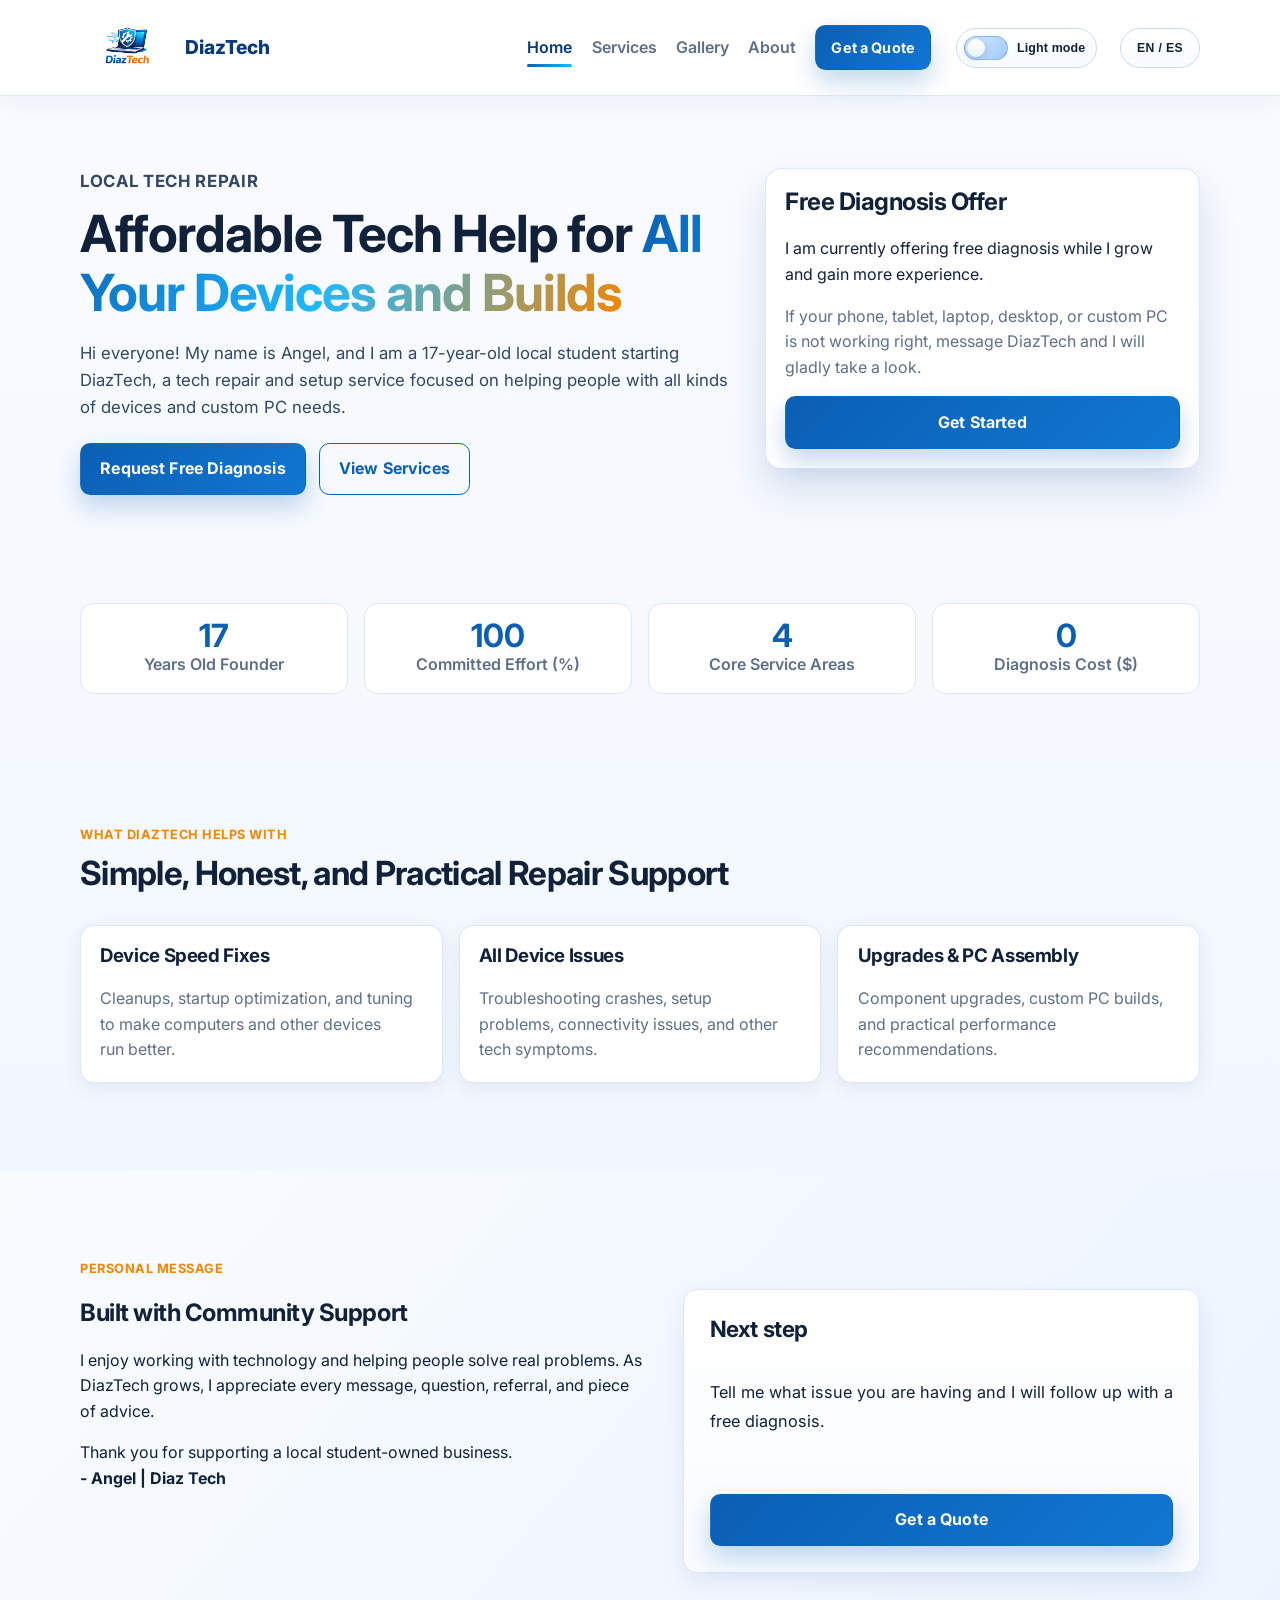
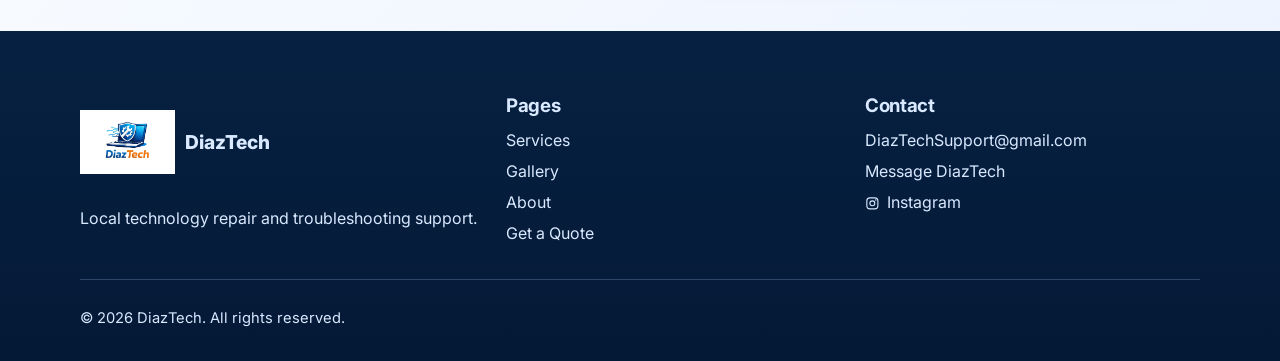
<file: index.html>
<!DOCTYPE html>
<html lang="en">
  <head>
    <meta charset="UTF-8" />
    <meta name="viewport" content="width=device-width, initial-scale=1.0" />
    <title>DiazTech | Local Device Repair & PC Assembly by Angel</title>
    <meta
      name="description"
      content="DiazTech is a local tech service by Angel offering help with phones, tablets, computers, troubleshooting, upgrades, and custom PC assembly."
    />
    <meta name="theme-color" content="#0a5fb4" />
    <link rel="preconnect" href="https://fonts.googleapis.com" />
    <link rel="preconnect" href="https://fonts.gstatic.com" crossorigin />
    <link
      href="https://fonts.googleapis.com/css2?family=Inter:wght@400;500;600;700;800&display=swap"
      rel="stylesheet"
    />
    <link rel="stylesheet" href="styles.css?v=20260424" />
  </head>
  <body>
    <a class="skip-link" href="#main">Skip to content</a>
    <header class="header">
      <div class="container nav-wrap">
        <a class="brand" href="index.html" aria-label="DiazTech Home">
          <img src="assets/logo.jpeg" alt="DiazTech logo" />
          <span>DiazTech</span>
        </a>
        <button class="menu-toggle" aria-expanded="false" aria-controls="site-nav">
          <span class="sr-only">Toggle menu</span>
          <span></span>
          <span></span>
          <span></span>
        </button>
        <nav id="site-nav" class="nav" aria-label="Main navigation">
          <a class="active" href="index.html">Home</a>
          <a href="services.html">Services</a>
          <a href="gallery.html">Gallery</a>
          <a href="about.html">About</a>
          <a class="btn btn-sm" href="quote.html">Get a Quote</a>
        </nav>
      </div>
    </header>

    <main id="main">
      <section class="hero section">
        <div class="container hero-grid">
          <div class="hero-copy">
            <p class="eyebrow">Local Tech Repair</p>
            <h1>Affordable Tech Help for <span class="hero-accent">All Your Devices and Builds</span></h1>
            <p>
              Hi everyone! My name is Angel, and I am a 17-year-old local student starting DiazTech,
              a tech repair and setup service focused on helping people with all kinds of devices and custom PC needs.
            </p>
            <div class="hero-cta">
              <a class="btn" href="quote.html">Request Free Diagnosis</a>
              <a class="btn btn-outline" href="services.html">View Services</a>
            </div>
          </div>
          <aside class="hero-card">
            <h2>Free Diagnosis Offer</h2>
            <p>I am currently offering free diagnosis while I grow and gain more experience.</p>
            <p class="note">
              If your phone, tablet, laptop, desktop, or custom PC is not working right, message DiazTech and I will gladly
              take a look.
            </p>
            <a class="btn btn-block" href="quote.html">Get Started</a>
          </aside>
        </div>
      </section>

      <section class="stats">
        <div class="container stats-grid">
          <article><strong data-counter="17">0</strong><span>Years Old Founder</span></article>
          <article><strong data-counter="100">0</strong><span>Committed Effort (%)</span></article>
          <article><strong data-counter="4">0</strong><span>Core Service Areas</span></article>
          <article><strong data-counter="0">0</strong><span>Diagnosis Cost ($)</span></article>
        </div>
      </section>

      <section class="section">
        <div class="container">
          <div class="section-head">
            <p class="eyebrow">What DiazTech Helps With</p>
            <h2>Simple, Honest, and Practical Repair Support</h2>
          </div>
          <div class="card-grid">
            <article class="card">
              <h3>Device Speed Fixes</h3>
              <p>Cleanups, startup optimization, and tuning to make computers and other devices run better.</p>
            </article>
            <article class="card">
              <h3>All Device Issues</h3>
              <p>Troubleshooting crashes, setup problems, connectivity issues, and other tech symptoms.</p>
            </article>
            <article class="card">
              <h3>Upgrades &amp; PC Assembly</h3>
              <p>Component upgrades, custom PC builds, and practical performance recommendations.</p>
            </article>
          </div>
        </div>
      </section>

      <section class="section section-alt">
        <div class="container two-col">
          <div>
            <p class="eyebrow">Personal Message</p>
            <h2>Built with Community Support</h2>
            <p>
              I enjoy working with technology and helping people solve real problems. As DiazTech
              grows, I appreciate every message, question, referral, and piece of advice.
            </p>
            <p>
              Thank you for supporting a local student-owned business.
              <br />
              <strong>- Angel | Diaz Tech</strong>
            </p>
          </div>
          <div class="panel panel-light">
            <h3>Next step</h3>
            <p>Tell me what issue you are having and I will follow up with a free diagnosis.</p>
            <a class="btn btn-block" href="quote.html">Get a Quote</a>
          </div>
        </div>
      </section>
    </main>

    <footer class="footer">
      <div class="container footer-grid">
        <div>
          <a class="brand brand-footer" href="index.html" aria-label="DiazTech Home">
            <img src="assets/logo.jpeg" alt="DiazTech logo" loading="lazy" />
            <span>DiazTech</span>
          </a>
          <p>Local technology repair and troubleshooting support.</p>
        </div>
        <div>
          <h3>Pages</h3>
          <ul>
            <li><a href="services.html">Services</a></li>
            <li><a href="gallery.html">Gallery</a></li>
            <li><a href="about.html">About</a></li>
            <li><a href="quote.html">Get a Quote</a></li>
          </ul>
        </div>
        <div>
          <h3>Contact</h3>
          <ul>
            <li><a href="mailto:DiazTechSupport@gmail.com">DiazTechSupport@gmail.com</a></li>
            <li><a href="quote.html">Message DiazTech</a></li>
            <li><a class="social-link" href="https://www.instagram.com/diaztech8/?hl=en" target="_blank" rel="noopener noreferrer" aria-label="DiazTech Instagram"><svg viewBox="0 0 24 24" aria-hidden="true" focusable="false"><rect x="3" y="3" width="18" height="18" rx="5" ry="5" fill="none" stroke="currentColor" stroke-width="1.8"></rect><circle cx="12" cy="12" r="4" fill="none" stroke="currentColor" stroke-width="1.8"></circle><circle cx="17.5" cy="6.5" r="1.2" fill="currentColor"></circle></svg><span>Instagram</span></a></li>
          </ul>
        </div>
      </div>
      <div class="container footer-bottom">
        <p>&copy; <span id="year"></span> DiazTech. All rights reserved.</p>
      </div>
    </footer>
    <script src="script.js?v=20260424"></script>
  </body>
</html>
</file>
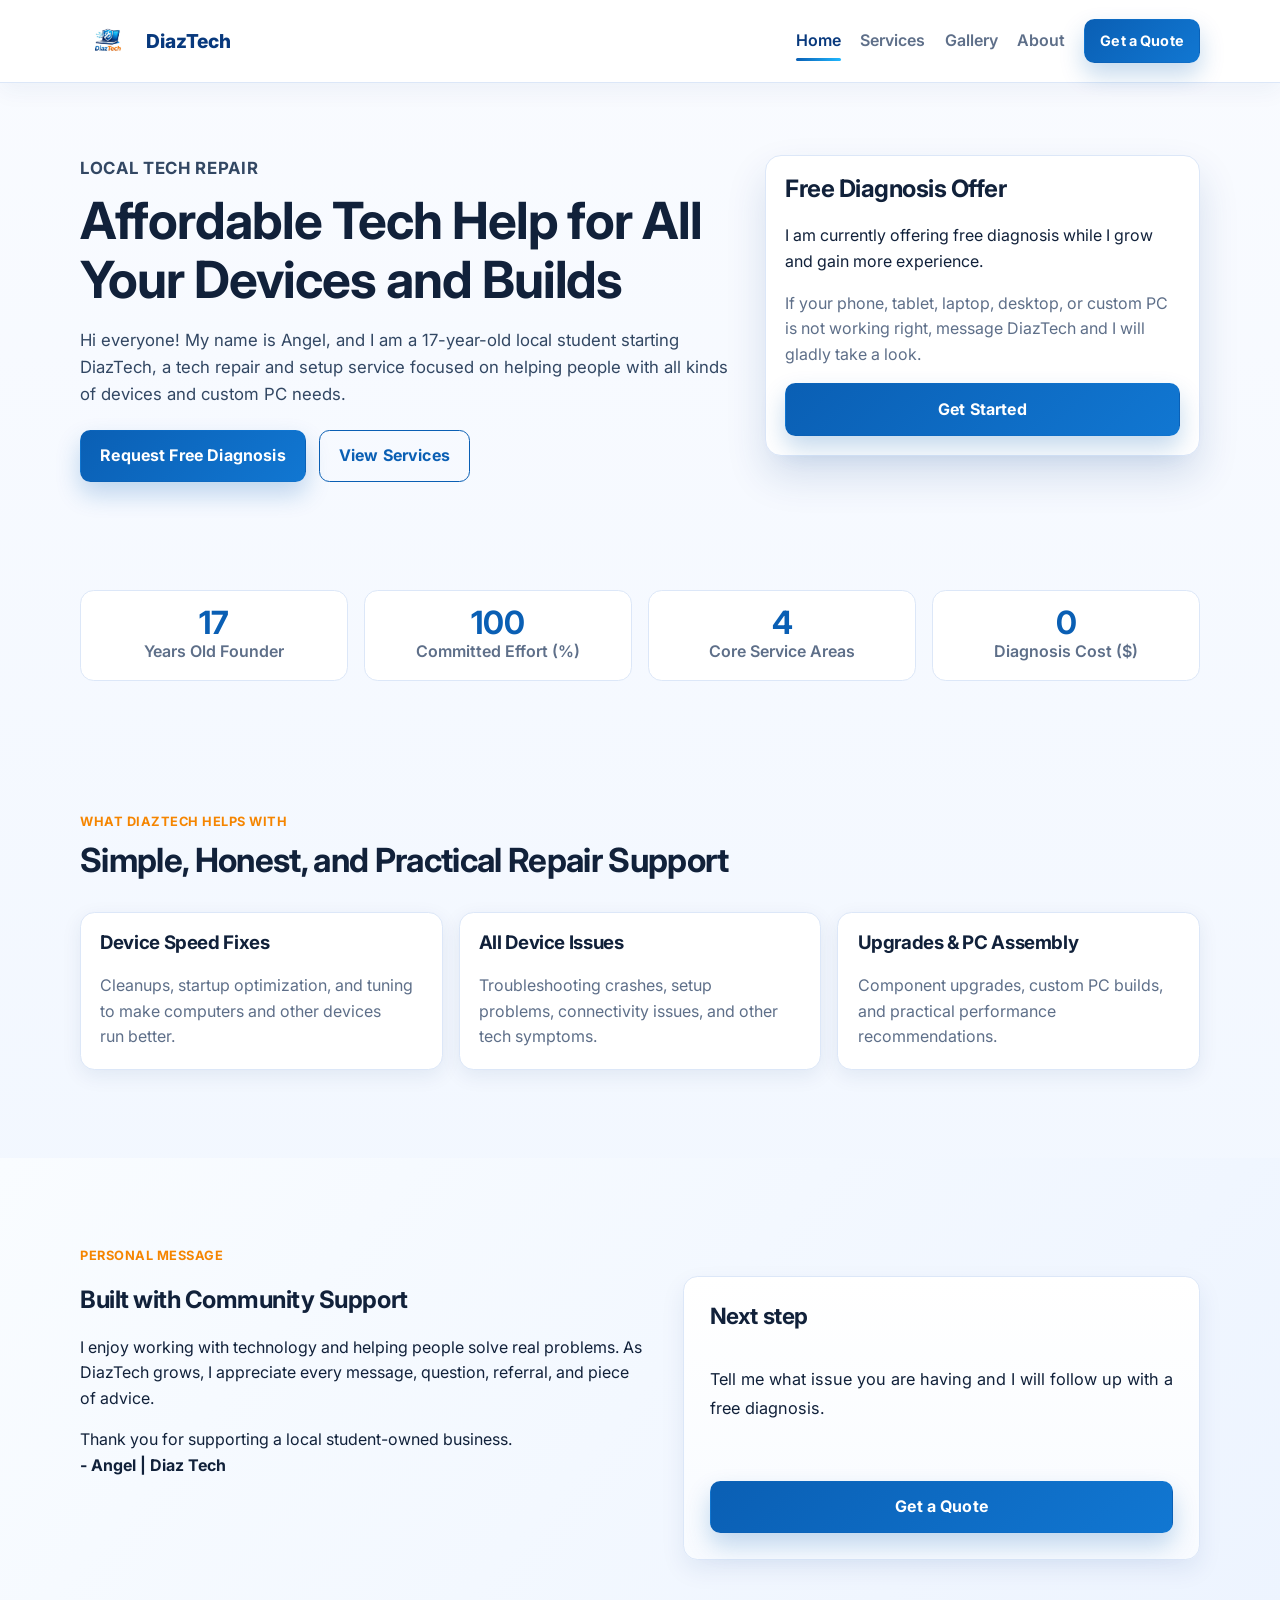
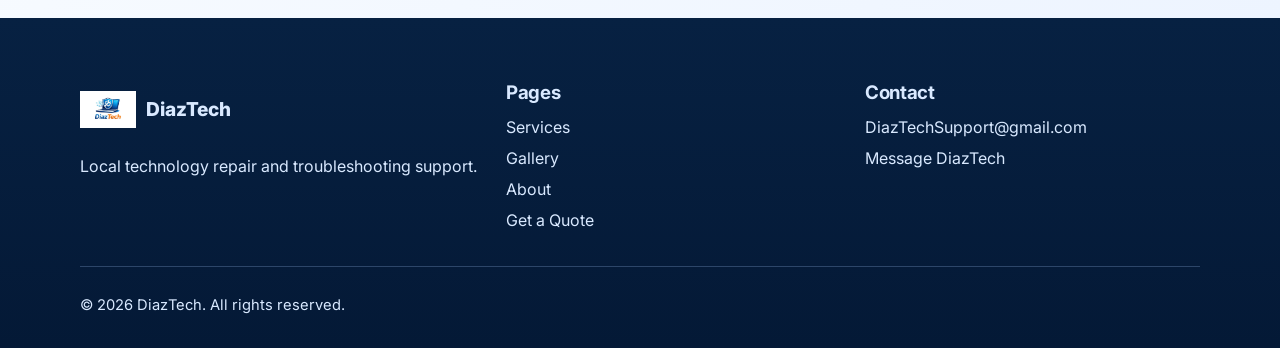
<file: Diaz-Tech-main/Diaz Test Folder/index.html>
<!DOCTYPE html>
<html lang="en">
  <head>
    <meta charset="UTF-8" />
    <meta name="viewport" content="width=device-width, initial-scale=1.0" />
    <title>DiazTech | Local Device Repair & PC Assembly by Angel</title>
    <meta
      name="description"
      content="DiazTech is a local tech service by Angel offering help with phones, tablets, computers, troubleshooting, upgrades, and custom PC assembly."
    />
    <meta name="theme-color" content="#0a5fb4" />
    <link rel="preconnect" href="https://fonts.googleapis.com" />
    <link rel="preconnect" href="https://fonts.gstatic.com" crossorigin />
    <link
      href="https://fonts.googleapis.com/css2?family=Inter:wght@400;500;600;700;800&display=swap"
      rel="stylesheet"
    />
    <link rel="stylesheet" href="styles.css" />
  </head>
  <body>
    <a class="skip-link" href="#main">Skip to content</a>
    <header class="header">
      <div class="container nav-wrap">
        <a class="brand" href="index.html" aria-label="DiazTech Home">
          <img src="assets/logo.jpeg" alt="DiazTech logo" />
          <span>DiazTech</span>
        </a>
        <button class="menu-toggle" aria-expanded="false" aria-controls="site-nav">
          <span class="sr-only">Toggle menu</span>
          <span></span>
          <span></span>
          <span></span>
        </button>
        <nav id="site-nav" class="nav" aria-label="Main navigation">
          <a class="active" href="index.html">Home</a>
          <a href="services.html">Services</a>
          <a href="gallery.html">Gallery</a>
          <a href="about.html">About</a>
          <a class="btn btn-sm" href="quote.html">Get a Quote</a>
        </nav>
      </div>
    </header>

    <main id="main">
      <section class="hero section">
        <div class="container hero-grid">
          <div class="hero-copy">
            <p class="eyebrow">Local Tech Repair</p>
            <h1>Affordable Tech Help for All Your Devices and Builds</h1>
            <p>
              Hi everyone! My name is Angel, and I am a 17-year-old local student starting DiazTech,
              a tech repair and setup service focused on helping people with all kinds of devices and custom PC needs.
            </p>
            <div class="hero-cta">
              <a class="btn" href="quote.html">Request Free Diagnosis</a>
              <a class="btn btn-outline" href="services.html">View Services</a>
            </div>
          </div>
          <aside class="hero-card">
            <h2>Free Diagnosis Offer</h2>
            <p>I am currently offering free diagnosis while I grow and gain more experience.</p>
            <p class="note">
              If your phone, tablet, laptop, desktop, or custom PC is not working right, message DiazTech and I will gladly
              take a look.
            </p>
            <a class="btn btn-block" href="quote.html">Get Started</a>
          </aside>
        </div>
      </section>

      <section class="stats">
        <div class="container stats-grid">
          <article><strong data-counter="17">0</strong><span>Years Old Founder</span></article>
          <article><strong data-counter="100">0</strong><span>Committed Effort (%)</span></article>
          <article><strong data-counter="4">0</strong><span>Core Service Areas</span></article>
          <article><strong data-counter="0">0</strong><span>Diagnosis Cost ($)</span></article>
        </div>
      </section>

      <section class="section">
        <div class="container">
          <div class="section-head">
            <p class="eyebrow">What DiazTech Helps With</p>
            <h2>Simple, Honest, and Practical Repair Support</h2>
          </div>
          <div class="card-grid">
            <article class="card">
              <h3>Device Speed Fixes</h3>
              <p>Cleanups, startup optimization, and tuning to make computers and other devices run better.</p>
            </article>
            <article class="card">
              <h3>All Device Issues</h3>
              <p>Troubleshooting crashes, setup problems, connectivity issues, and other tech symptoms.</p>
            </article>
            <article class="card">
              <h3>Upgrades &amp; PC Assembly</h3>
              <p>Component upgrades, custom PC builds, and practical performance recommendations.</p>
            </article>
          </div>
        </div>
      </section>

      <section class="section section-alt">
        <div class="container two-col">
          <div>
            <p class="eyebrow">Personal Message</p>
            <h2>Built with Community Support</h2>
            <p>
              I enjoy working with technology and helping people solve real problems. As DiazTech
              grows, I appreciate every message, question, referral, and piece of advice.
            </p>
            <p>
              Thank you for supporting a local student-owned business.
              <br />
              <strong>- Angel | Diaz Tech</strong>
            </p>
          </div>
          <div class="panel panel-light">
            <h3>Next step</h3>
            <p>Tell me what issue you are having and I will follow up with a free diagnosis.</p>
            <a class="btn btn-block" href="quote.html">Get a Quote</a>
          </div>
        </div>
      </section>
    </main>

    <footer class="footer">
      <div class="container footer-grid">
        <div>
          <a class="brand brand-footer" href="index.html" aria-label="DiazTech Home">
            <img src="assets/logo.jpeg" alt="DiazTech logo" />
            <span>DiazTech</span>
          </a>
          <p>Local technology repair and troubleshooting support.</p>
        </div>
        <div>
          <h3>Pages</h3>
          <ul>
            <li><a href="services.html">Services</a></li>
            <li><a href="gallery.html">Gallery</a></li>
            <li><a href="about.html">About</a></li>
            <li><a href="quote.html">Get a Quote</a></li>
          </ul>
        </div>
        <div>
          <h3>Contact</h3>
          <ul>
            <li><a href="mailto:DiazTechSupport@gmail.com">DiazTechSupport@gmail.com</a></li>
            <li><a href="quote.html">Message DiazTech</a></li>
          </ul>
        </div>
      </div>
      <div class="container footer-bottom">
        <p>&copy; <span id="year"></span> DiazTech. All rights reserved.</p>
      </div>
    </footer>
    <script src="script.js"></script>
  </body>
</html>
</file>
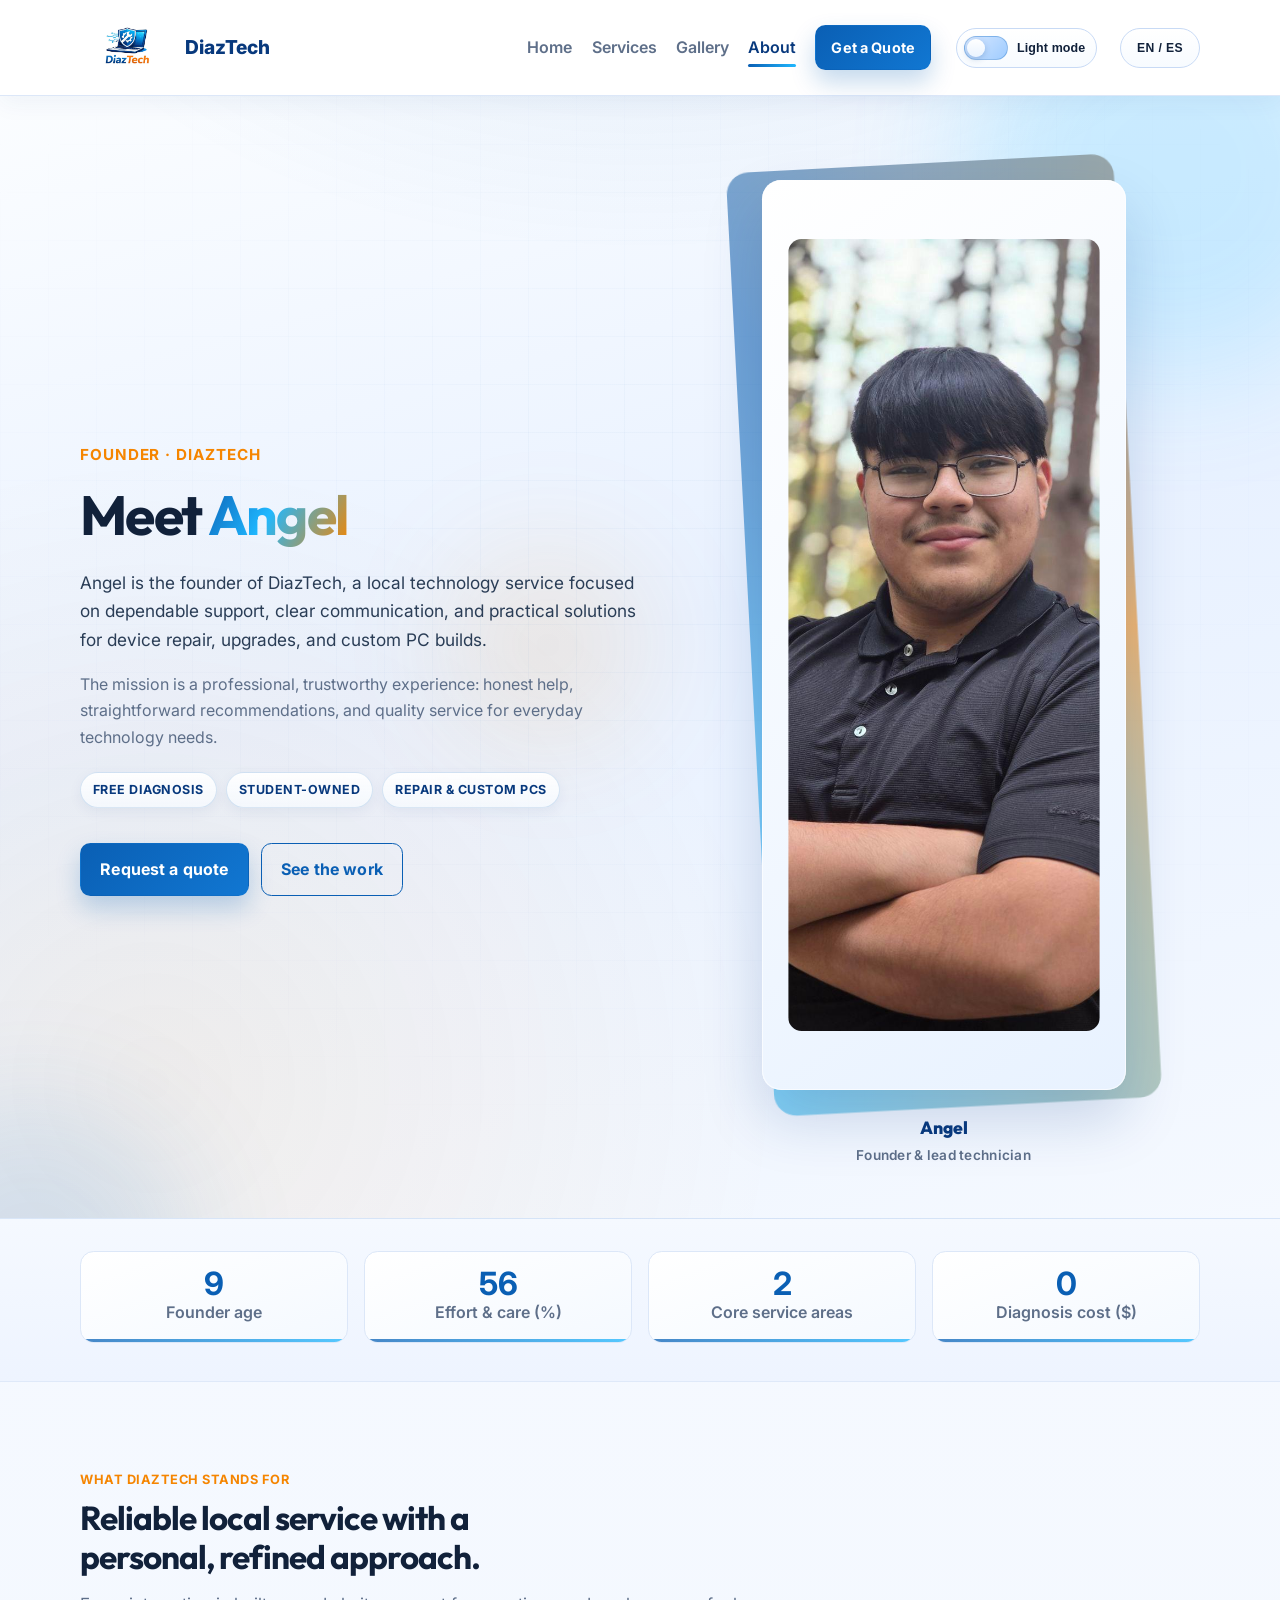
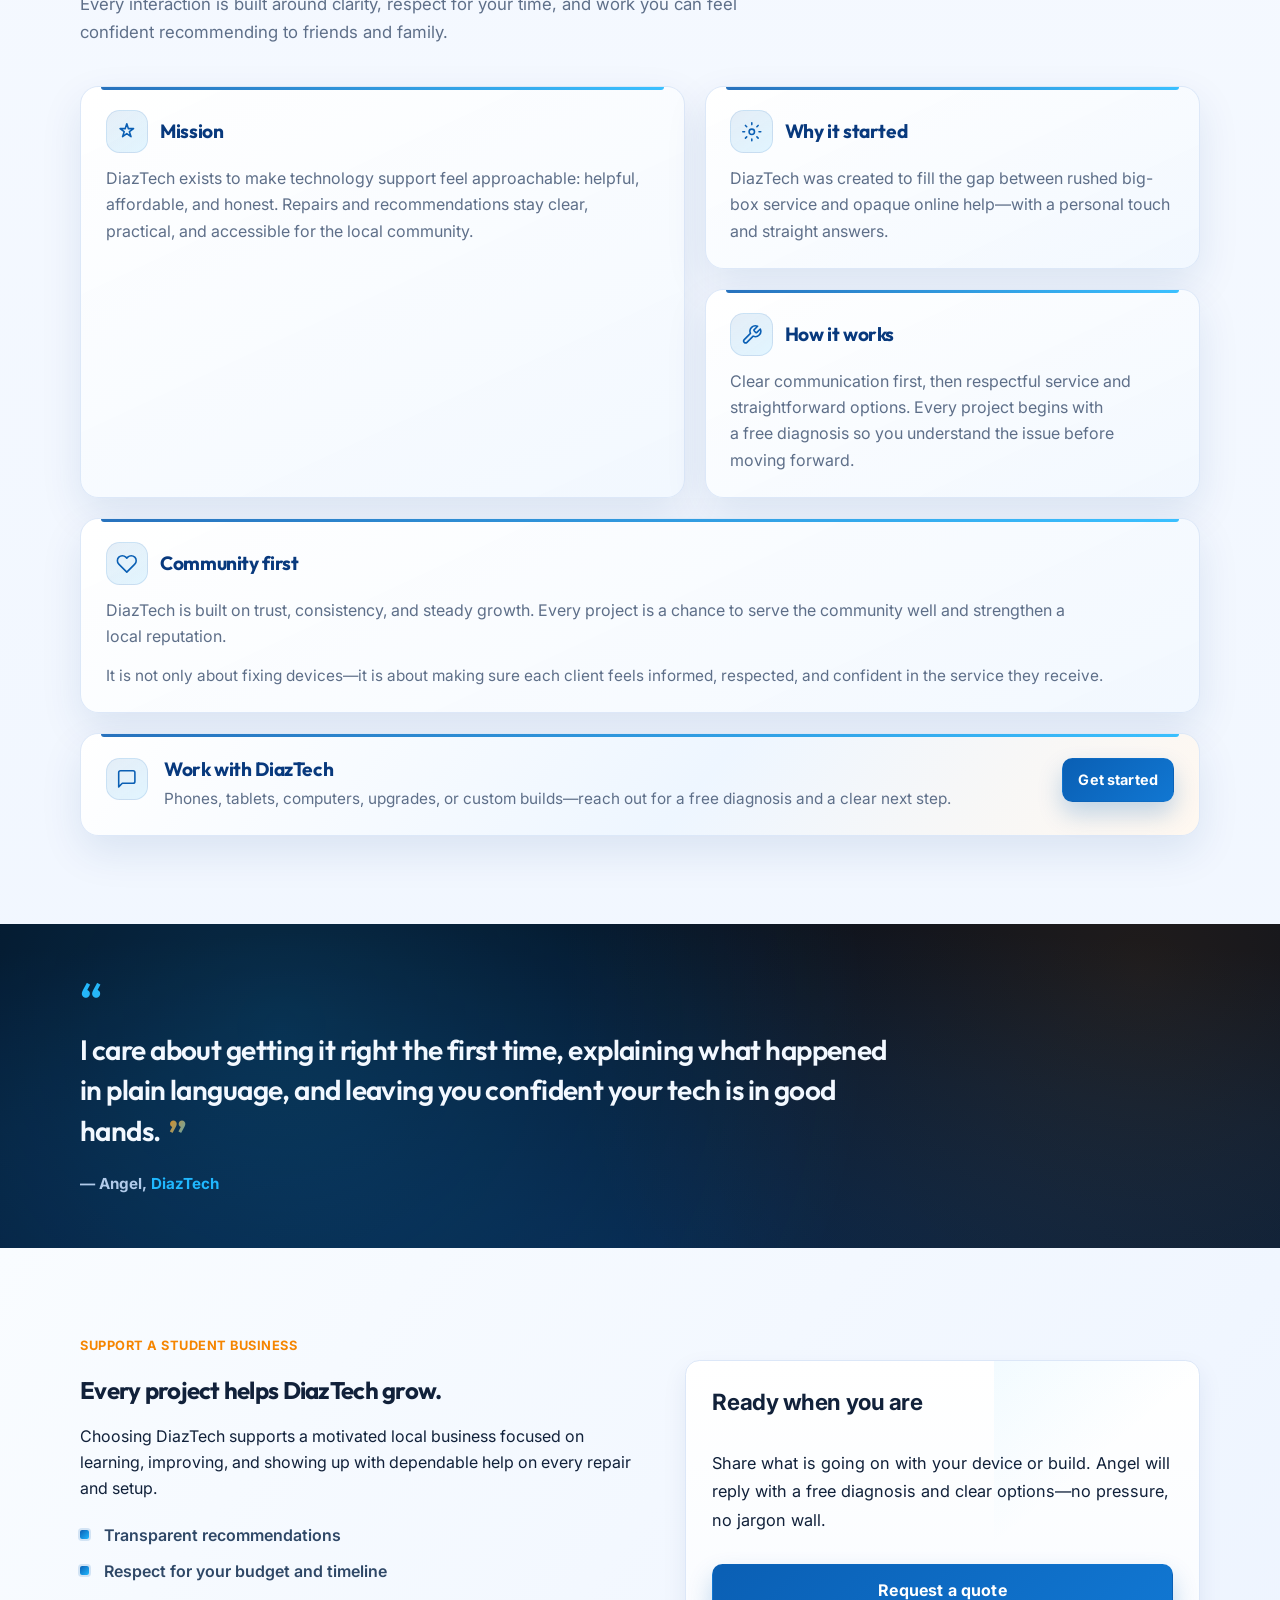
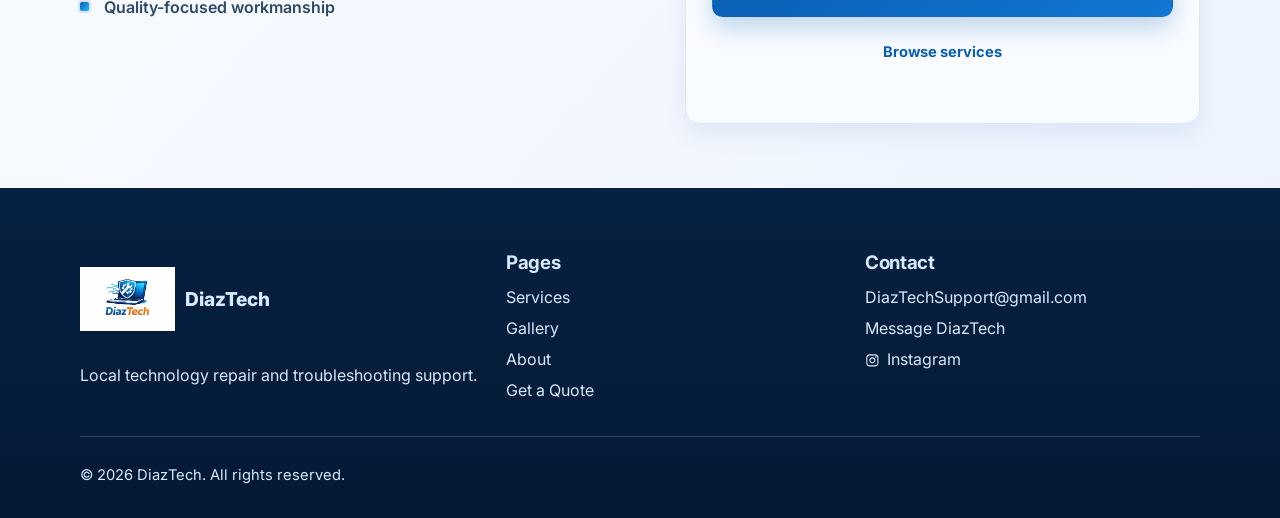
<file: about.html>
<!DOCTYPE html>
<html lang="en">
  <head>
    <meta charset="UTF-8" />
    <meta name="viewport" content="width=device-width, initial-scale=1.0" />
    <title>About DiazTech | Angel's Tech Story</title>
    <meta
      name="description"
      content="Learn about Angel, the founder of DiazTech, and the mission to help with all kinds of devices, repairs, and custom PC builds."
    />
    <meta name="theme-color" content="#0a5fb4" />
    <link rel="preconnect" href="https://fonts.googleapis.com" />
    <link rel="preconnect" href="https://fonts.gstatic.com" crossorigin />
    <link
      href="https://fonts.googleapis.com/css2?family=Inter:wght@400;500;600;700;800&family=Outfit:wght@500;600;700;800&display=swap"
      rel="stylesheet"
    />
    <link rel="stylesheet" href="styles.css?v=20260424" />
  </head>
  <body>
    <a class="skip-link" href="#main">Skip to content</a>
    <header class="header">
      <div class="container nav-wrap">
        <a class="brand" href="index.html" aria-label="DiazTech Home"><img src="assets/logo.jpeg" alt="DiazTech logo" /><span>DiazTech</span></a>
        <button class="menu-toggle" aria-expanded="false" aria-controls="site-nav"><span class="sr-only">Toggle menu</span><span></span><span></span><span></span></button>
        <nav id="site-nav" class="nav" aria-label="Main navigation">
          <a href="index.html">Home</a>
          <a href="services.html">Services</a>
          <a href="gallery.html">Gallery</a>
          <a class="active" href="about.html">About</a>
          <a class="btn btn-sm" href="quote.html">Get a Quote</a>
        </nav>
      </div>
    </header>
    <main id="main" class="about-page">
      <section class="page-hero about-hero-pro" aria-labelledby="about-hero-title">
        <div class="about-hero-bg" aria-hidden="true">
          <span class="about-hero-orb about-hero-orb--a"></span>
          <span class="about-hero-orb about-hero-orb--b"></span>
          <span class="about-hero-orb about-hero-orb--c"></span>
          <span class="about-hero-gridlines"></span>
        </div>
        <div class="container about-hero about-hero-pro-inner">
          <div class="about-copy about-copy-pro">
            <p class="eyebrow about-hero-eyebrow">Founder · DiazTech</p>
            <h1 id="about-hero-title">Meet <span class="about-hero-accent">Angel</span></h1>
            <p class="about-lead">
              Angel is the founder of DiazTech, a local technology service focused on dependable support, clear communication,
              and practical solutions for device repair, upgrades, and custom PC builds.
            </p>
            <p class="about-sub">
              The mission is a professional, trustworthy experience: honest help, straightforward recommendations, and quality
              service for everyday technology needs.
            </p>
            <ul class="about-hero-tags" aria-label="Highlights">
              <li>Free diagnosis</li>
              <li>Student-owned</li>
              <li>Repair &amp; custom PCs</li>
            </ul>
            <div class="about-hero-actions">
              <a class="btn" href="quote.html">Request a quote</a>
              <a class="btn btn-outline" href="gallery.html">See the work</a>
            </div>
          </div>
          <figure class="about-hero-figure">
            <div class="about-photo-stage">
              <span class="about-photo-ring" aria-hidden="true"></span>
              <div class="about-photo-frame">
                <img class="about-photo" src="assets/gallery-owner.jpeg" alt="Angel, owner of DiazTech" width="720" height="900" loading="lazy" decoding="async" />
              </div>
            </div>
            <figcaption class="about-photo-caption">
              <span class="about-photo-caption-name">Angel</span>
              <span class="about-photo-caption-role">Founder &amp; lead technician</span>
            </figcaption>
          </figure>
        </div>
      </section>

      <section class="stats about-stats" aria-label="At a glance">
        <div class="container stats-grid about-stats-grid">
          <article data-reveal><strong data-counter="17">0</strong><span>Founder age</span></article>
          <article data-reveal><strong data-counter="100">0</strong><span>Effort &amp; care (%)</span></article>
          <article data-reveal><strong data-counter="4">0</strong><span>Core service areas</span></article>
          <article data-reveal><strong data-counter="0">0</strong><span>Diagnosis cost ($)</span></article>
        </div>
      </section>

      <section class="section about-values-section">
        <div class="container">
          <div class="section-head about-section-head">
            <p class="eyebrow">What DiazTech stands for</p>
            <h2>Reliable local service with a personal, refined approach.</h2>
            <p class="about-section-deck">
              Every interaction is built around clarity, respect for your time, and work you can feel confident recommending to
              friends and family.
            </p>
          </div>

          <div class="about-bento">
            <article class="about-bento-card about-bento__mission" data-reveal>
              <div class="about-bento-card__head">
                <span class="about-bento-icon" aria-hidden="true">
                  <svg viewBox="0 0 24 24" fill="none" stroke="currentColor" stroke-width="1.75" stroke-linecap="round" stroke-linejoin="round">
                    <path d="M12 3l1.8 5.5h5.7l-4.6 3.4 1.8 5.5-4.7-3.4-4.7 3.4 1.8-5.5-4.6-3.4h5.7z" />
                  </svg>
                </span>
                <h3>Mission</h3>
              </div>
              <p>
                DiazTech exists to make technology support feel approachable: helpful, affordable, and honest. Repairs and
                recommendations stay clear, practical, and accessible for the local community.
              </p>
            </article>
            <div class="about-bento__stack">
              <article class="about-bento-card" data-reveal>
                <div class="about-bento-card__head">
                  <span class="about-bento-icon" aria-hidden="true">
                    <svg viewBox="0 0 24 24" fill="none" stroke="currentColor" stroke-width="1.75" stroke-linecap="round" stroke-linejoin="round">
                      <circle cx="12" cy="12" r="3" />
                      <path d="M12 2v2M12 20v2M4.93 4.93l1.41 1.41M17.66 17.66l1.41 1.41M2 12h2M20 12h2M4.93 19.07l1.41-1.41M17.66 6.34l1.41-1.41" />
                    </svg>
                  </span>
                  <h3>Why it started</h3>
                </div>
                <p>
                  DiazTech was created to fill the gap between rushed big-box service and opaque online help—with a personal
                  touch and straight answers.
                </p>
              </article>
              <article class="about-bento-card" data-reveal>
                <div class="about-bento-card__head">
                  <span class="about-bento-icon" aria-hidden="true">
                    <svg viewBox="0 0 24 24" fill="none" stroke="currentColor" stroke-width="1.75" stroke-linecap="round" stroke-linejoin="round">
                      <path d="M14.7 6.3a1 1 0 000 1.4l1.6 1.6a1 1 0 001.4 0l3.77-3.77a6 6 0 01-7.94 7.94l-6.91 6.91a2.12 2.12 0 01-3-3l6.91-6.91a6 6 0 017.94-7.94l-3.76 3.76z" />
                    </svg>
                  </span>
                  <h3>How it works</h3>
                </div>
                <p>
                  Clear communication first, then respectful service and straightforward options. Every project begins with a
                  free diagnosis so you understand the issue before moving forward.
                </p>
              </article>
            </div>
            <article class="about-bento-card about-bento__community" data-reveal>
              <div class="about-bento-card__head">
                <span class="about-bento-icon" aria-hidden="true">
                  <svg viewBox="0 0 24 24" fill="none" stroke="currentColor" stroke-width="1.75" stroke-linecap="round" stroke-linejoin="round">
                    <path d="M20.84 4.61a5.5 5.5 0 00-7.78 0L12 5.67l-1.06-1.06a5.5 5.5 0 00-7.78 7.78l1.06 1.06L12 21.23l7.78-7.78 1.06-1.06a5.5 5.5 0 000-7.78z" />
                  </svg>
                </span>
                <h3>Community first</h3>
              </div>
              <p>
                DiazTech is built on trust, consistency, and steady growth. Every project is a chance to serve the community
                well and strengthen a local reputation.
              </p>
              <p class="about-bento-muted">
                It is not only about fixing devices—it is about making sure each client feels informed, respected, and confident
                in the service they receive.
              </p>
            </article>
            <article class="about-bento-card about-bento__work" data-reveal>
              <div class="about-bento-card__head about-bento-card__head--inline">
                <span class="about-bento-icon" aria-hidden="true">
                  <svg viewBox="0 0 24 24" fill="none" stroke="currentColor" stroke-width="1.75" stroke-linecap="round" stroke-linejoin="round">
                    <path d="M21 15a2 2 0 01-2 2H7l-4 4V5a2 2 0 012-2h14a2 2 0 012 2z" />
                  </svg>
                </span>
                <div>
                  <h3>Work with DiazTech</h3>
                  <p class="about-bento-muted about-bento-muted--tight">
                    Phones, tablets, computers, upgrades, or custom builds—reach out for a free diagnosis and a clear next step.
                  </p>
                </div>
                <a class="btn btn-sm about-bento-cta" href="quote.html">Get started</a>
              </div>
            </article>
          </div>
        </div>
      </section>

      <section class="about-quote-band" aria-labelledby="quote-heading">
        <div class="about-quote-band__glow" aria-hidden="true"></div>
        <div class="container">
          <blockquote class="about-quote">
            <p id="quote-heading">
              I care about getting it right the first time, explaining what happened in plain language, and leaving you confident
              your tech is in good hands.
            </p>
            <footer>— Angel, <cite>DiazTech</cite></footer>
          </blockquote>
        </div>
      </section>

      <section class="section section-alt about-closer">
        <div class="container about-closer-grid">
          <div class="about-closer-copy">
            <p class="eyebrow">Support a student business</p>
            <h2>Every project helps DiazTech grow.</h2>
            <p>
              Choosing DiazTech supports a motivated local business focused on learning, improving, and showing up with
              dependable help on every repair and setup.
            </p>
            <ul class="about-closer-list">
              <li>Transparent recommendations</li>
              <li>Respect for your budget and timeline</li>
              <li>Quality-focused workmanship</li>
            </ul>
          </div>
          <div class="about-closer-panel panel panel-light">
            <div class="about-closer-panel__shine" aria-hidden="true"></div>
            <h3>Ready when you are</h3>
            <p>
              Share what is going on with your device or build. Angel will reply with a free diagnosis and clear options—no
              pressure, no jargon wall.
            </p>
            <a class="btn btn-block" href="quote.html">Request a quote</a>
            <a class="about-closer-secondary" href="services.html">Browse services</a>
          </div>
        </div>
      </section>
    </main>
    <footer class="footer">
      <div class="container footer-grid">
        <div>
          <a class="brand brand-footer" href="index.html"><img src="assets/logo.jpeg" alt="DiazTech logo" loading="lazy" /><span>DiazTech</span></a>
          <p>Local technology repair and troubleshooting support.</p>
        </div>
        <div>
          <h3>Pages</h3>
          <ul>
            <li><a href="services.html">Services</a></li>
            <li><a href="gallery.html">Gallery</a></li>
            <li><a href="about.html">About</a></li>
            <li><a href="quote.html">Get a Quote</a></li>
          </ul>
        </div>
        <div>
          <h3>Contact</h3>
          <ul>
            <li><a href="mailto:DiazTechSupport@gmail.com">DiazTechSupport@gmail.com</a></li>
            <li><a href="quote.html">Message DiazTech</a></li>
            <li><a class="social-link" href="https://www.instagram.com/diaztech8/?hl=en" target="_blank" rel="noopener noreferrer" aria-label="DiazTech Instagram"><svg viewBox="0 0 24 24" aria-hidden="true" focusable="false"><rect x="3" y="3" width="18" height="18" rx="5" ry="5" fill="none" stroke="currentColor" stroke-width="1.8"></rect><circle cx="12" cy="12" r="4" fill="none" stroke="currentColor" stroke-width="1.8"></circle><circle cx="17.5" cy="6.5" r="1.2" fill="currentColor"></circle></svg><span>Instagram</span></a></li>
          </ul>
        </div>
      </div>
      <div class="container footer-bottom"><p>&copy; <span id="year"></span> DiazTech. All rights reserved.</p></div>
    </footer>
    <script src="script.js?v=20260424"></script>
  </body>
</html>
</file>
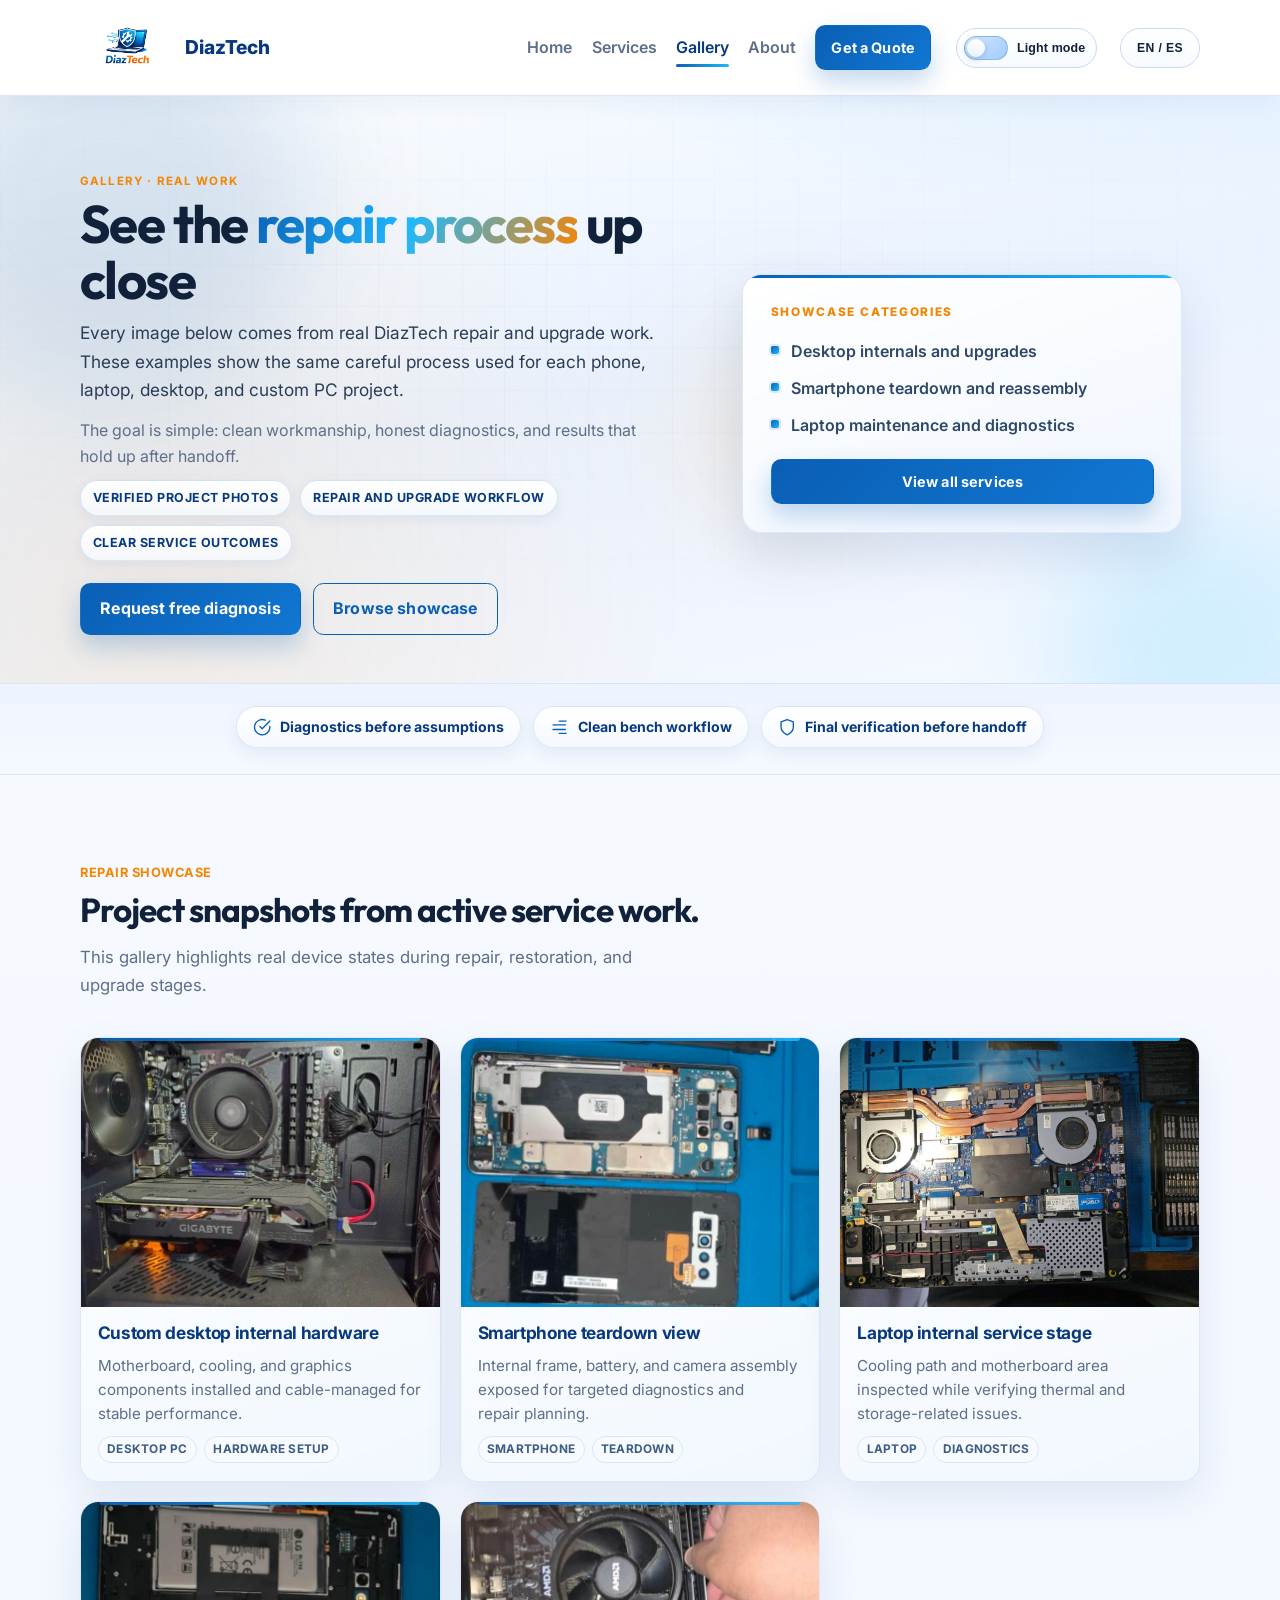
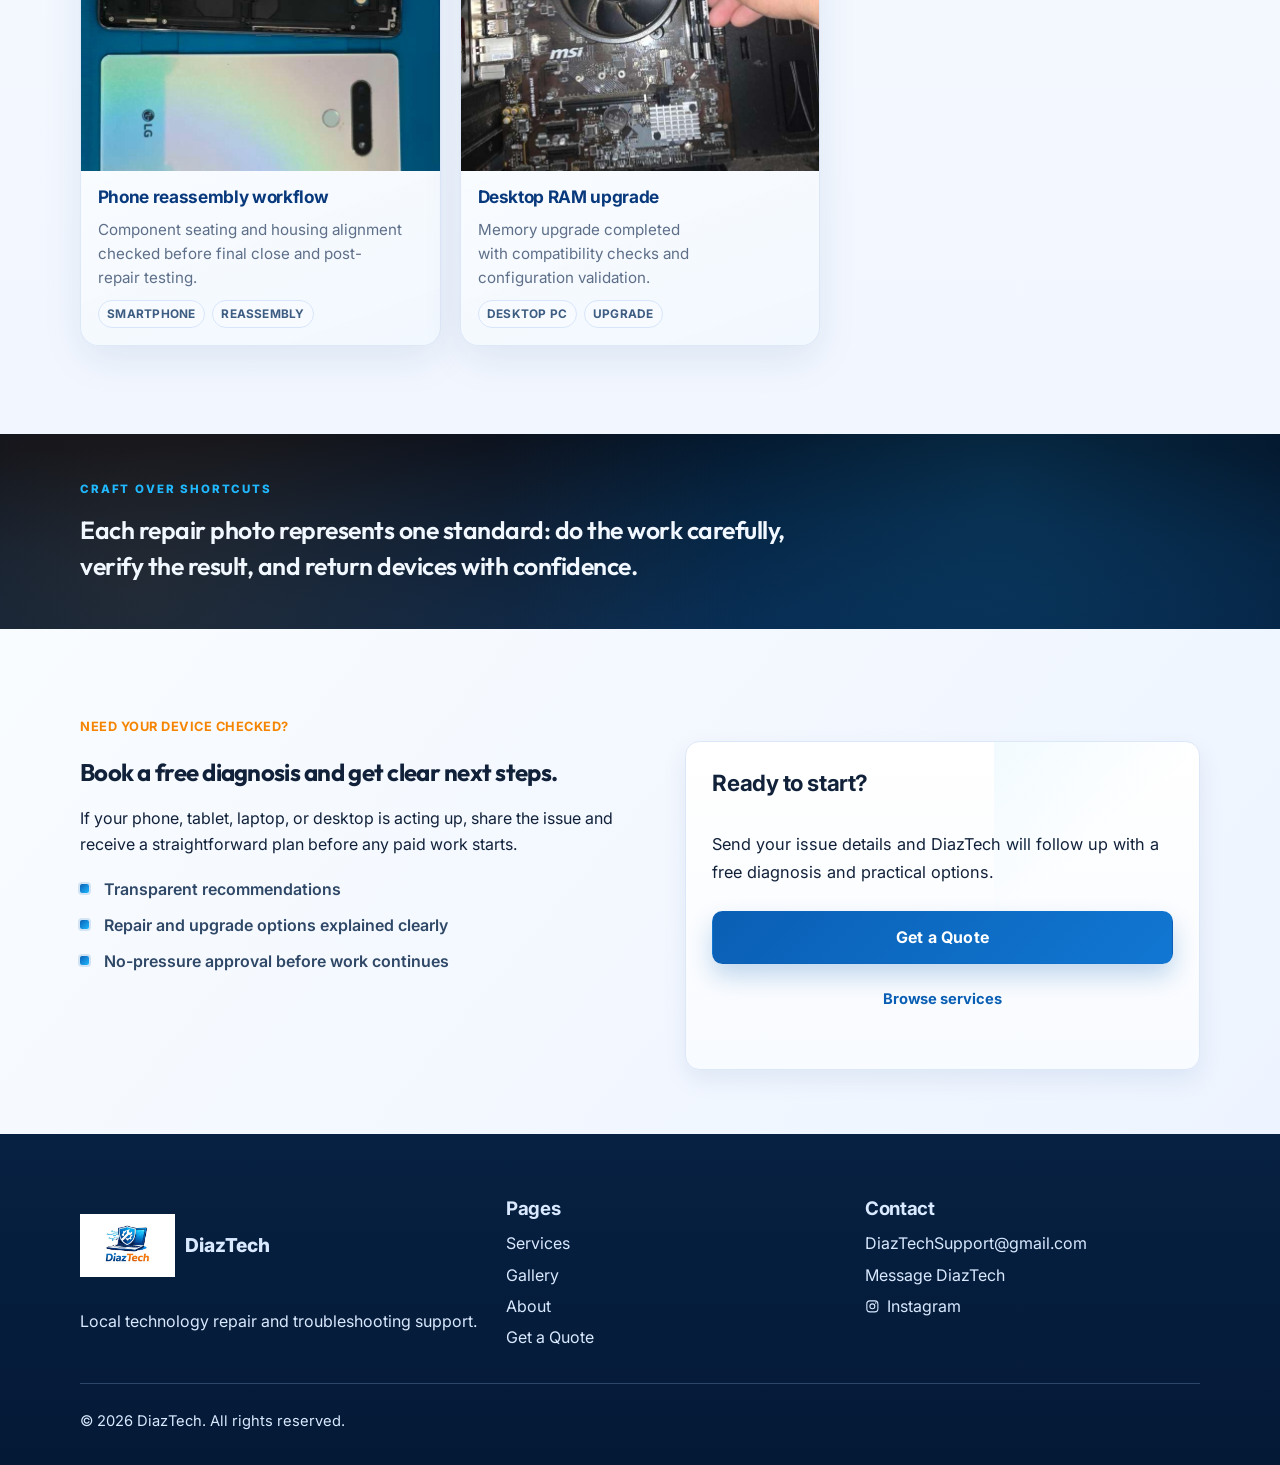
<file: gallery.html>
<!DOCTYPE html>
<html lang="en">
  <head>
    <meta charset="UTF-8" />
    <meta name="viewport" content="width=device-width, initial-scale=1.0" />
    <title>DiazTech Gallery | Recent Work</title>
    <meta name="description" content="View DiazTech repair gallery and examples of common computer repair and upgrade jobs." />
    <meta name="theme-color" content="#0a5fb4" />
    <link rel="preconnect" href="https://fonts.googleapis.com" />
    <link rel="preconnect" href="https://fonts.gstatic.com" crossorigin />
    <link
      href="https://fonts.googleapis.com/css2?family=Inter:wght@400;500;600;700;800&family=Outfit:wght@500;600;700;800&display=swap"
      rel="stylesheet"
    />
    <link rel="stylesheet" href="styles.css?v=20260424" />
  </head>
  <body>
    <a class="skip-link" href="#main">Skip to content</a>
    <header class="header">
      <div class="container nav-wrap">
        <a class="brand" href="index.html" aria-label="DiazTech Home"><img src="assets/logo.jpeg" alt="DiazTech logo" /><span>DiazTech</span></a>
        <button class="menu-toggle" aria-expanded="false" aria-controls="site-nav"><span class="sr-only">Toggle menu</span><span></span><span></span><span></span></button>
        <nav id="site-nav" class="nav" aria-label="Main navigation">
          <a href="index.html">Home</a>
          <a href="services.html">Services</a>
          <a class="active" href="gallery.html">Gallery</a>
          <a href="about.html">About</a>
          <a class="btn btn-sm" href="quote.html">Get a Quote</a>
        </nav>
      </div>
    </header>
    <main id="main" class="gallery-page">
      <section class="gallery-hero-pro" aria-labelledby="gallery-hero-title">
        <div class="gallery-hero-bg" aria-hidden="true">
          <span class="gallery-hero-orb gallery-hero-orb--a"></span>
          <span class="gallery-hero-orb gallery-hero-orb--b"></span>
          <span class="gallery-hero-orb gallery-hero-orb--c"></span>
          <span class="gallery-hero-gridlines"></span>
        </div>
        <div class="container gallery-hero-inner">
          <div class="gallery-hero-copy">
            <p class="eyebrow gallery-hero-eyebrow">Gallery · Real Work</p>
            <h1 id="gallery-hero-title">See the <span class="gallery-hero-accent">repair process</span> up close</h1>
            <p class="gallery-lead">
              Every image below comes from real DiazTech repair and upgrade work. These examples show the same careful process used for each phone,
              laptop, desktop, and custom PC project.
            </p>
            <p class="gallery-sub">
              The goal is simple: clean workmanship, honest diagnostics, and results that hold up after handoff.
            </p>
            <ul class="gallery-hero-tags" aria-label="Gallery highlights">
              <li>Verified project photos</li>
              <li>Repair and upgrade workflow</li>
              <li>Clear service outcomes</li>
            </ul>
            <div class="gallery-hero-actions">
              <a class="btn" href="quote.html">Request free diagnosis</a>
              <a class="btn btn-outline" href="#repair-showcase">Browse showcase</a>
            </div>
          </div>
          <aside class="gallery-hero-aside" aria-label="What this gallery includes">
            <div class="gallery-hero-card">
              <p class="gallery-hero-card-label">Showcase categories</p>
              <ul class="gallery-hero-card-list">
                <li>
                  <span class="gallery-hero-card-dot" aria-hidden="true"></span>
                  <span>Desktop internals and upgrades</span>
                </li>
                <li>
                  <span class="gallery-hero-card-dot" aria-hidden="true"></span>
                  <span>Smartphone teardown and reassembly</span>
                </li>
                <li>
                  <span class="gallery-hero-card-dot" aria-hidden="true"></span>
                  <span>Laptop maintenance and diagnostics</span>
                </li>
              </ul>
              <a class="btn btn-block btn-sm" href="services.html">View all services</a>
            </div>
          </aside>
        </div>
      </section>

      <section class="gallery-trust-strip" aria-label="Service standards">
        <div class="container gallery-trust-strip-inner">
          <div class="gallery-trust-pill" data-reveal>
            <span class="gallery-trust-pill-icon" aria-hidden="true">
              <svg viewBox="0 0 24 24" fill="none" stroke="currentColor" stroke-width="1.75" stroke-linecap="round" stroke-linejoin="round">
                <path d="M22 11.08V12a10 10 0 11-5.93-9.14" />
                <path d="M22 4L12 14.01l-3-3" />
              </svg>
            </span>
            <span>Diagnostics before assumptions</span>
          </div>
          <div class="gallery-trust-pill" data-reveal>
            <span class="gallery-trust-pill-icon" aria-hidden="true">
              <svg viewBox="0 0 24 24" fill="none" stroke="currentColor" stroke-width="1.75" stroke-linecap="round" stroke-linejoin="round">
                <path d="M12 20h9" />
                <path d="M12 4h9" />
                <path d="M4 9h16" />
                <path d="M4 15h16" />
              </svg>
            </span>
            <span>Clean bench workflow</span>
          </div>
          <div class="gallery-trust-pill" data-reveal>
            <span class="gallery-trust-pill-icon" aria-hidden="true">
              <svg viewBox="0 0 24 24" fill="none" stroke="currentColor" stroke-width="1.75" stroke-linecap="round" stroke-linejoin="round">
                <path d="M12 22s8-4 8-10V5l-8-3-8 3v7c0 6 8 10 8 10z" />
              </svg>
            </span>
            <span>Final verification before handoff</span>
          </div>
        </div>
      </section>

      <section class="section gallery-showcase" id="repair-showcase">
        <div class="container">
          <div class="section-head gallery-section-head-pro">
            <p class="eyebrow">Repair Showcase</p>
            <h2>Project snapshots from active service work.</h2>
            <p class="gallery-section-deck">
              This gallery highlights real device states during repair, restoration, and upgrade stages.
            </p>
          </div>
          <div class="gallery-showcase-grid">
            <article class="gallery-shot" data-reveal>
              <figure class="gallery-shot-media">
                <img src="assets/gallery-1.jpeg" alt="Custom desktop PC internal hardware setup" loading="lazy" decoding="async" />
              </figure>
              <div class="gallery-shot-copy">
                <h3>Custom desktop internal hardware</h3>
                <p>Motherboard, cooling, and graphics components installed and cable-managed for stable performance.</p>
                <div class="gallery-shot-meta"><span>Desktop PC</span><span>Hardware Setup</span></div>
              </div>
            </article>
            <article class="gallery-shot" data-reveal>
              <figure class="gallery-shot-media">
                <img src="assets/gallery-2.jpeg" alt="Smartphone disassembled with battery and camera module" loading="lazy" decoding="async" />
              </figure>
              <div class="gallery-shot-copy">
                <h3>Smartphone teardown view</h3>
                <p>Internal frame, battery, and camera assembly exposed for targeted diagnostics and repair planning.</p>
                <div class="gallery-shot-meta"><span>Smartphone</span><span>Teardown</span></div>
              </div>
            </article>
            <article class="gallery-shot" data-reveal>
              <figure class="gallery-shot-media">
                <img src="assets/gallery-3.jpeg" alt="Laptop internals with cooling system and motherboard exposed" loading="lazy" decoding="async" />
              </figure>
              <div class="gallery-shot-copy">
                <h3>Laptop internal service stage</h3>
                <p>Cooling path and motherboard area inspected while verifying thermal and storage-related issues.</p>
                <div class="gallery-shot-meta"><span>Laptop</span><span>Diagnostics</span></div>
              </div>
            </article>
            <article class="gallery-shot" data-reveal>
              <figure class="gallery-shot-media">
                <img src="assets/gallery-4.jpeg" alt="LG smartphone reassembly with back cover and battery visible" loading="lazy" decoding="async" />
              </figure>
              <div class="gallery-shot-copy">
                <h3>Phone reassembly workflow</h3>
                <p>Component seating and housing alignment checked before final close and post-repair testing.</p>
                <div class="gallery-shot-meta"><span>Smartphone</span><span>Reassembly</span></div>
              </div>
            </article>
            <article class="gallery-shot" data-reveal>
              <figure class="gallery-shot-media">
                <img src="assets/gallery-5.jpeg" alt="Desktop motherboard with RAM installation in progress" loading="lazy" decoding="async" />
              </figure>
              <div class="gallery-shot-copy">
                <h3>Desktop RAM upgrade</h3>
                <p>Memory upgrade completed with compatibility checks and configuration validation.</p>
                <div class="gallery-shot-meta"><span>Desktop PC</span><span>Upgrade</span></div>
              </div>
            </article>
          </div>
        </div>
      </section>

      <section class="gallery-quote-band" aria-labelledby="gallery-quote-heading">
        <div class="gallery-quote-band__glow" aria-hidden="true"></div>
        <div class="container">
          <p class="gallery-quote-band__eyebrow" id="gallery-quote-heading">Craft over shortcuts</p>
          <p class="gallery-quote-band__text">
            Each repair photo represents one standard: do the work carefully, verify the result, and return devices with confidence.
          </p>
        </div>
      </section>

      <section class="section section-alt gallery-closer">
        <div class="container gallery-closer-grid">
          <div class="gallery-closer-copy">
            <p class="eyebrow">Need your device checked?</p>
            <h2>Book a free diagnosis and get clear next steps.</h2>
            <p>
              If your phone, tablet, laptop, or desktop is acting up, share the issue and receive a straightforward plan before any paid work starts.
            </p>
            <ul class="gallery-closer-list">
              <li>Transparent recommendations</li>
              <li>Repair and upgrade options explained clearly</li>
              <li>No-pressure approval before work continues</li>
            </ul>
          </div>
          <div class="gallery-closer-panel panel panel-light">
            <div class="gallery-closer-panel__shine" aria-hidden="true"></div>
            <h3>Ready to start?</h3>
            <p>Send your issue details and DiazTech will follow up with a free diagnosis and practical options.</p>
            <a class="btn btn-block" href="quote.html">Get a Quote</a>
            <a class="gallery-closer-secondary" href="services.html">Browse services</a>
          </div>
        </div>
      </section>
    </main>
    <footer class="footer">
      <div class="container footer-grid">
        <div>
          <a class="brand brand-footer" href="index.html"><img src="assets/logo.jpeg" alt="DiazTech logo" loading="lazy" /><span>DiazTech</span></a>
          <p>Local technology repair and troubleshooting support.</p>
        </div>
        <div>
          <h3>Pages</h3>
          <ul>
            <li><a href="services.html">Services</a></li>
            <li><a href="gallery.html">Gallery</a></li>
            <li><a href="about.html">About</a></li>
            <li><a href="quote.html">Get a Quote</a></li>
          </ul>
        </div>
        <div>
          <h3>Contact</h3>
          <ul>
            <li><a href="mailto:DiazTechSupport@gmail.com">DiazTechSupport@gmail.com</a></li>
            <li><a href="quote.html">Message DiazTech</a></li>
            <li><a class="social-link" href="https://www.instagram.com/diaztech8/?hl=en" target="_blank" rel="noopener noreferrer" aria-label="DiazTech Instagram"><svg viewBox="0 0 24 24" aria-hidden="true" focusable="false"><rect x="3" y="3" width="18" height="18" rx="5" ry="5" fill="none" stroke="currentColor" stroke-width="1.8"></rect><circle cx="12" cy="12" r="4" fill="none" stroke="currentColor" stroke-width="1.8"></circle><circle cx="17.5" cy="6.5" r="1.2" fill="currentColor"></circle></svg><span>Instagram</span></a></li>
          </ul>
        </div>
      </div>
      <div class="container footer-bottom"><p>&copy; <span id="year"></span> DiazTech. All rights reserved.</p></div>
    </footer>
    <script src="script.js?v=20260424"></script>
  </body>
</html>
</file>
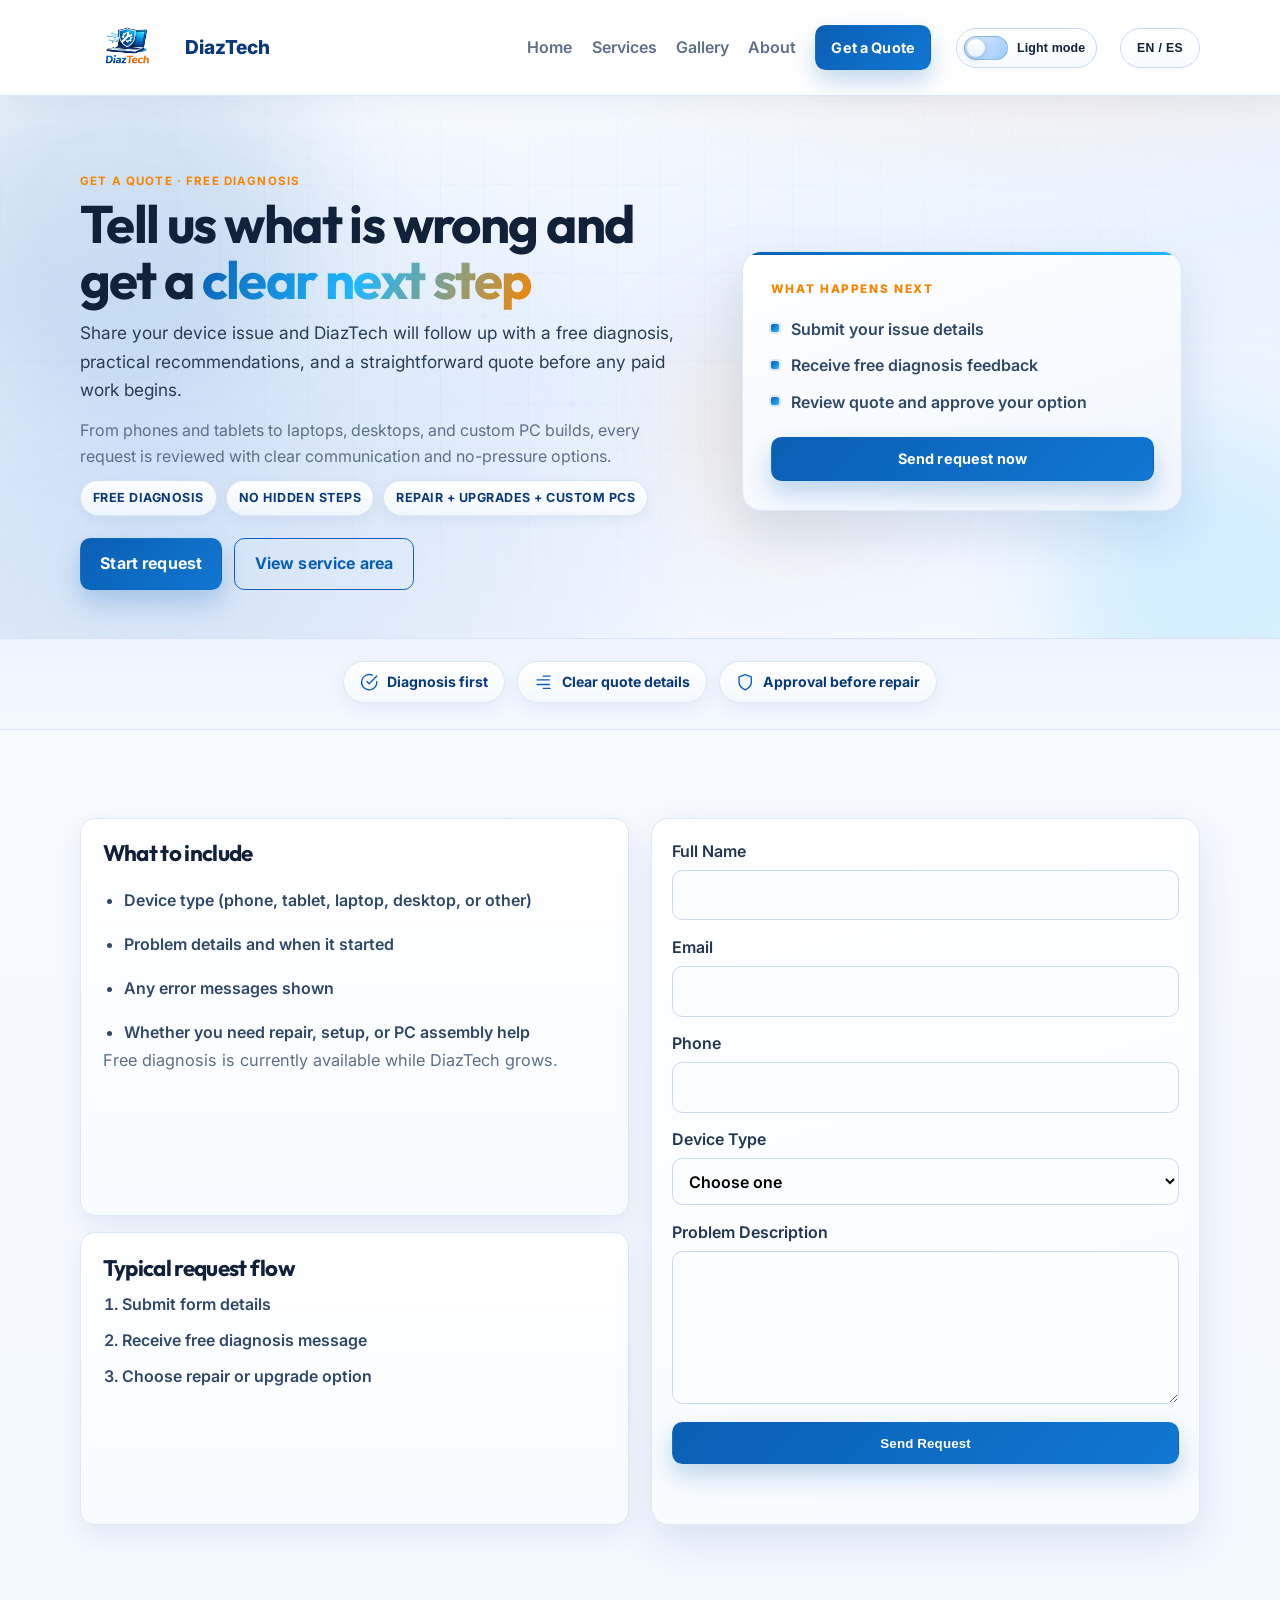
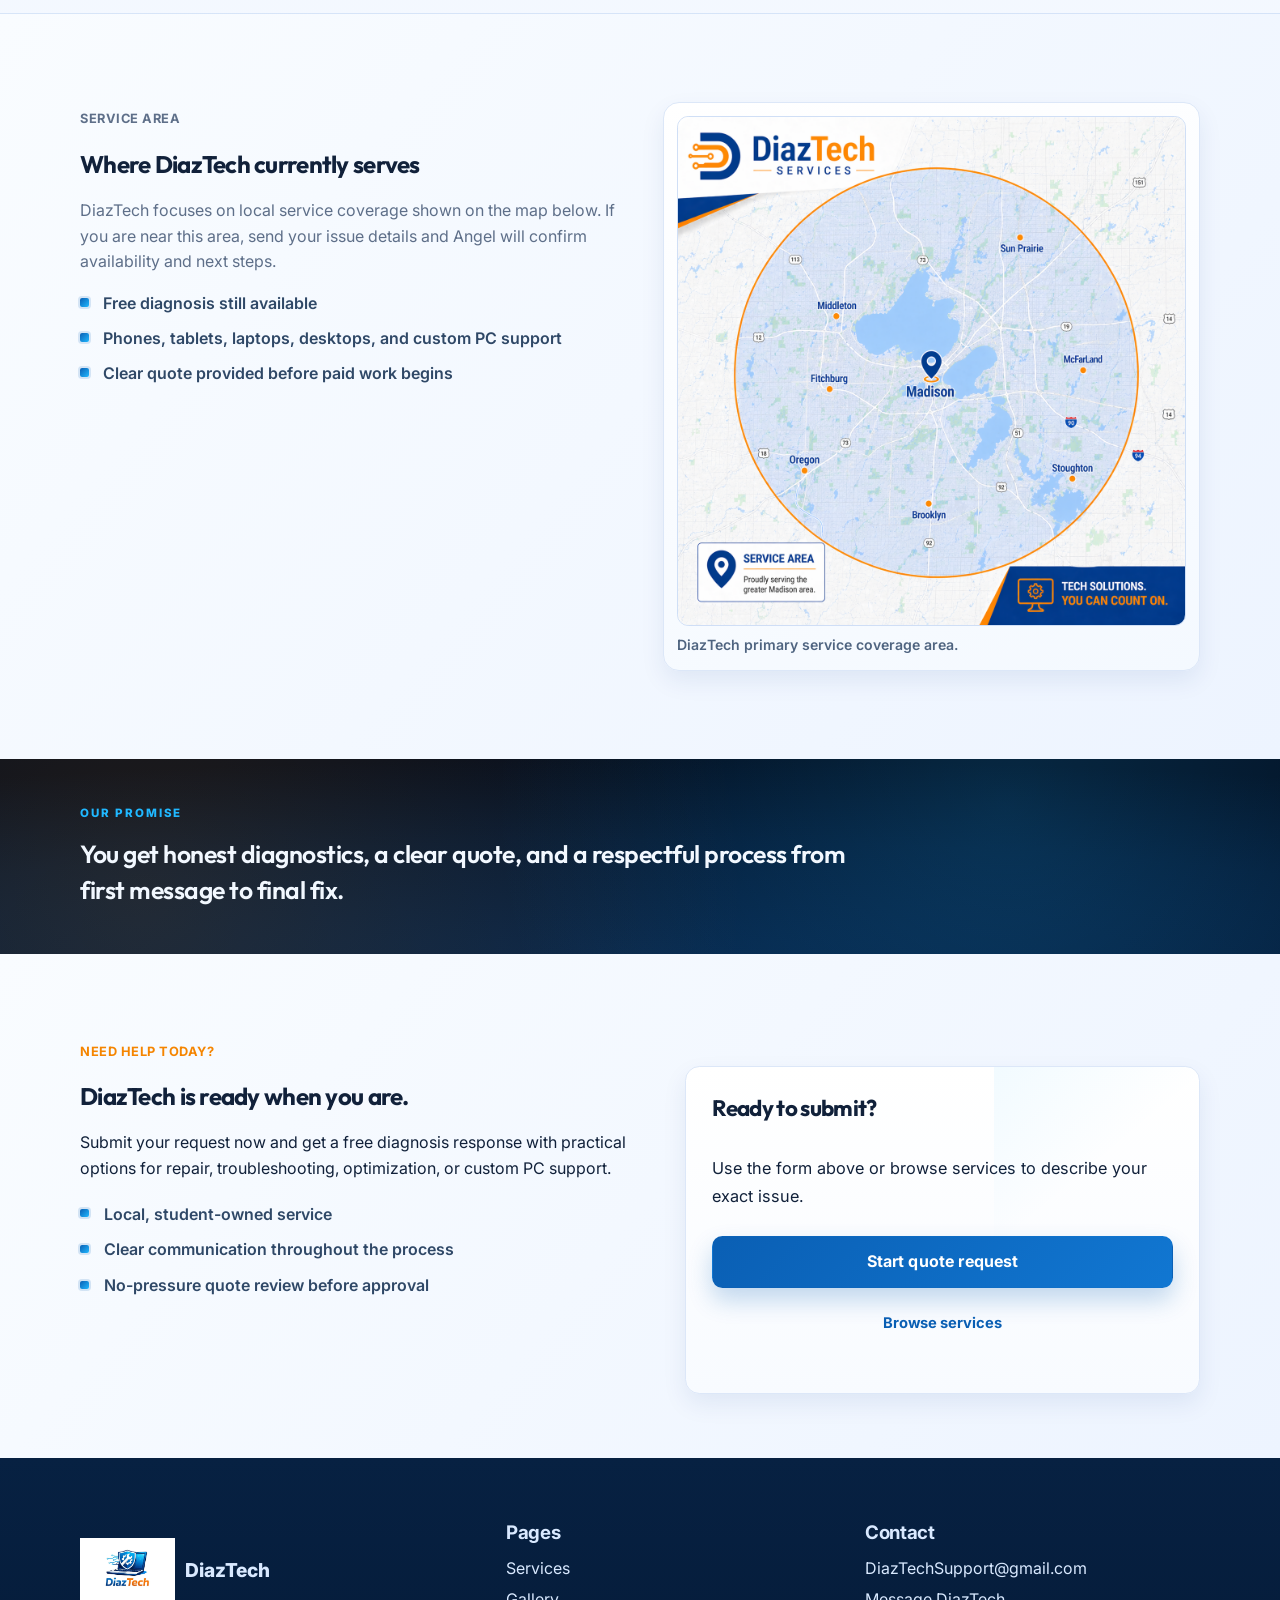
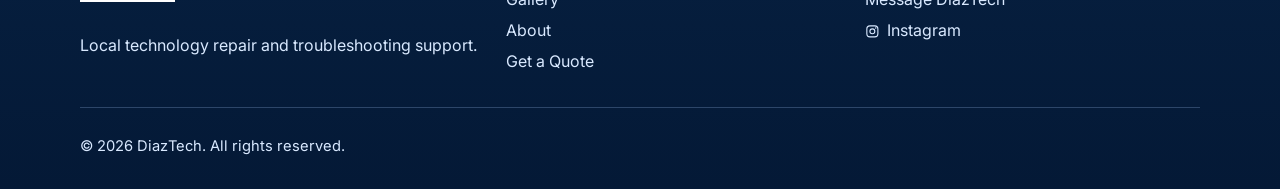
<file: quote.html>
<!DOCTYPE html>
<html lang="en">
  <head>
    <meta charset="UTF-8" />
    <meta name="viewport" content="width=device-width, initial-scale=1.0" />
    <title>Get a Quote | DiazTech</title>
    <meta name="description" content="Request a free diagnosis and quote from DiazTech for phones, tablets, computers, upgrades, and custom PC builds." />
    <meta name="theme-color" content="#0a5fb4" />
    <link rel="preconnect" href="https://fonts.googleapis.com" />
    <link rel="preconnect" href="https://fonts.gstatic.com" crossorigin />
    <link
      href="https://fonts.googleapis.com/css2?family=Inter:wght@400;500;600;700;800&family=Outfit:wght@500;600;700;800&display=swap"
      rel="stylesheet"
    />
    <link rel="stylesheet" href="styles.css?v=20260424" />
  </head>
  <body>
    <a class="skip-link" href="#main">Skip to content</a>
    <header class="header">
      <div class="container nav-wrap">
        <a class="brand" href="index.html" aria-label="DiazTech Home"><img src="assets/logo.jpeg" alt="DiazTech logo" /><span>DiazTech</span></a>
        <button class="menu-toggle" aria-expanded="false" aria-controls="site-nav"><span class="sr-only">Toggle menu</span><span></span><span></span><span></span></button>
        <nav id="site-nav" class="nav" aria-label="Main navigation">
          <a href="index.html">Home</a>
          <a href="services.html">Services</a>
          <a href="gallery.html">Gallery</a>
          <a href="about.html">About</a>
          <a class="btn btn-sm active" href="quote.html">Get a Quote</a>
        </nav>
      </div>
    </header>
    <main id="main" class="quote-page">
      <section class="quote-hero-pro" aria-labelledby="quote-hero-title">
        <div class="quote-hero-bg" aria-hidden="true">
          <span class="quote-hero-orb quote-hero-orb--a"></span>
          <span class="quote-hero-orb quote-hero-orb--b"></span>
          <span class="quote-hero-orb quote-hero-orb--c"></span>
          <span class="quote-hero-gridlines"></span>
        </div>
        <div class="container quote-hero-inner">
          <div class="quote-hero-copy">
            <p class="eyebrow quote-hero-eyebrow">Get a Quote · Free Diagnosis</p>
            <h1 id="quote-hero-title">Tell us what is wrong and get a <span class="quote-hero-accent">clear next step</span></h1>
            <p class="quote-lead">
              Share your device issue and DiazTech will follow up with a free diagnosis, practical recommendations,
              and a straightforward quote before any paid work begins.
            </p>
            <p class="quote-sub">
              From phones and tablets to laptops, desktops, and custom PC builds, every request is reviewed with
              clear communication and no-pressure options.
            </p>
            <ul class="quote-hero-tags" aria-label="Quote page highlights">
              <li>Free diagnosis</li>
              <li>No hidden steps</li>
              <li>Repair + upgrades + custom PCs</li>
            </ul>
            <div class="quote-hero-actions">
              <a class="btn" href="#booking-form">Start request</a>
              <a class="btn btn-outline" href="#service-area-title">View service area</a>
            </div>
          </div>
          <aside class="quote-hero-aside" aria-label="Request timeline">
            <div class="quote-hero-card">
              <p class="quote-hero-card-label">What happens next</p>
              <ul class="quote-hero-card-list">
                <li>
                  <span class="quote-hero-card-dot" aria-hidden="true"></span>
                  <span>Submit your issue details</span>
                </li>
                <li>
                  <span class="quote-hero-card-dot" aria-hidden="true"></span>
                  <span>Receive free diagnosis feedback</span>
                </li>
                <li>
                  <span class="quote-hero-card-dot" aria-hidden="true"></span>
                  <span>Review quote and approve your option</span>
                </li>
              </ul>
              <a class="btn btn-block btn-sm" href="#booking-form">Send request now</a>
            </div>
          </div>
        </div>
      </section>

      <section class="quote-trust-strip" aria-label="Quote process standards">
        <div class="container quote-trust-strip-inner">
          <div class="quote-trust-pill" data-reveal>
            <span class="quote-trust-pill-icon" aria-hidden="true">
              <svg viewBox="0 0 24 24" fill="none" stroke="currentColor" stroke-width="1.75" stroke-linecap="round" stroke-linejoin="round">
                <path d="M22 11.08V12a10 10 0 11-5.93-9.14" />
                <path d="M22 4L12 14.01l-3-3" />
              </svg>
            </span>
            <span>Diagnosis first</span>
          </div>
          <div class="quote-trust-pill" data-reveal>
            <span class="quote-trust-pill-icon" aria-hidden="true">
              <svg viewBox="0 0 24 24" fill="none" stroke="currentColor" stroke-width="1.75" stroke-linecap="round" stroke-linejoin="round">
                <path d="M12 20h9" />
                <path d="M12 4h9" />
                <path d="M4 9h16" />
                <path d="M4 15h16" />
              </svg>
            </span>
            <span>Clear quote details</span>
          </div>
          <div class="quote-trust-pill" data-reveal>
            <span class="quote-trust-pill-icon" aria-hidden="true">
              <svg viewBox="0 0 24 24" fill="none" stroke="currentColor" stroke-width="1.75" stroke-linecap="round" stroke-linejoin="round">
                <path d="M12 22s8-4 8-10V5l-8-3-8 3v7c0 6 8 10 8 10z" />
              </svg>
            </span>
            <span>Approval before repair</span>
          </div>
        </div>
      </section>

      <section class="section quote-request" aria-labelledby="quote-form-heading">
        <div class="container quote-request-grid">
          <div class="quote-request-info" data-reveal>
            <div class="quote-info-card panel panel-light">
              <h2 id="quote-form-heading">What to include</h2>
              <ul class="quote-check-list">
                <li>Device type (phone, tablet, laptop, desktop, or other)</li>
                <li>Problem details and when it started</li>
                <li>Any error messages shown</li>
                <li>Whether you need repair, setup, or PC assembly help</li>
              </ul>
              <p class="note">Free diagnosis is currently available while DiazTech grows.</p>
            </div>
            <div class="quote-info-card panel panel-light" data-reveal>
              <h3>Typical request flow</h3>
              <ol class="quote-steps">
                <li>Submit form details</li>
                <li>Receive free diagnosis message</li>
                <li>Choose repair or upgrade option</li>
              </ol>
            </div>
          </div>
          <form class="form quote-form-card" id="booking-form" data-reveal>
            <label>
              Full Name
              <input type="text" name="name" required />
            </label>
            <label>
              Email
              <input type="email" name="email" required />
            </label>
            <label>
              Phone
              <input type="tel" name="phone" required />
            </label>
            <label>
              Device Type
              <select name="device" required>
                <option value="">Choose one</option>
                <option>Phone</option>
                <option>Tablet</option>
                <option>Laptop</option>
                <option>Desktop</option>
                <option>Custom PC Build</option>
                <option>Other</option>
              </select>
            </label>
            <label>
              Problem Description
              <textarea name="issue" rows="5" required></textarea>
            </label>
            <button type="submit" class="btn btn-block">Send Request</button>
            <p class="form-msg" role="status" aria-live="polite"></p>
          </form>
        </div>
      </section>

      <section class="section section-alt quote-service-area" aria-labelledby="service-area-title">
        <div class="container quote-service-area-grid">
          <div class="quote-service-area-copy" data-reveal>
            <p class="eyebrow">Service Area</p>
            <h2 id="service-area-title">Where DiazTech currently serves</h2>
            <p>
              DiazTech focuses on local service coverage shown on the map below. If you are near this area,
              send your issue details and Angel will confirm availability and next steps.
            </p>
            <ul class="quote-service-area-list">
              <li>Free diagnosis still available</li>
              <li>Phones, tablets, laptops, desktops, and custom PC support</li>
              <li>Clear quote provided before paid work begins</li>
            </ul>
          </div>
          <figure class="quote-map-card" data-reveal>
            <img src="assets/Diaz-Tech Map.png" alt="DiazTech service area map" loading="lazy" />
            <figcaption>DiazTech primary service coverage area.</figcaption>
          </figure>
        </div>
      </section>

      <section class="quote-quote-band" aria-labelledby="quote-band-heading">
        <div class="quote-quote-band__glow" aria-hidden="true"></div>
        <div class="container">
          <p class="quote-quote-band__eyebrow" id="quote-band-heading">Our promise</p>
          <p class="quote-quote-band__text">
            You get honest diagnostics, a clear quote, and a respectful process from first message to final fix.
          </p>
        </div>
      </section>

      <section class="section section-alt quote-closer">
        <div class="container quote-closer-grid">
          <div class="quote-closer-copy">
            <p class="eyebrow">Need help today?</p>
            <h2>DiazTech is ready when you are.</h2>
            <p>
              Submit your request now and get a free diagnosis response with practical options for repair,
              troubleshooting, optimization, or custom PC support.
            </p>
            <ul class="quote-closer-list">
              <li>Local, student-owned service</li>
              <li>Clear communication throughout the process</li>
              <li>No-pressure quote review before approval</li>
            </ul>
          </div>
          <div class="quote-closer-panel panel panel-light">
            <div class="quote-closer-panel__shine" aria-hidden="true"></div>
            <h3>Ready to submit?</h3>
            <p>Use the form above or browse services to describe your exact issue.</p>
            <a class="btn btn-block" href="#booking-form">Start quote request</a>
            <a class="quote-closer-secondary" href="services.html">Browse services</a>
          </div>
        </div>
      </section>
    </main>
    <footer class="footer">
      <div class="container footer-grid">
        <div>
          <a class="brand brand-footer" href="index.html"><img src="assets/logo.jpeg" alt="DiazTech logo" loading="lazy" /><span>DiazTech</span></a>
          <p>Local technology repair and troubleshooting support.</p>
        </div>
        <div>
          <h3>Pages</h3>
          <ul>
            <li><a href="services.html">Services</a></li>
            <li><a href="gallery.html">Gallery</a></li>
            <li><a href="about.html">About</a></li>
            <li><a href="quote.html">Get a Quote</a></li>
          </ul>
        </div>
        <div>
          <h3>Contact</h3>
          <ul>
            <li><a href="mailto:DiazTechSupport@gmail.com">DiazTechSupport@gmail.com</a></li>
            <li><a href="quote.html">Message DiazTech</a></li>
            <li><a class="social-link" href="https://www.instagram.com/diaztech8/?hl=en" target="_blank" rel="noopener noreferrer" aria-label="DiazTech Instagram"><svg viewBox="0 0 24 24" aria-hidden="true" focusable="false"><rect x="3" y="3" width="18" height="18" rx="5" ry="5" fill="none" stroke="currentColor" stroke-width="1.8"></rect><circle cx="12" cy="12" r="4" fill="none" stroke="currentColor" stroke-width="1.8"></circle><circle cx="17.5" cy="6.5" r="1.2" fill="currentColor"></circle></svg><span>Instagram</span></a></li>
          </ul>
        </div>
      </div>
      <div class="container footer-bottom"><p>&copy; <span id="year"></span> DiazTech. All rights reserved.</p></div>
    </footer>
    <script src="script.js?v=20260424"></script>
  </body>
</html>
</file>
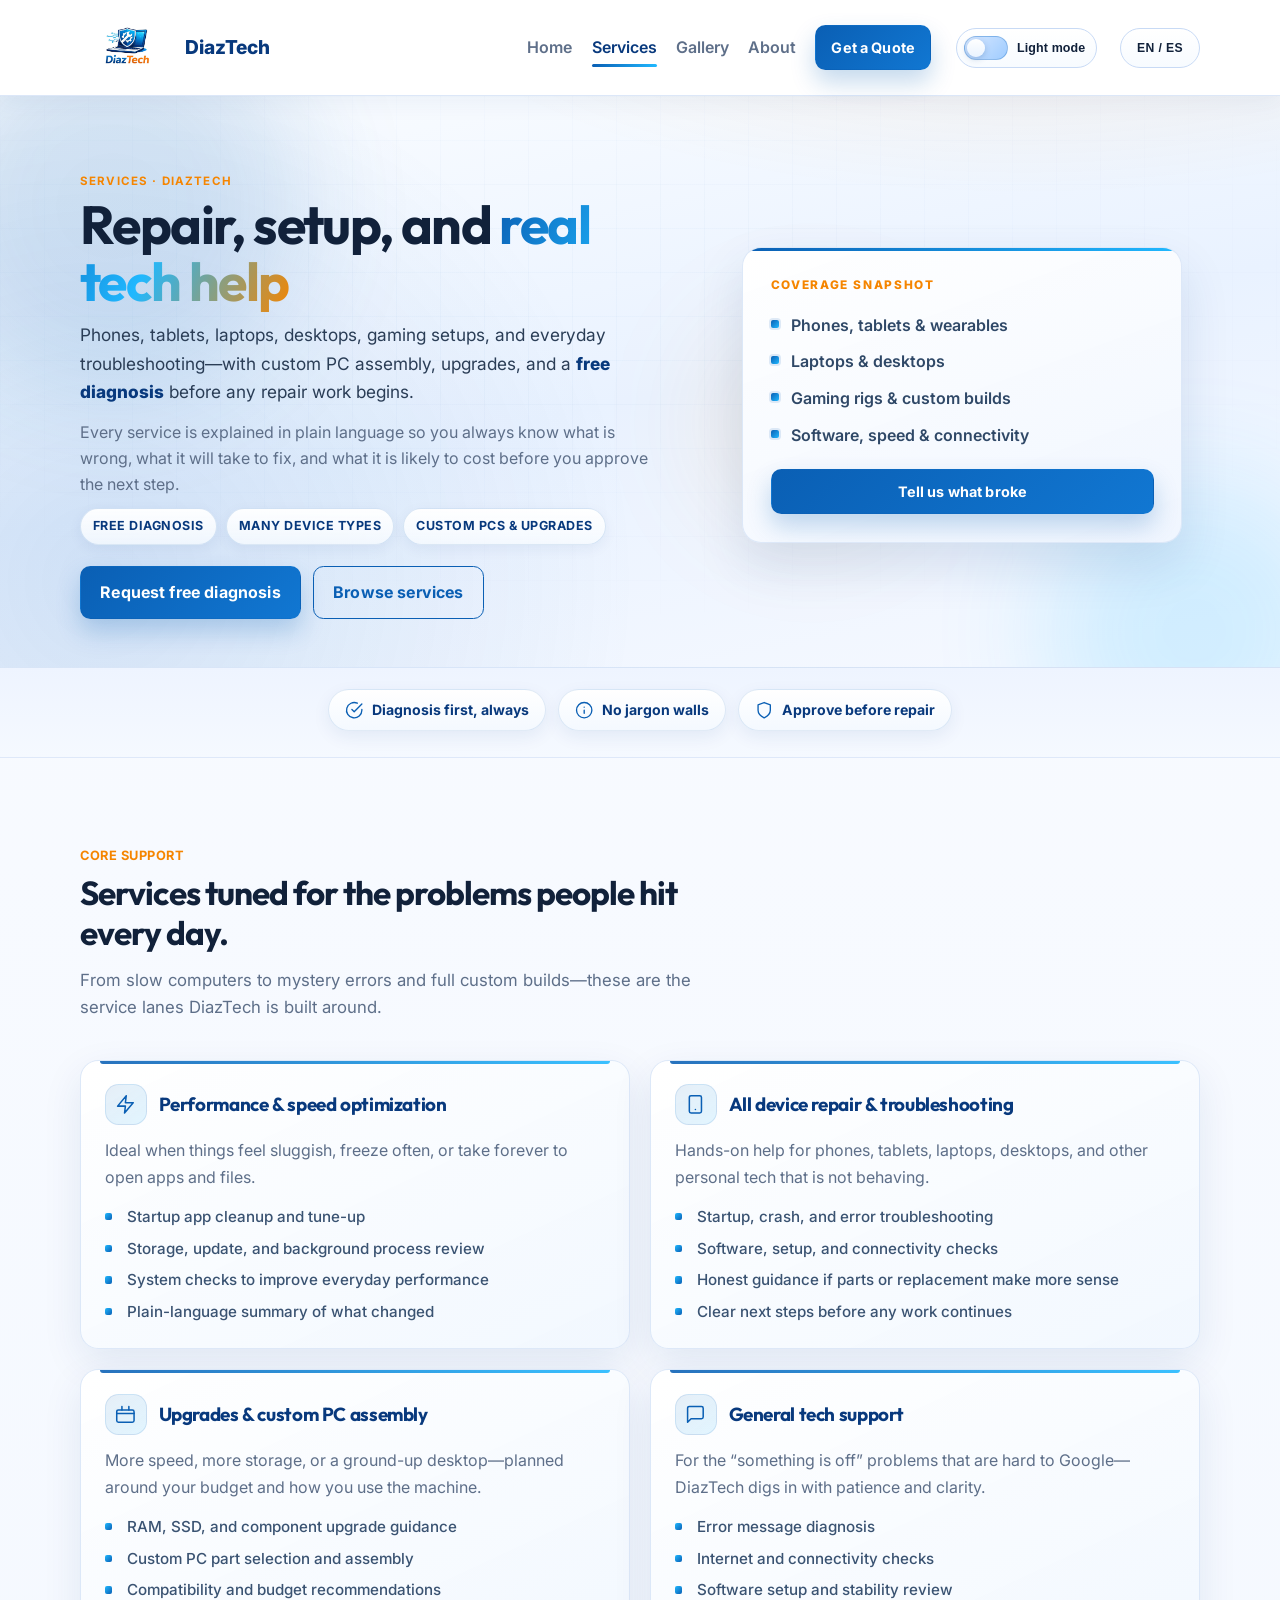
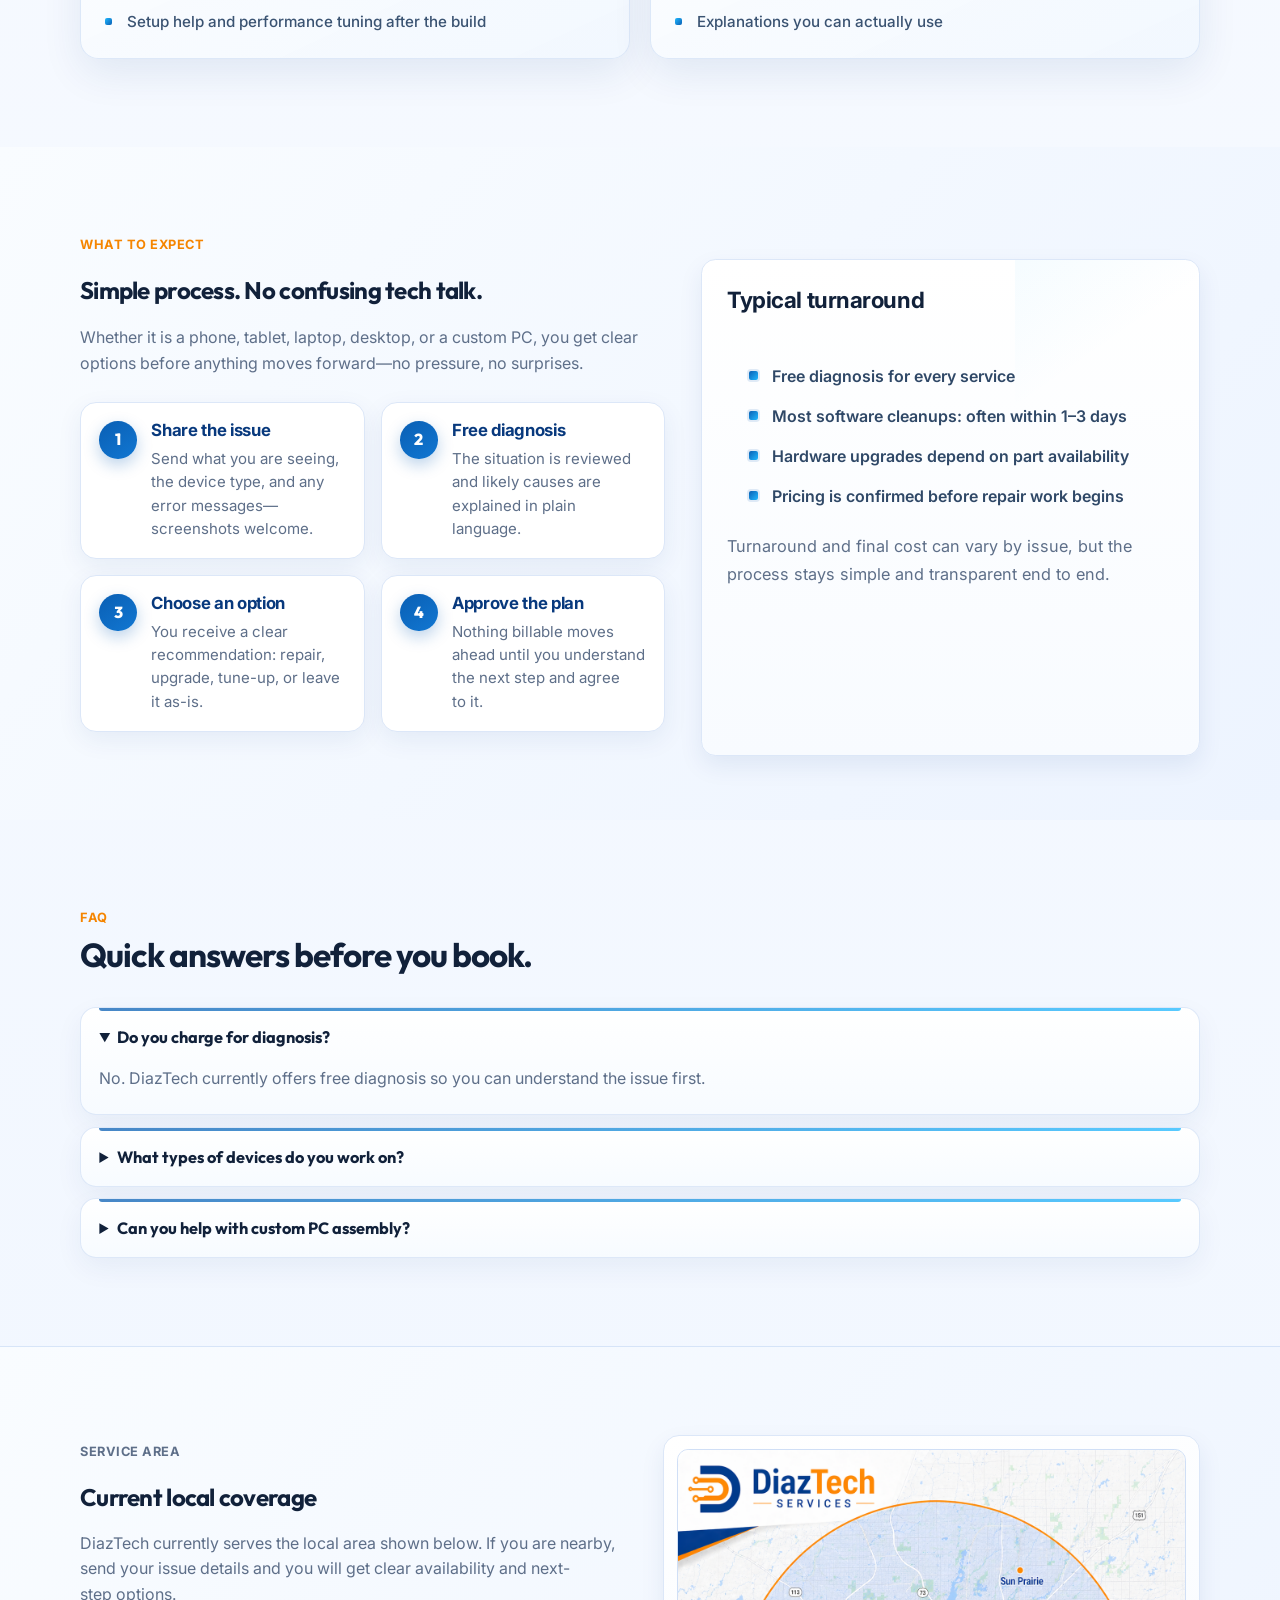
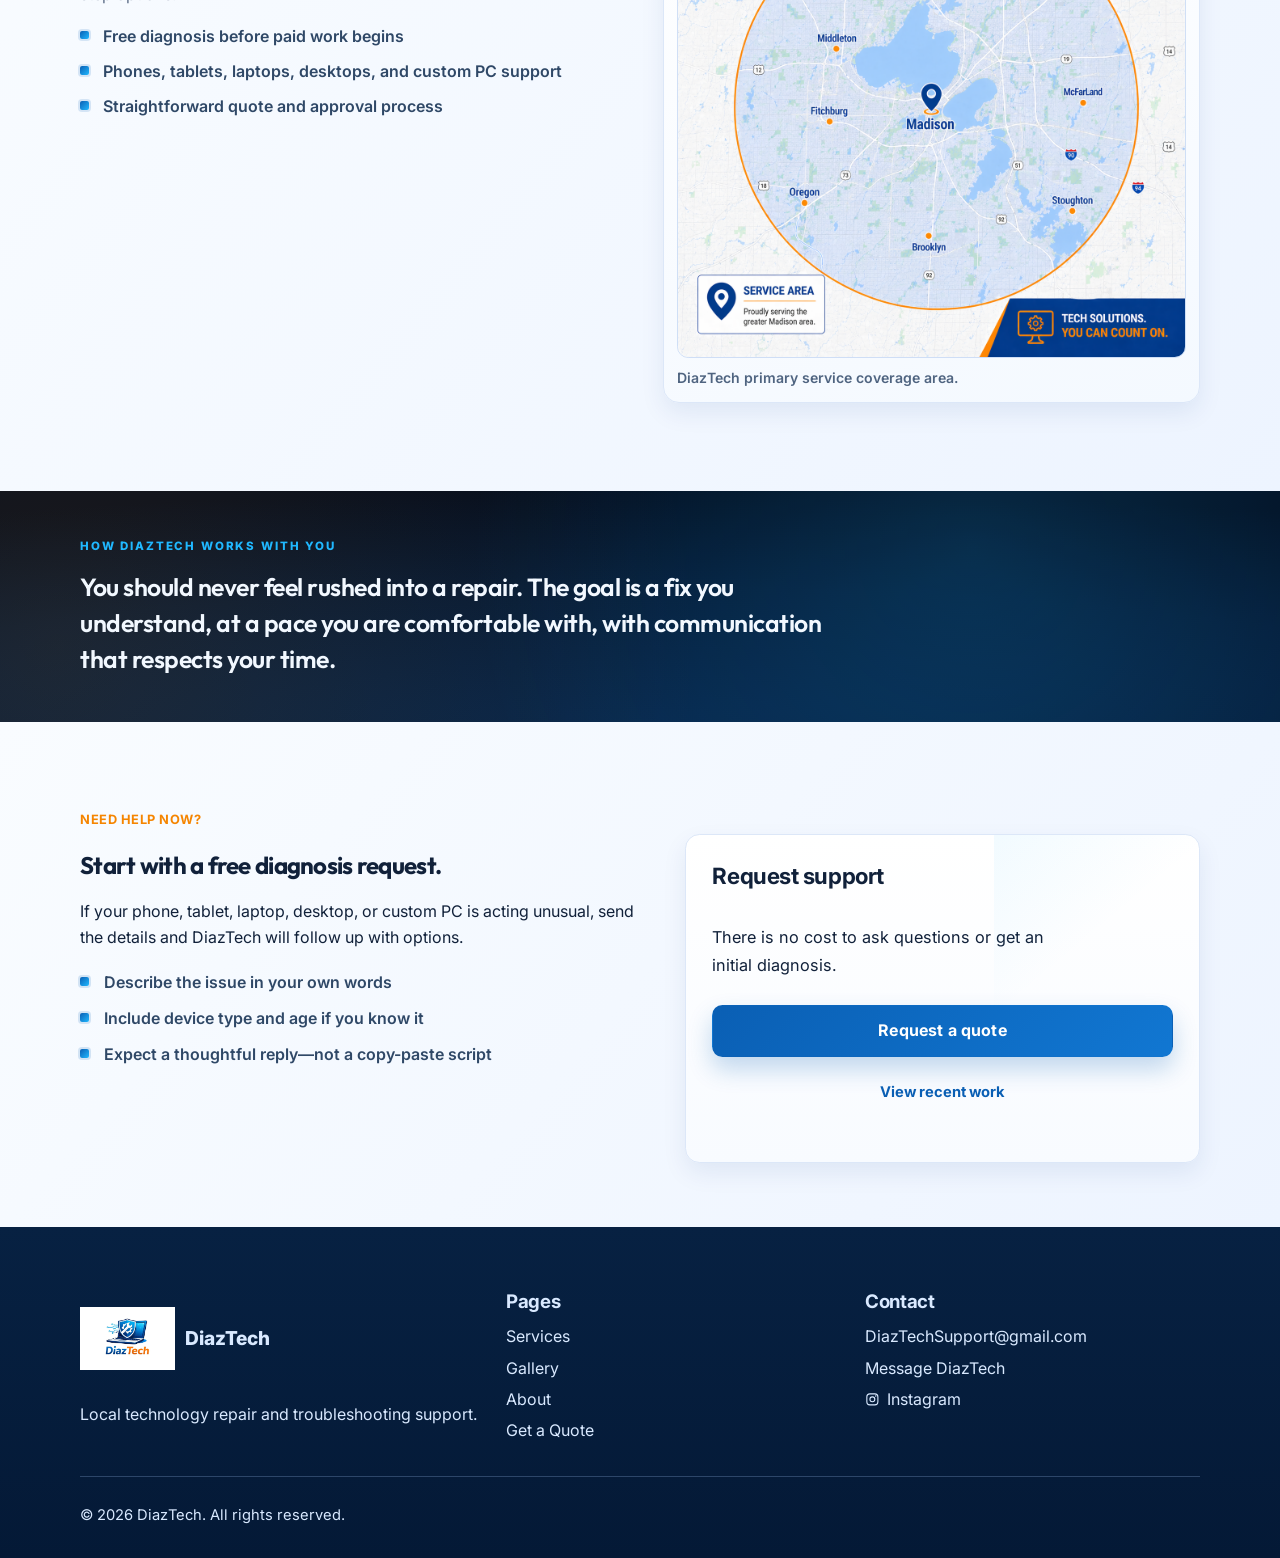
<file: services.html>
<!DOCTYPE html>
<html lang="en">
  <head>
    <meta charset="UTF-8" />
    <meta name="viewport" content="width=device-width, initial-scale=1.0" />
    <title>DiazTech Services | Device Repair & PC Assembly</title>
    <meta
      name="description"
      content="Explore DiazTech services for phones, tablets, laptops, desktops, troubleshooting, upgrades, and custom PC assembly."
    />
    <meta name="theme-color" content="#0a5fb4" />
    <link rel="preconnect" href="https://fonts.googleapis.com" />
    <link rel="preconnect" href="https://fonts.gstatic.com" crossorigin />
    <link
      href="https://fonts.googleapis.com/css2?family=Inter:wght@400;500;600;700;800&family=Outfit:wght@500;600;700;800&display=swap"
      rel="stylesheet"
    />
    <link rel="stylesheet" href="styles.css?v=20260424" />
  </head>
  <body>
    <a class="skip-link" href="#main">Skip to content</a>
    <header class="header">
      <div class="container nav-wrap">
        <a class="brand" href="index.html" aria-label="DiazTech Home"><img src="assets/logo.jpeg" alt="DiazTech logo" /><span>DiazTech</span></a>
        <button class="menu-toggle" aria-expanded="false" aria-controls="site-nav"><span class="sr-only">Toggle menu</span><span></span><span></span><span></span></button>
        <nav id="site-nav" class="nav" aria-label="Main navigation">
          <a href="index.html">Home</a>
          <a class="active" href="services.html">Services</a>
          <a href="gallery.html">Gallery</a>
          <a href="about.html">About</a>
          <a class="btn btn-sm" href="quote.html">Get a Quote</a>
        </nav>
      </div>
    </header>
    <main id="main" class="services-page">
      <section class="services-hero-pro" aria-labelledby="services-hero-title">
        <div class="services-hero-bg" aria-hidden="true">
          <span class="services-hero-orb services-hero-orb--a"></span>
          <span class="services-hero-orb services-hero-orb--b"></span>
          <span class="services-hero-orb services-hero-orb--c"></span>
          <span class="services-hero-gridlines"></span>
        </div>
        <div class="container services-hero-inner">
          <div class="services-hero-copy">
            <p class="eyebrow services-hero-eyebrow">Services · DiazTech</p>
            <h1 id="services-hero-title">Repair, setup, and <span class="services-hero-accent">real tech help</span></h1>
            <p class="services-lead">
              Phones, tablets, laptops, desktops, gaming setups, and everyday troubleshooting—with custom PC assembly,
              upgrades, and a <strong>free diagnosis</strong> before any repair work begins.
            </p>
            <p class="services-sub">
              Every service is explained in plain language so you always know what is wrong, what it will take to fix, and
              what it is likely to cost before you approve the next step.
            </p>
            <ul class="services-hero-tags" aria-label="Highlights">
              <li>Free diagnosis</li>
              <li>Many device types</li>
              <li>Custom PCs &amp; upgrades</li>
            </ul>
            <div class="services-hero-actions">
              <a class="btn" href="quote.html">Request free diagnosis</a>
              <a class="btn btn-outline" href="#core-services">Browse services</a>
            </div>
          </div>
          <aside class="services-hero-aside" aria-label="What DiazTech covers">
            <div class="services-hero-card">
              <p class="services-hero-card-label">Coverage snapshot</p>
              <ul class="services-hero-card-list">
                <li>
                  <span class="services-hero-card-dot" aria-hidden="true"></span>
                  <span>Phones, tablets &amp; wearables</span>
                </li>
                <li>
                  <span class="services-hero-card-dot" aria-hidden="true"></span>
                  <span>Laptops &amp; desktops</span>
                </li>
                <li>
                  <span class="services-hero-card-dot" aria-hidden="true"></span>
                  <span>Gaming rigs &amp; custom builds</span>
                </li>
                <li>
                  <span class="services-hero-card-dot" aria-hidden="true"></span>
                  <span>Software, speed &amp; connectivity</span>
                </li>
              </ul>
              <a class="btn btn-block btn-sm" href="quote.html">Tell us what broke</a>
            </div>
          </aside>
        </div>
      </section>

      <section class="services-trust-strip" aria-label="Service principles">
        <div class="container services-trust-strip-inner">
          <div class="services-trust-pill" data-reveal>
            <span class="services-trust-pill-icon" aria-hidden="true">
              <svg viewBox="0 0 24 24" fill="none" stroke="currentColor" stroke-width="1.75" stroke-linecap="round" stroke-linejoin="round">
                <path d="M22 11.08V12a10 10 0 11-5.93-9.14" />
                <path d="M22 4L12 14.01l-3-3" />
              </svg>
            </span>
            <span>Diagnosis first, always</span>
          </div>
          <div class="services-trust-pill" data-reveal>
            <span class="services-trust-pill-icon" aria-hidden="true">
              <svg viewBox="0 0 24 24" fill="none" stroke="currentColor" stroke-width="1.75" stroke-linecap="round" stroke-linejoin="round">
                <circle cx="12" cy="12" r="10" />
                <path d="M12 16v-4M12 8h.01" />
              </svg>
            </span>
            <span>No jargon walls</span>
          </div>
          <div class="services-trust-pill" data-reveal>
            <span class="services-trust-pill-icon" aria-hidden="true">
              <svg viewBox="0 0 24 24" fill="none" stroke="currentColor" stroke-width="1.75" stroke-linecap="round" stroke-linejoin="round">
                <path d="M12 22s8-4 8-10V5l-8-3-8 3v7c0 6 8 10 8 10z" />
              </svg>
            </span>
            <span>Approve before repair</span>
          </div>
        </div>
      </section>

      <section class="section services-core" id="core-services">
        <div class="container">
          <div class="section-head services-section-head">
            <p class="eyebrow">Core support</p>
            <h2>Services tuned for the problems people hit every day.</h2>
            <p class="services-section-deck">
              From slow computers to mystery errors and full custom builds—these are the service lanes DiazTech is built around.
            </p>
          </div>

          <div class="services-cards">
            <article class="services-card" data-reveal>
              <div class="services-card__head">
                <span class="services-card-icon" aria-hidden="true">
                  <svg viewBox="0 0 24 24" fill="none" stroke="currentColor" stroke-width="1.75" stroke-linecap="round" stroke-linejoin="round">
                    <path d="M13 2L3 14h9l-1 8 10-12h-9l1-8z" />
                  </svg>
                </span>
                <h3>Performance &amp; speed optimization</h3>
              </div>
              <p>Ideal when things feel sluggish, freeze often, or take forever to open apps and files.</p>
              <ul>
                <li>Startup app cleanup and tune-up</li>
                <li>Storage, update, and background process review</li>
                <li>System checks to improve everyday performance</li>
                <li>Plain-language summary of what changed</li>
              </ul>
            </article>
            <article class="services-card" data-reveal>
              <div class="services-card__head">
                <span class="services-card-icon" aria-hidden="true">
                  <svg viewBox="0 0 24 24" fill="none" stroke="currentColor" stroke-width="1.75" stroke-linecap="round" stroke-linejoin="round">
                    <rect x="5" y="2" width="14" height="20" rx="2" ry="2" />
                    <line x1="12" y1="18" x2="12.01" y2="18" />
                  </svg>
                </span>
                <h3>All device repair &amp; troubleshooting</h3>
              </div>
              <p>Hands-on help for phones, tablets, laptops, desktops, and other personal tech that is not behaving.</p>
              <ul>
                <li>Startup, crash, and error troubleshooting</li>
                <li>Software, setup, and connectivity checks</li>
                <li>Honest guidance if parts or replacement make more sense</li>
                <li>Clear next steps before any work continues</li>
              </ul>
            </article>
            <article class="services-card" data-reveal>
              <div class="services-card__head">
                <span class="services-card-icon" aria-hidden="true">
                  <svg viewBox="0 0 24 24" fill="none" stroke="currentColor" stroke-width="1.75" stroke-linecap="round" stroke-linejoin="round">
                    <rect x="2" y="7" width="20" height="14" rx="2" ry="2" />
                    <path d="M16 3v4M8 3v4M2 11h20" />
                  </svg>
                </span>
                <h3>Upgrades &amp; custom PC assembly</h3>
              </div>
              <p>More speed, more storage, or a ground-up desktop—planned around your budget and how you use the machine.</p>
              <ul>
                <li>RAM, SSD, and component upgrade guidance</li>
                <li>Custom PC part selection and assembly</li>
                <li>Compatibility and budget recommendations</li>
                <li>Setup help and performance tuning after the build</li>
              </ul>
            </article>
            <article class="services-card" data-reveal>
              <div class="services-card__head">
                <span class="services-card-icon" aria-hidden="true">
                  <svg viewBox="0 0 24 24" fill="none" stroke="currentColor" stroke-width="1.75" stroke-linecap="round" stroke-linejoin="round">
                    <path d="M21 15a2 2 0 01-2 2H7l-4 4V5a2 2 0 012-2h14a2 2 0 012 2z" />
                  </svg>
                </span>
                <h3>General tech support</h3>
              </div>
              <p>For the “something is off” problems that are hard to Google—DiazTech digs in with patience and clarity.</p>
              <ul>
                <li>Error message diagnosis</li>
                <li>Internet and connectivity checks</li>
                <li>Software setup and stability review</li>
                <li>Explanations you can actually use</li>
              </ul>
            </article>
          </div>
        </div>
      </section>

      <section class="section section-alt services-process">
        <div class="container services-process-grid">
          <div class="services-process-copy">
            <p class="eyebrow">What to expect</p>
            <h2>Simple process. No confusing tech talk.</h2>
            <p class="services-process-intro">
              Whether it is a phone, tablet, laptop, desktop, or a custom PC, you get clear options before anything moves
              forward—no pressure, no surprises.
            </p>
            <ol class="services-steps">
              <li class="services-step" data-reveal>
                <span class="services-step-num" aria-hidden="true">1</span>
                <div class="services-step-body">
                  <h3>Share the issue</h3>
                  <p>Send what you are seeing, the device type, and any error messages—screenshots welcome.</p>
                </div>
              </li>
              <li class="services-step" data-reveal>
                <span class="services-step-num" aria-hidden="true">2</span>
                <div class="services-step-body">
                  <h3>Free diagnosis</h3>
                  <p>The situation is reviewed and likely causes are explained in plain language.</p>
                </div>
              </li>
              <li class="services-step" data-reveal>
                <span class="services-step-num" aria-hidden="true">3</span>
                <div class="services-step-body">
                  <h3>Choose an option</h3>
                  <p>You receive a clear recommendation: repair, upgrade, tune-up, or leave it as-is.</p>
                </div>
              </li>
              <li class="services-step" data-reveal>
                <span class="services-step-num" aria-hidden="true">4</span>
                <div class="services-step-body">
                  <h3>Approve the plan</h3>
                  <p>Nothing billable moves ahead until you understand the next step and agree to it.</p>
                </div>
              </li>
            </ol>
          </div>
          <div class="services-process-panel panel panel-light">
            <div class="services-process-panel__shine" aria-hidden="true"></div>
            <h3>Typical turnaround</h3>
            <ul class="services-check-list">
              <li>Free diagnosis for every service</li>
              <li>Most software cleanups: often within 1–3 days</li>
              <li>Hardware upgrades depend on part availability</li>
              <li>Pricing is confirmed before repair work begins</li>
            </ul>
            <p class="note services-process-note">
              Turnaround and final cost can vary by issue, but the process stays simple and transparent end to end.
            </p>
          </div>
        </div>
      </section>

      <section class="section services-faq-section">
        <div class="container">
          <div class="section-head services-section-head">
            <p class="eyebrow">FAQ</p>
            <h2>Quick answers before you book.</h2>
          </div>
          <div class="faq services-faq">
            <details open>
              <summary>Do you charge for diagnosis?</summary>
              <p>No. DiazTech currently offers free diagnosis so you can understand the issue first.</p>
            </details>
            <details>
              <summary>What types of devices do you work on?</summary>
              <p>DiazTech can help with phones, tablets, laptops, desktops, gaming setups, and other everyday tech devices.</p>
            </details>
            <details>
              <summary>Can you help with custom PC assembly?</summary>
              <p>Yes. DiazTech can help with part selection, compatibility guidance, assembly, and upgrade planning for custom PCs.</p>
            </details>
          </div>
        </div>
      </section>

      <section class="section section-alt quote-service-area" aria-labelledby="services-area-title">
        <div class="container quote-service-area-grid">
          <div class="quote-service-area-copy" data-reveal>
            <p class="eyebrow">Service Area</p>
            <h2 id="services-area-title">Current local coverage</h2>
            <p>
              DiazTech currently serves the local area shown below. If you are nearby, send your issue details and you will
              get clear availability and next-step options.
            </p>
            <ul class="quote-service-area-list">
              <li>Free diagnosis before paid work begins</li>
              <li>Phones, tablets, laptops, desktops, and custom PC support</li>
              <li>Straightforward quote and approval process</li>
            </ul>
          </div>
          <figure class="quote-map-card" data-reveal>
            <img src="assets/Diaz-Tech Map.png" alt="DiazTech local service area map" loading="lazy" />
            <figcaption>DiazTech primary service coverage area.</figcaption>
          </figure>
        </div>
      </section>

      <section class="services-quote-band" aria-labelledby="services-quote-heading">
        <div class="services-quote-band__glow" aria-hidden="true"></div>
        <div class="container">
          <p class="services-quote-band__eyebrow" id="services-quote-heading">How DiazTech works with you</p>
          <p class="services-quote-band__text">
            You should never feel rushed into a repair. The goal is a fix you understand, at a pace you are comfortable with,
            with communication that respects your time.
          </p>
        </div>
      </section>

      <section class="section section-alt services-closer">
        <div class="container services-closer-grid">
          <div class="services-closer-copy">
            <p class="eyebrow">Need help now?</p>
            <h2>Start with a free diagnosis request.</h2>
            <p>
              If your phone, tablet, laptop, desktop, or custom PC is acting unusual, send the details and DiazTech will follow
              up with options.
            </p>
            <ul class="services-closer-list">
              <li>Describe the issue in your own words</li>
              <li>Include device type and age if you know it</li>
              <li>Expect a thoughtful reply—not a copy-paste script</li>
            </ul>
          </div>
          <div class="services-closer-panel panel panel-light">
            <div class="services-closer-panel__shine" aria-hidden="true"></div>
            <h3>Request support</h3>
            <p>There is no cost to ask questions or get an initial diagnosis.</p>
            <a class="btn btn-block" href="quote.html">Request a quote</a>
            <a class="services-closer-secondary" href="gallery.html">View recent work</a>
          </div>
        </div>
      </section>
    </main>
    <footer class="footer">
      <div class="container footer-grid">
        <div>
          <a class="brand brand-footer" href="index.html"><img src="assets/logo.jpeg" alt="DiazTech logo" loading="lazy" /><span>DiazTech</span></a>
          <p>Local technology repair and troubleshooting support.</p>
        </div>
        <div>
          <h3>Pages</h3>
          <ul>
            <li><a href="services.html">Services</a></li>
            <li><a href="gallery.html">Gallery</a></li>
            <li><a href="about.html">About</a></li>
            <li><a href="quote.html">Get a Quote</a></li>
          </ul>
        </div>
        <div>
          <h3>Contact</h3>
          <ul>
            <li><a href="mailto:DiazTechSupport@gmail.com">DiazTechSupport@gmail.com</a></li>
            <li><a href="quote.html">Message DiazTech</a></li>
            <li><a class="social-link" href="https://www.instagram.com/diaztech8/?hl=en" target="_blank" rel="noopener noreferrer" aria-label="DiazTech Instagram"><svg viewBox="0 0 24 24" aria-hidden="true" focusable="false"><rect x="3" y="3" width="18" height="18" rx="5" ry="5" fill="none" stroke="currentColor" stroke-width="1.8"></rect><circle cx="12" cy="12" r="4" fill="none" stroke="currentColor" stroke-width="1.8"></circle><circle cx="17.5" cy="6.5" r="1.2" fill="currentColor"></circle></svg><span>Instagram</span></a></li>
          </ul>
        </div>
      </div>
      <div class="container footer-bottom"><p>&copy; <span id="year"></span> DiazTech. All rights reserved.</p></div>
    </footer>
    <script src="script.js?v=20260424"></script>
  </body>
</html>
</file>
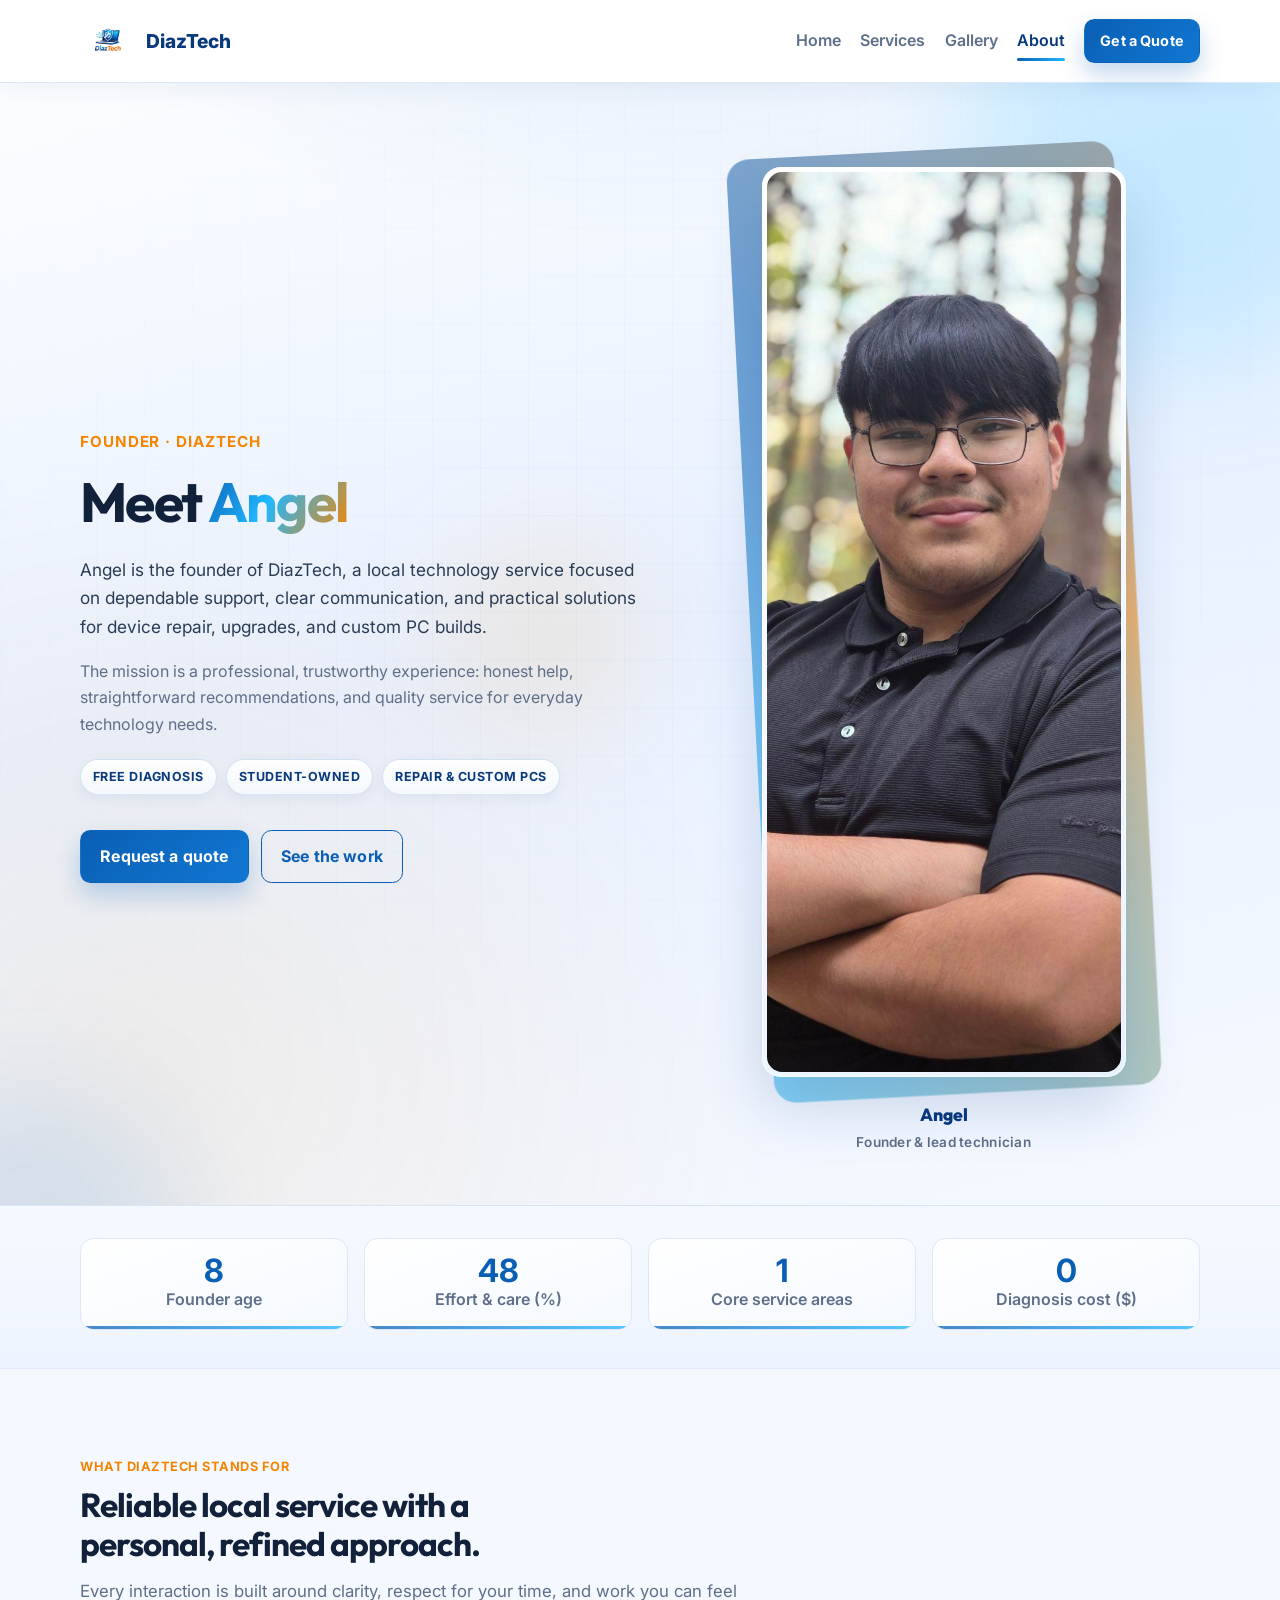
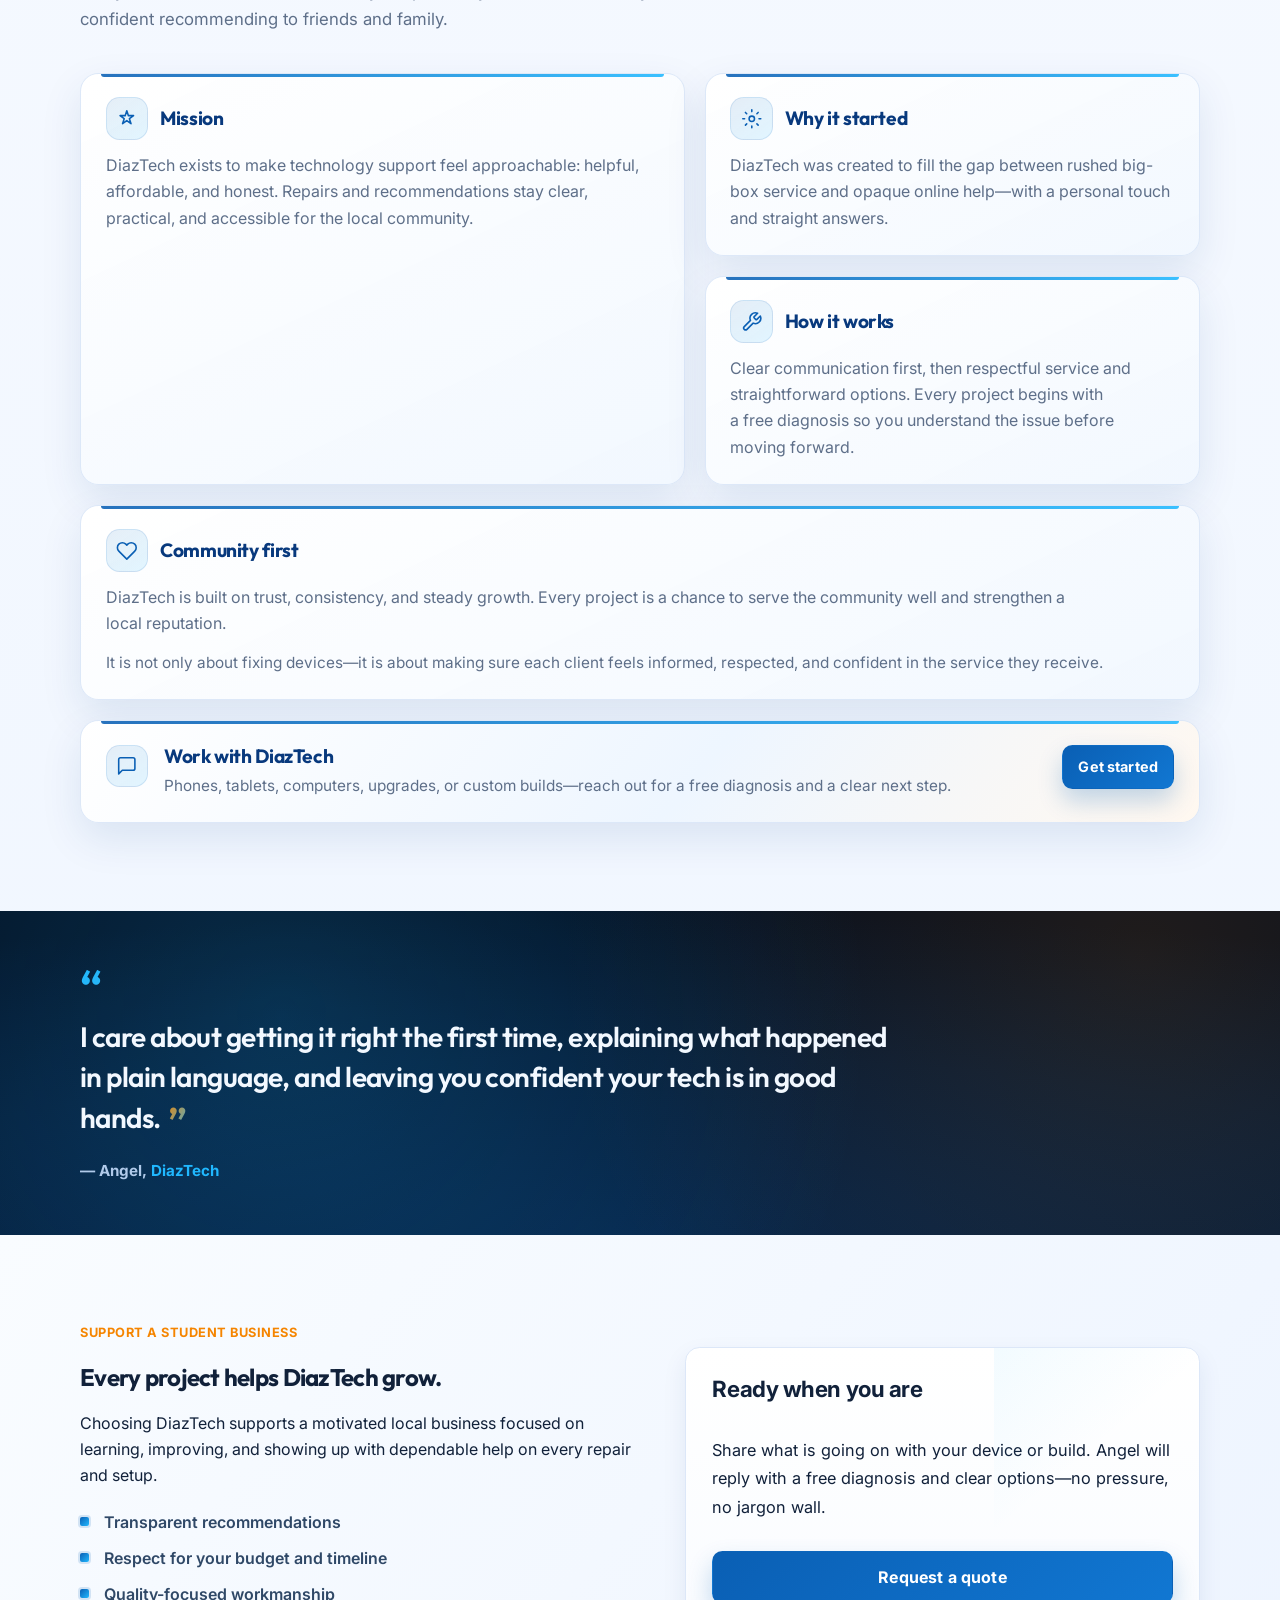
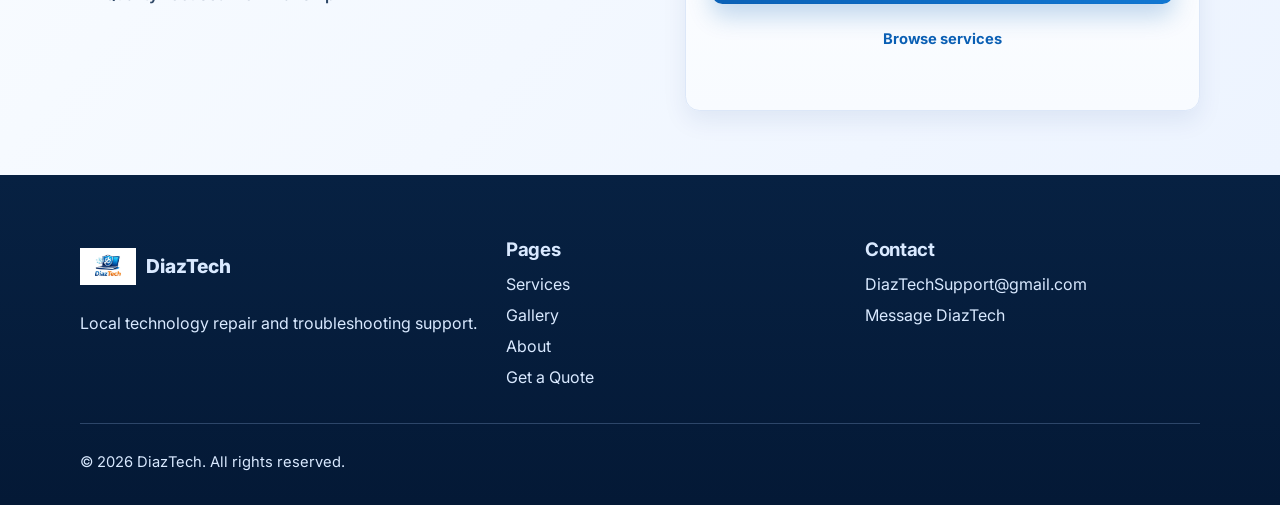
<file: Diaz-Tech-main/Diaz Test Folder/about.html>
<!DOCTYPE html>
<html lang="en">
  <head>
    <meta charset="UTF-8" />
    <meta name="viewport" content="width=device-width, initial-scale=1.0" />
    <title>About DiazTech | Angel's Tech Story</title>
    <meta
      name="description"
      content="Learn about Angel, the founder of DiazTech, and the mission to help with all kinds of devices, repairs, and custom PC builds."
    />
    <meta name="theme-color" content="#0a5fb4" />
    <link rel="preconnect" href="https://fonts.googleapis.com" />
    <link rel="preconnect" href="https://fonts.gstatic.com" crossorigin />
    <link
      href="https://fonts.googleapis.com/css2?family=Inter:wght@400;500;600;700;800&family=Outfit:wght@500;600;700;800&display=swap"
      rel="stylesheet"
    />
    <link rel="stylesheet" href="styles.css" />
  </head>
  <body>
    <a class="skip-link" href="#main">Skip to content</a>
    <header class="header">
      <div class="container nav-wrap">
        <a class="brand" href="index.html" aria-label="DiazTech Home"><img src="assets/logo.jpeg" alt="DiazTech logo" /><span>DiazTech</span></a>
        <button class="menu-toggle" aria-expanded="false" aria-controls="site-nav"><span class="sr-only">Toggle menu</span><span></span><span></span><span></span></button>
        <nav id="site-nav" class="nav" aria-label="Main navigation">
          <a href="index.html">Home</a>
          <a href="services.html">Services</a>
          <a href="gallery.html">Gallery</a>
          <a class="active" href="about.html">About</a>
          <a class="btn btn-sm" href="quote.html">Get a Quote</a>
        </nav>
      </div>
    </header>
    <main id="main" class="about-page">
      <section class="page-hero about-hero-pro" aria-labelledby="about-hero-title">
        <div class="about-hero-bg" aria-hidden="true">
          <span class="about-hero-orb about-hero-orb--a"></span>
          <span class="about-hero-orb about-hero-orb--b"></span>
          <span class="about-hero-orb about-hero-orb--c"></span>
          <span class="about-hero-gridlines"></span>
        </div>
        <div class="container about-hero about-hero-pro-inner">
          <div class="about-copy about-copy-pro">
            <p class="eyebrow about-hero-eyebrow">Founder · DiazTech</p>
            <h1 id="about-hero-title">Meet <span class="about-hero-accent">Angel</span></h1>
            <p class="about-lead">
              Angel is the founder of DiazTech, a local technology service focused on dependable support, clear communication,
              and practical solutions for device repair, upgrades, and custom PC builds.
            </p>
            <p class="about-sub">
              The mission is a professional, trustworthy experience: honest help, straightforward recommendations, and quality
              service for everyday technology needs.
            </p>
            <ul class="about-hero-tags" aria-label="Highlights">
              <li>Free diagnosis</li>
              <li>Student-owned</li>
              <li>Repair &amp; custom PCs</li>
            </ul>
            <div class="about-hero-actions">
              <a class="btn" href="quote.html">Request a quote</a>
              <a class="btn btn-outline" href="gallery.html">See the work</a>
            </div>
          </div>
          <figure class="about-hero-figure">
            <div class="about-photo-stage">
              <span class="about-photo-ring" aria-hidden="true"></span>
              <div class="about-photo-frame">
                <img class="about-photo" src="assets/gallery-owner.jpeg" alt="Angel, owner of DiazTech" width="720" height="900" />
              </div>
            </div>
            <figcaption class="about-photo-caption">
              <span class="about-photo-caption-name">Angel</span>
              <span class="about-photo-caption-role">Founder &amp; lead technician</span>
            </figcaption>
          </figure>
        </div>
      </section>

      <section class="stats about-stats" aria-label="At a glance">
        <div class="container stats-grid about-stats-grid">
          <article data-reveal><strong data-counter="17">0</strong><span>Founder age</span></article>
          <article data-reveal><strong data-counter="100">0</strong><span>Effort &amp; care (%)</span></article>
          <article data-reveal><strong data-counter="4">0</strong><span>Core service areas</span></article>
          <article data-reveal><strong data-counter="0">0</strong><span>Diagnosis cost ($)</span></article>
        </div>
      </section>

      <section class="section about-values-section">
        <div class="container">
          <div class="section-head about-section-head">
            <p class="eyebrow">What DiazTech stands for</p>
            <h2>Reliable local service with a personal, refined approach.</h2>
            <p class="about-section-deck">
              Every interaction is built around clarity, respect for your time, and work you can feel confident recommending to
              friends and family.
            </p>
          </div>

          <div class="about-bento">
            <article class="about-bento-card about-bento__mission" data-reveal>
              <div class="about-bento-card__head">
                <span class="about-bento-icon" aria-hidden="true">
                  <svg viewBox="0 0 24 24" fill="none" stroke="currentColor" stroke-width="1.75" stroke-linecap="round" stroke-linejoin="round">
                    <path d="M12 3l1.8 5.5h5.7l-4.6 3.4 1.8 5.5-4.7-3.4-4.7 3.4 1.8-5.5-4.6-3.4h5.7z" />
                  </svg>
                </span>
                <h3>Mission</h3>
              </div>
              <p>
                DiazTech exists to make technology support feel approachable: helpful, affordable, and honest. Repairs and
                recommendations stay clear, practical, and accessible for the local community.
              </p>
            </article>
            <div class="about-bento__stack">
              <article class="about-bento-card" data-reveal>
                <div class="about-bento-card__head">
                  <span class="about-bento-icon" aria-hidden="true">
                    <svg viewBox="0 0 24 24" fill="none" stroke="currentColor" stroke-width="1.75" stroke-linecap="round" stroke-linejoin="round">
                      <circle cx="12" cy="12" r="3" />
                      <path d="M12 2v2M12 20v2M4.93 4.93l1.41 1.41M17.66 17.66l1.41 1.41M2 12h2M20 12h2M4.93 19.07l1.41-1.41M17.66 6.34l1.41-1.41" />
                    </svg>
                  </span>
                  <h3>Why it started</h3>
                </div>
                <p>
                  DiazTech was created to fill the gap between rushed big-box service and opaque online help—with a personal
                  touch and straight answers.
                </p>
              </article>
              <article class="about-bento-card" data-reveal>
                <div class="about-bento-card__head">
                  <span class="about-bento-icon" aria-hidden="true">
                    <svg viewBox="0 0 24 24" fill="none" stroke="currentColor" stroke-width="1.75" stroke-linecap="round" stroke-linejoin="round">
                      <path d="M14.7 6.3a1 1 0 000 1.4l1.6 1.6a1 1 0 001.4 0l3.77-3.77a6 6 0 01-7.94 7.94l-6.91 6.91a2.12 2.12 0 01-3-3l6.91-6.91a6 6 0 017.94-7.94l-3.76 3.76z" />
                    </svg>
                  </span>
                  <h3>How it works</h3>
                </div>
                <p>
                  Clear communication first, then respectful service and straightforward options. Every project begins with a
                  free diagnosis so you understand the issue before moving forward.
                </p>
              </article>
            </div>
            <article class="about-bento-card about-bento__community" data-reveal>
              <div class="about-bento-card__head">
                <span class="about-bento-icon" aria-hidden="true">
                  <svg viewBox="0 0 24 24" fill="none" stroke="currentColor" stroke-width="1.75" stroke-linecap="round" stroke-linejoin="round">
                    <path d="M20.84 4.61a5.5 5.5 0 00-7.78 0L12 5.67l-1.06-1.06a5.5 5.5 0 00-7.78 7.78l1.06 1.06L12 21.23l7.78-7.78 1.06-1.06a5.5 5.5 0 000-7.78z" />
                  </svg>
                </span>
                <h3>Community first</h3>
              </div>
              <p>
                DiazTech is built on trust, consistency, and steady growth. Every project is a chance to serve the community
                well and strengthen a local reputation.
              </p>
              <p class="about-bento-muted">
                It is not only about fixing devices—it is about making sure each client feels informed, respected, and confident
                in the service they receive.
              </p>
            </article>
            <article class="about-bento-card about-bento__work" data-reveal>
              <div class="about-bento-card__head about-bento-card__head--inline">
                <span class="about-bento-icon" aria-hidden="true">
                  <svg viewBox="0 0 24 24" fill="none" stroke="currentColor" stroke-width="1.75" stroke-linecap="round" stroke-linejoin="round">
                    <path d="M21 15a2 2 0 01-2 2H7l-4 4V5a2 2 0 012-2h14a2 2 0 012 2z" />
                  </svg>
                </span>
                <div>
                  <h3>Work with DiazTech</h3>
                  <p class="about-bento-muted about-bento-muted--tight">
                    Phones, tablets, computers, upgrades, or custom builds—reach out for a free diagnosis and a clear next step.
                  </p>
                </div>
                <a class="btn btn-sm about-bento-cta" href="quote.html">Get started</a>
              </div>
            </article>
          </div>
        </div>
      </section>

      <section class="about-quote-band" aria-labelledby="quote-heading">
        <div class="about-quote-band__glow" aria-hidden="true"></div>
        <div class="container">
          <blockquote class="about-quote">
            <p id="quote-heading">
              I care about getting it right the first time, explaining what happened in plain language, and leaving you confident
              your tech is in good hands.
            </p>
            <footer>— Angel, <cite>DiazTech</cite></footer>
          </blockquote>
        </div>
      </section>

      <section class="section section-alt about-closer">
        <div class="container about-closer-grid">
          <div class="about-closer-copy">
            <p class="eyebrow">Support a student business</p>
            <h2>Every project helps DiazTech grow.</h2>
            <p>
              Choosing DiazTech supports a motivated local business focused on learning, improving, and showing up with
              dependable help on every repair and setup.
            </p>
            <ul class="about-closer-list">
              <li>Transparent recommendations</li>
              <li>Respect for your budget and timeline</li>
              <li>Quality-focused workmanship</li>
            </ul>
          </div>
          <div class="about-closer-panel panel panel-light">
            <div class="about-closer-panel__shine" aria-hidden="true"></div>
            <h3>Ready when you are</h3>
            <p>
              Share what is going on with your device or build. Angel will reply with a free diagnosis and clear options—no
              pressure, no jargon wall.
            </p>
            <a class="btn btn-block" href="quote.html">Request a quote</a>
            <a class="about-closer-secondary" href="services.html">Browse services</a>
          </div>
        </div>
      </section>
    </main>
    <footer class="footer">
      <div class="container footer-grid">
        <div>
          <a class="brand brand-footer" href="index.html"><img src="assets/logo.jpeg" alt="DiazTech logo" /><span>DiazTech</span></a>
          <p>Local technology repair and troubleshooting support.</p>
        </div>
        <div>
          <h3>Pages</h3>
          <ul>
            <li><a href="services.html">Services</a></li>
            <li><a href="gallery.html">Gallery</a></li>
            <li><a href="about.html">About</a></li>
            <li><a href="quote.html">Get a Quote</a></li>
          </ul>
        </div>
        <div>
          <h3>Contact</h3>
          <ul>
            <li><a href="mailto:DiazTechSupport@gmail.com">DiazTechSupport@gmail.com</a></li>
            <li><a href="quote.html">Message DiazTech</a></li>
          </ul>
        </div>
      </div>
      <div class="container footer-bottom"><p>&copy; <span id="year"></span> DiazTech. All rights reserved.</p></div>
    </footer>
    <script src="script.js"></script>
  </body>
</html>
</file>
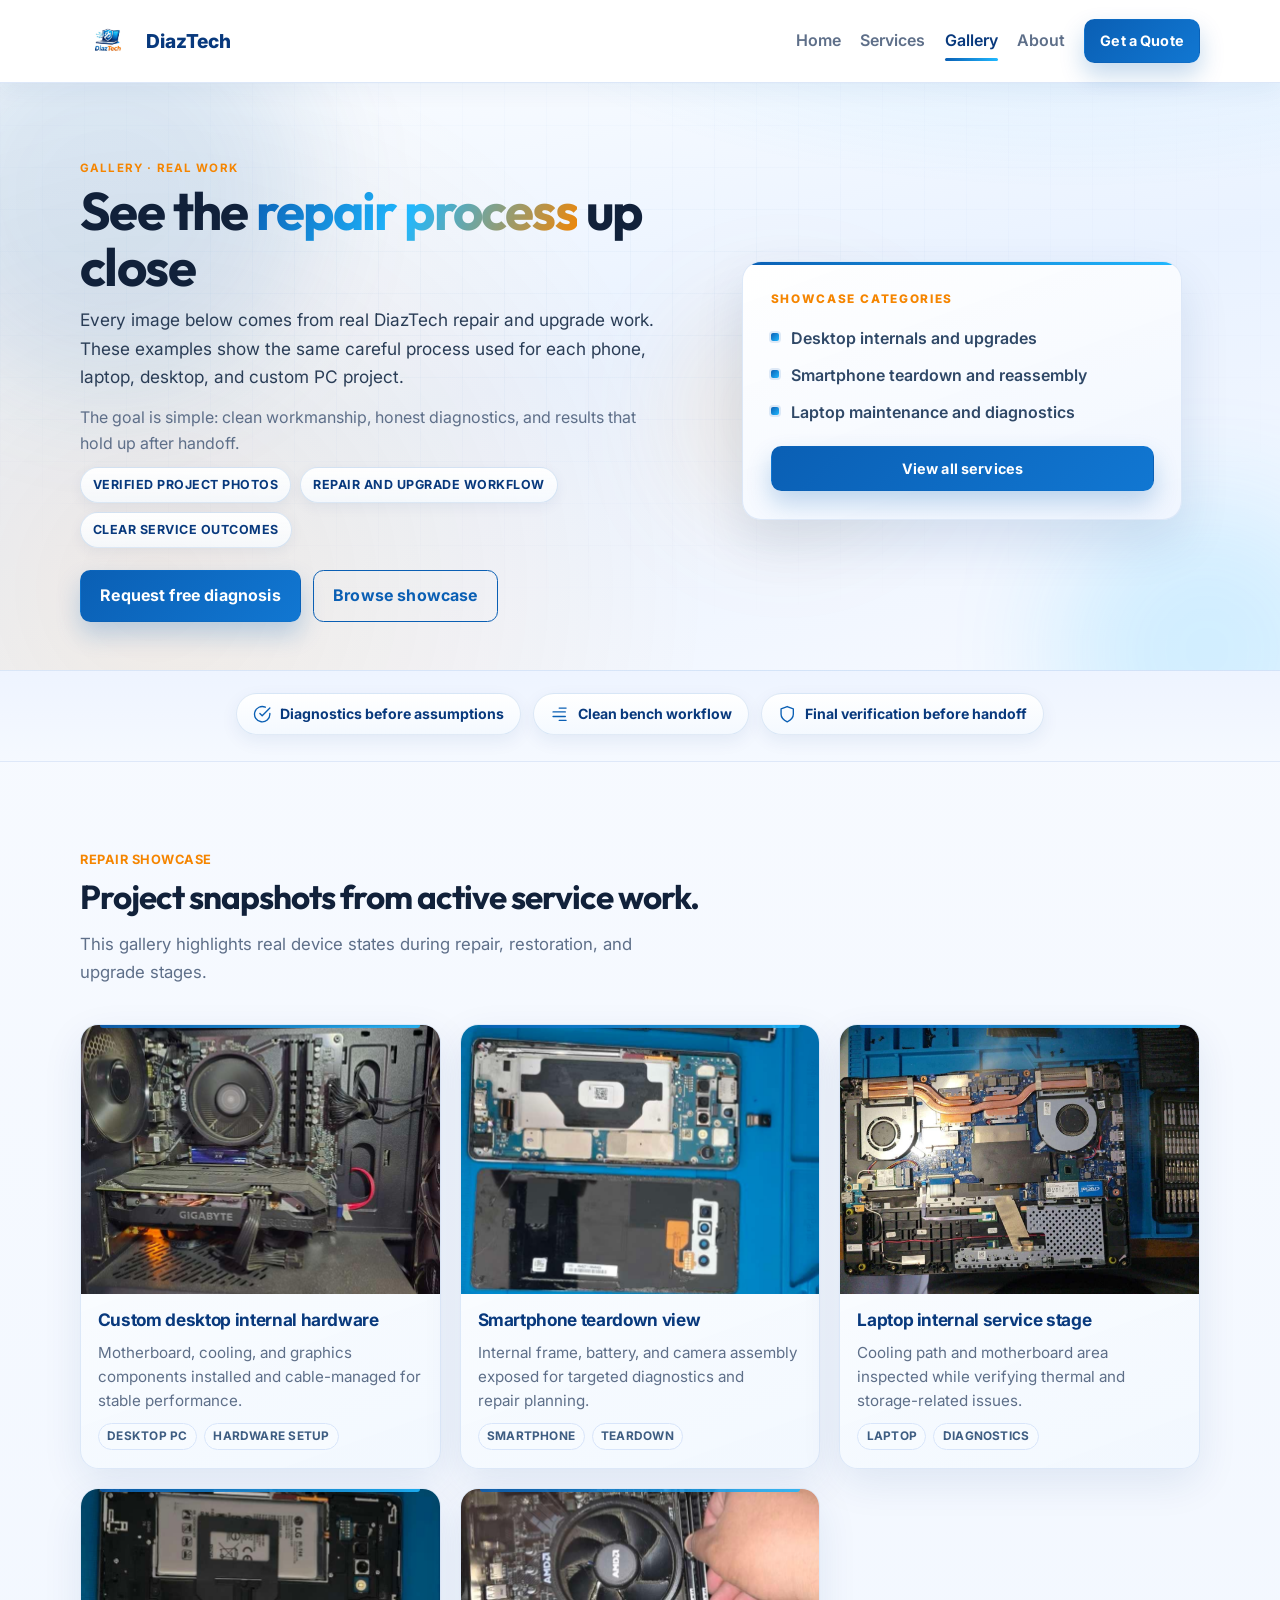
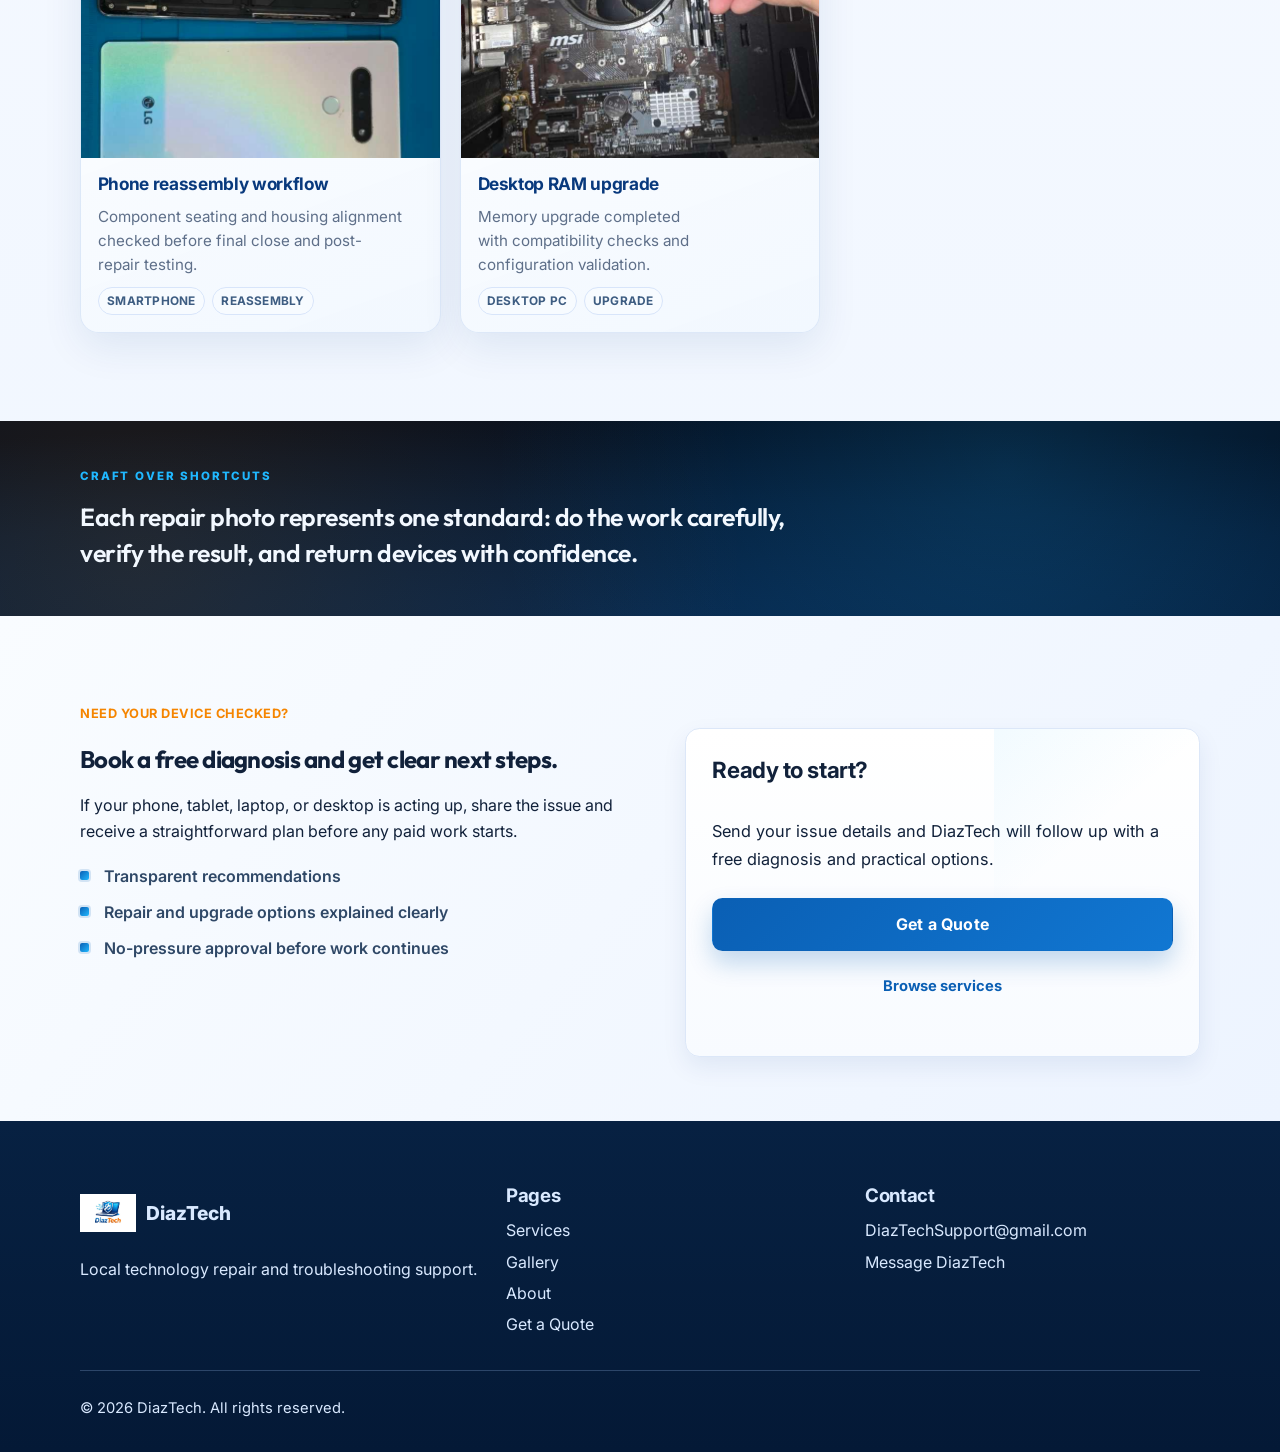
<file: Diaz-Tech-main/Diaz Test Folder/gallery.html>
<!DOCTYPE html>
<html lang="en">
  <head>
    <meta charset="UTF-8" />
    <meta name="viewport" content="width=device-width, initial-scale=1.0" />
    <title>DiazTech Gallery | Recent Work</title>
    <meta name="description" content="View DiazTech repair gallery and examples of common computer repair and upgrade jobs." />
    <meta name="theme-color" content="#0a5fb4" />
    <link rel="preconnect" href="https://fonts.googleapis.com" />
    <link rel="preconnect" href="https://fonts.gstatic.com" crossorigin />
    <link
      href="https://fonts.googleapis.com/css2?family=Inter:wght@400;500;600;700;800&family=Outfit:wght@500;600;700;800&display=swap"
      rel="stylesheet"
    />
    <link rel="stylesheet" href="styles.css" />
  </head>
  <body>
    <a class="skip-link" href="#main">Skip to content</a>
    <header class="header">
      <div class="container nav-wrap">
        <a class="brand" href="index.html" aria-label="DiazTech Home"><img src="assets/logo.jpeg" alt="DiazTech logo" /><span>DiazTech</span></a>
        <button class="menu-toggle" aria-expanded="false" aria-controls="site-nav"><span class="sr-only">Toggle menu</span><span></span><span></span><span></span></button>
        <nav id="site-nav" class="nav" aria-label="Main navigation">
          <a href="index.html">Home</a>
          <a href="services.html">Services</a>
          <a class="active" href="gallery.html">Gallery</a>
          <a href="about.html">About</a>
          <a class="btn btn-sm" href="quote.html">Get a Quote</a>
        </nav>
      </div>
    </header>
    <main id="main" class="gallery-page">
      <section class="gallery-hero-pro" aria-labelledby="gallery-hero-title">
        <div class="gallery-hero-bg" aria-hidden="true">
          <span class="gallery-hero-orb gallery-hero-orb--a"></span>
          <span class="gallery-hero-orb gallery-hero-orb--b"></span>
          <span class="gallery-hero-orb gallery-hero-orb--c"></span>
          <span class="gallery-hero-gridlines"></span>
        </div>
        <div class="container gallery-hero-inner">
          <div class="gallery-hero-copy">
            <p class="eyebrow gallery-hero-eyebrow">Gallery · Real Work</p>
            <h1 id="gallery-hero-title">See the <span class="gallery-hero-accent">repair process</span> up close</h1>
            <p class="gallery-lead">
              Every image below comes from real DiazTech repair and upgrade work. These examples show the same careful process used for each phone,
              laptop, desktop, and custom PC project.
            </p>
            <p class="gallery-sub">
              The goal is simple: clean workmanship, honest diagnostics, and results that hold up after handoff.
            </p>
            <ul class="gallery-hero-tags" aria-label="Gallery highlights">
              <li>Verified project photos</li>
              <li>Repair and upgrade workflow</li>
              <li>Clear service outcomes</li>
            </ul>
            <div class="gallery-hero-actions">
              <a class="btn" href="quote.html">Request free diagnosis</a>
              <a class="btn btn-outline" href="#repair-showcase">Browse showcase</a>
            </div>
          </div>
          <aside class="gallery-hero-aside" aria-label="What this gallery includes">
            <div class="gallery-hero-card">
              <p class="gallery-hero-card-label">Showcase categories</p>
              <ul class="gallery-hero-card-list">
                <li>
                  <span class="gallery-hero-card-dot" aria-hidden="true"></span>
                  <span>Desktop internals and upgrades</span>
                </li>
                <li>
                  <span class="gallery-hero-card-dot" aria-hidden="true"></span>
                  <span>Smartphone teardown and reassembly</span>
                </li>
                <li>
                  <span class="gallery-hero-card-dot" aria-hidden="true"></span>
                  <span>Laptop maintenance and diagnostics</span>
                </li>
              </ul>
              <a class="btn btn-block btn-sm" href="services.html">View all services</a>
            </div>
          </aside>
        </div>
      </section>

      <section class="gallery-trust-strip" aria-label="Service standards">
        <div class="container gallery-trust-strip-inner">
          <div class="gallery-trust-pill" data-reveal>
            <span class="gallery-trust-pill-icon" aria-hidden="true">
              <svg viewBox="0 0 24 24" fill="none" stroke="currentColor" stroke-width="1.75" stroke-linecap="round" stroke-linejoin="round">
                <path d="M22 11.08V12a10 10 0 11-5.93-9.14" />
                <path d="M22 4L12 14.01l-3-3" />
              </svg>
            </span>
            <span>Diagnostics before assumptions</span>
          </div>
          <div class="gallery-trust-pill" data-reveal>
            <span class="gallery-trust-pill-icon" aria-hidden="true">
              <svg viewBox="0 0 24 24" fill="none" stroke="currentColor" stroke-width="1.75" stroke-linecap="round" stroke-linejoin="round">
                <path d="M12 20h9" />
                <path d="M12 4h9" />
                <path d="M4 9h16" />
                <path d="M4 15h16" />
              </svg>
            </span>
            <span>Clean bench workflow</span>
          </div>
          <div class="gallery-trust-pill" data-reveal>
            <span class="gallery-trust-pill-icon" aria-hidden="true">
              <svg viewBox="0 0 24 24" fill="none" stroke="currentColor" stroke-width="1.75" stroke-linecap="round" stroke-linejoin="round">
                <path d="M12 22s8-4 8-10V5l-8-3-8 3v7c0 6 8 10 8 10z" />
              </svg>
            </span>
            <span>Final verification before handoff</span>
          </div>
        </div>
      </section>

      <section class="section gallery-showcase" id="repair-showcase">
        <div class="container">
          <div class="section-head gallery-section-head-pro">
            <p class="eyebrow">Repair Showcase</p>
            <h2>Project snapshots from active service work.</h2>
            <p class="gallery-section-deck">
              This gallery highlights real device states during repair, restoration, and upgrade stages.
            </p>
          </div>
          <div class="gallery-showcase-grid">
            <article class="gallery-shot" data-reveal>
              <figure class="gallery-shot-media">
                <img src="assets/gallery-1.jpeg" alt="Custom desktop PC internal hardware setup" />
              </figure>
              <div class="gallery-shot-copy">
                <h3>Custom desktop internal hardware</h3>
                <p>Motherboard, cooling, and graphics components installed and cable-managed for stable performance.</p>
                <div class="gallery-shot-meta"><span>Desktop PC</span><span>Hardware Setup</span></div>
              </div>
            </article>
            <article class="gallery-shot" data-reveal>
              <figure class="gallery-shot-media">
                <img src="assets/gallery-2.jpeg" alt="Smartphone disassembled with battery and camera module" />
              </figure>
              <div class="gallery-shot-copy">
                <h3>Smartphone teardown view</h3>
                <p>Internal frame, battery, and camera assembly exposed for targeted diagnostics and repair planning.</p>
                <div class="gallery-shot-meta"><span>Smartphone</span><span>Teardown</span></div>
              </div>
            </article>
            <article class="gallery-shot" data-reveal>
              <figure class="gallery-shot-media">
                <img src="assets/gallery-3.jpeg" alt="Laptop internals with cooling system and motherboard exposed" />
              </figure>
              <div class="gallery-shot-copy">
                <h3>Laptop internal service stage</h3>
                <p>Cooling path and motherboard area inspected while verifying thermal and storage-related issues.</p>
                <div class="gallery-shot-meta"><span>Laptop</span><span>Diagnostics</span></div>
              </div>
            </article>
            <article class="gallery-shot" data-reveal>
              <figure class="gallery-shot-media">
                <img src="assets/gallery-4.jpeg" alt="LG smartphone reassembly with back cover and battery visible" />
              </figure>
              <div class="gallery-shot-copy">
                <h3>Phone reassembly workflow</h3>
                <p>Component seating and housing alignment checked before final close and post-repair testing.</p>
                <div class="gallery-shot-meta"><span>Smartphone</span><span>Reassembly</span></div>
              </div>
            </article>
            <article class="gallery-shot" data-reveal>
              <figure class="gallery-shot-media">
                <img src="assets/gallery-5.jpeg" alt="Desktop motherboard with RAM installation in progress" />
              </figure>
              <div class="gallery-shot-copy">
                <h3>Desktop RAM upgrade</h3>
                <p>Memory upgrade completed with compatibility checks and configuration validation.</p>
                <div class="gallery-shot-meta"><span>Desktop PC</span><span>Upgrade</span></div>
              </div>
            </article>
          </div>
        </div>
      </section>

      <section class="gallery-quote-band" aria-labelledby="gallery-quote-heading">
        <div class="gallery-quote-band__glow" aria-hidden="true"></div>
        <div class="container">
          <p class="gallery-quote-band__eyebrow" id="gallery-quote-heading">Craft over shortcuts</p>
          <p class="gallery-quote-band__text">
            Each repair photo represents one standard: do the work carefully, verify the result, and return devices with confidence.
          </p>
        </div>
      </section>

      <section class="section section-alt gallery-closer">
        <div class="container gallery-closer-grid">
          <div class="gallery-closer-copy">
            <p class="eyebrow">Need your device checked?</p>
            <h2>Book a free diagnosis and get clear next steps.</h2>
            <p>
              If your phone, tablet, laptop, or desktop is acting up, share the issue and receive a straightforward plan before any paid work starts.
            </p>
            <ul class="gallery-closer-list">
              <li>Transparent recommendations</li>
              <li>Repair and upgrade options explained clearly</li>
              <li>No-pressure approval before work continues</li>
            </ul>
          </div>
          <div class="gallery-closer-panel panel panel-light">
            <div class="gallery-closer-panel__shine" aria-hidden="true"></div>
            <h3>Ready to start?</h3>
            <p>Send your issue details and DiazTech will follow up with a free diagnosis and practical options.</p>
            <a class="btn btn-block" href="quote.html">Get a Quote</a>
            <a class="gallery-closer-secondary" href="services.html">Browse services</a>
          </div>
        </div>
      </section>
    </main>
    <footer class="footer">
      <div class="container footer-grid">
        <div>
          <a class="brand brand-footer" href="index.html"><img src="assets/logo.jpeg" alt="DiazTech logo" /><span>DiazTech</span></a>
          <p>Local technology repair and troubleshooting support.</p>
        </div>
        <div>
          <h3>Pages</h3>
          <ul>
            <li><a href="services.html">Services</a></li>
            <li><a href="gallery.html">Gallery</a></li>
            <li><a href="about.html">About</a></li>
            <li><a href="quote.html">Get a Quote</a></li>
          </ul>
        </div>
        <div>
          <h3>Contact</h3>
          <ul>
            <li><a href="mailto:DiazTechSupport@gmail.com">DiazTechSupport@gmail.com</a></li>
            <li><a href="quote.html">Message DiazTech</a></li>
          </ul>
        </div>
      </div>
      <div class="container footer-bottom"><p>&copy; <span id="year"></span> DiazTech. All rights reserved.</p></div>
    </footer>
    <script src="script.js"></script>
  </body>
</html>
</file>
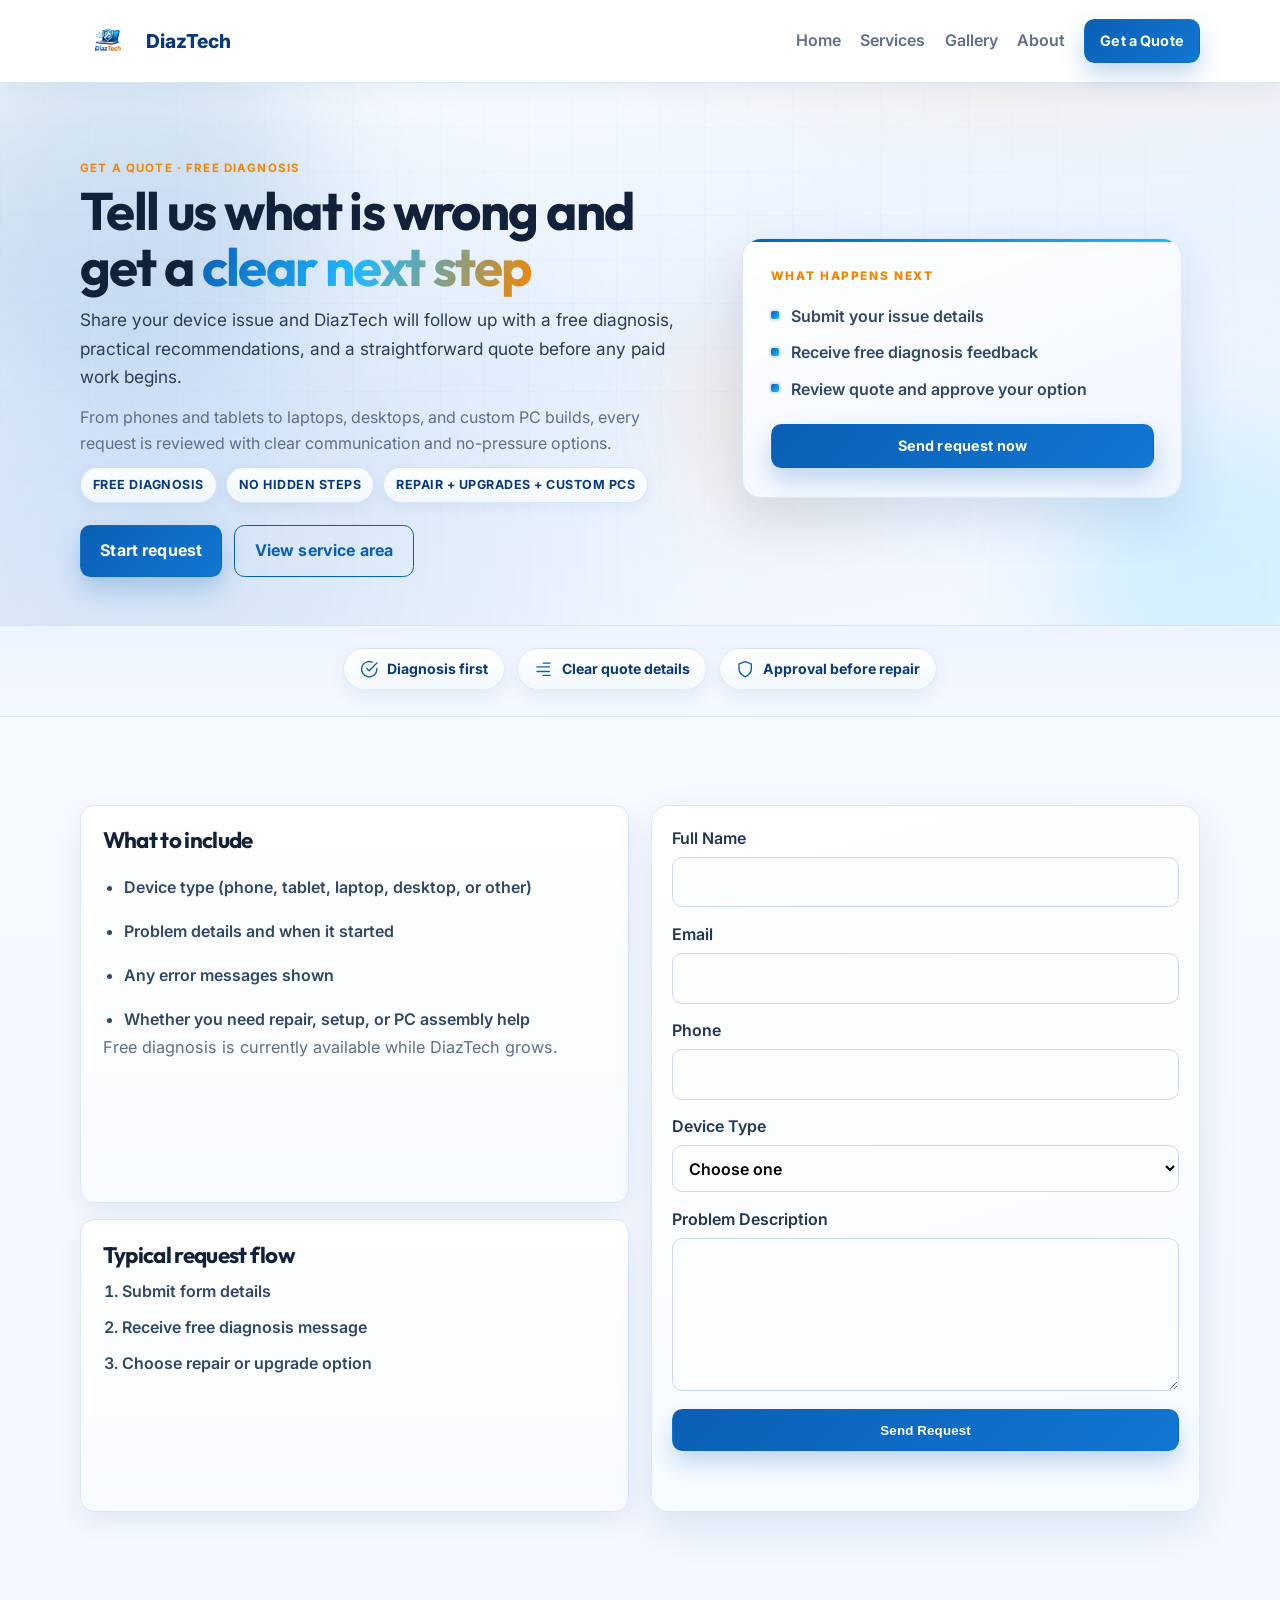
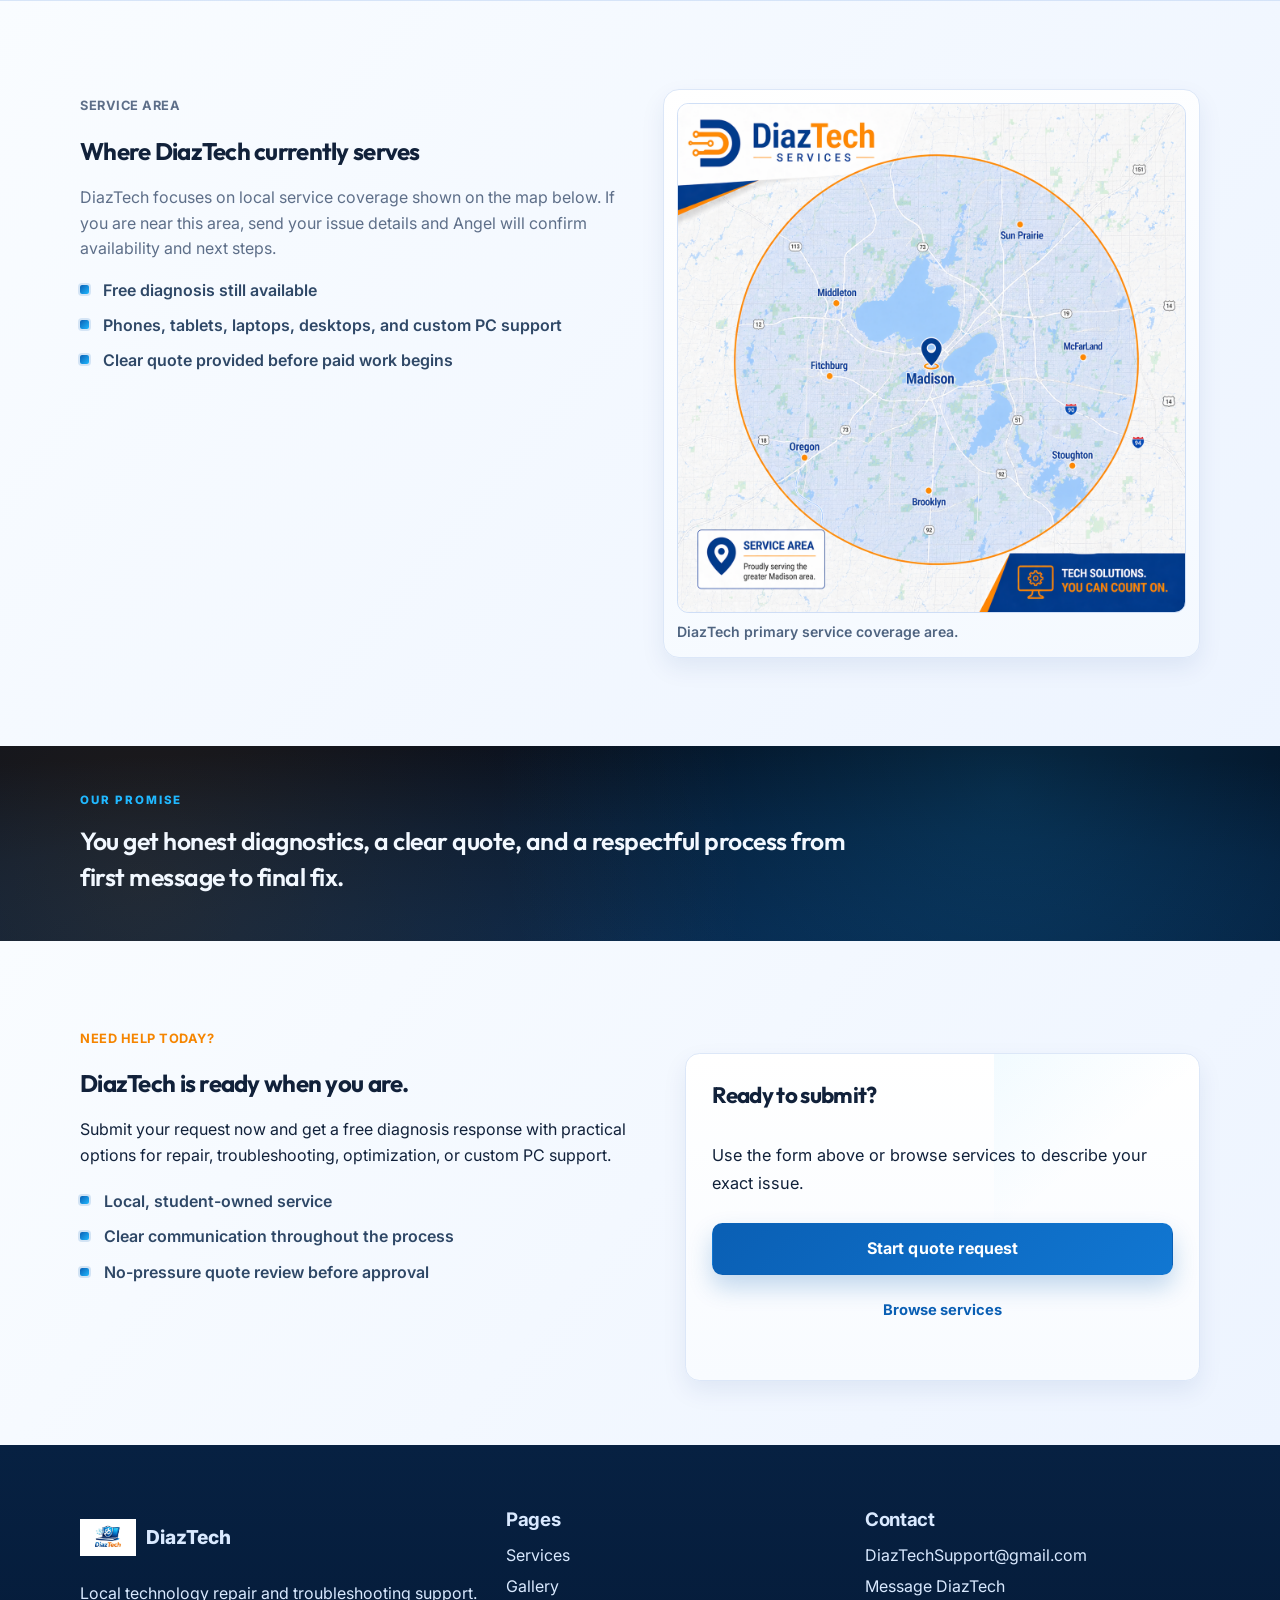
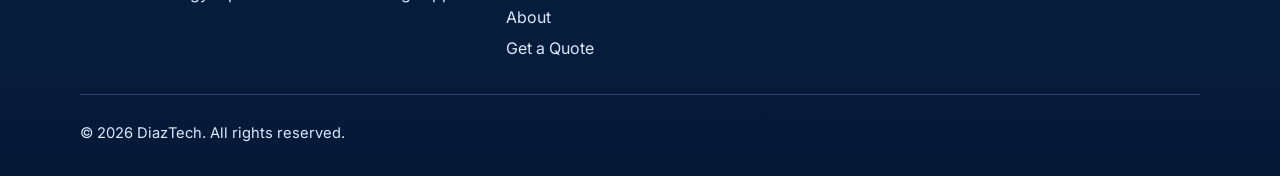
<file: Diaz-Tech-main/Diaz Test Folder/quote.html>
<!DOCTYPE html>
<html lang="en">
  <head>
    <meta charset="UTF-8" />
    <meta name="viewport" content="width=device-width, initial-scale=1.0" />
    <title>Get a Quote | DiazTech</title>
    <meta name="description" content="Request a free diagnosis and quote from DiazTech for phones, tablets, computers, upgrades, and custom PC builds." />
    <meta name="theme-color" content="#0a5fb4" />
    <link rel="preconnect" href="https://fonts.googleapis.com" />
    <link rel="preconnect" href="https://fonts.gstatic.com" crossorigin />
    <link
      href="https://fonts.googleapis.com/css2?family=Inter:wght@400;500;600;700;800&family=Outfit:wght@500;600;700;800&display=swap"
      rel="stylesheet"
    />
    <link rel="stylesheet" href="styles.css" />
  </head>
  <body>
    <a class="skip-link" href="#main">Skip to content</a>
    <header class="header">
      <div class="container nav-wrap">
        <a class="brand" href="index.html" aria-label="DiazTech Home"><img src="assets/logo.jpeg" alt="DiazTech logo" /><span>DiazTech</span></a>
        <button class="menu-toggle" aria-expanded="false" aria-controls="site-nav"><span class="sr-only">Toggle menu</span><span></span><span></span><span></span></button>
        <nav id="site-nav" class="nav" aria-label="Main navigation">
          <a href="index.html">Home</a>
          <a href="services.html">Services</a>
          <a href="gallery.html">Gallery</a>
          <a href="about.html">About</a>
          <a class="btn btn-sm active" href="quote.html">Get a Quote</a>
        </nav>
      </div>
    </header>
    <main id="main" class="quote-page">
      <section class="quote-hero-pro" aria-labelledby="quote-hero-title">
        <div class="quote-hero-bg" aria-hidden="true">
          <span class="quote-hero-orb quote-hero-orb--a"></span>
          <span class="quote-hero-orb quote-hero-orb--b"></span>
          <span class="quote-hero-orb quote-hero-orb--c"></span>
          <span class="quote-hero-gridlines"></span>
        </div>
        <div class="container quote-hero-inner">
          <div class="quote-hero-copy">
            <p class="eyebrow quote-hero-eyebrow">Get a Quote · Free Diagnosis</p>
            <h1 id="quote-hero-title">Tell us what is wrong and get a <span class="quote-hero-accent">clear next step</span></h1>
            <p class="quote-lead">
              Share your device issue and DiazTech will follow up with a free diagnosis, practical recommendations,
              and a straightforward quote before any paid work begins.
            </p>
            <p class="quote-sub">
              From phones and tablets to laptops, desktops, and custom PC builds, every request is reviewed with
              clear communication and no-pressure options.
            </p>
            <ul class="quote-hero-tags" aria-label="Quote page highlights">
              <li>Free diagnosis</li>
              <li>No hidden steps</li>
              <li>Repair + upgrades + custom PCs</li>
            </ul>
            <div class="quote-hero-actions">
              <a class="btn" href="#booking-form">Start request</a>
              <a class="btn btn-outline" href="#service-area-title">View service area</a>
            </div>
          </div>
          <aside class="quote-hero-aside" aria-label="Request timeline">
            <div class="quote-hero-card">
              <p class="quote-hero-card-label">What happens next</p>
              <ul class="quote-hero-card-list">
                <li>
                  <span class="quote-hero-card-dot" aria-hidden="true"></span>
                  <span>Submit your issue details</span>
                </li>
                <li>
                  <span class="quote-hero-card-dot" aria-hidden="true"></span>
                  <span>Receive free diagnosis feedback</span>
                </li>
                <li>
                  <span class="quote-hero-card-dot" aria-hidden="true"></span>
                  <span>Review quote and approve your option</span>
                </li>
              </ul>
              <a class="btn btn-block btn-sm" href="#booking-form">Send request now</a>
            </div>
          </div>
        </div>
      </section>

      <section class="quote-trust-strip" aria-label="Quote process standards">
        <div class="container quote-trust-strip-inner">
          <div class="quote-trust-pill" data-reveal>
            <span class="quote-trust-pill-icon" aria-hidden="true">
              <svg viewBox="0 0 24 24" fill="none" stroke="currentColor" stroke-width="1.75" stroke-linecap="round" stroke-linejoin="round">
                <path d="M22 11.08V12a10 10 0 11-5.93-9.14" />
                <path d="M22 4L12 14.01l-3-3" />
              </svg>
            </span>
            <span>Diagnosis first</span>
          </div>
          <div class="quote-trust-pill" data-reveal>
            <span class="quote-trust-pill-icon" aria-hidden="true">
              <svg viewBox="0 0 24 24" fill="none" stroke="currentColor" stroke-width="1.75" stroke-linecap="round" stroke-linejoin="round">
                <path d="M12 20h9" />
                <path d="M12 4h9" />
                <path d="M4 9h16" />
                <path d="M4 15h16" />
              </svg>
            </span>
            <span>Clear quote details</span>
          </div>
          <div class="quote-trust-pill" data-reveal>
            <span class="quote-trust-pill-icon" aria-hidden="true">
              <svg viewBox="0 0 24 24" fill="none" stroke="currentColor" stroke-width="1.75" stroke-linecap="round" stroke-linejoin="round">
                <path d="M12 22s8-4 8-10V5l-8-3-8 3v7c0 6 8 10 8 10z" />
              </svg>
            </span>
            <span>Approval before repair</span>
          </div>
        </div>
      </section>

      <section class="section quote-request" aria-labelledby="quote-form-heading">
        <div class="container quote-request-grid">
          <div class="quote-request-info" data-reveal>
            <div class="quote-info-card panel panel-light">
              <h2 id="quote-form-heading">What to include</h2>
              <ul class="quote-check-list">
                <li>Device type (phone, tablet, laptop, desktop, or other)</li>
                <li>Problem details and when it started</li>
                <li>Any error messages shown</li>
                <li>Whether you need repair, setup, or PC assembly help</li>
              </ul>
              <p class="note">Free diagnosis is currently available while DiazTech grows.</p>
            </div>
            <div class="quote-info-card panel panel-light" data-reveal>
              <h3>Typical request flow</h3>
              <ol class="quote-steps">
                <li>Submit form details</li>
                <li>Receive free diagnosis message</li>
                <li>Choose repair or upgrade option</li>
              </ol>
            </div>
          </div>
          <form class="form quote-form-card" id="booking-form" data-reveal>
            <label>
              Full Name
              <input type="text" name="name" required />
            </label>
            <label>
              Email
              <input type="email" name="email" required />
            </label>
            <label>
              Phone
              <input type="tel" name="phone" required />
            </label>
            <label>
              Device Type
              <select name="device" required>
                <option value="">Choose one</option>
                <option>Phone</option>
                <option>Tablet</option>
                <option>Laptop</option>
                <option>Desktop</option>
                <option>Custom PC Build</option>
                <option>Other</option>
              </select>
            </label>
            <label>
              Problem Description
              <textarea name="issue" rows="5" required></textarea>
            </label>
            <button type="submit" class="btn btn-block">Send Request</button>
            <p class="form-msg" role="status" aria-live="polite"></p>
          </form>
        </div>
      </section>

      <section class="section section-alt quote-service-area" aria-labelledby="service-area-title">
        <div class="container quote-service-area-grid">
          <div class="quote-service-area-copy" data-reveal>
            <p class="eyebrow">Service Area</p>
            <h2 id="service-area-title">Where DiazTech currently serves</h2>
            <p>
              DiazTech focuses on local service coverage shown on the map below. If you are near this area,
              send your issue details and Angel will confirm availability and next steps.
            </p>
            <ul class="quote-service-area-list">
              <li>Free diagnosis still available</li>
              <li>Phones, tablets, laptops, desktops, and custom PC support</li>
              <li>Clear quote provided before paid work begins</li>
            </ul>
          </div>
          <figure class="quote-map-card" data-reveal>
            <img src="assets/Diaz-Tech Map.png" alt="DiazTech service area map" loading="lazy" />
            <figcaption>DiazTech primary service coverage area.</figcaption>
          </figure>
        </div>
      </section>

      <section class="quote-quote-band" aria-labelledby="quote-band-heading">
        <div class="quote-quote-band__glow" aria-hidden="true"></div>
        <div class="container">
          <p class="quote-quote-band__eyebrow" id="quote-band-heading">Our promise</p>
          <p class="quote-quote-band__text">
            You get honest diagnostics, a clear quote, and a respectful process from first message to final fix.
          </p>
        </div>
      </section>

      <section class="section section-alt quote-closer">
        <div class="container quote-closer-grid">
          <div class="quote-closer-copy">
            <p class="eyebrow">Need help today?</p>
            <h2>DiazTech is ready when you are.</h2>
            <p>
              Submit your request now and get a free diagnosis response with practical options for repair,
              troubleshooting, optimization, or custom PC support.
            </p>
            <ul class="quote-closer-list">
              <li>Local, student-owned service</li>
              <li>Clear communication throughout the process</li>
              <li>No-pressure quote review before approval</li>
            </ul>
          </div>
          <div class="quote-closer-panel panel panel-light">
            <div class="quote-closer-panel__shine" aria-hidden="true"></div>
            <h3>Ready to submit?</h3>
            <p>Use the form above or browse services to describe your exact issue.</p>
            <a class="btn btn-block" href="#booking-form">Start quote request</a>
            <a class="quote-closer-secondary" href="services.html">Browse services</a>
          </div>
        </div>
      </section>
    </main>
    <footer class="footer">
      <div class="container footer-grid">
        <div>
          <a class="brand brand-footer" href="index.html"><img src="assets/logo.jpeg" alt="DiazTech logo" /><span>DiazTech</span></a>
          <p>Local technology repair and troubleshooting support.</p>
        </div>
        <div>
          <h3>Pages</h3>
          <ul>
            <li><a href="services.html">Services</a></li>
            <li><a href="gallery.html">Gallery</a></li>
            <li><a href="about.html">About</a></li>
            <li><a href="quote.html">Get a Quote</a></li>
          </ul>
        </div>
        <div>
          <h3>Contact</h3>
          <ul>
            <li><a href="mailto:DiazTechSupport@gmail.com">DiazTechSupport@gmail.com</a></li>
            <li><a href="quote.html">Message DiazTech</a></li>
          </ul>
        </div>
      </div>
      <div class="container footer-bottom"><p>&copy; <span id="year"></span> DiazTech. All rights reserved.</p></div>
    </footer>
    <script src="script.js"></script>
  </body>
</html>
</file>
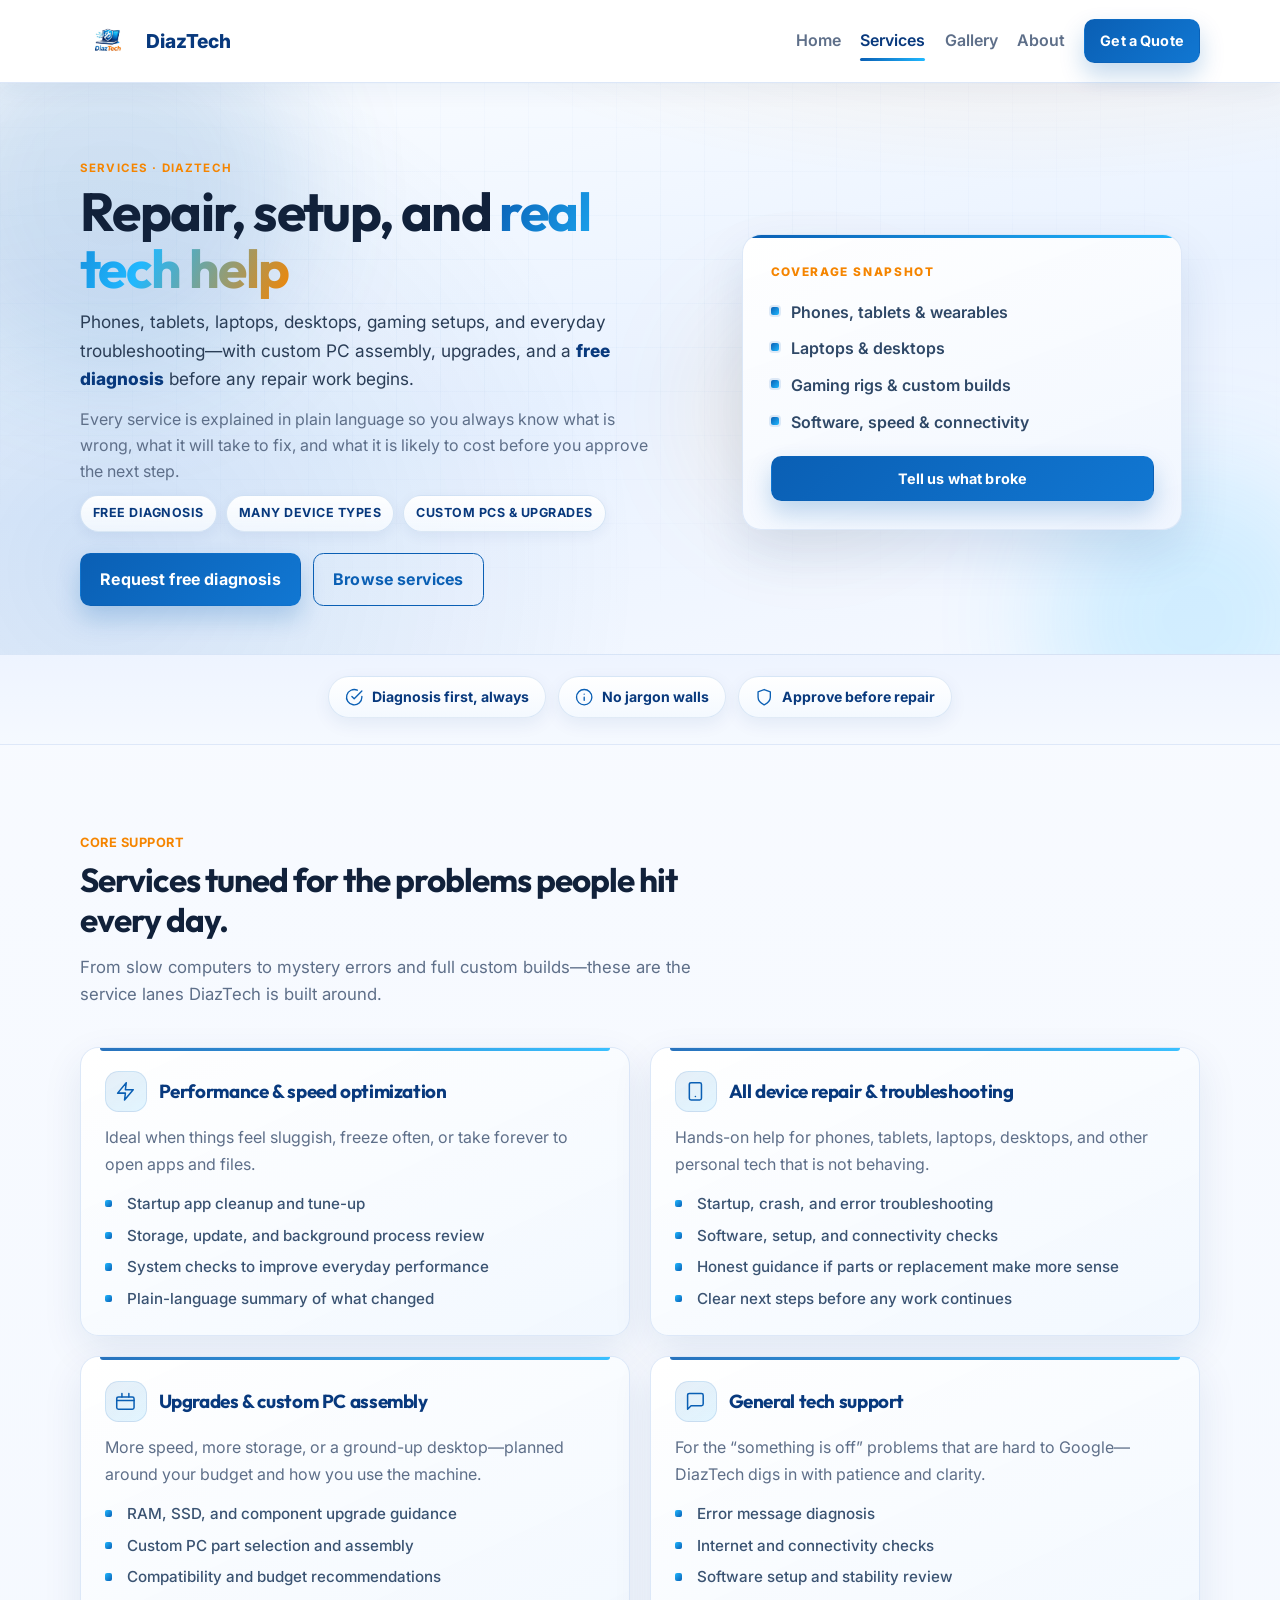
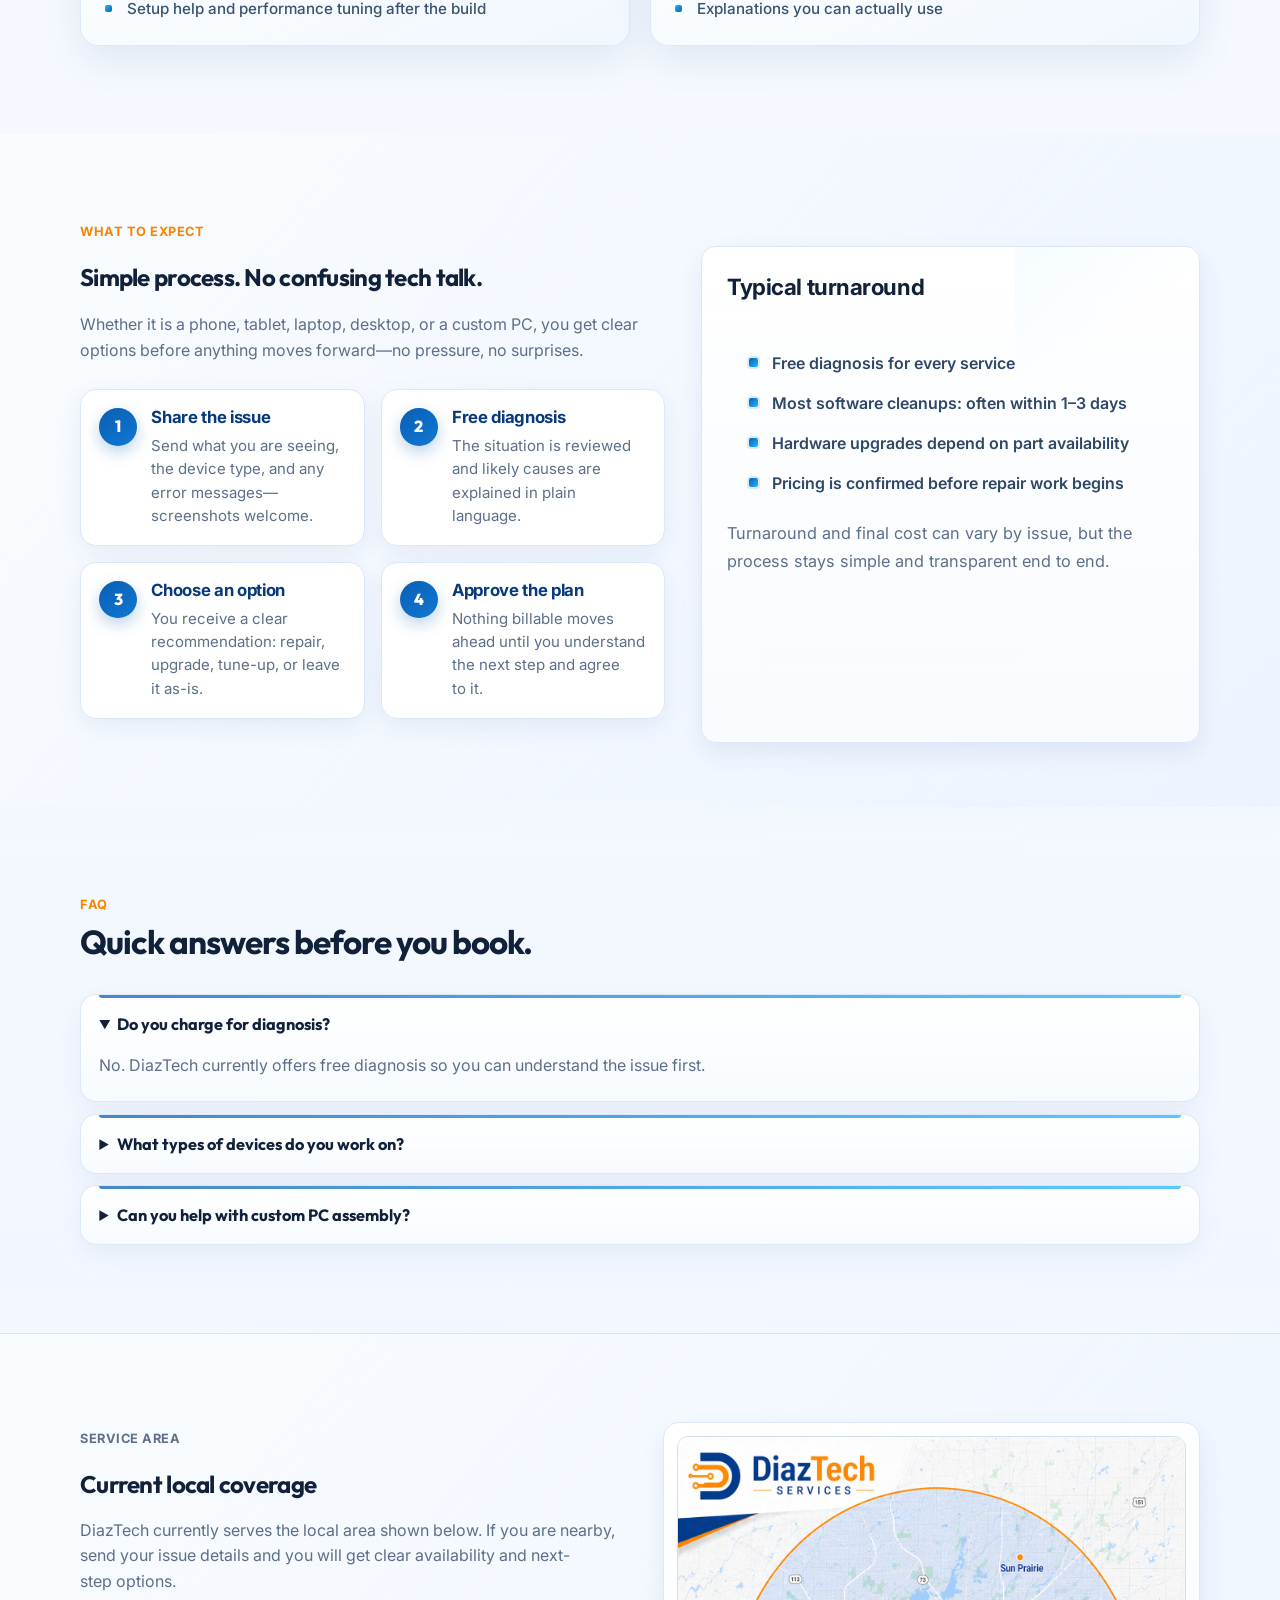
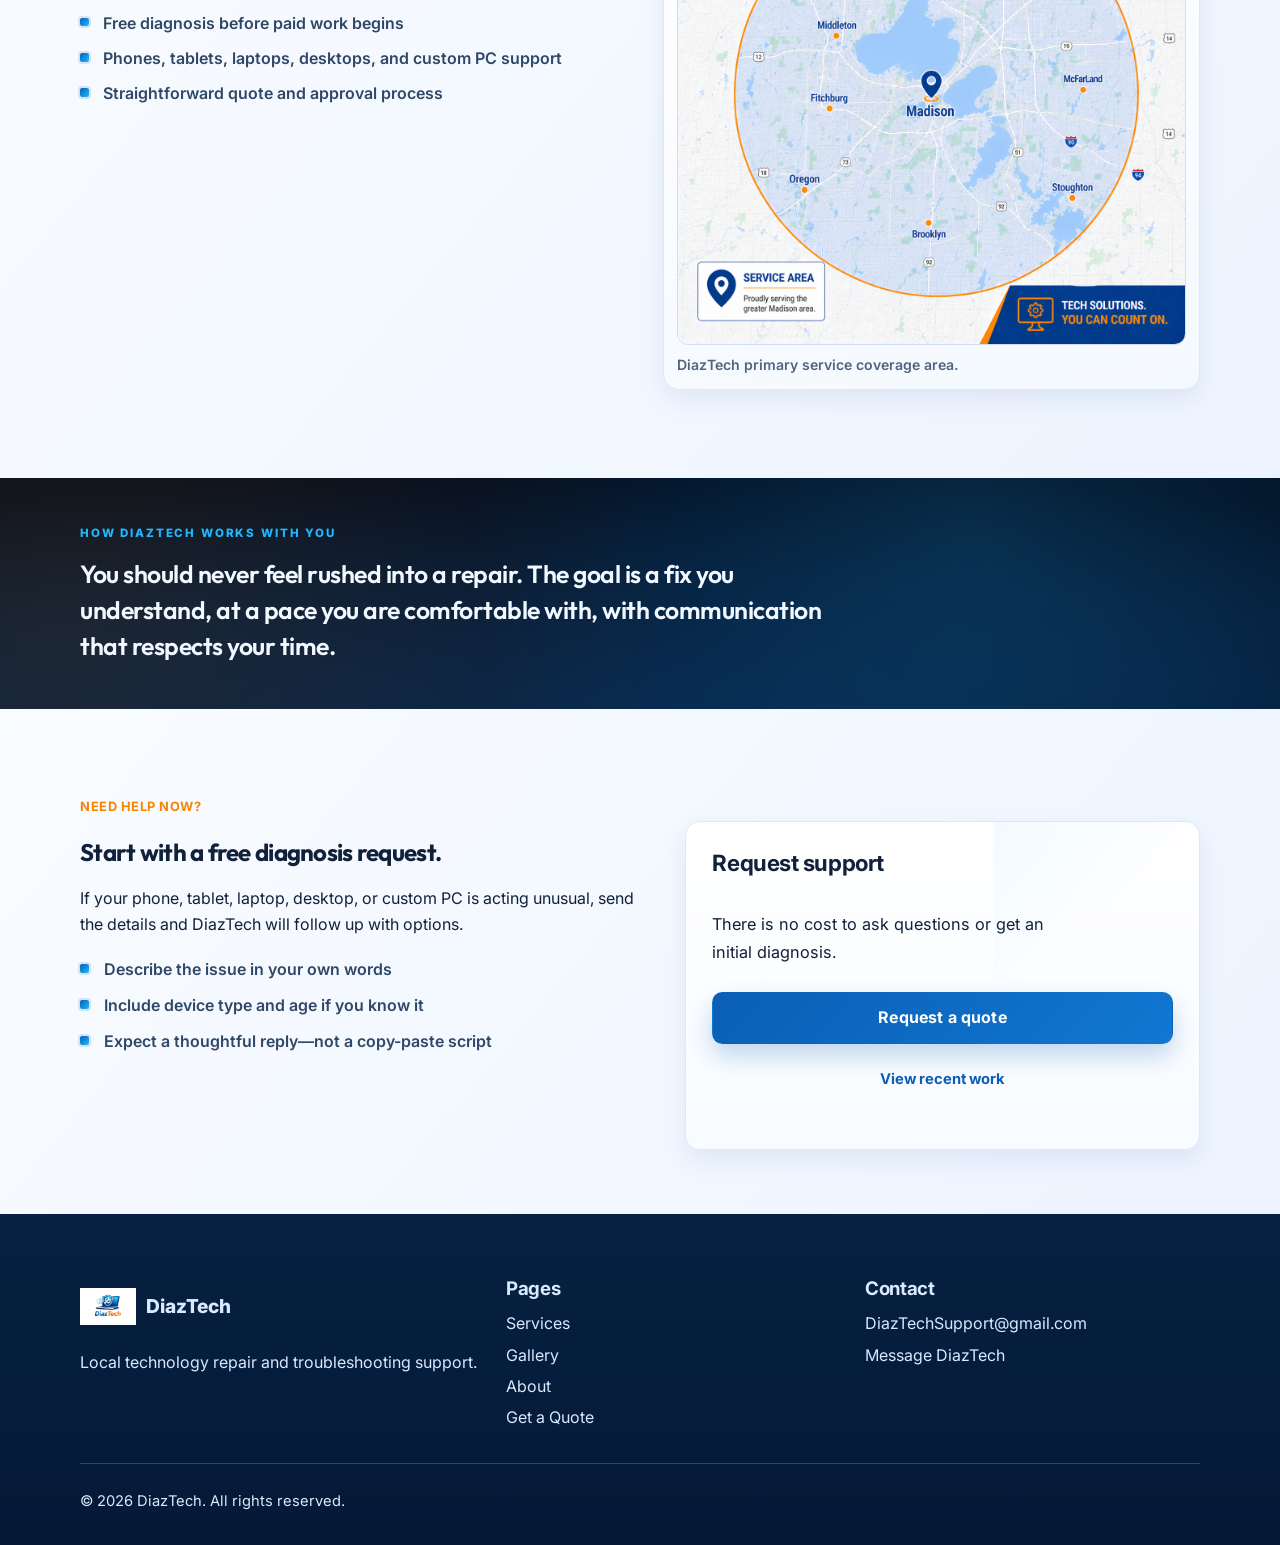
<file: Diaz-Tech-main/Diaz Test Folder/services.html>
<!DOCTYPE html>
<html lang="en">
  <head>
    <meta charset="UTF-8" />
    <meta name="viewport" content="width=device-width, initial-scale=1.0" />
    <title>DiazTech Services | Device Repair & PC Assembly</title>
    <meta
      name="description"
      content="Explore DiazTech services for phones, tablets, laptops, desktops, troubleshooting, upgrades, and custom PC assembly."
    />
    <meta name="theme-color" content="#0a5fb4" />
    <link rel="preconnect" href="https://fonts.googleapis.com" />
    <link rel="preconnect" href="https://fonts.gstatic.com" crossorigin />
    <link
      href="https://fonts.googleapis.com/css2?family=Inter:wght@400;500;600;700;800&family=Outfit:wght@500;600;700;800&display=swap"
      rel="stylesheet"
    />
    <link rel="stylesheet" href="styles.css" />
  </head>
  <body>
    <a class="skip-link" href="#main">Skip to content</a>
    <header class="header">
      <div class="container nav-wrap">
        <a class="brand" href="index.html" aria-label="DiazTech Home"><img src="assets/logo.jpeg" alt="DiazTech logo" /><span>DiazTech</span></a>
        <button class="menu-toggle" aria-expanded="false" aria-controls="site-nav"><span class="sr-only">Toggle menu</span><span></span><span></span><span></span></button>
        <nav id="site-nav" class="nav" aria-label="Main navigation">
          <a href="index.html">Home</a>
          <a class="active" href="services.html">Services</a>
          <a href="gallery.html">Gallery</a>
          <a href="about.html">About</a>
          <a class="btn btn-sm" href="quote.html">Get a Quote</a>
        </nav>
      </div>
    </header>
    <main id="main" class="services-page">
      <section class="services-hero-pro" aria-labelledby="services-hero-title">
        <div class="services-hero-bg" aria-hidden="true">
          <span class="services-hero-orb services-hero-orb--a"></span>
          <span class="services-hero-orb services-hero-orb--b"></span>
          <span class="services-hero-orb services-hero-orb--c"></span>
          <span class="services-hero-gridlines"></span>
        </div>
        <div class="container services-hero-inner">
          <div class="services-hero-copy">
            <p class="eyebrow services-hero-eyebrow">Services · DiazTech</p>
            <h1 id="services-hero-title">Repair, setup, and <span class="services-hero-accent">real tech help</span></h1>
            <p class="services-lead">
              Phones, tablets, laptops, desktops, gaming setups, and everyday troubleshooting—with custom PC assembly,
              upgrades, and a <strong>free diagnosis</strong> before any repair work begins.
            </p>
            <p class="services-sub">
              Every service is explained in plain language so you always know what is wrong, what it will take to fix, and
              what it is likely to cost before you approve the next step.
            </p>
            <ul class="services-hero-tags" aria-label="Highlights">
              <li>Free diagnosis</li>
              <li>Many device types</li>
              <li>Custom PCs &amp; upgrades</li>
            </ul>
            <div class="services-hero-actions">
              <a class="btn" href="quote.html">Request free diagnosis</a>
              <a class="btn btn-outline" href="#core-services">Browse services</a>
            </div>
          </div>
          <aside class="services-hero-aside" aria-label="What DiazTech covers">
            <div class="services-hero-card">
              <p class="services-hero-card-label">Coverage snapshot</p>
              <ul class="services-hero-card-list">
                <li>
                  <span class="services-hero-card-dot" aria-hidden="true"></span>
                  <span>Phones, tablets &amp; wearables</span>
                </li>
                <li>
                  <span class="services-hero-card-dot" aria-hidden="true"></span>
                  <span>Laptops &amp; desktops</span>
                </li>
                <li>
                  <span class="services-hero-card-dot" aria-hidden="true"></span>
                  <span>Gaming rigs &amp; custom builds</span>
                </li>
                <li>
                  <span class="services-hero-card-dot" aria-hidden="true"></span>
                  <span>Software, speed &amp; connectivity</span>
                </li>
              </ul>
              <a class="btn btn-block btn-sm" href="quote.html">Tell us what broke</a>
            </div>
          </aside>
        </div>
      </section>

      <section class="services-trust-strip" aria-label="Service principles">
        <div class="container services-trust-strip-inner">
          <div class="services-trust-pill" data-reveal>
            <span class="services-trust-pill-icon" aria-hidden="true">
              <svg viewBox="0 0 24 24" fill="none" stroke="currentColor" stroke-width="1.75" stroke-linecap="round" stroke-linejoin="round">
                <path d="M22 11.08V12a10 10 0 11-5.93-9.14" />
                <path d="M22 4L12 14.01l-3-3" />
              </svg>
            </span>
            <span>Diagnosis first, always</span>
          </div>
          <div class="services-trust-pill" data-reveal>
            <span class="services-trust-pill-icon" aria-hidden="true">
              <svg viewBox="0 0 24 24" fill="none" stroke="currentColor" stroke-width="1.75" stroke-linecap="round" stroke-linejoin="round">
                <circle cx="12" cy="12" r="10" />
                <path d="M12 16v-4M12 8h.01" />
              </svg>
            </span>
            <span>No jargon walls</span>
          </div>
          <div class="services-trust-pill" data-reveal>
            <span class="services-trust-pill-icon" aria-hidden="true">
              <svg viewBox="0 0 24 24" fill="none" stroke="currentColor" stroke-width="1.75" stroke-linecap="round" stroke-linejoin="round">
                <path d="M12 22s8-4 8-10V5l-8-3-8 3v7c0 6 8 10 8 10z" />
              </svg>
            </span>
            <span>Approve before repair</span>
          </div>
        </div>
      </section>

      <section class="section services-core" id="core-services">
        <div class="container">
          <div class="section-head services-section-head">
            <p class="eyebrow">Core support</p>
            <h2>Services tuned for the problems people hit every day.</h2>
            <p class="services-section-deck">
              From slow computers to mystery errors and full custom builds—these are the service lanes DiazTech is built around.
            </p>
          </div>

          <div class="services-cards">
            <article class="services-card" data-reveal>
              <div class="services-card__head">
                <span class="services-card-icon" aria-hidden="true">
                  <svg viewBox="0 0 24 24" fill="none" stroke="currentColor" stroke-width="1.75" stroke-linecap="round" stroke-linejoin="round">
                    <path d="M13 2L3 14h9l-1 8 10-12h-9l1-8z" />
                  </svg>
                </span>
                <h3>Performance &amp; speed optimization</h3>
              </div>
              <p>Ideal when things feel sluggish, freeze often, or take forever to open apps and files.</p>
              <ul>
                <li>Startup app cleanup and tune-up</li>
                <li>Storage, update, and background process review</li>
                <li>System checks to improve everyday performance</li>
                <li>Plain-language summary of what changed</li>
              </ul>
            </article>
            <article class="services-card" data-reveal>
              <div class="services-card__head">
                <span class="services-card-icon" aria-hidden="true">
                  <svg viewBox="0 0 24 24" fill="none" stroke="currentColor" stroke-width="1.75" stroke-linecap="round" stroke-linejoin="round">
                    <rect x="5" y="2" width="14" height="20" rx="2" ry="2" />
                    <line x1="12" y1="18" x2="12.01" y2="18" />
                  </svg>
                </span>
                <h3>All device repair &amp; troubleshooting</h3>
              </div>
              <p>Hands-on help for phones, tablets, laptops, desktops, and other personal tech that is not behaving.</p>
              <ul>
                <li>Startup, crash, and error troubleshooting</li>
                <li>Software, setup, and connectivity checks</li>
                <li>Honest guidance if parts or replacement make more sense</li>
                <li>Clear next steps before any work continues</li>
              </ul>
            </article>
            <article class="services-card" data-reveal>
              <div class="services-card__head">
                <span class="services-card-icon" aria-hidden="true">
                  <svg viewBox="0 0 24 24" fill="none" stroke="currentColor" stroke-width="1.75" stroke-linecap="round" stroke-linejoin="round">
                    <rect x="2" y="7" width="20" height="14" rx="2" ry="2" />
                    <path d="M16 3v4M8 3v4M2 11h20" />
                  </svg>
                </span>
                <h3>Upgrades &amp; custom PC assembly</h3>
              </div>
              <p>More speed, more storage, or a ground-up desktop—planned around your budget and how you use the machine.</p>
              <ul>
                <li>RAM, SSD, and component upgrade guidance</li>
                <li>Custom PC part selection and assembly</li>
                <li>Compatibility and budget recommendations</li>
                <li>Setup help and performance tuning after the build</li>
              </ul>
            </article>
            <article class="services-card" data-reveal>
              <div class="services-card__head">
                <span class="services-card-icon" aria-hidden="true">
                  <svg viewBox="0 0 24 24" fill="none" stroke="currentColor" stroke-width="1.75" stroke-linecap="round" stroke-linejoin="round">
                    <path d="M21 15a2 2 0 01-2 2H7l-4 4V5a2 2 0 012-2h14a2 2 0 012 2z" />
                  </svg>
                </span>
                <h3>General tech support</h3>
              </div>
              <p>For the “something is off” problems that are hard to Google—DiazTech digs in with patience and clarity.</p>
              <ul>
                <li>Error message diagnosis</li>
                <li>Internet and connectivity checks</li>
                <li>Software setup and stability review</li>
                <li>Explanations you can actually use</li>
              </ul>
            </article>
          </div>
        </div>
      </section>

      <section class="section section-alt services-process">
        <div class="container services-process-grid">
          <div class="services-process-copy">
            <p class="eyebrow">What to expect</p>
            <h2>Simple process. No confusing tech talk.</h2>
            <p class="services-process-intro">
              Whether it is a phone, tablet, laptop, desktop, or a custom PC, you get clear options before anything moves
              forward—no pressure, no surprises.
            </p>
            <ol class="services-steps">
              <li class="services-step" data-reveal>
                <span class="services-step-num" aria-hidden="true">1</span>
                <div class="services-step-body">
                  <h3>Share the issue</h3>
                  <p>Send what you are seeing, the device type, and any error messages—screenshots welcome.</p>
                </div>
              </li>
              <li class="services-step" data-reveal>
                <span class="services-step-num" aria-hidden="true">2</span>
                <div class="services-step-body">
                  <h3>Free diagnosis</h3>
                  <p>The situation is reviewed and likely causes are explained in plain language.</p>
                </div>
              </li>
              <li class="services-step" data-reveal>
                <span class="services-step-num" aria-hidden="true">3</span>
                <div class="services-step-body">
                  <h3>Choose an option</h3>
                  <p>You receive a clear recommendation: repair, upgrade, tune-up, or leave it as-is.</p>
                </div>
              </li>
              <li class="services-step" data-reveal>
                <span class="services-step-num" aria-hidden="true">4</span>
                <div class="services-step-body">
                  <h3>Approve the plan</h3>
                  <p>Nothing billable moves ahead until you understand the next step and agree to it.</p>
                </div>
              </li>
            </ol>
          </div>
          <div class="services-process-panel panel panel-light">
            <div class="services-process-panel__shine" aria-hidden="true"></div>
            <h3>Typical turnaround</h3>
            <ul class="services-check-list">
              <li>Free diagnosis for every service</li>
              <li>Most software cleanups: often within 1–3 days</li>
              <li>Hardware upgrades depend on part availability</li>
              <li>Pricing is confirmed before repair work begins</li>
            </ul>
            <p class="note services-process-note">
              Turnaround and final cost can vary by issue, but the process stays simple and transparent end to end.
            </p>
          </div>
        </div>
      </section>

      <section class="section services-faq-section">
        <div class="container">
          <div class="section-head services-section-head">
            <p class="eyebrow">FAQ</p>
            <h2>Quick answers before you book.</h2>
          </div>
          <div class="faq services-faq">
            <details open>
              <summary>Do you charge for diagnosis?</summary>
              <p>No. DiazTech currently offers free diagnosis so you can understand the issue first.</p>
            </details>
            <details>
              <summary>What types of devices do you work on?</summary>
              <p>DiazTech can help with phones, tablets, laptops, desktops, gaming setups, and other everyday tech devices.</p>
            </details>
            <details>
              <summary>Can you help with custom PC assembly?</summary>
              <p>Yes. DiazTech can help with part selection, compatibility guidance, assembly, and upgrade planning for custom PCs.</p>
            </details>
          </div>
        </div>
      </section>

      <section class="section section-alt quote-service-area" aria-labelledby="services-area-title">
        <div class="container quote-service-area-grid">
          <div class="quote-service-area-copy" data-reveal>
            <p class="eyebrow">Service Area</p>
            <h2 id="services-area-title">Current local coverage</h2>
            <p>
              DiazTech currently serves the local area shown below. If you are nearby, send your issue details and you will
              get clear availability and next-step options.
            </p>
            <ul class="quote-service-area-list">
              <li>Free diagnosis before paid work begins</li>
              <li>Phones, tablets, laptops, desktops, and custom PC support</li>
              <li>Straightforward quote and approval process</li>
            </ul>
          </div>
          <figure class="quote-map-card" data-reveal>
            <img src="assets/Diaz-Tech Map.png" alt="DiazTech local service area map" loading="lazy" />
            <figcaption>DiazTech primary service coverage area.</figcaption>
          </figure>
        </div>
      </section>

      <section class="services-quote-band" aria-labelledby="services-quote-heading">
        <div class="services-quote-band__glow" aria-hidden="true"></div>
        <div class="container">
          <p class="services-quote-band__eyebrow" id="services-quote-heading">How DiazTech works with you</p>
          <p class="services-quote-band__text">
            You should never feel rushed into a repair. The goal is a fix you understand, at a pace you are comfortable with,
            with communication that respects your time.
          </p>
        </div>
      </section>

      <section class="section section-alt services-closer">
        <div class="container services-closer-grid">
          <div class="services-closer-copy">
            <p class="eyebrow">Need help now?</p>
            <h2>Start with a free diagnosis request.</h2>
            <p>
              If your phone, tablet, laptop, desktop, or custom PC is acting unusual, send the details and DiazTech will follow
              up with options.
            </p>
            <ul class="services-closer-list">
              <li>Describe the issue in your own words</li>
              <li>Include device type and age if you know it</li>
              <li>Expect a thoughtful reply—not a copy-paste script</li>
            </ul>
          </div>
          <div class="services-closer-panel panel panel-light">
            <div class="services-closer-panel__shine" aria-hidden="true"></div>
            <h3>Request support</h3>
            <p>There is no cost to ask questions or get an initial diagnosis.</p>
            <a class="btn btn-block" href="quote.html">Request a quote</a>
            <a class="services-closer-secondary" href="gallery.html">View recent work</a>
          </div>
        </div>
      </section>
    </main>
    <footer class="footer">
      <div class="container footer-grid">
        <div>
          <a class="brand brand-footer" href="index.html"><img src="assets/logo.jpeg" alt="DiazTech logo" /><span>DiazTech</span></a>
          <p>Local technology repair and troubleshooting support.</p>
        </div>
        <div>
          <h3>Pages</h3>
          <ul>
            <li><a href="services.html">Services</a></li>
            <li><a href="gallery.html">Gallery</a></li>
            <li><a href="about.html">About</a></li>
            <li><a href="quote.html">Get a Quote</a></li>
          </ul>
        </div>
        <div>
          <h3>Contact</h3>
          <ul>
            <li><a href="mailto:DiazTechSupport@gmail.com">DiazTechSupport@gmail.com</a></li>
            <li><a href="quote.html">Message DiazTech</a></li>
          </ul>
        </div>
      </div>
      <div class="container footer-bottom"><p>&copy; <span id="year"></span> DiazTech. All rights reserved.</p></div>
    </footer>
    <script src="script.js"></script>
  </body>
</html>
</file>
<file: styles.css>
:root {
  --brand-blue: #0a5fb4;
  --brand-blue-dark: #08397d;
  --brand-cyan: #20b8ff;
  --brand-orange: #f58500;
  --text: #11213a;
  --muted: #5e6f89;
  --bg: #f5f9ff;
  --white: #ffffff;
  --surface: #ffffff;
  --surface-soft: #f7fbff;
  --border: #dce7f8;
  --border-strong: #c8daf5;
  --shadow: 0 20px 40px rgba(8, 57, 125, 0.14);
  --shadow-soft: 0 10px 24px rgba(8, 57, 125, 0.08);
  --body-grad-start: #f9fbff;
  --body-grad-end: #eef5ff;
  --section-alt-start: #f9fcff;
  --section-alt-end: #edf4ff;
  --header-bg: rgba(255, 255, 255, 0.95);
  --header-shadow: 0 8px 22px rgba(8, 57, 125, 0.05);
  --header-brand: #08397d;
  --header-link: #5e6f89;
  --header-link-hover: #0a5fb4;
}

html[data-theme="dark"] {
  color-scheme: dark;
  --text: #e8efff;
  --muted: #b7c4dc;
  --bg: #0b1526;
  --white: #101d32;
  --surface: #101d32;
  --surface-soft: #16263f;
  --border: #274062;
  --border-strong: #36537a;
  --shadow: 0 20px 40px rgba(2, 8, 20, 0.55);
  --shadow-soft: 0 10px 24px rgba(2, 8, 20, 0.42);
  --body-grad-start: #080f1c;
  --body-grad-end: #0e1a2f;
  --section-alt-start: #0d1a2f;
  --section-alt-end: #142540;
  --header-bg: rgba(11, 21, 38, 0.9);
  --header-shadow: 0 8px 22px rgba(2, 8, 20, 0.45);
  --header-brand: #e8efff;
  --header-link: #c1cee4;
  --header-link-hover: #7fd3ff;
}

*,
*::before,
*::after {
  box-sizing: border-box;
}

html {
  scroll-behavior: smooth;
}

body {
  margin: 0;
  font-family: "Inter", Arial, sans-serif;
  color: var(--text);
  background: linear-gradient(180deg, var(--body-grad-start) 0%, var(--body-grad-end) 100%);
  line-height: 1.6;
  min-height: 100vh;
  -webkit-font-smoothing: antialiased;
}

h1,
h2,
h3,
h4 {
  line-height: 1.18;
  letter-spacing: -0.02em;
}

p {
  text-wrap: pretty;
}

img {
  max-width: 100%;
  display: block;
}

a {
  color: inherit;
  text-decoration: none;
}

.container {
  width: min(1120px, 92%);
  margin: 0 auto;
}

.section {
  padding: 5.5rem 0;
}

.section-alt {
  background: linear-gradient(130deg, var(--section-alt-start) 0%, var(--section-alt-end) 100%);
}

.section-dark {
  color: #e9f3ff;
  background: radial-gradient(circle at 80% -20%, #0d75cb 0%, #093367 55%, #052145 100%);
}

.section-head {
  margin-bottom: 2rem;
}

.section-head h2 {
  margin: 0.5rem 0 0;
  font-size: clamp(1.8rem, 2.6vw, 2.6rem);
}

.eyebrow {
  margin: 0;
  font-weight: 700;
  color: var(--brand-orange);
  letter-spacing: 0.04em;
  text-transform: uppercase;
  font-size: 0.8rem;
}

.service-eyebrow {
  color: var(--brand-orange) !important;
  font-size: 0.8rem;
  letter-spacing: 0.04em;
}

.skip-link {
  position: absolute;
  left: -999px;
  top: 0;
  padding: 0.6rem 0.9rem;
  border-radius: 0 0 0.4rem 0.4rem;
  background: var(--brand-orange);
  color: var(--white);
  z-index: 9999;
}

.skip-link:focus {
  left: 0.5rem;
}

.header {
  position: sticky;
  top: 0;
  z-index: 100;
  background: var(--header-bg);
  border-bottom: 1px solid var(--border);
  backdrop-filter: blur(8px);
  box-shadow: var(--header-shadow);
}

.nav-wrap {
  display: flex;
  align-items: center;
  justify-content: flex-start;
  min-height: 82px;
  gap: 1rem;
}

.brand {
  display: flex;
  align-items: center;
  gap: 0.65rem;
  font-size: 1.2rem;
  font-weight: 800;
  color: var(--header-brand);
}

.brand img {
  width: 95px;
  height: 95px;
  object-fit: contain;
  border-radius: 0.5rem;
}

.nav {
  display: flex;
  align-items: center;
  margin-left: auto;
  gap: 1.2rem;
  font-weight: 600;
}

.nav a {
  position: relative;
  color: var(--header-link);
  transition: color 0.2s ease;
}

.nav a:hover,
.nav a:focus-visible {
  color: var(--header-link-hover);
}

.menu-toggle {
  display: none;
}

.theme-toggle {
  display: inline-flex;
  align-items: center;
  justify-content: flex-start;
  gap: 0.55rem;
  min-width: 126px;
  height: 40px;
  padding: 0 0.65rem 0 0.45rem;
  border-radius: 999px;
  border: 1px solid var(--border-strong);
  background: linear-gradient(180deg, var(--surface) 0%, var(--surface-soft) 100%);
  color: var(--text);
  font-weight: 700;
  font-size: 0.78rem;
  letter-spacing: 0.01em;
  cursor: pointer;
  white-space: nowrap;
  flex-shrink: 0;
  margin-left: 0.55rem;
  transition: transform 0.2s ease, box-shadow 0.2s ease, border-color 0.2s ease;
}

.language-toggle {
  display: inline-flex;
  align-items: center;
  justify-content: center;
  min-width: 80px;
  height: 40px;
  padding: 0 0.7rem;
  border-radius: 999px;
  border: 1px solid var(--border-strong);
  background: linear-gradient(180deg, var(--surface) 0%, var(--surface-soft) 100%);
  color: var(--text);
  font-weight: 800;
  font-size: 0.76rem;
  letter-spacing: 0.03em;
  cursor: pointer;
  white-space: nowrap;
  flex-shrink: 0;
  margin-left: 0.45rem;
  transition: transform 0.2s ease, box-shadow 0.2s ease, border-color 0.2s ease;
}

.language-toggle:hover,
.language-toggle:focus-visible {
  transform: translateY(-1px);
  border-color: var(--brand-cyan);
  box-shadow: var(--shadow-soft);
}

.language-toggle:focus-visible {
  outline: 2px solid color-mix(in srgb, var(--brand-cyan) 45%, transparent);
  outline-offset: 2px;
}

.theme-toggle-track {
  position: relative;
  width: 44px;
  height: 24px;
  border-radius: 999px;
  background: linear-gradient(135deg, #d8e8ff 0%, #9fccff 100%);
  border: 1px solid rgba(10, 95, 180, 0.28);
  flex-shrink: 0;
  transition: background 0.24s ease, border-color 0.24s ease;
}

.theme-toggle-thumb {
  position: absolute;
  top: 2px;
  left: 2px;
  width: 18px;
  height: 18px;
  border-radius: 999px;
  background: linear-gradient(180deg, #ffffff 0%, #e9f3ff 100%);
  box-shadow: 0 2px 6px rgba(8, 57, 125, 0.24);
  transition: transform 0.24s ease, background 0.24s ease;
}

.theme-toggle-label {
  font-weight: 700;
  letter-spacing: 0.01em;
}

.theme-toggle:hover,
.theme-toggle:focus-visible {
  transform: translateY(-1px);
  border-color: var(--brand-cyan);
  box-shadow: var(--shadow-soft);
}

.theme-toggle:focus-visible {
  outline: 2px solid color-mix(in srgb, var(--brand-cyan) 45%, transparent);
  outline-offset: 2px;
}

.theme-toggle[data-mode="dark"] .theme-toggle-track {
  background: linear-gradient(135deg, #0d2d52 0%, #1b4a80 100%);
  border-color: rgba(32, 184, 255, 0.45);
}

.theme-toggle[data-mode="dark"] .theme-toggle-thumb {
  transform: translateX(20px);
  background: linear-gradient(180deg, #f4fbff 0%, #b9d8ff 100%);
}

html[data-theme="dark"] .hero-copy p {
  color: var(--muted);
}

.btn {
  display: inline-flex;
  align-items: center;
  justify-content: center;
  border: 1px solid transparent;
  background: linear-gradient(135deg, var(--brand-blue) 0%, #1177d2 100%);
  color: var(--white);
  padding: 0.78rem 1.2rem;
  border-radius: 0.65rem;
  font-weight: 700;
  cursor: pointer;
  letter-spacing: 0.01em;
  box-shadow: 0 12px 24px rgba(10, 95, 180, 0.24);
  transition: transform 0.2s ease, box-shadow 0.2s ease;
}

.btn:hover,
.btn:focus-visible {
  transform: translateY(-2px);
  box-shadow: 0 16px 26px rgba(10, 95, 180, 0.32);
}

.btn-sm {
  padding: 0.6rem 0.95rem;
  font-size: 0.9rem;
  color: var(--white);
}

.btn-outline {
  background: transparent;
  border-color: var(--brand-blue);
  color: var(--brand-blue);
  box-shadow: none;
}

.btn-outline:hover,
.btn-outline:focus-visible {
  background: rgba(10, 95, 180, 0.08);
}

.btn-block {
  width: 100%;
  text-align: center;
}

.hero {
  padding-top: 4.5rem;
}

.hero-grid {
  display: grid;
  grid-template-columns: 1.2fr 0.8fr;
  gap: 2rem;
  align-items: start;
}

.hero-copy h1 {
  margin: 0.6rem 0 1.1rem;
  font-size: clamp(2rem, 4vw, 3.2rem);
  line-height: 1.15;
}

.hero-accent {
  background: linear-gradient(115deg, var(--brand-blue) 0%, var(--brand-cyan) 50%, var(--brand-orange) 100%);
  -webkit-background-clip: text;
  background-clip: text;
  color: transparent;
}

.hero-copy p {
  margin: 0;
  color: #324763;
  font-size: 1.05rem;
  max-width: 60ch;
}

.hero-cta {
  display: flex;
  gap: 0.8rem;
  margin-top: 1.4rem;
  flex-wrap: wrap;
}

.trust-list {
  display: grid;
  grid-template-columns: repeat(3, minmax(160px, 1fr));
  gap: 0.8rem;
  padding: 0;
  margin: 1.6rem 0 0;
  list-style: none;
}

.trust-list li {
  background: var(--white);
  border: 1px solid var(--border);
  border-radius: 0.7rem;
  padding: 0.85rem;
  font-weight: 600;
  color: #30445e;
}

.hero-card {
  background: var(--white);
  border: 1px solid var(--border);
  border-radius: 1rem;
  padding: 1.2rem;
  box-shadow: var(--shadow);
}

.hero-card h2 {
  margin-top: 0;
}

.hero-card dl {
  margin: 1rem 0 0;
  display: grid;
  gap: 0.8rem;
}

.hero-card dt {
  font-weight: 700;
  color: var(--brand-blue-dark);
}

.hero-card dd {
  margin: 0;
  color: var(--muted);
}

.stats {
  padding: 1.2rem 0 2.7rem;
}

.stats-grid {
  display: grid;
  grid-template-columns: repeat(4, 1fr);
  gap: 1rem;
}

.stats-grid article {
  text-align: center;
  background: var(--white);
  border: 1px solid var(--border);
  border-radius: 0.85rem;
  padding: 1rem;
}

.stats-grid strong {
  display: block;
  font-size: 2rem;
  line-height: 1;
  color: var(--brand-blue);
}

.stats-grid span {
  color: var(--muted);
  font-weight: 600;
}

.card-grid {
  display: grid;
  grid-template-columns: repeat(3, 1fr);
  gap: 1rem;
  align-items: stretch;
}

.card {
  background: var(--white);
  border: 1px solid var(--border);
  border-radius: 0.9rem;
  padding: 1.2rem;
  box-shadow: 0 6px 20px rgba(9, 51, 103, 0.08);
}

.card h3 {
  margin-top: 0;
}

.card p {
  color: var(--muted);
  margin-bottom: 0;
}

.two-col {
  display: grid;
  grid-template-columns: 1.05fr 0.95fr;
  gap: 2rem;
  align-items: start;
}

.two-col > * {
  align-self: start;
}

.two-col .panel-light {
  align-self: start;
  margin-top: 1.9rem;
  display: flex;
  flex-direction: column;
  gap: 1.35rem;
  padding: 1.6rem;
}

.check-list,
.panel ul {
  margin: 1.2rem 0 0;
  padding-left: 1.35rem;
  display: grid;
  gap: 1rem;
}

.check-list li,
.panel li {
  margin-bottom: 0;
  font-size: 1rem;
  line-height: 1.75;
}

.panel {
  background: rgba(255, 255, 255, 0.08);
  border: 1px solid rgba(179, 214, 255, 0.3);
  border-radius: 0.9rem;
  padding: 1.3rem;
}

.panel h2,
.panel h3 {
  margin-top: 0;
  margin-bottom: 0.9rem;
  font-size: 1.4rem;
}

.panel p {
  margin-top: 0;
  margin-bottom: 0.4rem;
  font-size: 1.02rem;
  line-height: 1.75;
}

.two-col .panel-light .note,
.two-col .panel-light .btn {
  margin-top: auto;
}

.pricing-grid {
  display: grid;
  grid-template-columns: repeat(3, 1fr);
  gap: 1rem;
}

.price-card {
  background: var(--white);
  border: 1px solid var(--border);
  border-radius: 1rem;
  padding: 1.25rem;
  position: relative;
}

.featured {
  border: 2px solid var(--brand-blue);
  box-shadow: 0 16px 28px rgba(8, 57, 125, 0.17);
}

.badge {
  position: absolute;
  right: 1rem;
  top: -0.75rem;
  font-size: 0.75rem;
  font-weight: 800;
  text-transform: uppercase;
  letter-spacing: 0.03em;
  background: var(--brand-orange);
  color: var(--white);
  padding: 0.35rem 0.55rem;
  border-radius: 999px;
}

.price {
  font-size: 2rem;
  font-weight: 800;
  color: var(--brand-blue-dark);
  margin: 0.3rem 0;
}

.price span {
  font-size: 1rem;
  font-weight: 600;
  color: var(--muted);
}

.price-card ul {
  margin: 0.6rem 0 1rem;
  padding-left: 1.1rem;
}

.timeline {
  list-style: none;
  padding: 0;
  margin: 0;
  display: grid;
  grid-template-columns: repeat(auto-fit, minmax(180px, 1fr));
  gap: 1rem;
}

.timeline li {
  background: var(--white);
  border: 1px solid var(--border);
  border-radius: 0.9rem;
  padding: 1.1rem;
  position: relative;
}

.timeline li::before {
  content: "";
  position: absolute;
  left: 0;
  top: 0;
  width: 4px;
  height: 100%;
  border-radius: 0.9rem 0 0 0.9rem;
  background: linear-gradient(180deg, var(--brand-blue), var(--brand-cyan));
}

.form {
  background: var(--white);
  border: 1px solid var(--border);
  box-shadow: var(--shadow);
  border-radius: 1rem;
  padding: 1.2rem;
  display: grid;
  gap: 0.9rem;
}

.form label {
  font-weight: 600;
  color: #213652;
  display: grid;
  gap: 0.35rem;
}

.form input,
.form select,
.form textarea {
  border: 1px solid #c8d8f1;
  border-radius: 0.65rem;
  padding: 0.72rem;
  font: inherit;
}

.form input:focus,
.form select:focus,
.form textarea:focus {
  outline: 2px solid rgba(10, 95, 180, 0.22);
  border-color: var(--brand-blue);
}

.form-msg {
  margin: 0.2rem 0 0;
  font-weight: 700;
  min-height: 1.4rem;
}

.note {
  color: var(--muted);
}

.faq {
  display: grid;
  gap: 0.7rem;
}

.faq details {
  background: var(--white);
  border: 1px solid var(--border);
  border-radius: 0.8rem;
  padding: 0.8rem 1rem;
}

.faq summary {
  cursor: pointer;
  font-weight: 700;
}

.faq p {
  margin-bottom: 0.4rem;
  color: var(--muted);
}

.footer {
  background: linear-gradient(180deg, #072142 0%, #041936 100%);
  color: #d9e9ff;
  padding: 4rem 0 1rem;
}

.footer-grid {
  display: grid;
  grid-template-columns: 1.2fr 1fr 1fr;
  gap: 1.5rem;
}

.brand-footer {
  color: #d9e9ff;
  margin-bottom: 0.7rem;
}

.footer h3 {
  margin: 0 0 0.7rem;
}

.footer ul {
  margin: 0;
  padding: 0;
  list-style: none;
  display: grid;
  gap: 0.35rem;
}

.social-link {
  display: inline-flex;
  align-items: center;
  gap: 0.45rem;
}

.social-link svg {
  width: 0.92rem;
  height: 0.92rem;
  flex-shrink: 0;
}

.footer a:hover,
.footer a:focus-visible {
  color: var(--brand-cyan);
}

.footer-bottom {
  margin-top: 2rem;
  border-top: 1px solid rgba(157, 194, 244, 0.26);
  padding-top: 0.75rem;
  font-size: 0.92rem;
}

.sr-only {
  position: absolute;
  width: 1px;
  height: 1px;
  padding: 0;
  margin: -1px;
  overflow: hidden;
  clip: rect(0, 0, 0, 0);
  white-space: nowrap;
  border: 0;
}

@media (max-width: 960px) {
  .hero-grid,
  .two-col,
  .pricing-grid,
  .card-grid,
  .timeline,
  .stats-grid,
  .footer-grid {
    grid-template-columns: 1fr 1fr;
  }

  .menu-toggle {
    display: grid;
    place-content: center;
    gap: 5px;
    border: 1px solid rgba(10, 95, 180, 0.18);
    background: linear-gradient(180deg, #ffffff 0%, #f5f9ff 100%);
    width: 46px;
    height: 46px;
    border-radius: 0.75rem;
    cursor: pointer;
    margin-left: auto;
    box-shadow: 0 8px 20px rgba(8, 57, 125, 0.09);
    transition: transform 0.2s ease, box-shadow 0.2s ease, border-color 0.2s ease;
  }

  .nav-wrap {
    min-height: 74px;
    gap: 0.55rem;
  }

  .brand {
    font-size: 1.05rem;
    gap: 0.45rem;
  }

  .brand img {
    width: 72px;
    height: 72px;
  }

  .theme-toggle {
    order: 2;
    min-width: 98px;
    height: 36px;
    font-size: 0.73rem;
    margin-left: auto;
    gap: 0.42rem;
    padding: 0 0.5rem 0 0.4rem;
  }

  .theme-toggle-track {
    width: 38px;
    height: 21px;
  }

  .theme-toggle-thumb {
    width: 15px;
    height: 15px;
  }

  .theme-toggle[data-mode="dark"] .theme-toggle-thumb {
    transform: translateX(17px);
  }

  .language-toggle {
    order: 3;
    min-width: 64px;
    height: 36px;
    font-size: 0.69rem;
    margin-left: 0;
    padding: 0 0.52rem;
  }

  .menu-toggle {
    order: 4;
    margin-left: 0;
    width: 42px;
    height: 42px;
  }

  .menu-toggle:hover,
  .menu-toggle:focus-visible {
    transform: translateY(-1px);
    border-color: rgba(10, 95, 180, 0.34);
    box-shadow: 0 12px 24px rgba(8, 57, 125, 0.13);
  }

  .menu-toggle:focus-visible {
    outline: 2px solid rgba(10, 95, 180, 0.26);
    outline-offset: 2px;
  }

  .menu-toggle span:not(.sr-only) {
    width: 20px;
    height: 3px;
    background: var(--brand-blue-dark);
    border-radius: 999px;
    transition: transform 0.24s ease, opacity 0.2s ease, background-color 0.2s ease;
  }

  .menu-toggle[aria-expanded="true"] {
    border-color: rgba(10, 95, 180, 0.45);
    box-shadow: 0 14px 28px rgba(8, 57, 125, 0.16);
  }

  .menu-toggle[aria-expanded="true"] span:nth-child(2) {
    transform: translateY(8px) rotate(45deg);
  }

  .menu-toggle[aria-expanded="true"] span:nth-child(3) {
    opacity: 0;
  }

  .menu-toggle[aria-expanded="true"] span:nth-child(4) {
    transform: translateY(-8px) rotate(-45deg);
  }

  .nav {
    order: 5;
    display: flex;
    position: absolute;
    margin-left: 0;
    right: 0.85rem;
    top: calc(100% + 0.5rem);
    background: linear-gradient(180deg, #ffffff 0%, #f7fbff 100%);
    border: 1px solid rgba(200, 218, 245, 0.95);
    box-shadow: 0 20px 42px rgba(8, 57, 125, 0.2);
    border-radius: 0.95rem;
    padding: 0.8rem;
    flex-direction: column;
    min-width: min(88vw, 260px);
    align-items: flex-start;
    gap: 0.3rem;
    opacity: 0;
    visibility: hidden;
    pointer-events: none;
    transform: translateY(-8px) scale(0.98);
    transform-origin: top right;
    transition: opacity 0.22s ease, transform 0.22s ease, visibility 0s linear 0.22s;
  }

  .nav a {
    width: 100%;
    border-radius: 0.6rem;
    padding: 0.58rem 0.7rem;
  }

  .nav a:not(.btn):hover,
  .nav a:not(.btn):focus-visible {
    background: rgba(10, 95, 180, 0.08);
  }

  .nav.open {
    opacity: 1;
    visibility: visible;
    pointer-events: auto;
    transform: translateY(0) scale(1);
    transition-delay: 0s;
  }

  .nav .btn {
    margin-top: 0.35rem;
    width: 100%;
  }
}

@media (max-width: 680px) {
  .hero-grid,
  .two-col,
  .pricing-grid,
  .card-grid,
  .timeline,
  .stats-grid,
  .footer-grid {
    grid-template-columns: 1fr;
  }

  .section {
    padding: 4rem 0;
  }

  .hero {
    padding-top: 3.5rem;
  }

  .nav-wrap {
    min-height: 68px;
    gap: 0.45rem;
  }

  .brand {
    font-size: 0.98rem;
  }

  .brand img {
    width: 64px;
    height: 64px;
  }

  .theme-toggle {
    min-width: 48px;
    height: 34px;
    padding: 0;
    justify-content: center;
    gap: 0;
  }

  .theme-toggle-label {
    display: none;
  }

  .theme-toggle-track {
    width: 34px;
    height: 20px;
  }

  .theme-toggle-thumb {
    width: 14px;
    height: 14px;
  }

  .theme-toggle[data-mode="dark"] .theme-toggle-thumb {
    transform: translateX(14px);
  }

  .language-toggle {
    min-width: 58px;
    height: 34px;
    padding: 0 0.45rem;
    font-size: 0.66rem;
  }

  .menu-toggle {
    width: 40px;
    height: 40px;
  }
}

.page-hero {
  padding: 4.5rem 0 2.5rem;
  background:
    radial-gradient(circle at top right, rgba(32, 184, 255, 0.16), transparent 24%),
    linear-gradient(180deg, #f9fcff 0%, #eef5ff 100%);
  border-bottom: 1px solid rgba(200, 218, 245, 0.7);
}

.page-hero h1 {
  margin: 0.6rem 0 0.4rem;
  font-size: clamp(2rem, 4vw, 3rem);
}

.page-hero p {
  margin: 0;
  color: var(--muted);
  max-width: 70ch;
}

.about-hero {
  display: grid;
  grid-template-columns: 1.05fr 0.95fr;
  gap: 2.5rem;
  align-items: center;
}

.about-copy {
  display: flex;
  flex-direction: column;
  justify-content: center;
  gap: 0.85rem;
  padding-right: 0.25rem;
}

.about-photo-wrap {
  display: flex;
  justify-content: center;
  align-items: center;
  padding-left: 0.25rem;
}

.about-photo {
  width: 100%;
  max-width: 360px;
  border-radius: 1rem;
  border: 1px solid var(--border);
  box-shadow: var(--shadow);
  object-fit: cover;
}

.about-hero h1 {
  margin: 0.2rem 0 0.35rem;
}

.about-hero p {
  max-width: 58ch;
  margin: 0;
}

.about-copy p + p {
  margin-top: 0.2rem;
}

.about-grid .card {
  padding: 1.35rem;
}

.about-grid .card p + p {
  margin-top: 0.8rem;
}

.about-grid .card {
  padding: 1.35rem;
}

.about-grid .card p + p {
  margin-top: 0.8rem;
}

@media (max-width: 680px) {
  .about-hero {
    grid-template-columns: 1fr;
    gap: 1.5rem;
  }

  .about-copy,
  .about-photo-wrap {
    padding: 0;
  }
}
.page-hero .eyebrow {
  color: var(--brand-orange) !important;
  font-size: 0.95rem;
  letter-spacing: 0.06em;
}

.hero-points {
  list-style: none;
  padding: 0;
  margin: 1.25rem 0 0;
  display: grid;
  grid-template-columns: repeat(auto-fit, minmax(210px, 1fr));
  gap: 0.8rem;
}

.hero-points li {
  background: var(--white);
  border: 1px solid var(--border);
  border-radius: 0.8rem;
  padding: 0.8rem 0.9rem;
  font-weight: 600;
  color: #30445e;
  box-shadow: 0 6px 20px rgba(9, 51, 103, 0.08);
}

.nav a.active {
  color: var(--brand-blue-dark);
}

.nav a.active::after {
  content: "";
  position: absolute;
  left: 0;
  right: 0;
  bottom: -0.45rem;
  height: 3px;
  border-radius: 999px;
  background: linear-gradient(90deg, var(--brand-blue), var(--brand-cyan));
}

.nav .btn,
.nav .btn:hover,
.nav .btn:focus-visible,
.nav .btn.active {
  color: var(--white);
}

.nav .btn.active::after {
  display: none;
}

.panel-light {
  color: var(--text);
  background: linear-gradient(180deg, #ffffff 0%, #f8fbff 100%);
  border: 1px solid var(--border);
  box-shadow: var(--shadow-soft);
}

.service-list {
  margin: 2rem 0 0;
  display: grid;
  grid-template-columns: repeat(2, 1fr);
  gap: 1rem;
  align-items: stretch;
}

.service-item {
  background: var(--white);
  border: 1px solid var(--border);
  border-radius: 0.85rem;
  padding: 1rem;
  box-shadow: 0 6px 20px rgba(9, 51, 103, 0.08);
}

.service-item h3 {
  margin-top: 0;
  margin-bottom: 0.45rem;
}

.service-item p {
  margin: 0;
  color: var(--muted);
}

.service-item ul {
  margin: 0.5rem 0 0;
  padding-left: 1rem;
  color: var(--muted);
}

.gallery-grid {
  display: grid;
  grid-template-columns: repeat(3, 1fr);
  gap: 1.15rem;
  margin-top: 1.9rem;
  align-items: stretch;
}

.gallery-section-head h2 {
  max-width: 26ch;
}

.gallery-intro {
  margin-top: 0.65rem !important;
  max-width: 78ch;
}

.gallery-chips {
  display: flex;
  flex-wrap: wrap;
  gap: 0.6rem;
  margin-top: 1rem;
}

.gallery-chip {
  display: inline-flex;
  align-items: center;
  padding: 0.4rem 0.75rem;
  border-radius: 999px;
  border: 1px solid #d5e4fb;
  background: linear-gradient(180deg, #ffffff 0%, #f3f8ff 100%);
  color: #2f4867;
  font-weight: 600;
  font-size: 0.82rem;
}

.gallery-card {
  background: var(--white);
  border: 1px solid var(--border);
  border-radius: 1rem;
  overflow: hidden;
  box-shadow: var(--shadow-soft);
  display: flex;
  flex-direction: column;
}

.gallery-card img {
  width: 100%;
  height: 300px;
  display: block;
  object-fit: cover;
  object-position: center;
  cursor: default;
  position: relative;
  z-index: 1;
  transform-origin: center center;
  transition: transform 0.3s ease;
}

.gallery-card img.flip-horizontal {
  transform: rotate(270deg) scale(1.18);
}

.gallery-card-copy {
  padding: 1rem 1rem 1.05rem;
  background: var(--white);
  border-top: 1px solid #eef3fb;
  position: relative;
  z-index: 2;
}

.gallery-card-copy h3 {
  margin: 0;
  color: var(--brand-blue-dark);
  font-size: 1rem;
  letter-spacing: -0.01em;
}

.gallery-card-copy p {
  margin: 0;
  padding-top: 0.45rem;
  color: var(--muted);
  font-weight: 500;
  line-height: 1.45;
  font-size: 0.94rem;
}

.gallery-meta {
  margin-top: 0.8rem;
  display: flex;
  flex-wrap: wrap;
  gap: 0.45rem;
}

.gallery-meta span {
  display: inline-flex;
  align-items: center;
  padding: 0.2rem 0.52rem;
  border-radius: 999px;
  border: 1px solid #d8e5fa;
  background: #f7fbff;
  color: #3e5d82;
  font-size: 0.74rem;
  font-weight: 700;
  letter-spacing: 0.02em;
  text-transform: uppercase;
}

[data-reveal] {
  opacity: 0;
  transform: translateY(22px);
}

[data-reveal].revealed {
  opacity: 1;
  transform: translateY(0);
  transition: opacity 0.55s cubic-bezier(0.22, 1, 0.36, 1), transform 0.55s cubic-bezier(0.22, 1, 0.36, 1);
}

.gallery-points {
  margin-top: 1.45rem;
}

.about-grid {
  display: grid;
  grid-template-columns: 1fr 1fr;
  gap: 1.2rem;
  align-items: stretch;
}

.quote-layout {
  display: grid;
  grid-template-columns: 1fr 1fr;
  gap: 1.5rem;
  align-items: stretch;
}

.quote-service-area {
  border-top: 1px solid rgba(200, 218, 245, 0.65);
}

.quote-service-area-grid {
  display: grid;
  grid-template-columns: 1.02fr 0.98fr;
  gap: 1.5rem;
  align-items: start;
}

.quote-service-area-copy p {
  margin-top: 0.45rem;
  margin-bottom: 0;
  color: var(--muted);
}

.quote-service-area-list {
  margin: 1rem 0 0;
  padding: 0;
  list-style: none;
  display: grid;
  gap: 0.6rem;
}

.quote-service-area-list li {
  position: relative;
  padding-left: 1.45rem;
  font-weight: 600;
  color: #2f4867;
}

.quote-service-area-list li::before {
  content: "";
  position: absolute;
  left: 0;
  top: 0.44rem;
  width: 0.55rem;
  height: 0.55rem;
  border-radius: 2px;
  background: linear-gradient(135deg, var(--brand-blue), var(--brand-cyan));
  box-shadow: 0 0 0 2px rgba(10, 95, 180, 0.14);
}

.quote-map-card {
  margin: 0;
  background: linear-gradient(165deg, #ffffff 0%, #f4f9ff 100%);
  border: 1px solid var(--border);
  border-radius: 1rem;
  padding: 0.8rem;
  box-shadow: var(--shadow-soft);
}

.quote-map-card img {
  width: 100%;
  border-radius: 0.7rem;
  border: 1px solid rgba(200, 218, 245, 0.85);
}

.quote-map-card figcaption {
  margin-top: 0.55rem;
  font-size: 0.88rem;
  color: #4f6480;
  font-weight: 600;
}

.hero-card,
.card,
.service-item,
.gallery-card,
.stats-grid article,
.timeline li,
.faq details,
.panel-light,
.form {
  transition: transform 0.2s ease, box-shadow 0.2s ease, border-color 0.2s ease;
}

.card:hover,
.service-item:hover,
.gallery-card:hover,
.stats-grid article:hover,
.timeline li:hover,
.faq details:hover,
.panel-light:hover {
  transform: translateY(-4px);
  border-color: var(--border-strong);
  box-shadow: var(--shadow);
}

.card,
.service-item,
.gallery-card,
.panel-light,
.form {
  height: 100%;
}

.form input,
.form select,
.form textarea {
  background: #fbfdff;
}

.form textarea {
  resize: vertical;
  min-height: 140px;
}

@media (max-width: 960px) {
  .service-list,
  .gallery-grid,
  .about-grid,
  .quote-layout {
    grid-template-columns: 1fr 1fr;
  }

  .quote-service-area-grid {
    grid-template-columns: 1fr;
  }

  .two-col .panel-light {
    margin-top: 0;
  }

  .gallery-card img {
    height: 270px;
  }
}

@media (max-width: 680px) {
  .service-list,
  .gallery-grid,
  .about-grid,
  .quote-layout,
  .about-hero {
    grid-template-columns: 1fr;
  }

  .quote-service-area-grid {
    gap: 1rem;
  }

  .quote-map-card {
    padding: 0.62rem;
  }

  .quote-map-card figcaption {
    font-size: 0.82rem;
  }

  .gallery-card img {
    height: 240px;
  }
}

/* -------------------------------------------------------------------------- */
/* About page — elevated layout & aesthetics                                   */
/* -------------------------------------------------------------------------- */

.about-page h1,
.about-page h2,
.about-section-head h2 {
  font-family: "Outfit", "Inter", system-ui, sans-serif;
  letter-spacing: -0.03em;
}

.about-hero-pro {
  position: relative;
  overflow: hidden;
  padding: 4.75rem 0 3.25rem;
  background:
    radial-gradient(ellipse 100% 80% at 50% -30%, rgba(10, 95, 180, 0.12), transparent 55%),
    radial-gradient(circle at 12% 88%, rgba(245, 133, 0, 0.08), transparent 42%),
    linear-gradient(165deg, #fbfdff 0%, #e8f1ff 48%, #f5f9ff 100%);
  border-bottom: 1px solid rgba(200, 218, 245, 0.65);
}

.about-hero-bg {
  position: absolute;
  inset: 0;
  pointer-events: none;
  z-index: 0;
}

.about-hero-orb {
  position: absolute;
  border-radius: 50%;
  filter: blur(60px);
  opacity: 0.55;
}

.about-hero-orb--a {
  width: min(420px, 55vw);
  height: min(420px, 55vw);
  background: rgba(32, 184, 255, 0.35);
  top: -12%;
  right: -8%;
}

.about-hero-orb--b {
  width: min(320px, 45vw);
  height: min(320px, 45vw);
  background: rgba(10, 95, 180, 0.22);
  bottom: -18%;
  left: -10%;
}

.about-hero-orb--c {
  width: min(200px, 30vw);
  height: min(200px, 30vw);
  background: rgba(245, 133, 0, 0.2);
  top: 40%;
  left: 35%;
}

.about-hero-gridlines {
  position: absolute;
  inset: 0;
  background-image:
    linear-gradient(rgba(10, 95, 180, 0.04) 1px, transparent 1px),
    linear-gradient(90deg, rgba(10, 95, 180, 0.04) 1px, transparent 1px);
  background-size: 48px 48px;
  mask-image: radial-gradient(ellipse 70% 60% at 50% 40%, black 20%, transparent 100%);
  opacity: 0.7;
}

.about-hero-pro-inner {
  position: relative;
  z-index: 1;
}

.about-hero-pro-inner.about-hero h1 {
  font-size: clamp(2.35rem, 5vw, 3.45rem);
  line-height: 1.06;
  margin: 0.35rem 0 0.65rem;
}

.about-hero-eyebrow {
  letter-spacing: 0.12em;
  font-size: 0.72rem;
}

.about-hero-accent {
  background: linear-gradient(120deg, var(--brand-blue) 0%, var(--brand-cyan) 45%, var(--brand-orange) 100%);
  -webkit-background-clip: text;
  background-clip: text;
  color: transparent;
}

.about-copy-pro .about-lead {
  font-size: 1.08rem;
  color: #2a3d56;
  line-height: 1.65;
  max-width: 52ch;
}

.about-copy-pro .about-sub {
  color: var(--muted);
  max-width: 54ch;
  line-height: 1.65;
}

.about-hero-tags {
  list-style: none;
  margin: 0.5rem 0 0;
  padding: 0;
  display: flex;
  flex-wrap: wrap;
  gap: 0.55rem;
}

.about-hero-tags li {
  font-size: 0.78rem;
  font-weight: 700;
  letter-spacing: 0.04em;
  text-transform: uppercase;
  color: var(--brand-blue-dark);
  padding: 0.45rem 0.75rem;
  border-radius: 999px;
  border: 1px solid rgba(10, 95, 180, 0.15);
  background: linear-gradient(180deg, rgba(255, 255, 255, 0.92) 0%, rgba(247, 251, 255, 0.75) 100%);
  box-shadow: 0 4px 14px rgba(8, 57, 125, 0.06);
}

.about-hero-actions {
  display: flex;
  flex-wrap: wrap;
  gap: 0.75rem;
  margin-top: 1.35rem;
}

.about-hero-figure {
  margin: 0;
  display: flex;
  flex-direction: column;
  align-items: center;
  gap: 1rem;
}

.about-photo-stage {
  position: relative;
  width: 100%;
  max-width: 380px;
  display: flex;
  justify-content: center;
  align-items: center;
  padding: 0.5rem;
}

.about-photo-ring {
  position: absolute;
  inset: 0;
  border-radius: 1.35rem;
  background: conic-gradient(from 210deg, var(--brand-cyan), var(--brand-blue), var(--brand-orange), var(--brand-cyan));
  opacity: 0.55;
  filter: blur(0.5px);
  transform: rotate(-3deg) scale(1.02);
}

.about-photo-frame {
  position: relative;
  border-radius: 1.2rem;
  padding: 5px;
  background: linear-gradient(145deg, #ffffff 0%, #e8f2ff 100%);
  box-shadow:
    0 28px 60px rgba(8, 57, 125, 0.18),
    0 0 0 1px rgba(255, 255, 255, 0.65) inset;
  animation: about-photo-float 6s ease-in-out infinite;
}

.about-photo-frame .about-photo {
  border-radius: 0.95rem;
  border: none;
  box-shadow: none;
  max-width: none;
  display: block;
  width: 100%;
  aspect-ratio: 4 / 5;
  object-fit: cover;
  object-position: center;
  transform: scale(0.88);
  transform-origin: center;
}

.about-photo-caption {
  display: flex;
  flex-direction: column;
  align-items: center;
  gap: 0.15rem;
  text-align: center;
}

.about-photo-caption-name {
  font-family: "Outfit", "Inter", sans-serif;
  font-weight: 800;
  font-size: 1.1rem;
  color: var(--brand-blue-dark);
}

.about-photo-caption-role {
  font-size: 0.85rem;
  font-weight: 600;
  color: var(--muted);
  letter-spacing: 0.02em;
}

@keyframes about-photo-float {
  0%,
  100% {
    transform: translateY(0) rotate(0deg);
  }
  50% {
    transform: translateY(-10px) rotate(0.6deg);
  }
}

.about-stats {
  padding: 2rem 0 2.4rem;
  background: linear-gradient(180deg, #f5f9ff 0%, #eef4ff 100%);
  border-bottom: 1px solid rgba(220, 231, 248, 0.85);
}

.about-stats-grid article {
  position: relative;
  overflow: hidden;
  background: linear-gradient(160deg, #ffffff 0%, #f4f9ff 100%);
}

.about-stats-grid article::after {
  content: "";
  position: absolute;
  left: 0;
  right: 0;
  bottom: 0;
  height: 3px;
  background: linear-gradient(90deg, var(--brand-blue), var(--brand-cyan));
  opacity: 0.75;
}

.about-section-head h2 {
  max-width: 22ch;
}

.about-section-deck {
  margin: 0.85rem 0 0;
  max-width: 62ch;
  color: var(--muted);
  font-size: 1.05rem;
  line-height: 1.65;
}

.about-bento {
  display: grid;
  grid-template-columns: 1.22fr 1fr;
  gap: 1.25rem;
  margin-top: 2.5rem;
  align-items: stretch;
}

.about-bento__mission {
  grid-column: 1;
  grid-row: 1 / span 2;
}

.about-bento__stack {
  grid-column: 2;
  grid-row: 1 / span 2;
  display: flex;
  flex-direction: column;
  gap: 1.25rem;
}

.about-bento__community,
.about-bento__work {
  grid-column: 1 / -1;
}

.about-bento-card {
  position: relative;
  border-radius: 1.15rem;
  padding: 1.45rem 1.55rem 1.5rem;
  background: linear-gradient(155deg, rgba(255, 255, 255, 0.98) 0%, #f2f8ff 100%);
  border: 1px solid rgba(220, 231, 248, 0.95);
  box-shadow: 0 16px 42px rgba(8, 57, 125, 0.1);
  transition: transform 0.25s ease, box-shadow 0.25s ease, border-color 0.25s ease;
}

.about-bento-card::before {
  content: "";
  position: absolute;
  left: 1.25rem;
  right: 1.25rem;
  top: 0;
  height: 3px;
  border-radius: 0 0 4px 4px;
  background: linear-gradient(90deg, var(--brand-blue), var(--brand-cyan));
  opacity: 0.88;
}

.about-bento-card:hover {
  transform: translateY(-5px);
  border-color: var(--border-strong);
  box-shadow: 0 22px 50px rgba(8, 57, 125, 0.14);
}

.about-bento-card h3 {
  margin: 0;
  font-family: "Outfit", "Inter", sans-serif;
  font-size: 1.2rem;
  color: var(--brand-blue-dark);
}

.about-bento-card p {
  margin: 0.75rem 0 0;
  color: var(--muted);
  line-height: 1.65;
}

.about-bento-card__head {
  display: flex;
  align-items: center;
  gap: 0.75rem;
}

.about-bento-card__head--inline {
  flex-wrap: wrap;
  align-items: flex-start;
  gap: 1rem;
}

.about-bento-card__head--inline > div {
  flex: 1 1 200px;
}

.about-bento-card__head--inline .about-bento-cta {
  margin-left: auto;
  flex-shrink: 0;
}

.about-bento-icon {
  display: flex;
  align-items: center;
  justify-content: center;
  width: 2.65rem;
  height: 2.65rem;
  border-radius: 0.85rem;
  color: var(--brand-blue);
  background: linear-gradient(145deg, rgba(10, 95, 180, 0.1) 0%, rgba(32, 184, 255, 0.12) 100%);
  border: 1px solid rgba(10, 95, 180, 0.12);
}

.about-bento-icon svg {
  width: 1.35rem;
  height: 1.35rem;
}

.about-bento-muted {
  margin-top: 0.85rem !important;
  font-size: 0.96rem;
}

.about-bento-muted--tight {
  margin-top: 0.35rem !important;
}

.about-bento__work {
  background: linear-gradient(130deg, #ffffff 0%, #eef6ff 55%, #fff8f0 100%);
}

.about-quote-band {
  position: relative;
  padding: 3.25rem 0;
  color: #e8f4ff;
  background: radial-gradient(ellipse 120% 100% at 50% 100%, #06254a 0%, #041a36 55%, #020d1f 100%);
  overflow: hidden;
}

.about-quote-band__glow {
  position: absolute;
  inset: -40% -20%;
  background: radial-gradient(circle at 30% 40%, rgba(32, 184, 255, 0.18), transparent 45%),
    radial-gradient(circle at 78% 30%, rgba(245, 133, 0, 0.12), transparent 40%);
  pointer-events: none;
}

.about-quote {
  position: relative;
  margin: 0;
  max-width: 52rem;
}

.about-quote p {
  margin: 0;
  font-family: "Outfit", "Inter", sans-serif;
  font-size: clamp(1.25rem, 2.5vw, 1.75rem);
  font-weight: 600;
  line-height: 1.45;
  color: #f2f8ff;
  letter-spacing: -0.02em;
}

.about-quote p::before {
  content: "\201C";
  display: block;
  font-size: 3rem;
  line-height: 1;
  margin-bottom: 0.35rem;
  background: linear-gradient(120deg, var(--brand-cyan), var(--brand-orange));
  -webkit-background-clip: text;
  background-clip: text;
  color: transparent;
}

.about-quote p::after {
  content: "\201D";
  display: inline;
  font-size: 2.5rem;
  line-height: 0;
  margin-left: 0.08em;
  vertical-align: -0.2em;
  background: linear-gradient(120deg, var(--brand-orange), var(--brand-cyan));
  -webkit-background-clip: text;
  background-clip: text;
  color: transparent;
}

.about-quote footer {
  margin-top: 1.25rem;
  font-weight: 700;
  font-size: 0.95rem;
  color: rgba(200, 224, 255, 0.88);
}

.about-quote cite {
  font-style: normal;
  color: var(--brand-cyan);
}

.about-closer {
  position: relative;
}

.about-closer-grid {
  display: grid;
  grid-template-columns: 1.05fr 0.95fr;
  gap: 2.25rem;
  align-items: start;
}

.about-closer-list {
  margin: 1.35rem 0 0;
  padding: 0;
  list-style: none;
  display: grid;
  gap: 0.65rem;
}

.about-closer-list li {
  position: relative;
  padding-left: 1.5rem;
  font-weight: 600;
  color: #2f4867;
}

.about-closer-list li::before {
  content: "";
  position: absolute;
  left: 0;
  top: 0.45rem;
  width: 0.55rem;
  height: 0.55rem;
  border-radius: 2px;
  background: linear-gradient(135deg, var(--brand-blue), var(--brand-cyan));
  box-shadow: 0 0 0 2px rgba(10, 95, 180, 0.15);
}

.about-closer-panel {
  position: relative;
  overflow: hidden;
  align-self: start;
  margin-top: 1.5rem;
  display: flex;
  flex-direction: column;
  gap: 1.2rem;
  padding: 1.75rem 1.65rem;
}

.about-closer-panel__shine {
  position: absolute;
  top: -60%;
  right: -30%;
  width: 70%;
  height: 120%;
  background: linear-gradient(140deg, rgba(32, 184, 255, 0.12), transparent 55%);
  pointer-events: none;
}

.about-closer-panel .btn {
  margin-top: 0.25rem;
}

.about-closer-secondary {
  text-align: center;
  font-weight: 700;
  font-size: 0.92rem;
  color: var(--brand-blue);
  padding: 0.35rem;
  border-radius: 0.5rem;
  transition: background 0.2s ease, color 0.2s ease;
}

.about-closer-secondary:hover,
.about-closer-secondary:focus-visible {
  background: rgba(10, 95, 180, 0.08);
  color: var(--brand-blue-dark);
}

@media (max-width: 960px) {
  .about-bento {
    grid-template-columns: 1fr;
  }

  .about-closer-grid {
    grid-template-columns: 1fr;
  }

  .about-closer-panel {
    margin-top: 0;
  }

  .about-bento__mission {
    grid-row: auto;
  }

  .about-bento__stack {
    grid-column: 1;
    grid-row: auto;
  }
}

@media (max-width: 680px) {
  .about-hero-pro {
    padding: 3.5rem 0 2.5rem;
  }

  .about-photo-stage {
    max-width: 100%;
  }

  .about-bento-card__head--inline .about-bento-cta {
    margin-left: 0;
    width: 100%;
    justify-content: center;
  }
}

/* -------------------------------------------------------------------------- */
/* Services page — elevated layout (aligned with About aesthetic)             */
/* -------------------------------------------------------------------------- */

.services-page h1,
.services-page h2,
.services-section-head h2 {
  font-family: "Outfit", "Inter", system-ui, sans-serif;
  letter-spacing: -0.03em;
}

.services-hero-pro {
  position: relative;
  overflow: hidden;
  padding: 4.75rem 0 3rem;
  background:
    radial-gradient(ellipse 100% 85% at 80% -25%, rgba(245, 133, 0, 0.1), transparent 50%),
    radial-gradient(circle at 8% 85%, rgba(10, 95, 180, 0.12), transparent 42%),
    linear-gradient(168deg, #fbfdff 0%, #e9f2ff 52%, #f6f9ff 100%);
  border-bottom: 1px solid rgba(200, 218, 245, 0.65);
}

.services-hero-bg {
  position: absolute;
  inset: 0;
  pointer-events: none;
  z-index: 0;
}

.services-hero-orb {
  position: absolute;
  border-radius: 50%;
  filter: blur(58px);
  opacity: 0.52;
}

.services-hero-orb--a {
  width: min(380px, 52vw);
  height: min(380px, 52vw);
  background: rgba(10, 95, 180, 0.28);
  top: -14%;
  left: -6%;
}

.services-hero-orb--b {
  width: min(300px, 42vw);
  height: min(300px, 42vw);
  background: rgba(32, 184, 255, 0.32);
  bottom: -20%;
  right: -5%;
}

.services-hero-orb--c {
  width: min(220px, 34vw);
  height: min(220px, 34vw);
  background: rgba(245, 133, 0, 0.18);
  top: 38%;
  right: 28%;
}

.services-hero-gridlines {
  position: absolute;
  inset: 0;
  background-image:
    linear-gradient(rgba(10, 95, 180, 0.035) 1px, transparent 1px),
    linear-gradient(90deg, rgba(10, 95, 180, 0.035) 1px, transparent 1px);
  background-size: 44px 44px;
  mask-image: radial-gradient(ellipse 72% 65% at 45% 35%, black 18%, transparent 100%);
  opacity: 0.75;
}

.services-hero-inner {
  position: relative;
  z-index: 1;
  display: grid;
  grid-template-columns: 1.12fr 0.88fr;
  gap: 2.5rem;
  align-items: center;
}

.services-hero-inner h1 {
  font-size: clamp(2.2rem, 4.6vw, 3.35rem);
  line-height: 1.07;
  margin: 0.35rem 0 0.65rem;
}

.services-hero-eyebrow {
  letter-spacing: 0.1em;
  font-size: 0.72rem;
}

.services-hero-accent {
  background: linear-gradient(115deg, var(--brand-blue) 0%, var(--brand-cyan) 50%, var(--brand-orange) 100%);
  -webkit-background-clip: text;
  background-clip: text;
  color: transparent;
}

.services-lead {
  margin: 0;
  font-size: 1.08rem;
  color: #2a3d56;
  line-height: 1.65;
  max-width: 56ch;
}

.services-lead strong {
  color: var(--brand-blue-dark);
  font-weight: 800;
}

.services-sub {
  margin: 0.75rem 0 0;
  color: var(--muted);
  max-width: 58ch;
  line-height: 1.65;
}

.services-hero-tags {
  list-style: none;
  margin: 0.65rem 0 0;
  padding: 0;
  display: flex;
  flex-wrap: wrap;
  gap: 0.55rem;
}

.services-hero-tags li {
  font-size: 0.78rem;
  font-weight: 700;
  letter-spacing: 0.04em;
  text-transform: uppercase;
  color: var(--brand-blue-dark);
  padding: 0.45rem 0.75rem;
  border-radius: 999px;
  border: 1px solid rgba(10, 95, 180, 0.14);
  background: linear-gradient(180deg, rgba(255, 255, 255, 0.95) 0%, rgba(247, 251, 255, 0.78) 100%);
  box-shadow: 0 4px 14px rgba(8, 57, 125, 0.06);
}

.services-hero-actions {
  display: flex;
  flex-wrap: wrap;
  gap: 0.75rem;
  margin-top: 1.35rem;
}

.services-hero-aside {
  display: flex;
  justify-content: center;
}

.services-hero-card {
  width: 100%;
  max-width: 440px;
  padding: 1.75rem 1.7rem 1.8rem;
  border-radius: 1.2rem;
  background: linear-gradient(160deg, rgba(255, 255, 255, 0.98) 0%, #f0f6ff 100%);
  border: 1px solid rgba(220, 231, 248, 0.95);
  box-shadow: 0 22px 50px rgba(8, 57, 125, 0.12);
  position: relative;
  overflow: hidden;
  animation: services-hero-card-float 6.5s ease-in-out infinite;
}

.services-hero-card::before {
  content: "";
  position: absolute;
  left: 0;
  right: 0;
  top: 0;
  height: 3px;
  background: linear-gradient(90deg, var(--brand-blue), var(--brand-cyan));
}

.services-hero-card-label {
  margin: 0 0 1.15rem;
  font-size: 0.74rem;
  font-weight: 800;
  letter-spacing: 0.14em;
  text-transform: uppercase;
  color: var(--brand-orange);
}

.services-hero-card-list {
  list-style: none;
  margin: 0 0 1.4rem;
  padding: 0;
  display: grid;
  gap: 0.85rem;
}

.services-hero-card-list li {
  display: flex;
  align-items: flex-start;
  gap: 0.75rem;
  font-weight: 600;
  color: #2f4867;
  font-size: 1rem;
  line-height: 1.45;
}

.services-hero-card-dot {
  flex-shrink: 0;
  width: 0.5rem;
  height: 0.5rem;
  margin-top: 0.38rem;
  border-radius: 2px;
  background: linear-gradient(135deg, var(--brand-blue), var(--brand-cyan));
  box-shadow: 0 0 0 2px rgba(10, 95, 180, 0.12);
}

@keyframes services-hero-card-float {
  0%,
  100% {
    transform: translateY(0);
  }
  50% {
    transform: translateY(-8px);
  }
}

.services-trust-strip {
  padding: 1.35rem 0 1.6rem;
  background: linear-gradient(180deg, #eef4ff 0%, #f5f9ff 100%);
  border-bottom: 1px solid rgba(220, 231, 248, 0.85);
}

.services-trust-strip-inner {
  display: flex;
  flex-wrap: wrap;
  justify-content: center;
  gap: 0.75rem;
}

.services-trust-pill {
  display: inline-flex;
  align-items: center;
  gap: 0.55rem;
  padding: 0.55rem 1rem;
  border-radius: 999px;
  font-weight: 700;
  font-size: 0.88rem;
  color: var(--brand-blue-dark);
  background: linear-gradient(180deg, #ffffff 0%, #f4f9ff 100%);
  border: 1px solid rgba(10, 95, 180, 0.12);
  box-shadow: 0 6px 18px rgba(8, 57, 125, 0.07);
}

.services-trust-pill-icon {
  display: flex;
  color: var(--brand-blue);
}

.services-trust-pill-icon svg {
  width: 1.15rem;
  height: 1.15rem;
}

.services-section-head h2 {
  max-width: 30ch;
}

.services-section-deck {
  margin: 0.85rem 0 0;
  max-width: 60ch;
  color: var(--muted);
  font-size: 1.05rem;
  line-height: 1.65;
}

.services-cards {
  display: grid;
  grid-template-columns: repeat(2, 1fr);
  gap: 1.25rem;
  margin-top: 2.35rem;
}

.services-card {
  position: relative;
  border-radius: 1.15rem;
  padding: 1.45rem 1.5rem 1.55rem;
  background: linear-gradient(155deg, rgba(255, 255, 255, 0.98) 0%, #f2f8ff 100%);
  border: 1px solid rgba(220, 231, 248, 0.95);
  box-shadow: 0 14px 40px rgba(8, 57, 125, 0.09);
  transition: transform 0.25s ease, box-shadow 0.25s ease, border-color 0.25s ease;
}

.services-card::before {
  content: "";
  position: absolute;
  left: 1.2rem;
  right: 1.2rem;
  top: 0;
  height: 3px;
  border-radius: 0 0 4px 4px;
  background: linear-gradient(90deg, var(--brand-blue), var(--brand-cyan));
  opacity: 0.88;
}

.services-card:hover {
  transform: translateY(-5px);
  border-color: var(--border-strong);
  box-shadow: 0 22px 50px rgba(8, 57, 125, 0.13);
}

.services-card h3 {
  margin: 0;
  font-family: "Outfit", "Inter", sans-serif;
  font-size: 1.18rem;
  color: var(--brand-blue-dark);
}

.services-card p {
  margin: 0.75rem 0 0;
  color: var(--muted);
  line-height: 1.65;
}

.services-card ul {
  margin: 1rem 0 0;
  padding: 0;
  list-style: none;
  display: grid;
  gap: 0.55rem;
}

.services-card li {
  position: relative;
  padding-left: 1.35rem;
  color: #3a5372;
  font-weight: 500;
  font-size: 0.95rem;
  line-height: 1.5;
}

.services-card li::before {
  content: "";
  position: absolute;
  left: 0;
  top: 0.45rem;
  width: 0.45rem;
  height: 0.45rem;
  border-radius: 2px;
  background: linear-gradient(135deg, var(--brand-cyan), var(--brand-blue));
}

.services-card__head {
  display: flex;
  align-items: center;
  gap: 0.75rem;
}

.services-card-icon {
  display: flex;
  align-items: center;
  justify-content: center;
  width: 2.6rem;
  height: 2.6rem;
  border-radius: 0.85rem;
  color: var(--brand-blue);
  background: linear-gradient(145deg, rgba(10, 95, 180, 0.1) 0%, rgba(32, 184, 255, 0.12) 100%);
  border: 1px solid rgba(10, 95, 180, 0.12);
}

.services-card-icon svg {
  width: 1.3rem;
  height: 1.3rem;
}

.services-process-grid {
  display: grid;
  grid-template-columns: 1.08fr 0.92fr;
  gap: 2.25rem;
  align-items: start;
}

.services-process-intro {
  margin: 0.85rem 0 0;
  max-width: 56ch;
  color: var(--muted);
  line-height: 1.65;
}

.services-steps {
  list-style: none;
  margin: 1.6rem 0 0;
  padding: 0;
  display: grid;
  grid-template-columns: repeat(2, 1fr);
  gap: 1rem;
}

.services-step {
  display: flex;
  gap: 0.9rem;
  align-items: flex-start;
  padding: 1.1rem 1.15rem;
  border-radius: 1rem;
  background: var(--white);
  border: 1px solid var(--border);
  box-shadow: 0 8px 26px rgba(8, 57, 125, 0.07);
}

.services-step-num {
  flex-shrink: 0;
  width: 2.35rem;
  height: 2.35rem;
  display: flex;
  align-items: center;
  justify-content: center;
  font-family: "Outfit", "Inter", sans-serif;
  font-weight: 800;
  font-size: 1rem;
  color: var(--white);
  border-radius: 50%;
  background: linear-gradient(145deg, var(--brand-blue), #1177d2);
  box-shadow: 0 6px 16px rgba(10, 95, 180, 0.28);
}

.services-step-body h3 {
  margin: 0;
  font-size: 1.05rem;
  color: var(--brand-blue-dark);
}

.services-step-body p {
  margin: 0.4rem 0 0;
  color: var(--muted);
  font-size: 0.94rem;
  line-height: 1.55;
}

.services-process-panel {
  position: relative;
  overflow: hidden;
  align-self: start;
  margin-top: 1.5rem;
  display: flex;
  flex-direction: column;
  gap: 1.1rem;
  padding: 1.65rem 1.55rem;
}

.services-process-panel__shine {
  position: absolute;
  top: -55%;
  right: -28%;
  width: 65%;
  height: 110%;
  background: linear-gradient(145deg, rgba(32, 184, 255, 0.12), transparent 55%);
  pointer-events: none;
}

.services-check-list {
  margin: 0;
  padding: 0;
  list-style: none;
  display: grid;
  gap: 0.65rem;
}

.services-check-list li {
  position: relative;
  padding-left: 1.45rem;
  font-weight: 600;
  color: #2f4867;
  line-height: 1.5;
}

.services-check-list li::before {
  content: "";
  position: absolute;
  left: 0;
  top: 0.42rem;
  width: 0.55rem;
  height: 0.55rem;
  border-radius: 2px;
  background: linear-gradient(135deg, var(--brand-blue), var(--brand-cyan));
  box-shadow: 0 0 0 2px rgba(10, 95, 180, 0.12);
}

.services-process-note {
  margin-top: 0.35rem !important;
}

.services-faq-section {
  position: relative;
}

.services-faq.services-faq {
  margin-top: 0.5rem;
}

.services-faq details {
  border-radius: 1rem;
  padding: 1rem 1.15rem;
  border: 1px solid rgba(220, 231, 248, 0.95);
  background: linear-gradient(180deg, #ffffff 0%, #f7fbff 100%);
  box-shadow: 0 10px 28px rgba(8, 57, 125, 0.06);
  position: relative;
  overflow: hidden;
}

.services-faq details::before {
  content: "";
  position: absolute;
  left: 1.1rem;
  right: 1.1rem;
  top: 0;
  height: 3px;
  border-radius: 0 0 4px 4px;
  background: linear-gradient(90deg, var(--brand-blue), var(--brand-cyan));
  opacity: 0.75;
}

.services-faq summary {
  font-family: "Outfit", "Inter", sans-serif;
  font-size: 1.02rem;
}

.services-quote-band {
  position: relative;
  padding: 2.85rem 0;
  color: #e8f4ff;
  background: radial-gradient(ellipse 120% 100% at 50% 100%, #06254a 0%, #041a36 58%, #020d1f 100%);
  overflow: hidden;
}

.services-quote-band__glow {
  position: absolute;
  inset: -35% -15%;
  background: radial-gradient(circle at 70% 35%, rgba(32, 184, 255, 0.16), transparent 42%),
    radial-gradient(circle at 15% 60%, rgba(245, 133, 0, 0.1), transparent 45%);
  pointer-events: none;
}

.services-quote-band__eyebrow {
  position: relative;
  margin: 0;
  font-size: 0.72rem;
  font-weight: 800;
  letter-spacing: 0.16em;
  text-transform: uppercase;
  color: var(--brand-cyan);
}

.services-quote-band__text {
  position: relative;
  margin: 0.85rem 0 0;
  max-width: 48rem;
  font-family: "Outfit", "Inter", sans-serif;
  font-size: clamp(1.15rem, 2.2vw, 1.55rem);
  font-weight: 600;
  line-height: 1.45;
  color: #f2f8ff;
  letter-spacing: -0.02em;
}

.services-closer-grid {
  display: grid;
  grid-template-columns: 1.05fr 0.95fr;
  gap: 2.25rem;
  align-items: start;
}

.services-closer-list {
  margin: 1.25rem 0 0;
  padding: 0;
  list-style: none;
  display: grid;
  gap: 0.65rem;
}

.services-closer-list li {
  position: relative;
  padding-left: 1.5rem;
  font-weight: 600;
  color: #2f4867;
}

.services-closer-list li::before {
  content: "";
  position: absolute;
  left: 0;
  top: 0.45rem;
  width: 0.55rem;
  height: 0.55rem;
  border-radius: 2px;
  background: linear-gradient(135deg, var(--brand-blue), var(--brand-cyan));
  box-shadow: 0 0 0 2px rgba(10, 95, 180, 0.15);
}

.services-closer-panel {
  position: relative;
  overflow: hidden;
  align-self: start;
  margin-top: 1.5rem;
  display: flex;
  flex-direction: column;
  gap: 1.15rem;
  padding: 1.75rem 1.65rem;
}

.services-closer-panel__shine {
  position: absolute;
  top: -60%;
  right: -30%;
  width: 70%;
  height: 120%;
  background: linear-gradient(140deg, rgba(32, 184, 255, 0.12), transparent 55%);
  pointer-events: none;
}

.services-closer-secondary {
  text-align: center;
  font-weight: 700;
  font-size: 0.92rem;
  color: var(--brand-blue);
  padding: 0.35rem;
  border-radius: 0.5rem;
  transition: background 0.2s ease, color 0.2s ease;
}

.services-closer-secondary:hover,
.services-closer-secondary:focus-visible {
  background: rgba(10, 95, 180, 0.08);
  color: var(--brand-blue-dark);
}

@media (max-width: 960px) {
  .services-hero-inner {
    grid-template-columns: 1fr;
    gap: 2rem;
  }

  .services-cards {
    grid-template-columns: 1fr 1fr;
  }

  .services-process-grid,
  .services-closer-grid {
    grid-template-columns: 1fr;
  }

  .services-process-panel,
  .services-closer-panel {
    margin-top: 0;
  }

  .services-steps {
    grid-template-columns: 1fr;
  }
}

@media (max-width: 680px) {
  .services-hero-pro {
    padding: 3.5rem 0 2.5rem;
  }

  .services-cards {
    grid-template-columns: 1fr;
  }

  .services-trust-strip-inner {
    justify-content: flex-start;
  }
}

/* -------------------------------------------------------------------------- */
/* Gallery page — elevated layout (aligned with About/Services aesthetic)     */
/* -------------------------------------------------------------------------- */

.gallery-page h1,
.gallery-page h2,
.gallery-section-head-pro h2 {
  font-family: "Outfit", "Inter", system-ui, sans-serif;
  letter-spacing: -0.03em;
}

.gallery-hero-pro {
  position: relative;
  overflow: hidden;
  padding: 4.75rem 0 3rem;
  background:
    radial-gradient(ellipse 98% 84% at 84% -24%, rgba(32, 184, 255, 0.13), transparent 50%),
    radial-gradient(circle at 12% 86%, rgba(245, 133, 0, 0.1), transparent 45%),
    linear-gradient(168deg, #fbfdff 0%, #e9f2ff 48%, #f6f9ff 100%);
  border-bottom: 1px solid rgba(200, 218, 245, 0.65);
}

.gallery-hero-bg {
  position: absolute;
  inset: 0;
  pointer-events: none;
  z-index: 0;
}

.gallery-hero-orb {
  position: absolute;
  border-radius: 50%;
  filter: blur(58px);
  opacity: 0.54;
}

.gallery-hero-orb--a {
  width: min(400px, 54vw);
  height: min(400px, 54vw);
  background: rgba(10, 95, 180, 0.24);
  top: -15%;
  left: -7%;
}

.gallery-hero-orb--b {
  width: min(300px, 44vw);
  height: min(300px, 44vw);
  background: rgba(32, 184, 255, 0.3);
  bottom: -22%;
  right: -6%;
}

.gallery-hero-orb--c {
  width: min(220px, 32vw);
  height: min(220px, 32vw);
  background: rgba(245, 133, 0, 0.2);
  top: 38%;
  right: 30%;
}

.gallery-hero-gridlines {
  position: absolute;
  inset: 0;
  background-image:
    linear-gradient(rgba(10, 95, 180, 0.035) 1px, transparent 1px),
    linear-gradient(90deg, rgba(10, 95, 180, 0.035) 1px, transparent 1px);
  background-size: 42px 42px;
  mask-image: radial-gradient(ellipse 72% 64% at 44% 36%, black 20%, transparent 100%);
  opacity: 0.78;
}

.gallery-hero-inner {
  position: relative;
  z-index: 1;
  display: grid;
  grid-template-columns: 1.12fr 0.88fr;
  gap: 2.5rem;
  align-items: center;
}

.gallery-hero-inner h1 {
  font-size: clamp(2.2rem, 4.8vw, 3.3rem);
  line-height: 1.06;
  margin: 0.35rem 0 0.7rem;
}

.gallery-hero-eyebrow {
  letter-spacing: 0.1em;
  font-size: 0.72rem;
}

.gallery-hero-accent {
  background: linear-gradient(115deg, var(--brand-blue) 0%, var(--brand-cyan) 48%, var(--brand-orange) 100%);
  -webkit-background-clip: text;
  background-clip: text;
  color: transparent;
}

.gallery-lead {
  margin: 0;
  font-size: 1.08rem;
  color: #2a3d56;
  line-height: 1.65;
  max-width: 56ch;
}

.gallery-sub {
  margin: 0.75rem 0 0;
  color: var(--muted);
  max-width: 58ch;
  line-height: 1.65;
}

.gallery-hero-tags {
  list-style: none;
  margin: 0.65rem 0 0;
  padding: 0;
  display: flex;
  flex-wrap: wrap;
  gap: 0.55rem;
}

.gallery-hero-tags li {
  font-size: 0.78rem;
  font-weight: 700;
  letter-spacing: 0.04em;
  text-transform: uppercase;
  color: var(--brand-blue-dark);
  padding: 0.45rem 0.75rem;
  border-radius: 999px;
  border: 1px solid rgba(10, 95, 180, 0.14);
  background: linear-gradient(180deg, rgba(255, 255, 255, 0.95) 0%, rgba(247, 251, 255, 0.78) 100%);
  box-shadow: 0 4px 14px rgba(8, 57, 125, 0.06);
}

.gallery-hero-actions {
  display: flex;
  flex-wrap: wrap;
  gap: 0.75rem;
  margin-top: 1.35rem;
}

.gallery-hero-aside {
  display: flex;
  justify-content: center;
}

.gallery-hero-card {
  width: 100%;
  max-width: 440px;
  padding: 1.75rem 1.7rem 1.8rem;
  border-radius: 1.2rem;
  background: linear-gradient(160deg, rgba(255, 255, 255, 0.98) 0%, #f0f6ff 100%);
  border: 1px solid rgba(220, 231, 248, 0.95);
  box-shadow: 0 22px 50px rgba(8, 57, 125, 0.12);
  position: relative;
  overflow: hidden;
  animation: gallery-hero-card-float 6.5s ease-in-out infinite;
}

.gallery-hero-card::before {
  content: "";
  position: absolute;
  left: 0;
  right: 0;
  top: 0;
  height: 3px;
  background: linear-gradient(90deg, var(--brand-blue), var(--brand-cyan));
}

.gallery-hero-card-label {
  margin: 0 0 1.15rem;
  font-size: 0.74rem;
  font-weight: 800;
  letter-spacing: 0.14em;
  text-transform: uppercase;
  color: var(--brand-orange);
}

.gallery-hero-card-list {
  list-style: none;
  margin: 0 0 1.4rem;
  padding: 0;
  display: grid;
  gap: 0.85rem;
}

.gallery-hero-card-list li {
  display: flex;
  align-items: flex-start;
  gap: 0.75rem;
  font-weight: 600;
  color: #2f4867;
  font-size: 1rem;
  line-height: 1.45;
}

.gallery-hero-card-dot {
  flex-shrink: 0;
  width: 0.5rem;
  height: 0.5rem;
  margin-top: 0.38rem;
  border-radius: 2px;
  background: linear-gradient(135deg, var(--brand-blue), var(--brand-cyan));
  box-shadow: 0 0 0 2px rgba(10, 95, 180, 0.12);
}

@keyframes gallery-hero-card-float {
  0%,
  100% {
    transform: translateY(0);
  }
  50% {
    transform: translateY(-8px);
  }
}

.gallery-trust-strip {
  padding: 1.35rem 0 1.6rem;
  background: linear-gradient(180deg, #eef4ff 0%, #f5f9ff 100%);
  border-bottom: 1px solid rgba(220, 231, 248, 0.85);
}

.gallery-trust-strip-inner {
  display: flex;
  flex-wrap: wrap;
  justify-content: center;
  gap: 0.75rem;
}

.gallery-trust-pill {
  display: inline-flex;
  align-items: center;
  gap: 0.55rem;
  padding: 0.55rem 1rem;
  border-radius: 999px;
  font-weight: 700;
  font-size: 0.88rem;
  color: var(--brand-blue-dark);
  background: linear-gradient(180deg, #ffffff 0%, #f4f9ff 100%);
  border: 1px solid rgba(10, 95, 180, 0.12);
  box-shadow: 0 6px 18px rgba(8, 57, 125, 0.07);
}

.gallery-trust-pill-icon {
  display: flex;
  color: var(--brand-blue);
}

.gallery-trust-pill-icon svg {
  width: 1.15rem;
  height: 1.15rem;
}

.gallery-section-head-pro h2 {
  max-width: 30ch;
}

.gallery-section-deck {
  margin: 0.85rem 0 0;
  max-width: 60ch;
  color: var(--muted);
  font-size: 1.05rem;
  line-height: 1.65;
}

.gallery-showcase-grid {
  margin-top: 2.35rem;
  display: grid;
  grid-template-columns: repeat(3, minmax(0, 1fr));
  gap: 1.2rem;
}

.gallery-shot {
  position: relative;
  border-radius: 1.15rem;
  overflow: hidden;
  background: linear-gradient(160deg, rgba(255, 255, 255, 0.98) 0%, #f2f8ff 100%);
  border: 1px solid rgba(220, 231, 248, 0.95);
  box-shadow: 0 14px 40px rgba(8, 57, 125, 0.09);
  transition: transform 0.25s ease, box-shadow 0.25s ease, border-color 0.25s ease;
}

.gallery-shot::before {
  content: "";
  position: absolute;
  left: 1.2rem;
  right: 1.2rem;
  top: 0;
  height: 3px;
  border-radius: 0 0 4px 4px;
  background: linear-gradient(90deg, var(--brand-blue), var(--brand-cyan));
  opacity: 0.88;
}

.gallery-shot:hover {
  transform: translateY(-5px);
  border-color: var(--border-strong);
  box-shadow: 0 22px 50px rgba(8, 57, 125, 0.13);
}

.gallery-shot-media {
  margin: 0;
  aspect-ratio: 4 / 3;
  overflow: hidden;
}

.gallery-shot-media img {
  width: 100%;
  height: 100%;
  object-fit: cover;
  transition: transform 0.4s ease;
}

.gallery-shot:hover .gallery-shot-media img {
  transform: scale(1.03);
}

.gallery-shot-copy {
  padding: 1rem 1.05rem 1.1rem;
  display: grid;
  gap: 0.65rem;
}

.gallery-shot-copy h3 {
  margin: 0;
  font-size: 1.08rem;
  color: var(--brand-blue-dark);
}

.gallery-shot-copy p {
  margin: 0;
  color: var(--muted);
  font-size: 0.95rem;
  line-height: 1.58;
}

.gallery-shot-meta {
  display: flex;
  flex-wrap: wrap;
  gap: 0.45rem;
}

.gallery-shot-meta span {
  display: inline-flex;
  align-items: center;
  padding: 0.2rem 0.52rem;
  border-radius: 999px;
  border: 1px solid #d8e5fa;
  background: #f7fbff;
  color: #3e5d82;
  font-size: 0.74rem;
  font-weight: 700;
  letter-spacing: 0.02em;
  text-transform: uppercase;
}

.gallery-quote-band {
  position: relative;
  padding: 2.85rem 0;
  color: #e8f4ff;
  background: radial-gradient(ellipse 120% 100% at 50% 100%, #06254a 0%, #041a36 58%, #020d1f 100%);
  overflow: hidden;
}

.gallery-quote-band__glow {
  position: absolute;
  inset: -35% -15%;
  background: radial-gradient(circle at 72% 35%, rgba(32, 184, 255, 0.16), transparent 42%),
    radial-gradient(circle at 20% 62%, rgba(245, 133, 0, 0.12), transparent 45%);
  pointer-events: none;
}

.gallery-quote-band__eyebrow {
  position: relative;
  margin: 0;
  font-size: 0.72rem;
  font-weight: 800;
  letter-spacing: 0.16em;
  text-transform: uppercase;
  color: var(--brand-cyan);
}

.gallery-quote-band__text {
  position: relative;
  margin: 0.85rem 0 0;
  max-width: 48rem;
  font-family: "Outfit", "Inter", sans-serif;
  font-size: clamp(1.15rem, 2.2vw, 1.55rem);
  font-weight: 600;
  line-height: 1.45;
  color: #f2f8ff;
  letter-spacing: -0.02em;
}

.gallery-closer-grid {
  display: grid;
  grid-template-columns: 1.05fr 0.95fr;
  gap: 2.25rem;
  align-items: start;
}

.gallery-closer-list {
  margin: 1.25rem 0 0;
  padding: 0;
  list-style: none;
  display: grid;
  gap: 0.65rem;
}

.gallery-closer-list li {
  position: relative;
  padding-left: 1.5rem;
  font-weight: 600;
  color: #2f4867;
}

.gallery-closer-list li::before {
  content: "";
  position: absolute;
  left: 0;
  top: 0.45rem;
  width: 0.55rem;
  height: 0.55rem;
  border-radius: 2px;
  background: linear-gradient(135deg, var(--brand-blue), var(--brand-cyan));
  box-shadow: 0 0 0 2px rgba(10, 95, 180, 0.15);
}

.gallery-closer-panel {
  position: relative;
  overflow: hidden;
  align-self: start;
  margin-top: 1.5rem;
  display: flex;
  flex-direction: column;
  gap: 1.15rem;
  padding: 1.75rem 1.65rem;
}

.gallery-closer-panel__shine {
  position: absolute;
  top: -60%;
  right: -30%;
  width: 70%;
  height: 120%;
  background: linear-gradient(140deg, rgba(32, 184, 255, 0.12), transparent 55%);
  pointer-events: none;
}

.gallery-closer-secondary {
  text-align: center;
  font-weight: 700;
  font-size: 0.92rem;
  color: var(--brand-blue);
  padding: 0.35rem;
  border-radius: 0.5rem;
  transition: background 0.2s ease, color 0.2s ease;
}

.gallery-closer-secondary:hover,
.gallery-closer-secondary:focus-visible {
  background: rgba(10, 95, 180, 0.08);
  color: var(--brand-blue-dark);
}

@media (max-width: 960px) {
  .gallery-hero-inner {
    grid-template-columns: 1fr;
    gap: 2rem;
  }

  .gallery-showcase-grid {
    grid-template-columns: 1fr 1fr;
  }

  .gallery-closer-grid {
    grid-template-columns: 1fr;
  }

  .gallery-closer-panel {
    margin-top: 0;
  }
}

@media (max-width: 680px) {
  .gallery-hero-pro {
    padding: 3.5rem 0 2.5rem;
  }

  .gallery-hero-inner {
    gap: 1.35rem;
  }

  .gallery-hero-inner h1 {
    font-size: clamp(1.85rem, 8.2vw, 2.3rem);
    line-height: 1.08;
    margin-bottom: 0.55rem;
  }

  .gallery-lead,
  .gallery-sub {
    font-size: 0.98rem;
    line-height: 1.58;
  }

  .gallery-hero-tags {
    gap: 0.45rem;
  }

  .gallery-hero-tags li {
    font-size: 0.72rem;
    padding: 0.4rem 0.62rem;
  }

  .gallery-hero-actions {
    flex-direction: column;
    align-items: stretch;
  }

  .gallery-hero-actions .btn {
    width: 100%;
    min-height: 2.8rem;
  }

  .gallery-hero-card {
    max-width: none;
    padding: 1.3rem 1.1rem 1.2rem;
    border-radius: 1rem;
    animation-duration: 8.5s;
  }

  .gallery-hero-card-list {
    gap: 0.7rem;
    margin-bottom: 1.1rem;
  }

  .gallery-hero-card-list li {
    font-size: 0.94rem;
    line-height: 1.42;
  }

  .gallery-trust-strip {
    padding: 1.05rem 0 1.2rem;
  }

  .gallery-showcase-grid {
    grid-template-columns: 1fr;
    margin-top: 1.45rem;
    gap: 0.95rem;
  }

  .gallery-trust-strip-inner {
    justify-content: flex-start;
    gap: 0.55rem;
  }

  .gallery-trust-pill {
    width: 100%;
    justify-content: flex-start;
    padding: 0.6rem 0.82rem;
    font-size: 0.82rem;
  }

  .gallery-section-deck {
    margin-top: 0.65rem;
    font-size: 0.96rem;
    line-height: 1.58;
  }

  .gallery-shot {
    border-radius: 1rem;
  }

  .gallery-shot-media {
    aspect-ratio: 16 / 10;
  }

  .gallery-shot-copy {
    padding: 0.9rem 0.88rem 0.95rem;
    gap: 0.55rem;
  }

  .gallery-shot-copy h3 {
    font-size: 1rem;
  }

  .gallery-shot-copy p {
    font-size: 0.9rem;
    line-height: 1.5;
  }

  .gallery-quote-band {
    padding: 2.1rem 0;
  }

  .gallery-quote-band__text {
    margin-top: 0.7rem;
    font-size: clamp(1.02rem, 4.9vw, 1.2rem);
    line-height: 1.5;
  }

  .gallery-closer-grid {
    gap: 1.15rem;
  }

  .gallery-closer-list {
    margin-top: 0.9rem;
    gap: 0.5rem;
  }

  .gallery-closer-panel {
    padding: 1.25rem 1.05rem;
    border-radius: 1rem;
    gap: 0.85rem;
  }

  .gallery-closer-secondary {
    min-height: 2.6rem;
    display: inline-flex;
    align-items: center;
    justify-content: center;
  }
}

@media (max-width: 460px) {
  .gallery-hero-pro {
    padding: 3.1rem 0 2.2rem;
  }

  .gallery-hero-gridlines {
    opacity: 0.45;
  }

  .gallery-hero-orb--c {
    display: none;
  }

  .gallery-hero-card-label {
    margin-bottom: 0.85rem;
  }

  .gallery-trust-pill {
    font-size: 0.78rem;
  }

  .gallery-shot-media {
    aspect-ratio: 16 / 10;
  }

  .gallery-shot-meta span {
    font-size: 0.68rem;
    letter-spacing: 0.01em;
  }
}

/* -------------------------------------------------------------------------- */
/* Quote page — elevated layout (aligned with About/Services/Gallery)         */
/* -------------------------------------------------------------------------- */

.quote-page h1,
.quote-page h2,
.quote-page h3 {
  font-family: "Outfit", "Inter", system-ui, sans-serif;
  letter-spacing: -0.03em;
}

.quote-hero-pro {
  position: relative;
  overflow: hidden;
  padding: 4.75rem 0 3rem;
  background:
    radial-gradient(ellipse 98% 84% at 84% -24%, rgba(245, 133, 0, 0.12), transparent 50%),
    radial-gradient(circle at 12% 86%, rgba(10, 95, 180, 0.12), transparent 45%),
    linear-gradient(168deg, #fbfdff 0%, #e9f2ff 48%, #f6f9ff 100%);
  border-bottom: 1px solid rgba(200, 218, 245, 0.65);
}

.quote-hero-bg {
  position: absolute;
  inset: 0;
  pointer-events: none;
  z-index: 0;
}

.quote-hero-orb {
  position: absolute;
  border-radius: 50%;
  filter: blur(58px);
  opacity: 0.52;
}

.quote-hero-orb--a {
  width: min(390px, 54vw);
  height: min(390px, 54vw);
  background: rgba(10, 95, 180, 0.24);
  top: -14%;
  left: -6%;
}

.quote-hero-orb--b {
  width: min(310px, 45vw);
  height: min(310px, 45vw);
  background: rgba(32, 184, 255, 0.3);
  bottom: -20%;
  right: -7%;
}

.quote-hero-orb--c {
  width: min(220px, 34vw);
  height: min(220px, 34vw);
  background: rgba(245, 133, 0, 0.2);
  top: 40%;
  right: 30%;
}

.quote-hero-gridlines {
  position: absolute;
  inset: 0;
  background-image:
    linear-gradient(rgba(10, 95, 180, 0.035) 1px, transparent 1px),
    linear-gradient(90deg, rgba(10, 95, 180, 0.035) 1px, transparent 1px);
  background-size: 44px 44px;
  mask-image: radial-gradient(ellipse 72% 64% at 44% 36%, black 20%, transparent 100%);
  opacity: 0.75;
}

.quote-hero-inner {
  position: relative;
  z-index: 1;
  display: grid;
  grid-template-columns: 1.12fr 0.88fr;
  gap: 2.5rem;
  align-items: center;
}

.quote-hero-inner h1 {
  font-size: clamp(2.2rem, 4.8vw, 3.3rem);
  line-height: 1.06;
  margin: 0.35rem 0 0.7rem;
}

.quote-hero-eyebrow {
  letter-spacing: 0.1em;
  font-size: 0.72rem;
}

.quote-hero-accent {
  background: linear-gradient(115deg, var(--brand-blue) 0%, var(--brand-cyan) 48%, var(--brand-orange) 100%);
  -webkit-background-clip: text;
  background-clip: text;
  color: transparent;
}

.quote-lead {
  margin: 0;
  font-size: 1.08rem;
  color: #2a3d56;
  line-height: 1.65;
  max-width: 56ch;
}

.quote-sub {
  margin: 0.75rem 0 0;
  color: var(--muted);
  max-width: 58ch;
  line-height: 1.65;
}

.quote-hero-tags {
  list-style: none;
  margin: 0.65rem 0 0;
  padding: 0;
  display: flex;
  flex-wrap: wrap;
  gap: 0.55rem;
}

.quote-hero-tags li {
  font-size: 0.78rem;
  font-weight: 700;
  letter-spacing: 0.04em;
  text-transform: uppercase;
  color: var(--brand-blue-dark);
  padding: 0.45rem 0.75rem;
  border-radius: 999px;
  border: 1px solid rgba(10, 95, 180, 0.14);
  background: linear-gradient(180deg, rgba(255, 255, 255, 0.95) 0%, rgba(247, 251, 255, 0.78) 100%);
  box-shadow: 0 4px 14px rgba(8, 57, 125, 0.06);
}

.quote-hero-actions {
  display: flex;
  flex-wrap: wrap;
  gap: 0.75rem;
  margin-top: 1.35rem;
}

.quote-hero-aside {
  display: flex;
  justify-content: center;
}

.quote-hero-card {
  width: 100%;
  max-width: 440px;
  padding: 1.75rem 1.7rem 1.8rem;
  border-radius: 1.2rem;
  background: linear-gradient(160deg, rgba(255, 255, 255, 0.98) 0%, #f0f6ff 100%);
  border: 1px solid rgba(220, 231, 248, 0.95);
  box-shadow: 0 22px 50px rgba(8, 57, 125, 0.12);
  position: relative;
  overflow: hidden;
  animation: quote-hero-card-float 6.5s ease-in-out infinite;
}

.quote-hero-card::before {
  content: "";
  position: absolute;
  left: 0;
  right: 0;
  top: 0;
  height: 3px;
  background: linear-gradient(90deg, var(--brand-blue), var(--brand-cyan));
}

.quote-hero-card-label {
  margin: 0 0 1.15rem;
  font-size: 0.74rem;
  font-weight: 800;
  letter-spacing: 0.14em;
  text-transform: uppercase;
  color: var(--brand-orange);
}

.quote-hero-card-list {
  list-style: none;
  margin: 0 0 1.4rem;
  padding: 0;
  display: grid;
  gap: 0.85rem;
}

.quote-hero-card-list li {
  display: flex;
  align-items: flex-start;
  gap: 0.75rem;
  font-weight: 600;
  color: #2f4867;
  font-size: 1rem;
  line-height: 1.45;
}

.quote-hero-card-dot {
  flex-shrink: 0;
  width: 0.5rem;
  height: 0.5rem;
  margin-top: 0.38rem;
  border-radius: 2px;
  background: linear-gradient(135deg, var(--brand-blue), var(--brand-cyan));
  box-shadow: 0 0 0 2px rgba(10, 95, 180, 0.12);
}

@keyframes quote-hero-card-float {
  0%,
  100% {
    transform: translateY(0);
  }
  50% {
    transform: translateY(-8px);
  }
}

.quote-trust-strip {
  padding: 1.35rem 0 1.6rem;
  background: linear-gradient(180deg, #eef4ff 0%, #f5f9ff 100%);
  border-bottom: 1px solid rgba(220, 231, 248, 0.85);
}

.quote-trust-strip-inner {
  display: flex;
  flex-wrap: wrap;
  justify-content: center;
  gap: 0.75rem;
}

.quote-trust-pill {
  display: inline-flex;
  align-items: center;
  gap: 0.55rem;
  padding: 0.55rem 1rem;
  border-radius: 999px;
  font-weight: 700;
  font-size: 0.88rem;
  color: var(--brand-blue-dark);
  background: linear-gradient(180deg, #ffffff 0%, #f4f9ff 100%);
  border: 1px solid rgba(10, 95, 180, 0.12);
  box-shadow: 0 6px 18px rgba(8, 57, 125, 0.07);
}

.quote-trust-pill-icon {
  display: flex;
  color: var(--brand-blue);
}

.quote-trust-pill-icon svg {
  width: 1.15rem;
  height: 1.15rem;
}

.quote-request-grid {
  display: grid;
  grid-template-columns: 1fr 1fr;
  gap: 1.4rem;
  align-items: stretch;
}

.quote-request-info {
  display: grid;
  gap: 1rem;
}

.quote-info-card {
  padding: 1.35rem;
}

.quote-info-card h2,
.quote-info-card h3 {
  margin-bottom: 0.55rem;
}

.quote-check-list,
.quote-steps {
  margin: 0.35rem 0 0;
  padding-left: 1.2rem;
  display: grid;
  gap: 0.5rem;
}

.quote-check-list li,
.quote-steps li {
  color: #2f4867;
  font-weight: 600;
}

.quote-form-card {
  border-radius: 1.1rem;
  border: 1px solid rgba(220, 231, 248, 0.95);
  box-shadow: 0 16px 40px rgba(8, 57, 125, 0.11);
  background: linear-gradient(165deg, #ffffff 0%, #f7fbff 100%);
  padding: 1.25rem;
}

.quote-form-card .btn {
  margin-top: 0.25rem;
}

.quote-service-area {
  border-top: 1px solid rgba(200, 218, 245, 0.65);
}

.quote-service-area-grid {
  display: grid;
  grid-template-columns: 1.02fr 0.98fr;
  gap: 1.5rem;
  align-items: start;
}

.quote-service-area-copy p {
  margin-top: 0.45rem;
  margin-bottom: 0;
  color: var(--muted);
}

.quote-service-area-list {
  margin: 1rem 0 0;
  padding: 0;
  list-style: none;
  display: grid;
  gap: 0.6rem;
}

.quote-service-area-list li {
  position: relative;
  padding-left: 1.45rem;
  font-weight: 600;
  color: #2f4867;
}

.quote-service-area-list li::before {
  content: "";
  position: absolute;
  left: 0;
  top: 0.44rem;
  width: 0.55rem;
  height: 0.55rem;
  border-radius: 2px;
  background: linear-gradient(135deg, var(--brand-blue), var(--brand-cyan));
  box-shadow: 0 0 0 2px rgba(10, 95, 180, 0.14);
}

.quote-map-card {
  margin: 0;
  background: linear-gradient(165deg, #ffffff 0%, #f4f9ff 100%);
  border: 1px solid var(--border);
  border-radius: 1rem;
  padding: 0.8rem;
  box-shadow: var(--shadow-soft);
}

.quote-map-card img {
  width: 100%;
  border-radius: 0.7rem;
  border: 1px solid rgba(200, 218, 245, 0.85);
}

.quote-map-card figcaption {
  margin-top: 0.55rem;
  font-size: 0.88rem;
  color: #4f6480;
  font-weight: 600;
}

.quote-quote-band {
  position: relative;
  padding: 2.85rem 0;
  color: #e8f4ff;
  background: radial-gradient(ellipse 120% 100% at 50% 100%, #06254a 0%, #041a36 58%, #020d1f 100%);
  overflow: hidden;
}

.quote-quote-band__glow {
  position: absolute;
  inset: -35% -15%;
  background: radial-gradient(circle at 72% 35%, rgba(32, 184, 255, 0.16), transparent 42%),
    radial-gradient(circle at 20% 62%, rgba(245, 133, 0, 0.12), transparent 45%);
  pointer-events: none;
}

.quote-quote-band__eyebrow {
  position: relative;
  margin: 0;
  font-size: 0.72rem;
  font-weight: 800;
  letter-spacing: 0.16em;
  text-transform: uppercase;
  color: var(--brand-cyan);
}

.quote-quote-band__text {
  position: relative;
  margin: 0.85rem 0 0;
  max-width: 48rem;
  font-family: "Outfit", "Inter", sans-serif;
  font-size: clamp(1.15rem, 2.2vw, 1.55rem);
  font-weight: 600;
  line-height: 1.45;
  color: #f2f8ff;
  letter-spacing: -0.02em;
}

.quote-closer-grid {
  display: grid;
  grid-template-columns: 1.05fr 0.95fr;
  gap: 2.25rem;
  align-items: start;
}

.quote-closer-list {
  margin: 1.25rem 0 0;
  padding: 0;
  list-style: none;
  display: grid;
  gap: 0.65rem;
}

.quote-closer-list li {
  position: relative;
  padding-left: 1.5rem;
  font-weight: 600;
  color: #2f4867;
}

.quote-closer-list li::before {
  content: "";
  position: absolute;
  left: 0;
  top: 0.45rem;
  width: 0.55rem;
  height: 0.55rem;
  border-radius: 2px;
  background: linear-gradient(135deg, var(--brand-blue), var(--brand-cyan));
  box-shadow: 0 0 0 2px rgba(10, 95, 180, 0.15);
}

.quote-closer-panel {
  position: relative;
  overflow: hidden;
  align-self: start;
  margin-top: 1.5rem;
  display: flex;
  flex-direction: column;
  gap: 1.15rem;
  padding: 1.75rem 1.65rem;
}

.quote-closer-panel__shine {
  position: absolute;
  top: -60%;
  right: -30%;
  width: 70%;
  height: 120%;
  background: linear-gradient(140deg, rgba(32, 184, 255, 0.12), transparent 55%);
  pointer-events: none;
}

.quote-closer-secondary {
  text-align: center;
  font-weight: 700;
  font-size: 0.92rem;
  color: var(--brand-blue);
  padding: 0.35rem;
  border-radius: 0.5rem;
  transition: background 0.2s ease, color 0.2s ease;
}

.quote-closer-secondary:hover,
.quote-closer-secondary:focus-visible {
  background: rgba(10, 95, 180, 0.08);
  color: var(--brand-blue-dark);
}

@media (max-width: 960px) {
  .quote-hero-inner,
  .quote-request-grid,
  .quote-service-area-grid,
  .quote-closer-grid {
    grid-template-columns: 1fr;
  }

  .quote-hero-inner {
    gap: 2rem;
  }

  .quote-closer-panel {
    margin-top: 0;
  }
}

@media (max-width: 680px) {
  .quote-hero-pro {
    padding: 3.5rem 0 2.5rem;
  }

  .quote-hero-inner {
    gap: 1.35rem;
  }

  .quote-hero-inner h1 {
    font-size: clamp(1.9rem, 8.2vw, 2.35rem);
    line-height: 1.08;
    margin-bottom: 0.55rem;
  }

  .quote-lead,
  .quote-sub,
  .quote-service-area-copy p {
    font-size: 0.98rem;
    line-height: 1.58;
  }

  .quote-hero-actions {
    flex-direction: column;
    align-items: stretch;
  }

  .quote-hero-actions .btn {
    width: 100%;
    min-height: 2.8rem;
  }

  .quote-hero-card {
    max-width: none;
    padding: 1.3rem 1.1rem 1.2rem;
    border-radius: 1rem;
    animation-duration: 8.5s;
  }

  .quote-trust-strip-inner {
    justify-content: flex-start;
    gap: 0.55rem;
  }

  .quote-trust-pill {
    width: 100%;
    justify-content: flex-start;
    font-size: 0.82rem;
    padding: 0.58rem 0.82rem;
  }

  .quote-info-card,
  .quote-form-card,
  .quote-map-card,
  .quote-closer-panel {
    padding: 1.1rem;
  }

  .quote-quote-band {
    padding: 2.1rem 0;
  }

  .quote-quote-band__text {
    margin-top: 0.7rem;
    font-size: clamp(1.02rem, 4.9vw, 1.2rem);
    line-height: 1.5;
  }
}

@media (max-width: 460px) {
  .quote-hero-pro {
    padding: 3.1rem 0 2.2rem;
  }

  .quote-hero-gridlines {
    opacity: 0.45;
  }

  .quote-hero-orb--c {
    display: none;
  }
}

@media (prefers-reduced-motion: reduce) {
  [data-reveal] {
    opacity: 1 !important;
    transform: none !important;
    transition: none !important;
  }

  .about-photo-frame {
    animation: none;
  }

  .services-hero-card {
    animation: none;
  }

  .gallery-hero-card {
    animation: none;
  }

  .quote-hero-card {
    animation: none;
  }

  .gallery-shot-media img {
    transition: none;
  }
}

html[data-theme="dark"] .menu-toggle {
  border-color: rgba(55, 94, 142, 0.8);
  background: linear-gradient(180deg, #12233b 0%, #0d1a2f 100%);
  box-shadow: 0 8px 20px rgba(2, 8, 20, 0.5);
}

html[data-theme="dark"] .theme-toggle {
  border-color: rgba(55, 94, 142, 0.85);
  background: linear-gradient(180deg, #12233b 0%, #0f1d33 100%);
}

html[data-theme="dark"] .menu-toggle span:not(.sr-only) {
  background: #e8efff;
}

html[data-theme="dark"] .nav {
  background: transparent;
  border-color: transparent;
  box-shadow: none;
}

@media (max-width: 960px) {
  html[data-theme="dark"] .nav {
    background: linear-gradient(180deg, #12233b 0%, #0f1d33 100%);
    border-color: rgba(55, 94, 142, 0.85);
    box-shadow: 0 20px 42px rgba(2, 8, 20, 0.62);
  }
}

html[data-theme="dark"] .nav a:not(.btn):hover,
html[data-theme="dark"] .nav a:not(.btn):focus-visible {
  background: rgba(32, 184, 255, 0.14);
}

html[data-theme="dark"] .nav a.active {
  color: #e8efff;
}

html[data-theme="dark"] .hero-copy p,
html[data-theme="dark"] .about-copy-pro .about-lead,
html[data-theme="dark"] .services-lead,
html[data-theme="dark"] .gallery-lead,
html[data-theme="dark"] .quote-lead {
  color: #c2d0e6;
}

html[data-theme="dark"] .trust-list li,
html[data-theme="dark"] .hero-card,
html[data-theme="dark"] .card,
html[data-theme="dark"] .service-item,
html[data-theme="dark"] .gallery-card,
html[data-theme="dark"] .stats-grid article,
html[data-theme="dark"] .timeline li,
html[data-theme="dark"] .faq details,
html[data-theme="dark"] .panel-light,
html[data-theme="dark"] .form,
html[data-theme="dark"] .services-card,
html[data-theme="dark"] .gallery-shot,
html[data-theme="dark"] .quote-form-card,
html[data-theme="dark"] .quote-map-card {
  background: linear-gradient(165deg, #12233b 0%, #0f1d33 100%);
  border-color: rgba(55, 94, 142, 0.9);
  box-shadow: 0 14px 34px rgba(2, 8, 20, 0.5);
}

html[data-theme="dark"] .card h3,
html[data-theme="dark"] .service-item h3,
html[data-theme="dark"] .gallery-card-copy h3,
html[data-theme="dark"] .services-card h3,
html[data-theme="dark"] .gallery-shot-copy h3,
html[data-theme="dark"] .about-bento-card h3,
html[data-theme="dark"] .quote-info-card h2,
html[data-theme="dark"] .quote-info-card h3 {
  color: #e8efff;
}

html[data-theme="dark"] .about-hero-pro,
html[data-theme="dark"] .services-hero-pro,
html[data-theme="dark"] .gallery-hero-pro,
html[data-theme="dark"] .quote-hero-pro {
  background: linear-gradient(170deg, #0e1b31 0%, #12243d 52%, #0b1628 100%);
  border-bottom-color: rgba(55, 94, 142, 0.7);
}

html[data-theme="dark"] .about-stats,
html[data-theme="dark"] .services-trust-strip,
html[data-theme="dark"] .gallery-trust-strip,
html[data-theme="dark"] .quote-trust-strip {
  background: linear-gradient(180deg, #0d1a2f 0%, #10203a 100%);
  border-bottom-color: rgba(55, 94, 142, 0.62);
}

html[data-theme="dark"] .about-hero-tags li,
html[data-theme="dark"] .services-hero-tags li,
html[data-theme="dark"] .gallery-hero-tags li,
html[data-theme="dark"] .quote-hero-tags li,
html[data-theme="dark"] .services-trust-pill,
html[data-theme="dark"] .gallery-trust-pill,
html[data-theme="dark"] .quote-trust-pill,
html[data-theme="dark"] .gallery-meta span,
html[data-theme="dark"] .gallery-shot-meta span {
  color: #d8e5fa;
  background: linear-gradient(180deg, #11233b 0%, #0e1d33 100%);
  border-color: rgba(55, 94, 142, 0.72);
  box-shadow: none;
}

html[data-theme="dark"] .about-photo-frame,
html[data-theme="dark"] .services-hero-card,
html[data-theme="dark"] .gallery-hero-card,
html[data-theme="dark"] .quote-hero-card,
html[data-theme="dark"] .about-bento-card,
html[data-theme="dark"] .services-faq details {
  background: linear-gradient(160deg, #13253e 0%, #0f1f35 100%);
  border-color: rgba(55, 94, 142, 0.9);
  box-shadow: 0 16px 38px rgba(2, 8, 20, 0.52);
}

html[data-theme="dark"] .services-card li,
html[data-theme="dark"] .services-closer-list li,
html[data-theme="dark"] .quote-check-list li,
html[data-theme="dark"] .quote-steps li,
html[data-theme="dark"] .quote-service-area-list li,
html[data-theme="dark"] .quote-closer-list li,
html[data-theme="dark"] .services-sub,
html[data-theme="dark"] .gallery-sub,
html[data-theme="dark"] .quote-sub,
html[data-theme="dark"] .gallery-card-copy p,
html[data-theme="dark"] .gallery-shot-copy p,
html[data-theme="dark"] .services-card p,
html[data-theme="dark"] .about-bento-card p,
html[data-theme="dark"] .quote-map-card figcaption {
  color: #b7c4dc;
}

html[data-theme="dark"] .gallery-card-copy {
  background: #10203a;
  border-top-color: rgba(55, 94, 142, 0.72);
}

html[data-theme="dark"] .form input,
html[data-theme="dark"] .form select,
html[data-theme="dark"] .form textarea {
  background: #0b172a;
  color: #e8efff;
  border-color: rgba(55, 94, 142, 0.9);
}

html[data-theme="dark"] .form input::placeholder,
html[data-theme="dark"] .form textarea::placeholder {
  color: #92a6c5;
}

html[data-theme="dark"] .trust-list li,
html[data-theme="dark"] .service-list li,
html[data-theme="dark"] .service-areas li,
html[data-theme="dark"] .hero-points li,
html[data-theme="dark"] .services-card li,
html[data-theme="dark"] .services-hero-card-list li,
html[data-theme="dark"] .services-card p,
html[data-theme="dark"] .services-closer-list li,
html[data-theme="dark"] .about-closer-list li,
html[data-theme="dark"] .gallery-hero-card li,
html[data-theme="dark"] .gallery-closer-list li,
html[data-theme="dark"] .gallery-card-copy p,
html[data-theme="dark"] .gallery-shot-copy p,
html[data-theme="dark"] .quote-hero-card-list li,
html[data-theme="dark"] .quote-check-list li,
html[data-theme="dark"] .quote-steps li,
html[data-theme="dark"] .quote-service-area-list li,
html[data-theme="dark"] .quote-closer-list li,
html[data-theme="dark"] .quote-map-card figcaption,
html[data-theme="dark"] .form label {
  color: #c1cee4;
}

html[data-theme="dark"] .gallery-chip,
html[data-theme="dark"] .hero-points li {
  color: #c1cee4;
  background: linear-gradient(180deg, #11233b 0%, #0e1d33 100%);
  border-color: rgba(55, 94, 142, 0.72);
  box-shadow: none;
}

html[data-theme="dark"] .services-step {
  background: linear-gradient(165deg, #12233b 0%, #0f1d33 100%);
  border-color: rgba(55, 94, 142, 0.85);
  box-shadow: 0 12px 28px rgba(2, 8, 20, 0.44);
}

html[data-theme="dark"] .services-step-body h3,
html[data-theme="dark"] .services-lead strong,
html[data-theme="dark"] .services-closer-secondary:hover,
html[data-theme="dark"] .services-closer-secondary:focus-visible {
  color: #e8efff;
}

html[data-theme="dark"] .services-check-list li,
html[data-theme="dark"] .services-hero-card-list li,
html[data-theme="dark"] .services-card li,
html[data-theme="dark"] .services-closer-list li {
  color: #c1cee4;
}

html[data-theme="dark"] .services-closer-secondary {
  color: #8bd8ff;
}

/* ============================================================
   FINAL POLISH - Selection, Scrollbar, Secondary Buttons
   ============================================================ */

/* Text selection */
::selection {
  background: rgba(10, 95, 180, 0.22);
  color: #08397d;
}

html[data-theme="dark"] ::selection {
  background: rgba(32, 184, 255, 0.28);
  color: #e8efff;
}

/* Custom scrollbar */
::-webkit-scrollbar {
  width: 8px;
  height: 8px;
}

::-webkit-scrollbar-track {
  background: #eef4ff;
}

::-webkit-scrollbar-thumb {
  background: #afc3e4;
  border-radius: 999px;
  border: 2px solid #eef4ff;
}

::-webkit-scrollbar-thumb:hover {
  background: #7fa3cc;
}

html[data-theme="dark"] ::-webkit-scrollbar-track {
  background: #0d1a2f;
}

html[data-theme="dark"] ::-webkit-scrollbar-thumb {
  background: #274062;
  border-color: #0d1a2f;
}

html[data-theme="dark"] ::-webkit-scrollbar-thumb:hover {
  background: #3a5a82;
}

/* Firefox scrollbar */
html {
  scrollbar-width: thin;
  scrollbar-color: #afc3e4 #eef4ff;
}

html[data-theme="dark"] {
  scrollbar-color: #274062 #0d1a2f;
}

/* Dark mode: secondary link buttons on closer/CTA panels */
html[data-theme="dark"] .about-closer-secondary,
html[data-theme="dark"] .gallery-closer-secondary,
html[data-theme="dark"] .quote-closer-secondary {
  color: #8bd8ff;
}

html[data-theme="dark"] .about-closer-secondary:hover,
html[data-theme="dark"] .about-closer-secondary:focus-visible,
html[data-theme="dark"] .gallery-closer-secondary:hover,
html[data-theme="dark"] .gallery-closer-secondary:focus-visible,
html[data-theme="dark"] .quote-closer-secondary:hover,
html[data-theme="dark"] .quote-closer-secondary:focus-visible {
  color: #e8efff;
  background: rgba(32, 184, 255, 0.1);
}
</file>
<file: Diaz-Tech-main/Diaz Test Folder/styles.css>
:root {
  --brand-blue: #0a5fb4;
  --brand-blue-dark: #08397d;
  --brand-cyan: #20b8ff;
  --brand-orange: #f58500;
  --text: #11213a;
  --muted: #5e6f89;
  --bg: #f5f9ff;
  --white: #ffffff;
  --surface: #ffffff;
  --surface-soft: #f7fbff;
  --border: #dce7f8;
  --border-strong: #c8daf5;
  --shadow: 0 20px 40px rgba(8, 57, 125, 0.14);
  --shadow-soft: 0 10px 24px rgba(8, 57, 125, 0.08);
}

*,
*::before,
*::after {
  box-sizing: border-box;
}

html {
  scroll-behavior: smooth;
}

body {
  margin: 0;
  font-family: "Inter", Arial, sans-serif;
  color: var(--text);
  background: linear-gradient(180deg, #f9fbff 0%, #eef5ff 100%);
  line-height: 1.6;
  min-height: 100vh;
  -webkit-font-smoothing: antialiased;
}

h1,
h2,
h3,
h4 {
  line-height: 1.18;
  letter-spacing: -0.02em;
}

p {
  text-wrap: pretty;
}

img {
  max-width: 100%;
  display: block;
}

a {
  color: inherit;
  text-decoration: none;
}

.container {
  width: min(1120px, 92%);
  margin: 0 auto;
}

.section {
  padding: 5.5rem 0;
}

.section-alt {
  background: linear-gradient(130deg, #f9fcff 0%, #edf4ff 100%);
}

.section-dark {
  color: #e9f3ff;
  background: radial-gradient(circle at 80% -20%, #0d75cb 0%, #093367 55%, #052145 100%);
}

.section-head {
  margin-bottom: 2rem;
}

.section-head h2 {
  margin: 0.5rem 0 0;
  font-size: clamp(1.8rem, 2.6vw, 2.6rem);
}

.eyebrow {
  margin: 0;
  font-weight: 700;
  color: var(--brand-orange);
  letter-spacing: 0.04em;
  text-transform: uppercase;
  font-size: 0.8rem;
}

.service-eyebrow {
  color: var(--brand-orange) !important;
  font-size: 0.8rem;
  letter-spacing: 0.04em;
}

.skip-link {
  position: absolute;
  left: -999px;
  top: 0;
  padding: 0.6rem 0.9rem;
  border-radius: 0 0 0.4rem 0.4rem;
  background: var(--brand-orange);
  color: var(--white);
  z-index: 9999;
}

.skip-link:focus {
  left: 0.5rem;
}

.header {
  position: sticky;
  top: 0;
  z-index: 100;
  background: rgba(255, 255, 255, 0.95);
  border-bottom: 1px solid var(--border);
  backdrop-filter: blur(8px);
  box-shadow: 0 8px 22px rgba(8, 57, 125, 0.05);
}

.nav-wrap {
  display: flex;
  align-items: center;
  justify-content: space-between;
  min-height: 82px;
  gap: 1rem;
}

.brand {
  display: flex;
  align-items: center;
  gap: 0.65rem;
  font-size: 1.2rem;
  font-weight: 800;
  color: var(--brand-blue-dark);
}

.brand img {
  width: 56px;
  height: 56px;
  object-fit: contain;
  border-radius: 0.5rem;
}

.nav {
  display: flex;
  align-items: center;
  gap: 1.2rem;
  font-weight: 600;
}

.nav a {
  position: relative;
  color: var(--muted);
  transition: color 0.2s ease;
}

.nav a:hover,
.nav a:focus-visible {
  color: var(--brand-blue);
}

.menu-toggle {
  display: none;
}

.btn {
  display: inline-flex;
  align-items: center;
  justify-content: center;
  border: 1px solid transparent;
  background: linear-gradient(135deg, var(--brand-blue) 0%, #1177d2 100%);
  color: var(--white);
  padding: 0.78rem 1.2rem;
  border-radius: 0.65rem;
  font-weight: 700;
  cursor: pointer;
  letter-spacing: 0.01em;
  box-shadow: 0 12px 24px rgba(10, 95, 180, 0.24);
  transition: transform 0.2s ease, box-shadow 0.2s ease;
}

.btn:hover,
.btn:focus-visible {
  transform: translateY(-2px);
  box-shadow: 0 16px 26px rgba(10, 95, 180, 0.32);
}

.btn-sm {
  padding: 0.6rem 0.95rem;
  font-size: 0.9rem;
  color: var(--white);
}

.btn-outline {
  background: transparent;
  border-color: var(--brand-blue);
  color: var(--brand-blue);
  box-shadow: none;
}

.btn-outline:hover,
.btn-outline:focus-visible {
  background: rgba(10, 95, 180, 0.08);
}

.btn-block {
  width: 100%;
  text-align: center;
}

.hero {
  padding-top: 4.5rem;
}

.hero-grid {
  display: grid;
  grid-template-columns: 1.2fr 0.8fr;
  gap: 2rem;
  align-items: start;
}

.hero-copy h1 {
  margin: 0.6rem 0 1.1rem;
  font-size: clamp(2rem, 4vw, 3.2rem);
  line-height: 1.15;
}

.hero-copy p {
  margin: 0;
  color: #324763;
  font-size: 1.05rem;
  max-width: 60ch;
}

.hero-cta {
  display: flex;
  gap: 0.8rem;
  margin-top: 1.4rem;
  flex-wrap: wrap;
}

.trust-list {
  display: grid;
  grid-template-columns: repeat(3, minmax(160px, 1fr));
  gap: 0.8rem;
  padding: 0;
  margin: 1.6rem 0 0;
  list-style: none;
}

.trust-list li {
  background: var(--white);
  border: 1px solid var(--border);
  border-radius: 0.7rem;
  padding: 0.85rem;
  font-weight: 600;
  color: #30445e;
}

.hero-card {
  background: var(--white);
  border: 1px solid var(--border);
  border-radius: 1rem;
  padding: 1.2rem;
  box-shadow: var(--shadow);
}

.hero-card h2 {
  margin-top: 0;
}

.hero-card dl {
  margin: 1rem 0 0;
  display: grid;
  gap: 0.8rem;
}

.hero-card dt {
  font-weight: 700;
  color: var(--brand-blue-dark);
}

.hero-card dd {
  margin: 0;
  color: var(--muted);
}

.stats {
  padding: 1.2rem 0 2.7rem;
}

.stats-grid {
  display: grid;
  grid-template-columns: repeat(4, 1fr);
  gap: 1rem;
}

.stats-grid article {
  text-align: center;
  background: var(--white);
  border: 1px solid var(--border);
  border-radius: 0.85rem;
  padding: 1rem;
}

.stats-grid strong {
  display: block;
  font-size: 2rem;
  line-height: 1;
  color: var(--brand-blue);
}

.stats-grid span {
  color: var(--muted);
  font-weight: 600;
}

.card-grid {
  display: grid;
  grid-template-columns: repeat(3, 1fr);
  gap: 1rem;
  align-items: stretch;
}

.card {
  background: var(--white);
  border: 1px solid var(--border);
  border-radius: 0.9rem;
  padding: 1.2rem;
  box-shadow: 0 6px 20px rgba(9, 51, 103, 0.08);
}

.card h3 {
  margin-top: 0;
}

.card p {
  color: var(--muted);
  margin-bottom: 0;
}

.two-col {
  display: grid;
  grid-template-columns: 1.05fr 0.95fr;
  gap: 2rem;
  align-items: start;
}

.two-col > * {
  align-self: start;
}

.two-col .panel-light {
  align-self: start;
  margin-top: 1.9rem;
  display: flex;
  flex-direction: column;
  gap: 1.35rem;
  padding: 1.6rem;
}

.check-list,
.panel ul {
  margin: 1.2rem 0 0;
  padding-left: 1.35rem;
  display: grid;
  gap: 1rem;
}

.check-list li,
.panel li {
  margin-bottom: 0;
  font-size: 1rem;
  line-height: 1.75;
}

.panel {
  background: rgba(255, 255, 255, 0.08);
  border: 1px solid rgba(179, 214, 255, 0.3);
  border-radius: 0.9rem;
  padding: 1.3rem;
}

.panel h2,
.panel h3 {
  margin-top: 0;
  margin-bottom: 0.9rem;
  font-size: 1.4rem;
}

.panel p {
  margin-top: 0;
  margin-bottom: 0.4rem;
  font-size: 1.02rem;
  line-height: 1.75;
}

.two-col .panel-light .note,
.two-col .panel-light .btn {
  margin-top: auto;
}

.pricing-grid {
  display: grid;
  grid-template-columns: repeat(3, 1fr);
  gap: 1rem;
}

.price-card {
  background: var(--white);
  border: 1px solid var(--border);
  border-radius: 1rem;
  padding: 1.25rem;
  position: relative;
}

.featured {
  border: 2px solid var(--brand-blue);
  box-shadow: 0 16px 28px rgba(8, 57, 125, 0.17);
}

.badge {
  position: absolute;
  right: 1rem;
  top: -0.75rem;
  font-size: 0.75rem;
  font-weight: 800;
  text-transform: uppercase;
  letter-spacing: 0.03em;
  background: var(--brand-orange);
  color: var(--white);
  padding: 0.35rem 0.55rem;
  border-radius: 999px;
}

.price {
  font-size: 2rem;
  font-weight: 800;
  color: var(--brand-blue-dark);
  margin: 0.3rem 0;
}

.price span {
  font-size: 1rem;
  font-weight: 600;
  color: var(--muted);
}

.price-card ul {
  margin: 0.6rem 0 1rem;
  padding-left: 1.1rem;
}

.timeline {
  list-style: none;
  padding: 0;
  margin: 0;
  display: grid;
  grid-template-columns: repeat(auto-fit, minmax(180px, 1fr));
  gap: 1rem;
}

.timeline li {
  background: var(--white);
  border: 1px solid var(--border);
  border-radius: 0.9rem;
  padding: 1.1rem;
  position: relative;
}

.timeline li::before {
  content: "";
  position: absolute;
  left: 0;
  top: 0;
  width: 4px;
  height: 100%;
  border-radius: 0.9rem 0 0 0.9rem;
  background: linear-gradient(180deg, var(--brand-blue), var(--brand-cyan));
}

.form {
  background: var(--white);
  border: 1px solid var(--border);
  box-shadow: var(--shadow);
  border-radius: 1rem;
  padding: 1.2rem;
  display: grid;
  gap: 0.9rem;
}

.form label {
  font-weight: 600;
  color: #213652;
  display: grid;
  gap: 0.35rem;
}

.form input,
.form select,
.form textarea {
  border: 1px solid #c8d8f1;
  border-radius: 0.65rem;
  padding: 0.72rem;
  font: inherit;
}

.form input:focus,
.form select:focus,
.form textarea:focus {
  outline: 2px solid rgba(10, 95, 180, 0.22);
  border-color: var(--brand-blue);
}

.form-msg {
  margin: 0.2rem 0 0;
  font-weight: 700;
  min-height: 1.4rem;
}

.note {
  color: var(--muted);
}

.faq {
  display: grid;
  gap: 0.7rem;
}

.faq details {
  background: var(--white);
  border: 1px solid var(--border);
  border-radius: 0.8rem;
  padding: 0.8rem 1rem;
}

.faq summary {
  cursor: pointer;
  font-weight: 700;
}

.faq p {
  margin-bottom: 0.4rem;
  color: var(--muted);
}

.footer {
  background: linear-gradient(180deg, #072142 0%, #041936 100%);
  color: #d9e9ff;
  padding: 4rem 0 1rem;
}

.footer-grid {
  display: grid;
  grid-template-columns: 1.2fr 1fr 1fr;
  gap: 1.5rem;
}

.brand-footer {
  color: #d9e9ff;
  margin-bottom: 0.7rem;
}

.footer h3 {
  margin: 0 0 0.7rem;
}

.footer ul {
  margin: 0;
  padding: 0;
  list-style: none;
  display: grid;
  gap: 0.35rem;
}

.footer a:hover,
.footer a:focus-visible {
  color: var(--brand-cyan);
}

.footer-bottom {
  margin-top: 2rem;
  border-top: 1px solid rgba(157, 194, 244, 0.26);
  padding-top: 0.75rem;
  font-size: 0.92rem;
}

.sr-only {
  position: absolute;
  width: 1px;
  height: 1px;
  padding: 0;
  margin: -1px;
  overflow: hidden;
  clip: rect(0, 0, 0, 0);
  white-space: nowrap;
  border: 0;
}

@media (max-width: 960px) {
  .hero-grid,
  .two-col,
  .pricing-grid,
  .card-grid,
  .timeline,
  .stats-grid,
  .footer-grid {
    grid-template-columns: 1fr 1fr;
  }

  .menu-toggle {
    display: grid;
    place-content: center;
    gap: 5px;
    border: 1px solid rgba(10, 95, 180, 0.18);
    background: linear-gradient(180deg, #ffffff 0%, #f5f9ff 100%);
    width: 46px;
    height: 46px;
    border-radius: 0.75rem;
    cursor: pointer;
    box-shadow: 0 8px 20px rgba(8, 57, 125, 0.09);
    transition: transform 0.2s ease, box-shadow 0.2s ease, border-color 0.2s ease;
  }

  .menu-toggle:hover,
  .menu-toggle:focus-visible {
    transform: translateY(-1px);
    border-color: rgba(10, 95, 180, 0.34);
    box-shadow: 0 12px 24px rgba(8, 57, 125, 0.13);
  }

  .menu-toggle:focus-visible {
    outline: 2px solid rgba(10, 95, 180, 0.26);
    outline-offset: 2px;
  }

  .menu-toggle span:not(.sr-only) {
    width: 20px;
    height: 3px;
    background: var(--brand-blue-dark);
    border-radius: 999px;
    transition: transform 0.24s ease, opacity 0.2s ease, background-color 0.2s ease;
  }

  .menu-toggle[aria-expanded="true"] {
    border-color: rgba(10, 95, 180, 0.45);
    box-shadow: 0 14px 28px rgba(8, 57, 125, 0.16);
  }

  .menu-toggle[aria-expanded="true"] span:nth-child(2) {
    transform: translateY(8px) rotate(45deg);
  }

  .menu-toggle[aria-expanded="true"] span:nth-child(3) {
    opacity: 0;
  }

  .menu-toggle[aria-expanded="true"] span:nth-child(4) {
    transform: translateY(-8px) rotate(-45deg);
  }

  .nav {
    display: flex;
    position: absolute;
    right: 4%;
    top: calc(100% + 0.5rem);
    background: linear-gradient(180deg, #ffffff 0%, #f7fbff 100%);
    border: 1px solid rgba(200, 218, 245, 0.95);
    box-shadow: 0 20px 42px rgba(8, 57, 125, 0.2);
    border-radius: 0.95rem;
    padding: 0.8rem;
    flex-direction: column;
    min-width: min(88vw, 260px);
    align-items: flex-start;
    gap: 0.3rem;
    opacity: 0;
    visibility: hidden;
    pointer-events: none;
    transform: translateY(-8px) scale(0.98);
    transform-origin: top right;
    transition: opacity 0.22s ease, transform 0.22s ease, visibility 0s linear 0.22s;
  }

  .nav a {
    width: 100%;
    border-radius: 0.6rem;
    padding: 0.58rem 0.7rem;
  }

  .nav a:not(.btn):hover,
  .nav a:not(.btn):focus-visible {
    background: rgba(10, 95, 180, 0.08);
  }

  .nav.open {
    opacity: 1;
    visibility: visible;
    pointer-events: auto;
    transform: translateY(0) scale(1);
    transition-delay: 0s;
  }

  .nav .btn {
    margin-top: 0.35rem;
    width: 100%;
  }
}

@media (max-width: 680px) {
  .hero-grid,
  .two-col,
  .pricing-grid,
  .card-grid,
  .timeline,
  .stats-grid,
  .footer-grid {
    grid-template-columns: 1fr;
  }

  .section {
    padding: 4rem 0;
  }

  .hero {
    padding-top: 3.5rem;
  }
}

.page-hero {
  padding: 4.5rem 0 2.5rem;
  background:
    radial-gradient(circle at top right, rgba(32, 184, 255, 0.16), transparent 24%),
    linear-gradient(180deg, #f9fcff 0%, #eef5ff 100%);
  border-bottom: 1px solid rgba(200, 218, 245, 0.7);
}

.page-hero h1 {
  margin: 0.6rem 0 0.4rem;
  font-size: clamp(2rem, 4vw, 3rem);
}

.page-hero p {
  margin: 0;
  color: var(--muted);
  max-width: 70ch;
}

.about-hero {
  display: grid;
  grid-template-columns: 1.05fr 0.95fr;
  gap: 2.5rem;
  align-items: center;
}

.about-copy {
  display: flex;
  flex-direction: column;
  justify-content: center;
  gap: 0.85rem;
  padding-right: 0.25rem;
}

.about-photo-wrap {
  display: flex;
  justify-content: center;
  align-items: center;
  padding-left: 0.25rem;
}

.about-photo {
  width: 100%;
  max-width: 360px;
  border-radius: 1rem;
  border: 1px solid var(--border);
  box-shadow: var(--shadow);
  object-fit: cover;
}

.about-hero h1 {
  margin: 0.2rem 0 0.35rem;
}

.about-hero p {
  max-width: 58ch;
  margin: 0;
}

.about-copy p + p {
  margin-top: 0.2rem;
}

.about-grid .card {
  padding: 1.35rem;
}

.about-grid .card p + p {
  margin-top: 0.8rem;
}

.about-grid .card {
  padding: 1.35rem;
}

.about-grid .card p + p {
  margin-top: 0.8rem;
}

@media (max-width: 680px) {
  .about-hero {
    grid-template-columns: 1fr;
    gap: 1.5rem;
  }

  .about-copy,
  .about-photo-wrap {
    padding: 0;
  }
}
.page-hero .eyebrow {
  color: var(--brand-orange) !important;
  font-size: 0.95rem;
  letter-spacing: 0.06em;
}

.hero-points {
  list-style: none;
  padding: 0;
  margin: 1.25rem 0 0;
  display: grid;
  grid-template-columns: repeat(auto-fit, minmax(210px, 1fr));
  gap: 0.8rem;
}

.hero-points li {
  background: var(--white);
  border: 1px solid var(--border);
  border-radius: 0.8rem;
  padding: 0.8rem 0.9rem;
  font-weight: 600;
  color: #30445e;
  box-shadow: 0 6px 20px rgba(9, 51, 103, 0.08);
}

.nav a.active {
  color: var(--brand-blue-dark);
}

.nav a.active::after {
  content: "";
  position: absolute;
  left: 0;
  right: 0;
  bottom: -0.45rem;
  height: 3px;
  border-radius: 999px;
  background: linear-gradient(90deg, var(--brand-blue), var(--brand-cyan));
}

.nav .btn,
.nav .btn:hover,
.nav .btn:focus-visible,
.nav .btn.active {
  color: var(--white);
}

.nav .btn.active::after {
  display: none;
}

.panel-light {
  color: var(--text);
  background: linear-gradient(180deg, #ffffff 0%, #f8fbff 100%);
  border: 1px solid var(--border);
  box-shadow: var(--shadow-soft);
}

.service-list {
  margin: 2rem 0 0;
  display: grid;
  grid-template-columns: repeat(2, 1fr);
  gap: 1rem;
  align-items: stretch;
}

.service-item {
  background: var(--white);
  border: 1px solid var(--border);
  border-radius: 0.85rem;
  padding: 1rem;
  box-shadow: 0 6px 20px rgba(9, 51, 103, 0.08);
}

.service-item h3 {
  margin-top: 0;
  margin-bottom: 0.45rem;
}

.service-item p {
  margin: 0;
  color: var(--muted);
}

.service-item ul {
  margin: 0.5rem 0 0;
  padding-left: 1rem;
  color: var(--muted);
}

.gallery-grid {
  display: grid;
  grid-template-columns: repeat(3, 1fr);
  gap: 1.15rem;
  margin-top: 1.9rem;
  align-items: stretch;
}

.gallery-section-head h2 {
  max-width: 26ch;
}

.gallery-intro {
  margin-top: 0.65rem !important;
  max-width: 78ch;
}

.gallery-chips {
  display: flex;
  flex-wrap: wrap;
  gap: 0.6rem;
  margin-top: 1rem;
}

.gallery-chip {
  display: inline-flex;
  align-items: center;
  padding: 0.4rem 0.75rem;
  border-radius: 999px;
  border: 1px solid #d5e4fb;
  background: linear-gradient(180deg, #ffffff 0%, #f3f8ff 100%);
  color: #2f4867;
  font-weight: 600;
  font-size: 0.82rem;
}

.gallery-card {
  background: var(--white);
  border: 1px solid var(--border);
  border-radius: 1rem;
  overflow: hidden;
  box-shadow: var(--shadow-soft);
  display: flex;
  flex-direction: column;
}

.gallery-card img {
  width: 100%;
  height: 300px;
  display: block;
  object-fit: cover;
  object-position: center;
  cursor: default;
  position: relative;
  z-index: 1;
  transform-origin: center center;
  transition: transform 0.3s ease;
}

.gallery-card img.flip-horizontal {
  transform: rotate(270deg) scale(1.18);
}

.gallery-card-copy {
  padding: 1rem 1rem 1.05rem;
  background: var(--white);
  border-top: 1px solid #eef3fb;
  position: relative;
  z-index: 2;
}

.gallery-card-copy h3 {
  margin: 0;
  color: var(--brand-blue-dark);
  font-size: 1rem;
  letter-spacing: -0.01em;
}

.gallery-card-copy p {
  margin: 0;
  padding-top: 0.45rem;
  color: var(--muted);
  font-weight: 500;
  line-height: 1.45;
  font-size: 0.94rem;
}

.gallery-meta {
  margin-top: 0.8rem;
  display: flex;
  flex-wrap: wrap;
  gap: 0.45rem;
}

.gallery-meta span {
  display: inline-flex;
  align-items: center;
  padding: 0.2rem 0.52rem;
  border-radius: 999px;
  border: 1px solid #d8e5fa;
  background: #f7fbff;
  color: #3e5d82;
  font-size: 0.74rem;
  font-weight: 700;
  letter-spacing: 0.02em;
  text-transform: uppercase;
}

[data-reveal] {
  opacity: 0;
  transform: translateY(22px);
}

[data-reveal].revealed {
  opacity: 1;
  transform: translateY(0);
  transition: opacity 0.55s cubic-bezier(0.22, 1, 0.36, 1), transform 0.55s cubic-bezier(0.22, 1, 0.36, 1);
}

.gallery-points {
  margin-top: 1.45rem;
}

.about-grid {
  display: grid;
  grid-template-columns: 1fr 1fr;
  gap: 1.2rem;
  align-items: stretch;
}

.quote-layout {
  display: grid;
  grid-template-columns: 1fr 1fr;
  gap: 1.5rem;
  align-items: stretch;
}

.quote-service-area {
  border-top: 1px solid rgba(200, 218, 245, 0.65);
}

.quote-service-area-grid {
  display: grid;
  grid-template-columns: 1.02fr 0.98fr;
  gap: 1.5rem;
  align-items: start;
}

.quote-service-area-copy p {
  margin-top: 0.45rem;
  margin-bottom: 0;
  color: var(--muted);
}

.quote-service-area-list {
  margin: 1rem 0 0;
  padding: 0;
  list-style: none;
  display: grid;
  gap: 0.6rem;
}

.quote-service-area-list li {
  position: relative;
  padding-left: 1.45rem;
  font-weight: 600;
  color: #2f4867;
}

.quote-service-area-list li::before {
  content: "";
  position: absolute;
  left: 0;
  top: 0.44rem;
  width: 0.55rem;
  height: 0.55rem;
  border-radius: 2px;
  background: linear-gradient(135deg, var(--brand-blue), var(--brand-cyan));
  box-shadow: 0 0 0 2px rgba(10, 95, 180, 0.14);
}

.quote-map-card {
  margin: 0;
  background: linear-gradient(165deg, #ffffff 0%, #f4f9ff 100%);
  border: 1px solid var(--border);
  border-radius: 1rem;
  padding: 0.8rem;
  box-shadow: var(--shadow-soft);
}

.quote-map-card img {
  width: 100%;
  border-radius: 0.7rem;
  border: 1px solid rgba(200, 218, 245, 0.85);
}

.quote-map-card figcaption {
  margin-top: 0.55rem;
  font-size: 0.88rem;
  color: #4f6480;
  font-weight: 600;
}

.hero-card,
.card,
.service-item,
.gallery-card,
.stats-grid article,
.timeline li,
.faq details,
.panel-light,
.form {
  transition: transform 0.2s ease, box-shadow 0.2s ease, border-color 0.2s ease;
}

.card:hover,
.service-item:hover,
.gallery-card:hover,
.stats-grid article:hover,
.timeline li:hover,
.faq details:hover,
.panel-light:hover {
  transform: translateY(-4px);
  border-color: var(--border-strong);
  box-shadow: var(--shadow);
}

.card,
.service-item,
.gallery-card,
.panel-light,
.form {
  height: 100%;
}

.form input,
.form select,
.form textarea {
  background: #fbfdff;
}

.form textarea {
  resize: vertical;
  min-height: 140px;
}

@media (max-width: 960px) {
  .service-list,
  .gallery-grid,
  .about-grid,
  .quote-layout {
    grid-template-columns: 1fr 1fr;
  }

  .quote-service-area-grid {
    grid-template-columns: 1fr;
  }

  .two-col .panel-light {
    margin-top: 0;
  }

  .gallery-card img {
    height: 270px;
  }
}

@media (max-width: 680px) {
  .service-list,
  .gallery-grid,
  .about-grid,
  .quote-layout,
  .about-hero {
    grid-template-columns: 1fr;
  }

  .quote-service-area-grid {
    gap: 1rem;
  }

  .quote-map-card {
    padding: 0.62rem;
  }

  .quote-map-card figcaption {
    font-size: 0.82rem;
  }

  .gallery-card img {
    height: 240px;
  }
}

/* -------------------------------------------------------------------------- */
/* About page — elevated layout & aesthetics                                   */
/* -------------------------------------------------------------------------- */

.about-page h1,
.about-page h2,
.about-section-head h2 {
  font-family: "Outfit", "Inter", system-ui, sans-serif;
  letter-spacing: -0.03em;
}

.about-hero-pro {
  position: relative;
  overflow: hidden;
  padding: 4.75rem 0 3.25rem;
  background:
    radial-gradient(ellipse 100% 80% at 50% -30%, rgba(10, 95, 180, 0.12), transparent 55%),
    radial-gradient(circle at 12% 88%, rgba(245, 133, 0, 0.08), transparent 42%),
    linear-gradient(165deg, #fbfdff 0%, #e8f1ff 48%, #f5f9ff 100%);
  border-bottom: 1px solid rgba(200, 218, 245, 0.65);
}

.about-hero-bg {
  position: absolute;
  inset: 0;
  pointer-events: none;
  z-index: 0;
}

.about-hero-orb {
  position: absolute;
  border-radius: 50%;
  filter: blur(60px);
  opacity: 0.55;
}

.about-hero-orb--a {
  width: min(420px, 55vw);
  height: min(420px, 55vw);
  background: rgba(32, 184, 255, 0.35);
  top: -12%;
  right: -8%;
}

.about-hero-orb--b {
  width: min(320px, 45vw);
  height: min(320px, 45vw);
  background: rgba(10, 95, 180, 0.22);
  bottom: -18%;
  left: -10%;
}

.about-hero-orb--c {
  width: min(200px, 30vw);
  height: min(200px, 30vw);
  background: rgba(245, 133, 0, 0.2);
  top: 40%;
  left: 35%;
}

.about-hero-gridlines {
  position: absolute;
  inset: 0;
  background-image:
    linear-gradient(rgba(10, 95, 180, 0.04) 1px, transparent 1px),
    linear-gradient(90deg, rgba(10, 95, 180, 0.04) 1px, transparent 1px);
  background-size: 48px 48px;
  mask-image: radial-gradient(ellipse 70% 60% at 50% 40%, black 20%, transparent 100%);
  opacity: 0.7;
}

.about-hero-pro-inner {
  position: relative;
  z-index: 1;
}

.about-hero-pro-inner.about-hero h1 {
  font-size: clamp(2.35rem, 5vw, 3.45rem);
  line-height: 1.06;
  margin: 0.35rem 0 0.65rem;
}

.about-hero-eyebrow {
  letter-spacing: 0.12em;
  font-size: 0.72rem;
}

.about-hero-accent {
  background: linear-gradient(120deg, var(--brand-blue) 0%, var(--brand-cyan) 45%, var(--brand-orange) 100%);
  -webkit-background-clip: text;
  background-clip: text;
  color: transparent;
}

.about-copy-pro .about-lead {
  font-size: 1.08rem;
  color: #2a3d56;
  line-height: 1.65;
  max-width: 52ch;
}

.about-copy-pro .about-sub {
  color: var(--muted);
  max-width: 54ch;
  line-height: 1.65;
}

.about-hero-tags {
  list-style: none;
  margin: 0.5rem 0 0;
  padding: 0;
  display: flex;
  flex-wrap: wrap;
  gap: 0.55rem;
}

.about-hero-tags li {
  font-size: 0.78rem;
  font-weight: 700;
  letter-spacing: 0.04em;
  text-transform: uppercase;
  color: var(--brand-blue-dark);
  padding: 0.45rem 0.75rem;
  border-radius: 999px;
  border: 1px solid rgba(10, 95, 180, 0.15);
  background: linear-gradient(180deg, rgba(255, 255, 255, 0.92) 0%, rgba(247, 251, 255, 0.75) 100%);
  box-shadow: 0 4px 14px rgba(8, 57, 125, 0.06);
}

.about-hero-actions {
  display: flex;
  flex-wrap: wrap;
  gap: 0.75rem;
  margin-top: 1.35rem;
}

.about-hero-figure {
  margin: 0;
  display: flex;
  flex-direction: column;
  align-items: center;
  gap: 1rem;
}

.about-photo-stage {
  position: relative;
  width: 100%;
  max-width: 380px;
  display: flex;
  justify-content: center;
  align-items: center;
  padding: 0.5rem;
}

.about-photo-ring {
  position: absolute;
  inset: 0;
  border-radius: 1.35rem;
  background: conic-gradient(from 210deg, var(--brand-cyan), var(--brand-blue), var(--brand-orange), var(--brand-cyan));
  opacity: 0.55;
  filter: blur(0.5px);
  transform: rotate(-3deg) scale(1.02);
}

.about-photo-frame {
  position: relative;
  border-radius: 1.2rem;
  padding: 5px;
  background: linear-gradient(145deg, #ffffff 0%, #e8f2ff 100%);
  box-shadow:
    0 28px 60px rgba(8, 57, 125, 0.18),
    0 0 0 1px rgba(255, 255, 255, 0.65) inset;
  animation: about-photo-float 6s ease-in-out infinite;
}

.about-photo-frame .about-photo {
  border-radius: 0.95rem;
  border: none;
  box-shadow: none;
  max-width: none;
  width: 100%;
  aspect-ratio: 4 / 5;
  object-fit: cover;
}

.about-photo-caption {
  display: flex;
  flex-direction: column;
  align-items: center;
  gap: 0.15rem;
  text-align: center;
}

.about-photo-caption-name {
  font-family: "Outfit", "Inter", sans-serif;
  font-weight: 800;
  font-size: 1.1rem;
  color: var(--brand-blue-dark);
}

.about-photo-caption-role {
  font-size: 0.85rem;
  font-weight: 600;
  color: var(--muted);
  letter-spacing: 0.02em;
}

@keyframes about-photo-float {
  0%,
  100% {
    transform: translateY(0) rotate(0deg);
  }
  50% {
    transform: translateY(-10px) rotate(0.6deg);
  }
}

.about-stats {
  padding: 2rem 0 2.4rem;
  background: linear-gradient(180deg, #f5f9ff 0%, #eef4ff 100%);
  border-bottom: 1px solid rgba(220, 231, 248, 0.85);
}

.about-stats-grid article {
  position: relative;
  overflow: hidden;
  background: linear-gradient(160deg, #ffffff 0%, #f4f9ff 100%);
}

.about-stats-grid article::after {
  content: "";
  position: absolute;
  left: 0;
  right: 0;
  bottom: 0;
  height: 3px;
  background: linear-gradient(90deg, var(--brand-blue), var(--brand-cyan));
  opacity: 0.75;
}

.about-section-head h2 {
  max-width: 22ch;
}

.about-section-deck {
  margin: 0.85rem 0 0;
  max-width: 62ch;
  color: var(--muted);
  font-size: 1.05rem;
  line-height: 1.65;
}

.about-bento {
  display: grid;
  grid-template-columns: 1.22fr 1fr;
  gap: 1.25rem;
  margin-top: 2.5rem;
  align-items: stretch;
}

.about-bento__mission {
  grid-column: 1;
  grid-row: 1 / span 2;
}

.about-bento__stack {
  grid-column: 2;
  grid-row: 1 / span 2;
  display: flex;
  flex-direction: column;
  gap: 1.25rem;
}

.about-bento__community,
.about-bento__work {
  grid-column: 1 / -1;
}

.about-bento-card {
  position: relative;
  border-radius: 1.15rem;
  padding: 1.45rem 1.55rem 1.5rem;
  background: linear-gradient(155deg, rgba(255, 255, 255, 0.98) 0%, #f2f8ff 100%);
  border: 1px solid rgba(220, 231, 248, 0.95);
  box-shadow: 0 16px 42px rgba(8, 57, 125, 0.1);
  transition: transform 0.25s ease, box-shadow 0.25s ease, border-color 0.25s ease;
}

.about-bento-card::before {
  content: "";
  position: absolute;
  left: 1.25rem;
  right: 1.25rem;
  top: 0;
  height: 3px;
  border-radius: 0 0 4px 4px;
  background: linear-gradient(90deg, var(--brand-blue), var(--brand-cyan));
  opacity: 0.88;
}

.about-bento-card:hover {
  transform: translateY(-5px);
  border-color: var(--border-strong);
  box-shadow: 0 22px 50px rgba(8, 57, 125, 0.14);
}

.about-bento-card h3 {
  margin: 0;
  font-family: "Outfit", "Inter", sans-serif;
  font-size: 1.2rem;
  color: var(--brand-blue-dark);
}

.about-bento-card p {
  margin: 0.75rem 0 0;
  color: var(--muted);
  line-height: 1.65;
}

.about-bento-card__head {
  display: flex;
  align-items: center;
  gap: 0.75rem;
}

.about-bento-card__head--inline {
  flex-wrap: wrap;
  align-items: flex-start;
  gap: 1rem;
}

.about-bento-card__head--inline > div {
  flex: 1 1 200px;
}

.about-bento-card__head--inline .about-bento-cta {
  margin-left: auto;
  flex-shrink: 0;
}

.about-bento-icon {
  display: flex;
  align-items: center;
  justify-content: center;
  width: 2.65rem;
  height: 2.65rem;
  border-radius: 0.85rem;
  color: var(--brand-blue);
  background: linear-gradient(145deg, rgba(10, 95, 180, 0.1) 0%, rgba(32, 184, 255, 0.12) 100%);
  border: 1px solid rgba(10, 95, 180, 0.12);
}

.about-bento-icon svg {
  width: 1.35rem;
  height: 1.35rem;
}

.about-bento-muted {
  margin-top: 0.85rem !important;
  font-size: 0.96rem;
}

.about-bento-muted--tight {
  margin-top: 0.35rem !important;
}

.about-bento__work {
  background: linear-gradient(130deg, #ffffff 0%, #eef6ff 55%, #fff8f0 100%);
}

.about-quote-band {
  position: relative;
  padding: 3.25rem 0;
  color: #e8f4ff;
  background: radial-gradient(ellipse 120% 100% at 50% 100%, #06254a 0%, #041a36 55%, #020d1f 100%);
  overflow: hidden;
}

.about-quote-band__glow {
  position: absolute;
  inset: -40% -20%;
  background: radial-gradient(circle at 30% 40%, rgba(32, 184, 255, 0.18), transparent 45%),
    radial-gradient(circle at 78% 30%, rgba(245, 133, 0, 0.12), transparent 40%);
  pointer-events: none;
}

.about-quote {
  position: relative;
  margin: 0;
  max-width: 52rem;
}

.about-quote p {
  margin: 0;
  font-family: "Outfit", "Inter", sans-serif;
  font-size: clamp(1.25rem, 2.5vw, 1.75rem);
  font-weight: 600;
  line-height: 1.45;
  color: #f2f8ff;
  letter-spacing: -0.02em;
}

.about-quote p::before {
  content: "\201C";
  display: block;
  font-size: 3rem;
  line-height: 1;
  margin-bottom: 0.35rem;
  background: linear-gradient(120deg, var(--brand-cyan), var(--brand-orange));
  -webkit-background-clip: text;
  background-clip: text;
  color: transparent;
}

.about-quote p::after {
  content: "\201D";
  display: inline;
  font-size: 2.5rem;
  line-height: 0;
  margin-left: 0.08em;
  vertical-align: -0.2em;
  background: linear-gradient(120deg, var(--brand-orange), var(--brand-cyan));
  -webkit-background-clip: text;
  background-clip: text;
  color: transparent;
}

.about-quote footer {
  margin-top: 1.25rem;
  font-weight: 700;
  font-size: 0.95rem;
  color: rgba(200, 224, 255, 0.88);
}

.about-quote cite {
  font-style: normal;
  color: var(--brand-cyan);
}

.about-closer {
  position: relative;
}

.about-closer-grid {
  display: grid;
  grid-template-columns: 1.05fr 0.95fr;
  gap: 2.25rem;
  align-items: start;
}

.about-closer-list {
  margin: 1.35rem 0 0;
  padding: 0;
  list-style: none;
  display: grid;
  gap: 0.65rem;
}

.about-closer-list li {
  position: relative;
  padding-left: 1.5rem;
  font-weight: 600;
  color: #2f4867;
}

.about-closer-list li::before {
  content: "";
  position: absolute;
  left: 0;
  top: 0.45rem;
  width: 0.55rem;
  height: 0.55rem;
  border-radius: 2px;
  background: linear-gradient(135deg, var(--brand-blue), var(--brand-cyan));
  box-shadow: 0 0 0 2px rgba(10, 95, 180, 0.15);
}

.about-closer-panel {
  position: relative;
  overflow: hidden;
  align-self: start;
  margin-top: 1.5rem;
  display: flex;
  flex-direction: column;
  gap: 1.2rem;
  padding: 1.75rem 1.65rem;
}

.about-closer-panel__shine {
  position: absolute;
  top: -60%;
  right: -30%;
  width: 70%;
  height: 120%;
  background: linear-gradient(140deg, rgba(32, 184, 255, 0.12), transparent 55%);
  pointer-events: none;
}

.about-closer-panel .btn {
  margin-top: 0.25rem;
}

.about-closer-secondary {
  text-align: center;
  font-weight: 700;
  font-size: 0.92rem;
  color: var(--brand-blue);
  padding: 0.35rem;
  border-radius: 0.5rem;
  transition: background 0.2s ease, color 0.2s ease;
}

.about-closer-secondary:hover,
.about-closer-secondary:focus-visible {
  background: rgba(10, 95, 180, 0.08);
  color: var(--brand-blue-dark);
}

@media (max-width: 960px) {
  .about-bento {
    grid-template-columns: 1fr;
  }

  .about-closer-grid {
    grid-template-columns: 1fr;
  }

  .about-closer-panel {
    margin-top: 0;
  }

  .about-bento__mission {
    grid-row: auto;
  }

  .about-bento__stack {
    grid-column: 1;
    grid-row: auto;
  }
}

@media (max-width: 680px) {
  .about-hero-pro {
    padding: 3.5rem 0 2.5rem;
  }

  .about-photo-stage {
    max-width: 100%;
  }

  .about-bento-card__head--inline .about-bento-cta {
    margin-left: 0;
    width: 100%;
    justify-content: center;
  }
}

/* -------------------------------------------------------------------------- */
/* Services page — elevated layout (aligned with About aesthetic)             */
/* -------------------------------------------------------------------------- */

.services-page h1,
.services-page h2,
.services-section-head h2 {
  font-family: "Outfit", "Inter", system-ui, sans-serif;
  letter-spacing: -0.03em;
}

.services-hero-pro {
  position: relative;
  overflow: hidden;
  padding: 4.75rem 0 3rem;
  background:
    radial-gradient(ellipse 100% 85% at 80% -25%, rgba(245, 133, 0, 0.1), transparent 50%),
    radial-gradient(circle at 8% 85%, rgba(10, 95, 180, 0.12), transparent 42%),
    linear-gradient(168deg, #fbfdff 0%, #e9f2ff 52%, #f6f9ff 100%);
  border-bottom: 1px solid rgba(200, 218, 245, 0.65);
}

.services-hero-bg {
  position: absolute;
  inset: 0;
  pointer-events: none;
  z-index: 0;
}

.services-hero-orb {
  position: absolute;
  border-radius: 50%;
  filter: blur(58px);
  opacity: 0.52;
}

.services-hero-orb--a {
  width: min(380px, 52vw);
  height: min(380px, 52vw);
  background: rgba(10, 95, 180, 0.28);
  top: -14%;
  left: -6%;
}

.services-hero-orb--b {
  width: min(300px, 42vw);
  height: min(300px, 42vw);
  background: rgba(32, 184, 255, 0.32);
  bottom: -20%;
  right: -5%;
}

.services-hero-orb--c {
  width: min(220px, 34vw);
  height: min(220px, 34vw);
  background: rgba(245, 133, 0, 0.18);
  top: 38%;
  right: 28%;
}

.services-hero-gridlines {
  position: absolute;
  inset: 0;
  background-image:
    linear-gradient(rgba(10, 95, 180, 0.035) 1px, transparent 1px),
    linear-gradient(90deg, rgba(10, 95, 180, 0.035) 1px, transparent 1px);
  background-size: 44px 44px;
  mask-image: radial-gradient(ellipse 72% 65% at 45% 35%, black 18%, transparent 100%);
  opacity: 0.75;
}

.services-hero-inner {
  position: relative;
  z-index: 1;
  display: grid;
  grid-template-columns: 1.12fr 0.88fr;
  gap: 2.5rem;
  align-items: center;
}

.services-hero-inner h1 {
  font-size: clamp(2.2rem, 4.6vw, 3.35rem);
  line-height: 1.07;
  margin: 0.35rem 0 0.65rem;
}

.services-hero-eyebrow {
  letter-spacing: 0.1em;
  font-size: 0.72rem;
}

.services-hero-accent {
  background: linear-gradient(115deg, var(--brand-blue) 0%, var(--brand-cyan) 50%, var(--brand-orange) 100%);
  -webkit-background-clip: text;
  background-clip: text;
  color: transparent;
}

.services-lead {
  margin: 0;
  font-size: 1.08rem;
  color: #2a3d56;
  line-height: 1.65;
  max-width: 56ch;
}

.services-lead strong {
  color: var(--brand-blue-dark);
  font-weight: 800;
}

.services-sub {
  margin: 0.75rem 0 0;
  color: var(--muted);
  max-width: 58ch;
  line-height: 1.65;
}

.services-hero-tags {
  list-style: none;
  margin: 0.65rem 0 0;
  padding: 0;
  display: flex;
  flex-wrap: wrap;
  gap: 0.55rem;
}

.services-hero-tags li {
  font-size: 0.78rem;
  font-weight: 700;
  letter-spacing: 0.04em;
  text-transform: uppercase;
  color: var(--brand-blue-dark);
  padding: 0.45rem 0.75rem;
  border-radius: 999px;
  border: 1px solid rgba(10, 95, 180, 0.14);
  background: linear-gradient(180deg, rgba(255, 255, 255, 0.95) 0%, rgba(247, 251, 255, 0.78) 100%);
  box-shadow: 0 4px 14px rgba(8, 57, 125, 0.06);
}

.services-hero-actions {
  display: flex;
  flex-wrap: wrap;
  gap: 0.75rem;
  margin-top: 1.35rem;
}

.services-hero-aside {
  display: flex;
  justify-content: center;
}

.services-hero-card {
  width: 100%;
  max-width: 440px;
  padding: 1.75rem 1.7rem 1.8rem;
  border-radius: 1.2rem;
  background: linear-gradient(160deg, rgba(255, 255, 255, 0.98) 0%, #f0f6ff 100%);
  border: 1px solid rgba(220, 231, 248, 0.95);
  box-shadow: 0 22px 50px rgba(8, 57, 125, 0.12);
  position: relative;
  overflow: hidden;
  animation: services-hero-card-float 6.5s ease-in-out infinite;
}

.services-hero-card::before {
  content: "";
  position: absolute;
  left: 0;
  right: 0;
  top: 0;
  height: 3px;
  background: linear-gradient(90deg, var(--brand-blue), var(--brand-cyan));
}

.services-hero-card-label {
  margin: 0 0 1.15rem;
  font-size: 0.74rem;
  font-weight: 800;
  letter-spacing: 0.14em;
  text-transform: uppercase;
  color: var(--brand-orange);
}

.services-hero-card-list {
  list-style: none;
  margin: 0 0 1.4rem;
  padding: 0;
  display: grid;
  gap: 0.85rem;
}

.services-hero-card-list li {
  display: flex;
  align-items: flex-start;
  gap: 0.75rem;
  font-weight: 600;
  color: #2f4867;
  font-size: 1rem;
  line-height: 1.45;
}

.services-hero-card-dot {
  flex-shrink: 0;
  width: 0.5rem;
  height: 0.5rem;
  margin-top: 0.38rem;
  border-radius: 2px;
  background: linear-gradient(135deg, var(--brand-blue), var(--brand-cyan));
  box-shadow: 0 0 0 2px rgba(10, 95, 180, 0.12);
}

@keyframes services-hero-card-float {
  0%,
  100% {
    transform: translateY(0);
  }
  50% {
    transform: translateY(-8px);
  }
}

.services-trust-strip {
  padding: 1.35rem 0 1.6rem;
  background: linear-gradient(180deg, #eef4ff 0%, #f5f9ff 100%);
  border-bottom: 1px solid rgba(220, 231, 248, 0.85);
}

.services-trust-strip-inner {
  display: flex;
  flex-wrap: wrap;
  justify-content: center;
  gap: 0.75rem;
}

.services-trust-pill {
  display: inline-flex;
  align-items: center;
  gap: 0.55rem;
  padding: 0.55rem 1rem;
  border-radius: 999px;
  font-weight: 700;
  font-size: 0.88rem;
  color: var(--brand-blue-dark);
  background: linear-gradient(180deg, #ffffff 0%, #f4f9ff 100%);
  border: 1px solid rgba(10, 95, 180, 0.12);
  box-shadow: 0 6px 18px rgba(8, 57, 125, 0.07);
}

.services-trust-pill-icon {
  display: flex;
  color: var(--brand-blue);
}

.services-trust-pill-icon svg {
  width: 1.15rem;
  height: 1.15rem;
}

.services-section-head h2 {
  max-width: 30ch;
}

.services-section-deck {
  margin: 0.85rem 0 0;
  max-width: 60ch;
  color: var(--muted);
  font-size: 1.05rem;
  line-height: 1.65;
}

.services-cards {
  display: grid;
  grid-template-columns: repeat(2, 1fr);
  gap: 1.25rem;
  margin-top: 2.35rem;
}

.services-card {
  position: relative;
  border-radius: 1.15rem;
  padding: 1.45rem 1.5rem 1.55rem;
  background: linear-gradient(155deg, rgba(255, 255, 255, 0.98) 0%, #f2f8ff 100%);
  border: 1px solid rgba(220, 231, 248, 0.95);
  box-shadow: 0 14px 40px rgba(8, 57, 125, 0.09);
  transition: transform 0.25s ease, box-shadow 0.25s ease, border-color 0.25s ease;
}

.services-card::before {
  content: "";
  position: absolute;
  left: 1.2rem;
  right: 1.2rem;
  top: 0;
  height: 3px;
  border-radius: 0 0 4px 4px;
  background: linear-gradient(90deg, var(--brand-blue), var(--brand-cyan));
  opacity: 0.88;
}

.services-card:hover {
  transform: translateY(-5px);
  border-color: var(--border-strong);
  box-shadow: 0 22px 50px rgba(8, 57, 125, 0.13);
}

.services-card h3 {
  margin: 0;
  font-family: "Outfit", "Inter", sans-serif;
  font-size: 1.18rem;
  color: var(--brand-blue-dark);
}

.services-card p {
  margin: 0.75rem 0 0;
  color: var(--muted);
  line-height: 1.65;
}

.services-card ul {
  margin: 1rem 0 0;
  padding: 0;
  list-style: none;
  display: grid;
  gap: 0.55rem;
}

.services-card li {
  position: relative;
  padding-left: 1.35rem;
  color: #3a5372;
  font-weight: 500;
  font-size: 0.95rem;
  line-height: 1.5;
}

.services-card li::before {
  content: "";
  position: absolute;
  left: 0;
  top: 0.45rem;
  width: 0.45rem;
  height: 0.45rem;
  border-radius: 2px;
  background: linear-gradient(135deg, var(--brand-cyan), var(--brand-blue));
}

.services-card__head {
  display: flex;
  align-items: center;
  gap: 0.75rem;
}

.services-card-icon {
  display: flex;
  align-items: center;
  justify-content: center;
  width: 2.6rem;
  height: 2.6rem;
  border-radius: 0.85rem;
  color: var(--brand-blue);
  background: linear-gradient(145deg, rgba(10, 95, 180, 0.1) 0%, rgba(32, 184, 255, 0.12) 100%);
  border: 1px solid rgba(10, 95, 180, 0.12);
}

.services-card-icon svg {
  width: 1.3rem;
  height: 1.3rem;
}

.services-process-grid {
  display: grid;
  grid-template-columns: 1.08fr 0.92fr;
  gap: 2.25rem;
  align-items: start;
}

.services-process-intro {
  margin: 0.85rem 0 0;
  max-width: 56ch;
  color: var(--muted);
  line-height: 1.65;
}

.services-steps {
  list-style: none;
  margin: 1.6rem 0 0;
  padding: 0;
  display: grid;
  grid-template-columns: repeat(2, 1fr);
  gap: 1rem;
}

.services-step {
  display: flex;
  gap: 0.9rem;
  align-items: flex-start;
  padding: 1.1rem 1.15rem;
  border-radius: 1rem;
  background: var(--white);
  border: 1px solid var(--border);
  box-shadow: 0 8px 26px rgba(8, 57, 125, 0.07);
}

.services-step-num {
  flex-shrink: 0;
  width: 2.35rem;
  height: 2.35rem;
  display: flex;
  align-items: center;
  justify-content: center;
  font-family: "Outfit", "Inter", sans-serif;
  font-weight: 800;
  font-size: 1rem;
  color: var(--white);
  border-radius: 50%;
  background: linear-gradient(145deg, var(--brand-blue), #1177d2);
  box-shadow: 0 6px 16px rgba(10, 95, 180, 0.28);
}

.services-step-body h3 {
  margin: 0;
  font-size: 1.05rem;
  color: var(--brand-blue-dark);
}

.services-step-body p {
  margin: 0.4rem 0 0;
  color: var(--muted);
  font-size: 0.94rem;
  line-height: 1.55;
}

.services-process-panel {
  position: relative;
  overflow: hidden;
  align-self: start;
  margin-top: 1.5rem;
  display: flex;
  flex-direction: column;
  gap: 1.1rem;
  padding: 1.65rem 1.55rem;
}

.services-process-panel__shine {
  position: absolute;
  top: -55%;
  right: -28%;
  width: 65%;
  height: 110%;
  background: linear-gradient(145deg, rgba(32, 184, 255, 0.12), transparent 55%);
  pointer-events: none;
}

.services-check-list {
  margin: 0;
  padding: 0;
  list-style: none;
  display: grid;
  gap: 0.65rem;
}

.services-check-list li {
  position: relative;
  padding-left: 1.45rem;
  font-weight: 600;
  color: #2f4867;
  line-height: 1.5;
}

.services-check-list li::before {
  content: "";
  position: absolute;
  left: 0;
  top: 0.42rem;
  width: 0.55rem;
  height: 0.55rem;
  border-radius: 2px;
  background: linear-gradient(135deg, var(--brand-blue), var(--brand-cyan));
  box-shadow: 0 0 0 2px rgba(10, 95, 180, 0.12);
}

.services-process-note {
  margin-top: 0.35rem !important;
}

.services-faq-section {
  position: relative;
}

.services-faq.services-faq {
  margin-top: 0.5rem;
}

.services-faq details {
  border-radius: 1rem;
  padding: 1rem 1.15rem;
  border: 1px solid rgba(220, 231, 248, 0.95);
  background: linear-gradient(180deg, #ffffff 0%, #f7fbff 100%);
  box-shadow: 0 10px 28px rgba(8, 57, 125, 0.06);
  position: relative;
  overflow: hidden;
}

.services-faq details::before {
  content: "";
  position: absolute;
  left: 1.1rem;
  right: 1.1rem;
  top: 0;
  height: 3px;
  border-radius: 0 0 4px 4px;
  background: linear-gradient(90deg, var(--brand-blue), var(--brand-cyan));
  opacity: 0.75;
}

.services-faq summary {
  font-family: "Outfit", "Inter", sans-serif;
  font-size: 1.02rem;
}

.services-quote-band {
  position: relative;
  padding: 2.85rem 0;
  color: #e8f4ff;
  background: radial-gradient(ellipse 120% 100% at 50% 100%, #06254a 0%, #041a36 58%, #020d1f 100%);
  overflow: hidden;
}

.services-quote-band__glow {
  position: absolute;
  inset: -35% -15%;
  background: radial-gradient(circle at 70% 35%, rgba(32, 184, 255, 0.16), transparent 42%),
    radial-gradient(circle at 15% 60%, rgba(245, 133, 0, 0.1), transparent 45%);
  pointer-events: none;
}

.services-quote-band__eyebrow {
  position: relative;
  margin: 0;
  font-size: 0.72rem;
  font-weight: 800;
  letter-spacing: 0.16em;
  text-transform: uppercase;
  color: var(--brand-cyan);
}

.services-quote-band__text {
  position: relative;
  margin: 0.85rem 0 0;
  max-width: 48rem;
  font-family: "Outfit", "Inter", sans-serif;
  font-size: clamp(1.15rem, 2.2vw, 1.55rem);
  font-weight: 600;
  line-height: 1.45;
  color: #f2f8ff;
  letter-spacing: -0.02em;
}

.services-closer-grid {
  display: grid;
  grid-template-columns: 1.05fr 0.95fr;
  gap: 2.25rem;
  align-items: start;
}

.services-closer-list {
  margin: 1.25rem 0 0;
  padding: 0;
  list-style: none;
  display: grid;
  gap: 0.65rem;
}

.services-closer-list li {
  position: relative;
  padding-left: 1.5rem;
  font-weight: 600;
  color: #2f4867;
}

.services-closer-list li::before {
  content: "";
  position: absolute;
  left: 0;
  top: 0.45rem;
  width: 0.55rem;
  height: 0.55rem;
  border-radius: 2px;
  background: linear-gradient(135deg, var(--brand-blue), var(--brand-cyan));
  box-shadow: 0 0 0 2px rgba(10, 95, 180, 0.15);
}

.services-closer-panel {
  position: relative;
  overflow: hidden;
  align-self: start;
  margin-top: 1.5rem;
  display: flex;
  flex-direction: column;
  gap: 1.15rem;
  padding: 1.75rem 1.65rem;
}

.services-closer-panel__shine {
  position: absolute;
  top: -60%;
  right: -30%;
  width: 70%;
  height: 120%;
  background: linear-gradient(140deg, rgba(32, 184, 255, 0.12), transparent 55%);
  pointer-events: none;
}

.services-closer-secondary {
  text-align: center;
  font-weight: 700;
  font-size: 0.92rem;
  color: var(--brand-blue);
  padding: 0.35rem;
  border-radius: 0.5rem;
  transition: background 0.2s ease, color 0.2s ease;
}

.services-closer-secondary:hover,
.services-closer-secondary:focus-visible {
  background: rgba(10, 95, 180, 0.08);
  color: var(--brand-blue-dark);
}

@media (max-width: 960px) {
  .services-hero-inner {
    grid-template-columns: 1fr;
    gap: 2rem;
  }

  .services-cards {
    grid-template-columns: 1fr 1fr;
  }

  .services-process-grid,
  .services-closer-grid {
    grid-template-columns: 1fr;
  }

  .services-process-panel,
  .services-closer-panel {
    margin-top: 0;
  }

  .services-steps {
    grid-template-columns: 1fr;
  }
}

@media (max-width: 680px) {
  .services-hero-pro {
    padding: 3.5rem 0 2.5rem;
  }

  .services-cards {
    grid-template-columns: 1fr;
  }

  .services-trust-strip-inner {
    justify-content: flex-start;
  }
}

/* -------------------------------------------------------------------------- */
/* Gallery page — elevated layout (aligned with About/Services aesthetic)     */
/* -------------------------------------------------------------------------- */

.gallery-page h1,
.gallery-page h2,
.gallery-section-head-pro h2 {
  font-family: "Outfit", "Inter", system-ui, sans-serif;
  letter-spacing: -0.03em;
}

.gallery-hero-pro {
  position: relative;
  overflow: hidden;
  padding: 4.75rem 0 3rem;
  background:
    radial-gradient(ellipse 98% 84% at 84% -24%, rgba(32, 184, 255, 0.13), transparent 50%),
    radial-gradient(circle at 12% 86%, rgba(245, 133, 0, 0.1), transparent 45%),
    linear-gradient(168deg, #fbfdff 0%, #e9f2ff 48%, #f6f9ff 100%);
  border-bottom: 1px solid rgba(200, 218, 245, 0.65);
}

.gallery-hero-bg {
  position: absolute;
  inset: 0;
  pointer-events: none;
  z-index: 0;
}

.gallery-hero-orb {
  position: absolute;
  border-radius: 50%;
  filter: blur(58px);
  opacity: 0.54;
}

.gallery-hero-orb--a {
  width: min(400px, 54vw);
  height: min(400px, 54vw);
  background: rgba(10, 95, 180, 0.24);
  top: -15%;
  left: -7%;
}

.gallery-hero-orb--b {
  width: min(300px, 44vw);
  height: min(300px, 44vw);
  background: rgba(32, 184, 255, 0.3);
  bottom: -22%;
  right: -6%;
}

.gallery-hero-orb--c {
  width: min(220px, 32vw);
  height: min(220px, 32vw);
  background: rgba(245, 133, 0, 0.2);
  top: 38%;
  right: 30%;
}

.gallery-hero-gridlines {
  position: absolute;
  inset: 0;
  background-image:
    linear-gradient(rgba(10, 95, 180, 0.035) 1px, transparent 1px),
    linear-gradient(90deg, rgba(10, 95, 180, 0.035) 1px, transparent 1px);
  background-size: 42px 42px;
  mask-image: radial-gradient(ellipse 72% 64% at 44% 36%, black 20%, transparent 100%);
  opacity: 0.78;
}

.gallery-hero-inner {
  position: relative;
  z-index: 1;
  display: grid;
  grid-template-columns: 1.12fr 0.88fr;
  gap: 2.5rem;
  align-items: center;
}

.gallery-hero-inner h1 {
  font-size: clamp(2.2rem, 4.8vw, 3.3rem);
  line-height: 1.06;
  margin: 0.35rem 0 0.7rem;
}

.gallery-hero-eyebrow {
  letter-spacing: 0.1em;
  font-size: 0.72rem;
}

.gallery-hero-accent {
  background: linear-gradient(115deg, var(--brand-blue) 0%, var(--brand-cyan) 48%, var(--brand-orange) 100%);
  -webkit-background-clip: text;
  background-clip: text;
  color: transparent;
}

.gallery-lead {
  margin: 0;
  font-size: 1.08rem;
  color: #2a3d56;
  line-height: 1.65;
  max-width: 56ch;
}

.gallery-sub {
  margin: 0.75rem 0 0;
  color: var(--muted);
  max-width: 58ch;
  line-height: 1.65;
}

.gallery-hero-tags {
  list-style: none;
  margin: 0.65rem 0 0;
  padding: 0;
  display: flex;
  flex-wrap: wrap;
  gap: 0.55rem;
}

.gallery-hero-tags li {
  font-size: 0.78rem;
  font-weight: 700;
  letter-spacing: 0.04em;
  text-transform: uppercase;
  color: var(--brand-blue-dark);
  padding: 0.45rem 0.75rem;
  border-radius: 999px;
  border: 1px solid rgba(10, 95, 180, 0.14);
  background: linear-gradient(180deg, rgba(255, 255, 255, 0.95) 0%, rgba(247, 251, 255, 0.78) 100%);
  box-shadow: 0 4px 14px rgba(8, 57, 125, 0.06);
}

.gallery-hero-actions {
  display: flex;
  flex-wrap: wrap;
  gap: 0.75rem;
  margin-top: 1.35rem;
}

.gallery-hero-aside {
  display: flex;
  justify-content: center;
}

.gallery-hero-card {
  width: 100%;
  max-width: 440px;
  padding: 1.75rem 1.7rem 1.8rem;
  border-radius: 1.2rem;
  background: linear-gradient(160deg, rgba(255, 255, 255, 0.98) 0%, #f0f6ff 100%);
  border: 1px solid rgba(220, 231, 248, 0.95);
  box-shadow: 0 22px 50px rgba(8, 57, 125, 0.12);
  position: relative;
  overflow: hidden;
  animation: gallery-hero-card-float 6.5s ease-in-out infinite;
}

.gallery-hero-card::before {
  content: "";
  position: absolute;
  left: 0;
  right: 0;
  top: 0;
  height: 3px;
  background: linear-gradient(90deg, var(--brand-blue), var(--brand-cyan));
}

.gallery-hero-card-label {
  margin: 0 0 1.15rem;
  font-size: 0.74rem;
  font-weight: 800;
  letter-spacing: 0.14em;
  text-transform: uppercase;
  color: var(--brand-orange);
}

.gallery-hero-card-list {
  list-style: none;
  margin: 0 0 1.4rem;
  padding: 0;
  display: grid;
  gap: 0.85rem;
}

.gallery-hero-card-list li {
  display: flex;
  align-items: flex-start;
  gap: 0.75rem;
  font-weight: 600;
  color: #2f4867;
  font-size: 1rem;
  line-height: 1.45;
}

.gallery-hero-card-dot {
  flex-shrink: 0;
  width: 0.5rem;
  height: 0.5rem;
  margin-top: 0.38rem;
  border-radius: 2px;
  background: linear-gradient(135deg, var(--brand-blue), var(--brand-cyan));
  box-shadow: 0 0 0 2px rgba(10, 95, 180, 0.12);
}

@keyframes gallery-hero-card-float {
  0%,
  100% {
    transform: translateY(0);
  }
  50% {
    transform: translateY(-8px);
  }
}

.gallery-trust-strip {
  padding: 1.35rem 0 1.6rem;
  background: linear-gradient(180deg, #eef4ff 0%, #f5f9ff 100%);
  border-bottom: 1px solid rgba(220, 231, 248, 0.85);
}

.gallery-trust-strip-inner {
  display: flex;
  flex-wrap: wrap;
  justify-content: center;
  gap: 0.75rem;
}

.gallery-trust-pill {
  display: inline-flex;
  align-items: center;
  gap: 0.55rem;
  padding: 0.55rem 1rem;
  border-radius: 999px;
  font-weight: 700;
  font-size: 0.88rem;
  color: var(--brand-blue-dark);
  background: linear-gradient(180deg, #ffffff 0%, #f4f9ff 100%);
  border: 1px solid rgba(10, 95, 180, 0.12);
  box-shadow: 0 6px 18px rgba(8, 57, 125, 0.07);
}

.gallery-trust-pill-icon {
  display: flex;
  color: var(--brand-blue);
}

.gallery-trust-pill-icon svg {
  width: 1.15rem;
  height: 1.15rem;
}

.gallery-section-head-pro h2 {
  max-width: 30ch;
}

.gallery-section-deck {
  margin: 0.85rem 0 0;
  max-width: 60ch;
  color: var(--muted);
  font-size: 1.05rem;
  line-height: 1.65;
}

.gallery-showcase-grid {
  margin-top: 2.35rem;
  display: grid;
  grid-template-columns: repeat(3, minmax(0, 1fr));
  gap: 1.2rem;
}

.gallery-shot {
  position: relative;
  border-radius: 1.15rem;
  overflow: hidden;
  background: linear-gradient(160deg, rgba(255, 255, 255, 0.98) 0%, #f2f8ff 100%);
  border: 1px solid rgba(220, 231, 248, 0.95);
  box-shadow: 0 14px 40px rgba(8, 57, 125, 0.09);
  transition: transform 0.25s ease, box-shadow 0.25s ease, border-color 0.25s ease;
}

.gallery-shot::before {
  content: "";
  position: absolute;
  left: 1.2rem;
  right: 1.2rem;
  top: 0;
  height: 3px;
  border-radius: 0 0 4px 4px;
  background: linear-gradient(90deg, var(--brand-blue), var(--brand-cyan));
  opacity: 0.88;
}

.gallery-shot:hover {
  transform: translateY(-5px);
  border-color: var(--border-strong);
  box-shadow: 0 22px 50px rgba(8, 57, 125, 0.13);
}

.gallery-shot-media {
  margin: 0;
  aspect-ratio: 4 / 3;
  overflow: hidden;
}

.gallery-shot-media img {
  width: 100%;
  height: 100%;
  object-fit: cover;
  transition: transform 0.4s ease;
}

.gallery-shot:hover .gallery-shot-media img {
  transform: scale(1.03);
}

.gallery-shot-copy {
  padding: 1rem 1.05rem 1.1rem;
  display: grid;
  gap: 0.65rem;
}

.gallery-shot-copy h3 {
  margin: 0;
  font-size: 1.08rem;
  color: var(--brand-blue-dark);
}

.gallery-shot-copy p {
  margin: 0;
  color: var(--muted);
  font-size: 0.95rem;
  line-height: 1.58;
}

.gallery-shot-meta {
  display: flex;
  flex-wrap: wrap;
  gap: 0.45rem;
}

.gallery-shot-meta span {
  display: inline-flex;
  align-items: center;
  padding: 0.2rem 0.52rem;
  border-radius: 999px;
  border: 1px solid #d8e5fa;
  background: #f7fbff;
  color: #3e5d82;
  font-size: 0.74rem;
  font-weight: 700;
  letter-spacing: 0.02em;
  text-transform: uppercase;
}

.gallery-quote-band {
  position: relative;
  padding: 2.85rem 0;
  color: #e8f4ff;
  background: radial-gradient(ellipse 120% 100% at 50% 100%, #06254a 0%, #041a36 58%, #020d1f 100%);
  overflow: hidden;
}

.gallery-quote-band__glow {
  position: absolute;
  inset: -35% -15%;
  background: radial-gradient(circle at 72% 35%, rgba(32, 184, 255, 0.16), transparent 42%),
    radial-gradient(circle at 20% 62%, rgba(245, 133, 0, 0.12), transparent 45%);
  pointer-events: none;
}

.gallery-quote-band__eyebrow {
  position: relative;
  margin: 0;
  font-size: 0.72rem;
  font-weight: 800;
  letter-spacing: 0.16em;
  text-transform: uppercase;
  color: var(--brand-cyan);
}

.gallery-quote-band__text {
  position: relative;
  margin: 0.85rem 0 0;
  max-width: 48rem;
  font-family: "Outfit", "Inter", sans-serif;
  font-size: clamp(1.15rem, 2.2vw, 1.55rem);
  font-weight: 600;
  line-height: 1.45;
  color: #f2f8ff;
  letter-spacing: -0.02em;
}

.gallery-closer-grid {
  display: grid;
  grid-template-columns: 1.05fr 0.95fr;
  gap: 2.25rem;
  align-items: start;
}

.gallery-closer-list {
  margin: 1.25rem 0 0;
  padding: 0;
  list-style: none;
  display: grid;
  gap: 0.65rem;
}

.gallery-closer-list li {
  position: relative;
  padding-left: 1.5rem;
  font-weight: 600;
  color: #2f4867;
}

.gallery-closer-list li::before {
  content: "";
  position: absolute;
  left: 0;
  top: 0.45rem;
  width: 0.55rem;
  height: 0.55rem;
  border-radius: 2px;
  background: linear-gradient(135deg, var(--brand-blue), var(--brand-cyan));
  box-shadow: 0 0 0 2px rgba(10, 95, 180, 0.15);
}

.gallery-closer-panel {
  position: relative;
  overflow: hidden;
  align-self: start;
  margin-top: 1.5rem;
  display: flex;
  flex-direction: column;
  gap: 1.15rem;
  padding: 1.75rem 1.65rem;
}

.gallery-closer-panel__shine {
  position: absolute;
  top: -60%;
  right: -30%;
  width: 70%;
  height: 120%;
  background: linear-gradient(140deg, rgba(32, 184, 255, 0.12), transparent 55%);
  pointer-events: none;
}

.gallery-closer-secondary {
  text-align: center;
  font-weight: 700;
  font-size: 0.92rem;
  color: var(--brand-blue);
  padding: 0.35rem;
  border-radius: 0.5rem;
  transition: background 0.2s ease, color 0.2s ease;
}

.gallery-closer-secondary:hover,
.gallery-closer-secondary:focus-visible {
  background: rgba(10, 95, 180, 0.08);
  color: var(--brand-blue-dark);
}

@media (max-width: 960px) {
  .gallery-hero-inner {
    grid-template-columns: 1fr;
    gap: 2rem;
  }

  .gallery-showcase-grid {
    grid-template-columns: 1fr 1fr;
  }

  .gallery-closer-grid {
    grid-template-columns: 1fr;
  }

  .gallery-closer-panel {
    margin-top: 0;
  }
}

@media (max-width: 680px) {
  .gallery-hero-pro {
    padding: 3.5rem 0 2.5rem;
  }

  .gallery-hero-inner {
    gap: 1.35rem;
  }

  .gallery-hero-inner h1 {
    font-size: clamp(1.85rem, 8.2vw, 2.3rem);
    line-height: 1.08;
    margin-bottom: 0.55rem;
  }

  .gallery-lead,
  .gallery-sub {
    font-size: 0.98rem;
    line-height: 1.58;
  }

  .gallery-hero-tags {
    gap: 0.45rem;
  }

  .gallery-hero-tags li {
    font-size: 0.72rem;
    padding: 0.4rem 0.62rem;
  }

  .gallery-hero-actions {
    flex-direction: column;
    align-items: stretch;
  }

  .gallery-hero-actions .btn {
    width: 100%;
    min-height: 2.8rem;
  }

  .gallery-hero-card {
    max-width: none;
    padding: 1.3rem 1.1rem 1.2rem;
    border-radius: 1rem;
    animation-duration: 8.5s;
  }

  .gallery-hero-card-list {
    gap: 0.7rem;
    margin-bottom: 1.1rem;
  }

  .gallery-hero-card-list li {
    font-size: 0.94rem;
    line-height: 1.42;
  }

  .gallery-trust-strip {
    padding: 1.05rem 0 1.2rem;
  }

  .gallery-showcase-grid {
    grid-template-columns: 1fr;
    margin-top: 1.45rem;
    gap: 0.95rem;
  }

  .gallery-trust-strip-inner {
    justify-content: flex-start;
    gap: 0.55rem;
  }

  .gallery-trust-pill {
    width: 100%;
    justify-content: flex-start;
    padding: 0.6rem 0.82rem;
    font-size: 0.82rem;
  }

  .gallery-section-deck {
    margin-top: 0.65rem;
    font-size: 0.96rem;
    line-height: 1.58;
  }

  .gallery-shot {
    border-radius: 1rem;
  }

  .gallery-shot-media {
    aspect-ratio: 16 / 10;
  }

  .gallery-shot-copy {
    padding: 0.9rem 0.88rem 0.95rem;
    gap: 0.55rem;
  }

  .gallery-shot-copy h3 {
    font-size: 1rem;
  }

  .gallery-shot-copy p {
    font-size: 0.9rem;
    line-height: 1.5;
  }

  .gallery-quote-band {
    padding: 2.1rem 0;
  }

  .gallery-quote-band__text {
    margin-top: 0.7rem;
    font-size: clamp(1.02rem, 4.9vw, 1.2rem);
    line-height: 1.5;
  }

  .gallery-closer-grid {
    gap: 1.15rem;
  }

  .gallery-closer-list {
    margin-top: 0.9rem;
    gap: 0.5rem;
  }

  .gallery-closer-panel {
    padding: 1.25rem 1.05rem;
    border-radius: 1rem;
    gap: 0.85rem;
  }

  .gallery-closer-secondary {
    min-height: 2.6rem;
    display: inline-flex;
    align-items: center;
    justify-content: center;
  }
}

@media (max-width: 460px) {
  .gallery-hero-pro {
    padding: 3.1rem 0 2.2rem;
  }

  .gallery-hero-gridlines {
    opacity: 0.45;
  }

  .gallery-hero-orb--c {
    display: none;
  }

  .gallery-hero-card-label {
    margin-bottom: 0.85rem;
  }

  .gallery-trust-pill {
    font-size: 0.78rem;
  }

  .gallery-shot-media {
    aspect-ratio: 16 / 10;
  }

  .gallery-shot-meta span {
    font-size: 0.68rem;
    letter-spacing: 0.01em;
  }
}

/* -------------------------------------------------------------------------- */
/* Quote page — elevated layout (aligned with About/Services/Gallery)         */
/* -------------------------------------------------------------------------- */

.quote-page h1,
.quote-page h2,
.quote-page h3 {
  font-family: "Outfit", "Inter", system-ui, sans-serif;
  letter-spacing: -0.03em;
}

.quote-hero-pro {
  position: relative;
  overflow: hidden;
  padding: 4.75rem 0 3rem;
  background:
    radial-gradient(ellipse 98% 84% at 84% -24%, rgba(245, 133, 0, 0.12), transparent 50%),
    radial-gradient(circle at 12% 86%, rgba(10, 95, 180, 0.12), transparent 45%),
    linear-gradient(168deg, #fbfdff 0%, #e9f2ff 48%, #f6f9ff 100%);
  border-bottom: 1px solid rgba(200, 218, 245, 0.65);
}

.quote-hero-bg {
  position: absolute;
  inset: 0;
  pointer-events: none;
  z-index: 0;
}

.quote-hero-orb {
  position: absolute;
  border-radius: 50%;
  filter: blur(58px);
  opacity: 0.52;
}

.quote-hero-orb--a {
  width: min(390px, 54vw);
  height: min(390px, 54vw);
  background: rgba(10, 95, 180, 0.24);
  top: -14%;
  left: -6%;
}

.quote-hero-orb--b {
  width: min(310px, 45vw);
  height: min(310px, 45vw);
  background: rgba(32, 184, 255, 0.3);
  bottom: -20%;
  right: -7%;
}

.quote-hero-orb--c {
  width: min(220px, 34vw);
  height: min(220px, 34vw);
  background: rgba(245, 133, 0, 0.2);
  top: 40%;
  right: 30%;
}

.quote-hero-gridlines {
  position: absolute;
  inset: 0;
  background-image:
    linear-gradient(rgba(10, 95, 180, 0.035) 1px, transparent 1px),
    linear-gradient(90deg, rgba(10, 95, 180, 0.035) 1px, transparent 1px);
  background-size: 44px 44px;
  mask-image: radial-gradient(ellipse 72% 64% at 44% 36%, black 20%, transparent 100%);
  opacity: 0.75;
}

.quote-hero-inner {
  position: relative;
  z-index: 1;
  display: grid;
  grid-template-columns: 1.12fr 0.88fr;
  gap: 2.5rem;
  align-items: center;
}

.quote-hero-inner h1 {
  font-size: clamp(2.2rem, 4.8vw, 3.3rem);
  line-height: 1.06;
  margin: 0.35rem 0 0.7rem;
}

.quote-hero-eyebrow {
  letter-spacing: 0.1em;
  font-size: 0.72rem;
}

.quote-hero-accent {
  background: linear-gradient(115deg, var(--brand-blue) 0%, var(--brand-cyan) 48%, var(--brand-orange) 100%);
  -webkit-background-clip: text;
  background-clip: text;
  color: transparent;
}

.quote-lead {
  margin: 0;
  font-size: 1.08rem;
  color: #2a3d56;
  line-height: 1.65;
  max-width: 56ch;
}

.quote-sub {
  margin: 0.75rem 0 0;
  color: var(--muted);
  max-width: 58ch;
  line-height: 1.65;
}

.quote-hero-tags {
  list-style: none;
  margin: 0.65rem 0 0;
  padding: 0;
  display: flex;
  flex-wrap: wrap;
  gap: 0.55rem;
}

.quote-hero-tags li {
  font-size: 0.78rem;
  font-weight: 700;
  letter-spacing: 0.04em;
  text-transform: uppercase;
  color: var(--brand-blue-dark);
  padding: 0.45rem 0.75rem;
  border-radius: 999px;
  border: 1px solid rgba(10, 95, 180, 0.14);
  background: linear-gradient(180deg, rgba(255, 255, 255, 0.95) 0%, rgba(247, 251, 255, 0.78) 100%);
  box-shadow: 0 4px 14px rgba(8, 57, 125, 0.06);
}

.quote-hero-actions {
  display: flex;
  flex-wrap: wrap;
  gap: 0.75rem;
  margin-top: 1.35rem;
}

.quote-hero-aside {
  display: flex;
  justify-content: center;
}

.quote-hero-card {
  width: 100%;
  max-width: 440px;
  padding: 1.75rem 1.7rem 1.8rem;
  border-radius: 1.2rem;
  background: linear-gradient(160deg, rgba(255, 255, 255, 0.98) 0%, #f0f6ff 100%);
  border: 1px solid rgba(220, 231, 248, 0.95);
  box-shadow: 0 22px 50px rgba(8, 57, 125, 0.12);
  position: relative;
  overflow: hidden;
  animation: quote-hero-card-float 6.5s ease-in-out infinite;
}

.quote-hero-card::before {
  content: "";
  position: absolute;
  left: 0;
  right: 0;
  top: 0;
  height: 3px;
  background: linear-gradient(90deg, var(--brand-blue), var(--brand-cyan));
}

.quote-hero-card-label {
  margin: 0 0 1.15rem;
  font-size: 0.74rem;
  font-weight: 800;
  letter-spacing: 0.14em;
  text-transform: uppercase;
  color: var(--brand-orange);
}

.quote-hero-card-list {
  list-style: none;
  margin: 0 0 1.4rem;
  padding: 0;
  display: grid;
  gap: 0.85rem;
}

.quote-hero-card-list li {
  display: flex;
  align-items: flex-start;
  gap: 0.75rem;
  font-weight: 600;
  color: #2f4867;
  font-size: 1rem;
  line-height: 1.45;
}

.quote-hero-card-dot {
  flex-shrink: 0;
  width: 0.5rem;
  height: 0.5rem;
  margin-top: 0.38rem;
  border-radius: 2px;
  background: linear-gradient(135deg, var(--brand-blue), var(--brand-cyan));
  box-shadow: 0 0 0 2px rgba(10, 95, 180, 0.12);
}

@keyframes quote-hero-card-float {
  0%,
  100% {
    transform: translateY(0);
  }
  50% {
    transform: translateY(-8px);
  }
}

.quote-trust-strip {
  padding: 1.35rem 0 1.6rem;
  background: linear-gradient(180deg, #eef4ff 0%, #f5f9ff 100%);
  border-bottom: 1px solid rgba(220, 231, 248, 0.85);
}

.quote-trust-strip-inner {
  display: flex;
  flex-wrap: wrap;
  justify-content: center;
  gap: 0.75rem;
}

.quote-trust-pill {
  display: inline-flex;
  align-items: center;
  gap: 0.55rem;
  padding: 0.55rem 1rem;
  border-radius: 999px;
  font-weight: 700;
  font-size: 0.88rem;
  color: var(--brand-blue-dark);
  background: linear-gradient(180deg, #ffffff 0%, #f4f9ff 100%);
  border: 1px solid rgba(10, 95, 180, 0.12);
  box-shadow: 0 6px 18px rgba(8, 57, 125, 0.07);
}

.quote-trust-pill-icon {
  display: flex;
  color: var(--brand-blue);
}

.quote-trust-pill-icon svg {
  width: 1.15rem;
  height: 1.15rem;
}

.quote-request-grid {
  display: grid;
  grid-template-columns: 1fr 1fr;
  gap: 1.4rem;
  align-items: stretch;
}

.quote-request-info {
  display: grid;
  gap: 1rem;
}

.quote-info-card {
  padding: 1.35rem;
}

.quote-info-card h2,
.quote-info-card h3 {
  margin-bottom: 0.55rem;
}

.quote-check-list,
.quote-steps {
  margin: 0.35rem 0 0;
  padding-left: 1.2rem;
  display: grid;
  gap: 0.5rem;
}

.quote-check-list li,
.quote-steps li {
  color: #2f4867;
  font-weight: 600;
}

.quote-form-card {
  border-radius: 1.1rem;
  border: 1px solid rgba(220, 231, 248, 0.95);
  box-shadow: 0 16px 40px rgba(8, 57, 125, 0.11);
  background: linear-gradient(165deg, #ffffff 0%, #f7fbff 100%);
  padding: 1.25rem;
}

.quote-form-card .btn {
  margin-top: 0.25rem;
}

.quote-service-area {
  border-top: 1px solid rgba(200, 218, 245, 0.65);
}

.quote-service-area-grid {
  display: grid;
  grid-template-columns: 1.02fr 0.98fr;
  gap: 1.5rem;
  align-items: start;
}

.quote-service-area-copy p {
  margin-top: 0.45rem;
  margin-bottom: 0;
  color: var(--muted);
}

.quote-service-area-list {
  margin: 1rem 0 0;
  padding: 0;
  list-style: none;
  display: grid;
  gap: 0.6rem;
}

.quote-service-area-list li {
  position: relative;
  padding-left: 1.45rem;
  font-weight: 600;
  color: #2f4867;
}

.quote-service-area-list li::before {
  content: "";
  position: absolute;
  left: 0;
  top: 0.44rem;
  width: 0.55rem;
  height: 0.55rem;
  border-radius: 2px;
  background: linear-gradient(135deg, var(--brand-blue), var(--brand-cyan));
  box-shadow: 0 0 0 2px rgba(10, 95, 180, 0.14);
}

.quote-map-card {
  margin: 0;
  background: linear-gradient(165deg, #ffffff 0%, #f4f9ff 100%);
  border: 1px solid var(--border);
  border-radius: 1rem;
  padding: 0.8rem;
  box-shadow: var(--shadow-soft);
}

.quote-map-card img {
  width: 100%;
  border-radius: 0.7rem;
  border: 1px solid rgba(200, 218, 245, 0.85);
}

.quote-map-card figcaption {
  margin-top: 0.55rem;
  font-size: 0.88rem;
  color: #4f6480;
  font-weight: 600;
}

.quote-quote-band {
  position: relative;
  padding: 2.85rem 0;
  color: #e8f4ff;
  background: radial-gradient(ellipse 120% 100% at 50% 100%, #06254a 0%, #041a36 58%, #020d1f 100%);
  overflow: hidden;
}

.quote-quote-band__glow {
  position: absolute;
  inset: -35% -15%;
  background: radial-gradient(circle at 72% 35%, rgba(32, 184, 255, 0.16), transparent 42%),
    radial-gradient(circle at 20% 62%, rgba(245, 133, 0, 0.12), transparent 45%);
  pointer-events: none;
}

.quote-quote-band__eyebrow {
  position: relative;
  margin: 0;
  font-size: 0.72rem;
  font-weight: 800;
  letter-spacing: 0.16em;
  text-transform: uppercase;
  color: var(--brand-cyan);
}

.quote-quote-band__text {
  position: relative;
  margin: 0.85rem 0 0;
  max-width: 48rem;
  font-family: "Outfit", "Inter", sans-serif;
  font-size: clamp(1.15rem, 2.2vw, 1.55rem);
  font-weight: 600;
  line-height: 1.45;
  color: #f2f8ff;
  letter-spacing: -0.02em;
}

.quote-closer-grid {
  display: grid;
  grid-template-columns: 1.05fr 0.95fr;
  gap: 2.25rem;
  align-items: start;
}

.quote-closer-list {
  margin: 1.25rem 0 0;
  padding: 0;
  list-style: none;
  display: grid;
  gap: 0.65rem;
}

.quote-closer-list li {
  position: relative;
  padding-left: 1.5rem;
  font-weight: 600;
  color: #2f4867;
}

.quote-closer-list li::before {
  content: "";
  position: absolute;
  left: 0;
  top: 0.45rem;
  width: 0.55rem;
  height: 0.55rem;
  border-radius: 2px;
  background: linear-gradient(135deg, var(--brand-blue), var(--brand-cyan));
  box-shadow: 0 0 0 2px rgba(10, 95, 180, 0.15);
}

.quote-closer-panel {
  position: relative;
  overflow: hidden;
  align-self: start;
  margin-top: 1.5rem;
  display: flex;
  flex-direction: column;
  gap: 1.15rem;
  padding: 1.75rem 1.65rem;
}

.quote-closer-panel__shine {
  position: absolute;
  top: -60%;
  right: -30%;
  width: 70%;
  height: 120%;
  background: linear-gradient(140deg, rgba(32, 184, 255, 0.12), transparent 55%);
  pointer-events: none;
}

.quote-closer-secondary {
  text-align: center;
  font-weight: 700;
  font-size: 0.92rem;
  color: var(--brand-blue);
  padding: 0.35rem;
  border-radius: 0.5rem;
  transition: background 0.2s ease, color 0.2s ease;
}

.quote-closer-secondary:hover,
.quote-closer-secondary:focus-visible {
  background: rgba(10, 95, 180, 0.08);
  color: var(--brand-blue-dark);
}

@media (max-width: 960px) {
  .quote-hero-inner,
  .quote-request-grid,
  .quote-service-area-grid,
  .quote-closer-grid {
    grid-template-columns: 1fr;
  }

  .quote-hero-inner {
    gap: 2rem;
  }

  .quote-closer-panel {
    margin-top: 0;
  }
}

@media (max-width: 680px) {
  .quote-hero-pro {
    padding: 3.5rem 0 2.5rem;
  }

  .quote-hero-inner {
    gap: 1.35rem;
  }

  .quote-hero-inner h1 {
    font-size: clamp(1.9rem, 8.2vw, 2.35rem);
    line-height: 1.08;
    margin-bottom: 0.55rem;
  }

  .quote-lead,
  .quote-sub,
  .quote-service-area-copy p {
    font-size: 0.98rem;
    line-height: 1.58;
  }

  .quote-hero-actions {
    flex-direction: column;
    align-items: stretch;
  }

  .quote-hero-actions .btn {
    width: 100%;
    min-height: 2.8rem;
  }

  .quote-hero-card {
    max-width: none;
    padding: 1.3rem 1.1rem 1.2rem;
    border-radius: 1rem;
    animation-duration: 8.5s;
  }

  .quote-trust-strip-inner {
    justify-content: flex-start;
    gap: 0.55rem;
  }

  .quote-trust-pill {
    width: 100%;
    justify-content: flex-start;
    font-size: 0.82rem;
    padding: 0.58rem 0.82rem;
  }

  .quote-info-card,
  .quote-form-card,
  .quote-map-card,
  .quote-closer-panel {
    padding: 1.1rem;
  }

  .quote-quote-band {
    padding: 2.1rem 0;
  }

  .quote-quote-band__text {
    margin-top: 0.7rem;
    font-size: clamp(1.02rem, 4.9vw, 1.2rem);
    line-height: 1.5;
  }
}

@media (max-width: 460px) {
  .quote-hero-pro {
    padding: 3.1rem 0 2.2rem;
  }

  .quote-hero-gridlines {
    opacity: 0.45;
  }

  .quote-hero-orb--c {
    display: none;
  }
}

@media (prefers-reduced-motion: reduce) {
  [data-reveal] {
    opacity: 1 !important;
    transform: none !important;
    transition: none !important;
  }

  .about-photo-frame {
    animation: none;
  }

  .services-hero-card {
    animation: none;
  }

  .gallery-hero-card {
    animation: none;
  }

  .quote-hero-card {
    animation: none;
  }

  .gallery-shot-media img {
    transition: none;
  }
}
</file>
